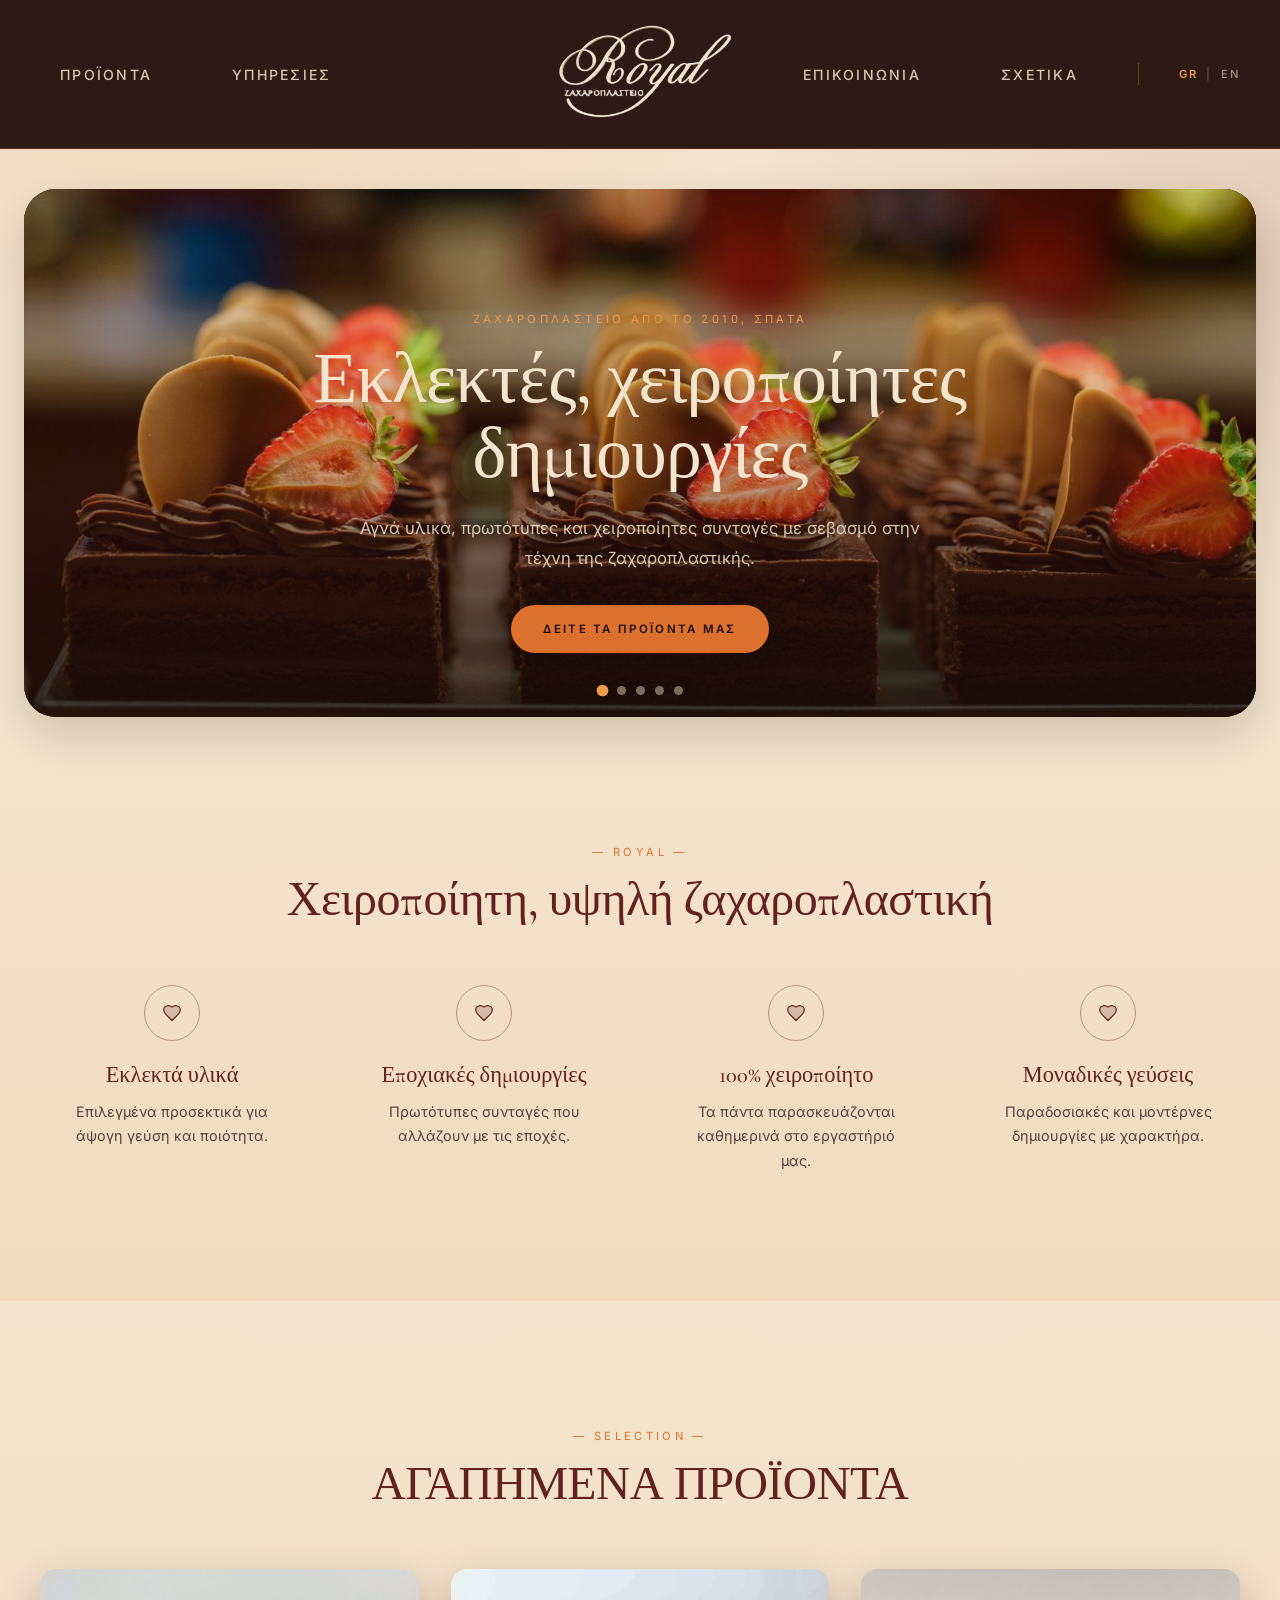
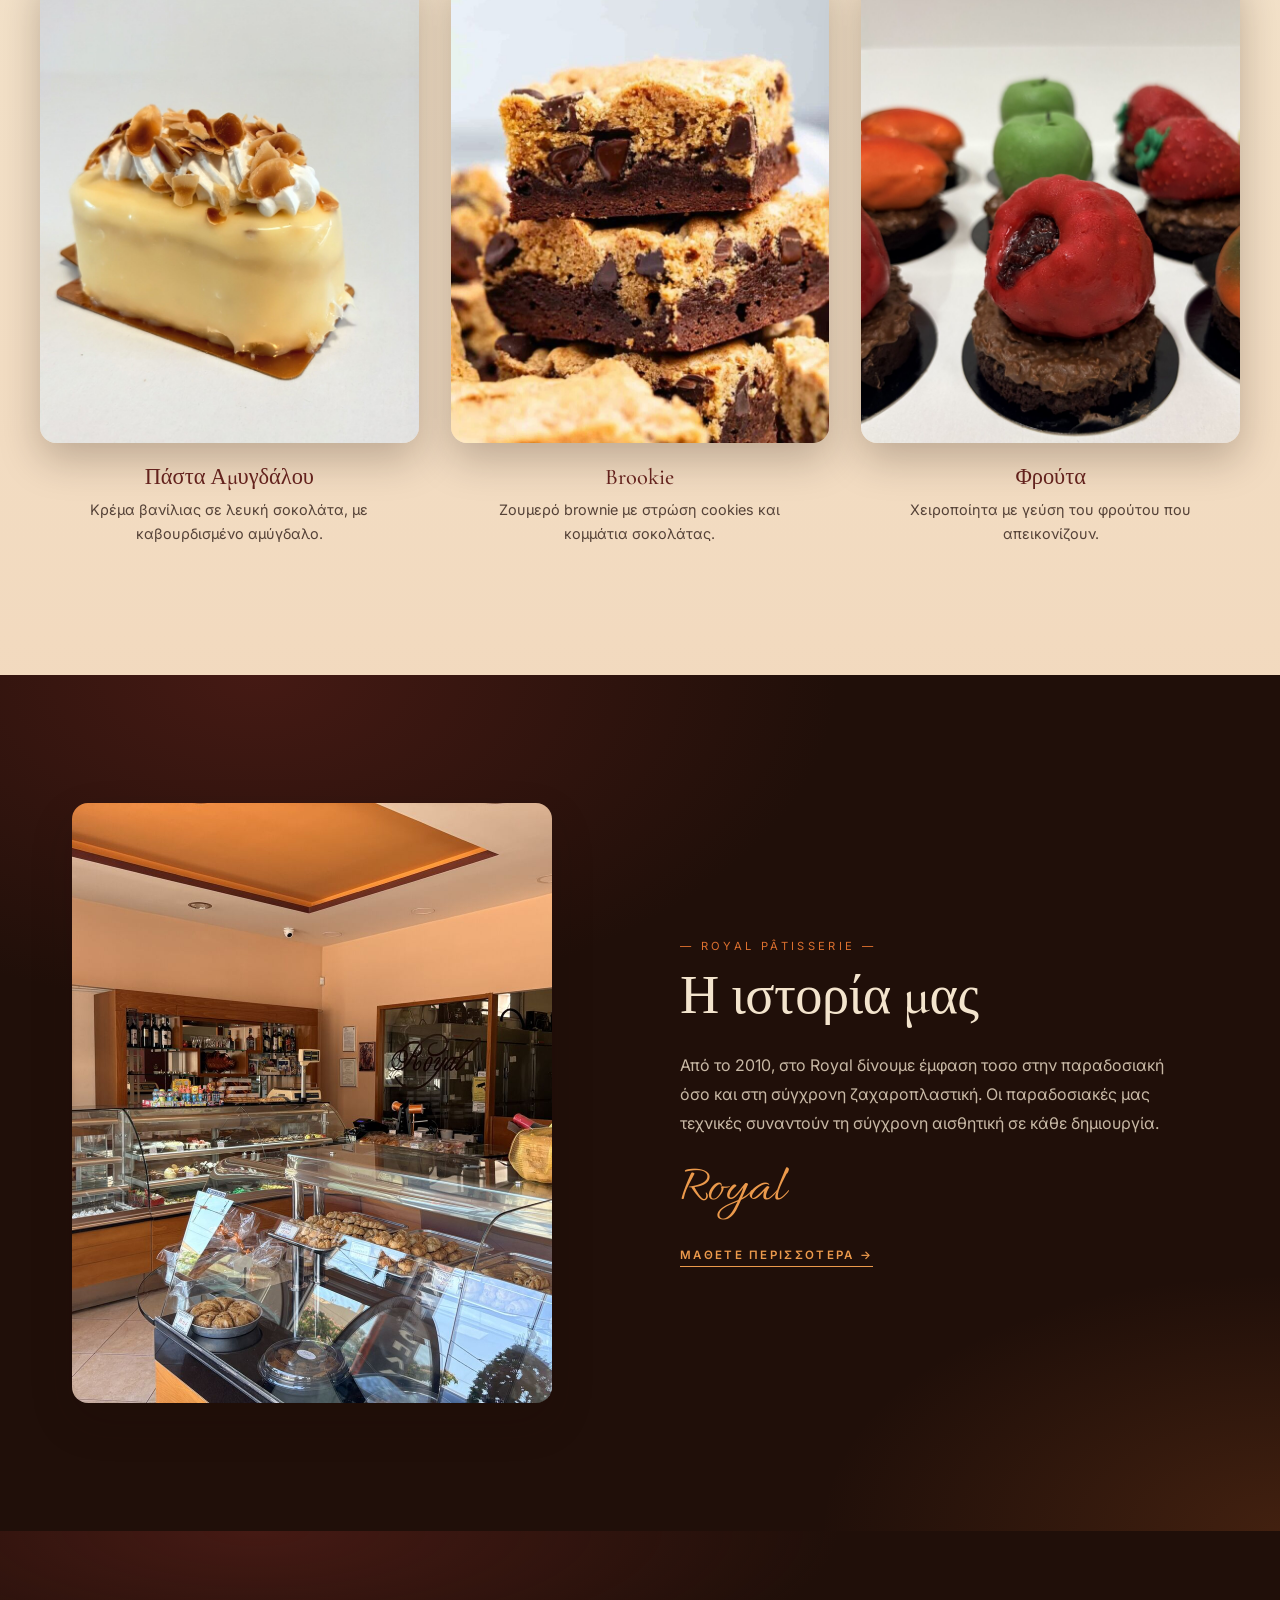
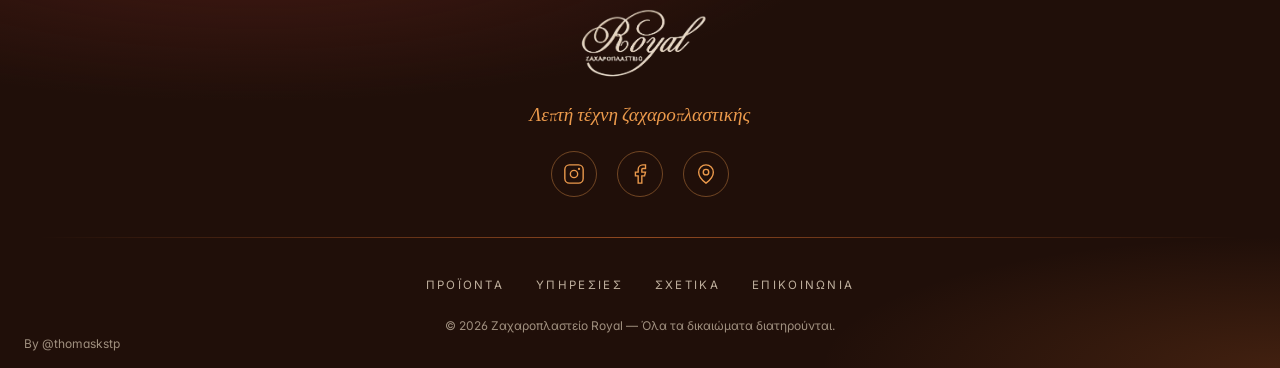
<file: index.html>
<!DOCTYPE html>
<html lang="el">
<head>
    <meta charset="UTF-8">
    <meta name="viewport" content="width=device-width, initial-scale=1.0">
    <title data-en="Ζαχαροπλαστείο Royal — Fine artisanal pastries">Ζαχαροπλαστείο Royal — Fine artisanal pastries</title>
    <meta name="description" content="Ζαχαροπλαστείο Royal στα Σπάτα — χειροποίητες τούρτες, παγωτά και γλυκά από το 2010. Αγνά υλικά, παραδοσιακές συνταγές, σύγχρονη αισθητική.">
    <meta property="og:type" content="website">
    <meta property="og:title" content="Ζαχαροπλαστείο Royal — Fine artisanal pastries">
    <meta property="og:description" content="Χειροποίητες τούρτες, παγωτά και γλυκά από το 2010. Αγνά υλικά, παραδοσιακές συνταγές, σύγχρονη αισθητική.">
    <meta property="og:image" content="https://zaxaroplasteioroyal.gr/images/carousel1.jpg">
    <meta property="og:url" content="https://zaxaroplasteioroyal.gr/index.html">
    <meta name="twitter:card" content="summary_large_image">
    <link rel="canonical" href="https://zaxaroplasteioroyal.gr/index.html">
    <link rel="stylesheet" href="style.css">
    <link rel="icon" type="image/png" sizes="1024x1024" href="/favicon_burgundy.png">
    <script type="application/ld+json">
    {
        "@context": "https://schema.org",
        "@type": "Bakery",
        "name": "Ζαχαροπλαστείο Royal",
        "image": "https://zaxaroplasteioroyal.gr/images/galaktoboureko.jpg",
        "url": "https://zaxaroplasteioroyal.gr",
        "telephone": "+30 210 663 4146",
        "address": {
            "@type": "PostalAddress",
            "streetAddress": "Βασ. Παύλου 178",
            "addressLocality": "Σπάτα",
            "addressCountry": "GR"
        },
        "servesCuisine": "Ζαχαροπλαστική",
        "areaServed": {
            "@type": "Place",
            "name": "Σπάτα και Ανατολική Αττική"
        },
        "foundingDate": "2010",
        "openingHoursSpecification": {
            "@type": "OpeningHoursSpecification",
            "dayOfWeek": [
                "Monday",
                "Tuesday",
                "Wednesday",
                "Thursday",
                "Friday",
                "Saturday",
                "Sunday"
            ],
            "opens": "09:00",
            "closes": "22:00"
        }
    }
    </script>
    <link rel="preconnect" href="https://fonts.googleapis.com">
    <link rel="preconnect" href="https://fonts.gstatic.com" crossorigin>
    <link href="https://fonts.googleapis.com/css2?family=Allura&family=Cormorant+Garamond:wght@400;500;600&family=Inter:wght@300;400;500;600&display=swap" rel="stylesheet">
</head>
<body>
    <!-- Sticky header: logo centered via the 3-column .navbar grid,
         nav links anchored to the outer edges with an even gap so the
         whole row reads as one evenly measured strip (see style.css) -->
    <header class="navbar" id="top">
        <div class="nav-left">
            <a href="products.html" data-en="Products">ΠΡΟΪΟΝΤΑ</a>
            <a href="services.html" data-en="Services">ΥΠΗΡΕΣΙΕΣ</a>
        </div>
        <div class="nav-logo">
            <!-- Two stacked logos: cream shows by default, orange fades
                 in on hover/focus (see .nav-logo-hover in style.css) -->
            <a href="index.html" aria-label="Royal home">
                <img src="images/logo_cream_trans.png" alt="Royal Logo" height="86" width="150">
                <img src="images/logo_orange_trans.png" alt="" class="nav-logo-hover" aria-hidden="true" height="86" width="150">
            </a>
        </div>
        <div class="nav-right">
            <a href="contact.html" data-en="Contact">ΕΠΙΚΟΙΝΩΝΙΑ</a>
            <a href="about.html" data-en="About us">ΣΧΕΤΙΚΑ</a>
            <span class="nav-vdivider" aria-hidden="true"></span>
            <!-- GR|EN toggle — see i18n.js for the swap logic -->
            <div class="nav-lang" aria-label="Language selector">
                <button type="button" class="lang-active" data-lang-btn="gr">GR</button>
                <span class="lang-divider">|</span>
                <button type="button" data-lang-btn="en">EN</button>
            </div>
        </div>
        <!-- Hamburger toggle: visible only on phones (≤780px). Reveals the
             existing nav links + GR|EN toggle as a dropdown — styled in
             style.css (.nav-toggle / .navbar.is-open), wired in animations.js -->
        <button type="button" class="nav-toggle" aria-label="Μενού" aria-expanded="false">
            <span></span>
            <span></span>
            <span></span>
        </button>
    </header>

    <main>
        <!-- Hero: full-bleed rounded image with bottom-anchored text
             and a chocolate-to-transparent gradient for contrast -->
        <section class="hero">
            <div class="hero-frame">
                <!-- Crossfade carousel: 5 slides auto-advance; dots are
                     built by animations.js. First slide starts active.
                     These are licensed stock shots (Pexels licence — free
                     commercial use, no attribution required), deliberately
                     kept separate from the shop's own photos, which are
                     used on the products/services pages. -->
                <div class="hero-carousel" role="group" aria-roledescription="carousel" aria-label="Royal pastries">
                    <img src="images/carousel1.jpg" alt="Εκλέρ με πραλίνα και αμύγδαλο" class="hero-img hero-slide is-active">
                    <img src="images/carousel2.jpg" alt="" aria-hidden="true" class="hero-img hero-slide" loading="lazy">
                    <img src="images/carousel3.jpg" alt="" aria-hidden="true" class="hero-img hero-slide" loading="lazy">
                    <img src="images/carousel4.jpg" alt="" aria-hidden="true" class="hero-img hero-slide" loading="lazy">
                    <img src="images/carousel5.jpg" alt="" aria-hidden="true" class="hero-img hero-slide" loading="lazy">
                </div>
                <div class="hero-overlay"></div>
                <div class="hero-text">
                    <p class="hero-eyebrow" data-en="Pâtisserie since 2010, Spata">Ζαχαροπλαστείο από το 2010, Σπάτα</p>
                    <h1 class="hero-h1" data-en="Fine, artisanal &amp; gourmet pastries">Εκλεκτές, χειροποίητες δημιουργίες</h1>
                    <p class="hero-sub" data-en="Every dessert crafted with passion, premium ingredients and three generations of know-how.">Αγνά υλικά, πρωτότυπες και χειροποίητες συνταγές με σεβασμό στην τέχνη της ζαχαροπλαστικής.</p>
                    <a href="products.html" class="hero-cta" data-en="Explore our products">ΔΕΙΤΕ ΤΑ ΠΡΟΪΟΝΤΑ ΜΑΣ</a>
                </div>
            </div>
        </section>

        <!-- Pillars: 4 short value props, each with a burgundy heart icon -->
        <section class="features">
            <div class="features-header">
                <p class="features-eyebrow">— ROYAL —</p>
                <h2 class="features-title" data-en="Handcrafted excellence">Χειροποίητη, υψηλή ζαχαροπλαστική</h2>
            </div>
            <div class="features-container">
                <div class="feature-item">
                    <div class="feature-icon">
                        <svg viewBox="0 0 24 24" fill="currentColor" fill-opacity="0.2" stroke="currentColor" stroke-width="1.5" stroke-linecap="round" stroke-linejoin="round" width="20" height="20"><path d="M19 14c1.49-1.46 3-3.21 3-5.5A5.5 5.5 0 0 0 16.5 3c-1.76 0-3 .5-4.5 2-1.5-1.5-2.74-2-4.5-2A5.5 5.5 0 0 0 2 8.5c0 2.3 1.5 4.05 3 5.5l7 7Z"/></svg>
                    </div>
                    <h3 class="feature-title" data-en="Quality ingredients">Εκλεκτά υλικά</h3>
                    <p class="feature-text" data-en="Carefully selected to ensure impeccable taste and quality.">Επιλεγμένα προσεκτικά για άψογη γεύση και ποιότητα.</p>
                </div>
                <div class="feature-item">
                    <div class="feature-icon">
                        <svg viewBox="0 0 24 24" fill="currentColor" fill-opacity="0.2" stroke="currentColor" stroke-width="1.5" stroke-linecap="round" stroke-linejoin="round" width="20" height="20"><path d="M19 14c1.49-1.46 3-3.21 3-5.5A5.5 5.5 0 0 0 16.5 3c-1.76 0-3 .5-4.5 2-1.5-1.5-2.74-2-4.5-2A5.5 5.5 0 0 0 2 8.5c0 2.3 1.5 4.05 3 5.5l7 7Z"/></svg>
                    </div>
                    <h3 class="feature-title" data-en="Seasonal creations">Εποχιακές δημιουργίες</h3>
                    <p class="feature-text" data-en="Original recipes that change with the seasons.">Πρωτότυπες συνταγές που αλλάζουν με τις εποχές.</p>
                </div>
                <div class="feature-item">
                    <div class="feature-icon">
                        <svg viewBox="0 0 24 24" fill="currentColor" fill-opacity="0.2" stroke="currentColor" stroke-width="1.5" stroke-linecap="round" stroke-linejoin="round" width="20" height="20"><path d="M19 14c1.49-1.46 3-3.21 3-5.5A5.5 5.5 0 0 0 16.5 3c-1.76 0-3 .5-4.5 2-1.5-1.5-2.74-2-4.5-2A5.5 5.5 0 0 0 2 8.5c0 2.3 1.5 4.05 3 5.5l7 7Z"/></svg>
                    </div>
                    <h3 class="feature-title" data-en="100% handcrafted">100% χειροποίητο</h3>
                    <p class="feature-text" data-en="Everything is handmade daily in our workshop.">Τα πάντα παρασκευάζονται καθημερινά στο εργαστήριό μας.</p>
                </div>
                <div class="feature-item">
                    <div class="feature-icon">
                        <svg viewBox="0 0 24 24" fill="currentColor" fill-opacity="0.2" stroke="currentColor" stroke-width="1.5" stroke-linecap="round" stroke-linejoin="round" width="20" height="20"><path d="M19 14c1.49-1.46 3-3.21 3-5.5A5.5 5.5 0 0 0 16.5 3c-1.76 0-3 .5-4.5 2-1.5-1.5-2.74-2-4.5-2A5.5 5.5 0 0 0 2 8.5c0 2.3 1.5 4.05 3 5.5l7 7Z"/></svg>
                    </div>
                    <h3 class="feature-title" data-en="Unique flavours">Μοναδικές γεύσεις</h3>
                    <p class="feature-text" data-en="Traditional and modern creations with character.">Παραδοσιακές και μοντέρνες δημιουργίες με χαρακτήρα.</p>
                </div>
            </div>
        </section>

        <!-- Favourites: a 3-item teaser for the full catalog on products.html -->
        <section class="products" id="products">
            <div class="products-header">
                <p class="products-eyebrow">— SELECTION —</p>
                <h2 class="products-title" data-en="Favourite products">ΑΓΑΠΗΜΕΝΑ ΠΡΟΪΟΝΤΑ</h2>
            </div>
            <div class="products-grid">
                <div class="product-card">
                    <div class="product-media">
                        <img src="images/favourite2.jpg" alt="Πάστα αμυγδάλου με λευκή σοκολάτα" class="product-img" loading="lazy">
                    </div>
                    <h3 class="product-name" data-en="Almond Pastry">Πάστα Αμυγδάλου</h3>
                    <p class="product-desc" data-en="Vanilla cream in white chocolate, with toasted almond flakes.">Κρέμα βανίλιας σε λευκή σοκολάτα, με καβουρδισμένο αμύγδαλο.</p>
                </div>
                <div class="product-card">
                    <div class="product-media">
                        <img src="images/favourite1.jpg" alt="Brookie με κομμάτια σοκολάτας" class="product-img" loading="lazy">
                    </div>
                    <h3 class="product-name" data-en="Brookie">Brookie</h3>
                    <p class="product-desc" data-en="Fudgy brownie under a chocolate-chip cookie layer.">Ζουμερό brownie με στρώση cookies και κομμάτια σοκολάτας.</p>
                </div>
                <div class="product-card">
                    <div class="product-media">
                        <img src="images/favourite3.jpg" alt="Αμυγδαλωτά σε σχήμα φρούτων" class="product-img" loading="lazy">
                    </div>
                    <h3 class="product-name" data-en="Fruits">Φρούτα</h3>
                    <p class="product-desc" data-en="Handmade, flavoured like the fruit they depict.">Χειροποίητα με γεύση του φρούτου που απεικονίζουν.</p>
                </div>
            </div>
        </section>

        <!-- Story: dark chocolate band with the shop's history + gold script signature -->
        <section class="story" id="about">
            <div class="story-image">
                <img src="images/homepageHistory.jpg" alt="Our pastry workshop" loading="lazy">
            </div>
            <div class="story-text">
                <p class="story-eyebrow">— ROYAL PÂTISSERIE —</p>
                <h2 class="story-title" data-en="Our story">Η ιστορία μας</h2>
                <p class="story-body" data-en="Since 2010, Royal has been a landmark of fine pastry. Our traditional techniques meet contemporary aesthetics in every creation.">Από το 2010, στο Royal δίνουμε έμφαση τοσο στην παραδοσιακή όσο και στη σύγχρονη ζαχαροπλαστική. Οι παραδοσιακές μας τεχνικές συναντούν τη σύγχρονη αισθητική σε κάθε δημιουργία.</p>
                <p class="story-signature">Royal</p>
                <a href="about.html" class="story-cta" data-en="Learn more →">ΜΑΘΕΤΕ ΠΕΡΙΣΣΟΤΕΡΑ →</a>
            </div>
        </section>
    </main>

    <!-- Shared footer: same markup/links on every page -->
    <footer class="footer">
        <div class="footer-top">
            <div class="footer-logo">
                <img src="images/logo_cream_trans.png" alt="Royal Logo" height="60" loading="lazy">
                <p class="footer-tagline" data-en="The fine art of pâtisserie">Λεπτή τέχνη ζαχαροπλαστικής</p>
            </div>
            <div class="footer-social">
                <a href="https://www.instagram.com/zaxaroplasteio_royal/" class="social-link" aria-label="Instagram" target="_blank" rel="noopener">
                    <svg width="20" height="20" viewBox="0 0 24 24" fill="none" stroke="currentColor" stroke-width="1.5">
                        <rect x="2" y="2" width="20" height="20" rx="5"/>
                        <circle cx="12" cy="12" r="4"/>
                        <circle cx="17.5" cy="6.5" r="0.5" fill="currentColor"/>
                    </svg>
                </a>
                <a href="https://www.facebook.com/zaxaroplasteio.royal/" class="social-link" aria-label="Facebook" target="_blank" rel="noopener">
                    <svg width="20" height="20" viewBox="0 0 24 24" fill="none" stroke="currentColor" stroke-width="1.5">
                        <path d="M18 2h-3a5 5 0 0 0-5 5v3H7v4h3v8h4v-8h3l1-4h-4V7a1 1 0 0 1 1-1h3z"/>
                    </svg>
                </a>
                <a href="https://www.google.com/maps/search/?api=1&amp;query=%CE%96%CE%B1%CF%87%CE%B1%CF%81%CE%BF%CF%80%CE%BB%CE%B1%CF%83%CF%84%CE%B5%CE%AF%CE%BF%20Royal%2C%20%CE%92%CE%B1%CF%83.%20%CE%A0%CE%B1%CF%8D%CE%BB%CE%BF%CF%85%20178%2C%20%CE%A3%CF%80%CE%AC%CF%84%CE%B1%20190%2004" class="social-link" aria-label="Google Maps" target="_blank" rel="noopener">
                    <svg width="20" height="20" viewBox="0 0 24 24" fill="none" stroke="currentColor" stroke-width="1.5">
                        <path d="M20 10c0 6-8 12-8 12s-8-6-8-12a8 8 0 0 1 16 0Z"/>
                        <circle cx="12" cy="10" r="3"/>
                    </svg>
                </a>
            </div>
        </div>
        <div class="footer-divider"></div>
        <nav class="footer-nav">
            <a href="products.html" data-en="Products">ΠΡΟΪΟΝΤΑ</a>
            <a href="services.html" data-en="Services">ΥΠΗΡΕΣΙΕΣ</a>
            <a href="about.html" data-en="About us">ΣΧΕΤΙΚΑ</a>
            <a href="contact.html" data-en="Contact">ΕΠΙΚΟΙΝΩΝΙΑ</a>
        </nav>
        <div class="footer-credit">
            <a href="https://github.com/thomaskstp/Zaxaroplasteio-Royal-website" target="_blank" rel="noopener" data-en="By @thomaskstp">By @thomaskstp</a>
        </div>
        <p class="footer-copy" data-en="© 2026 Royal Pâtisserie — All rights reserved.">© 2026 Ζαχαροπλαστείο Royal — Όλα τα δικαιώματα διατηρούνται.</p>
    </footer>

    <script src="i18n.js"></script>
    <script src="animations.js"></script>
</body>
</html>
</file>
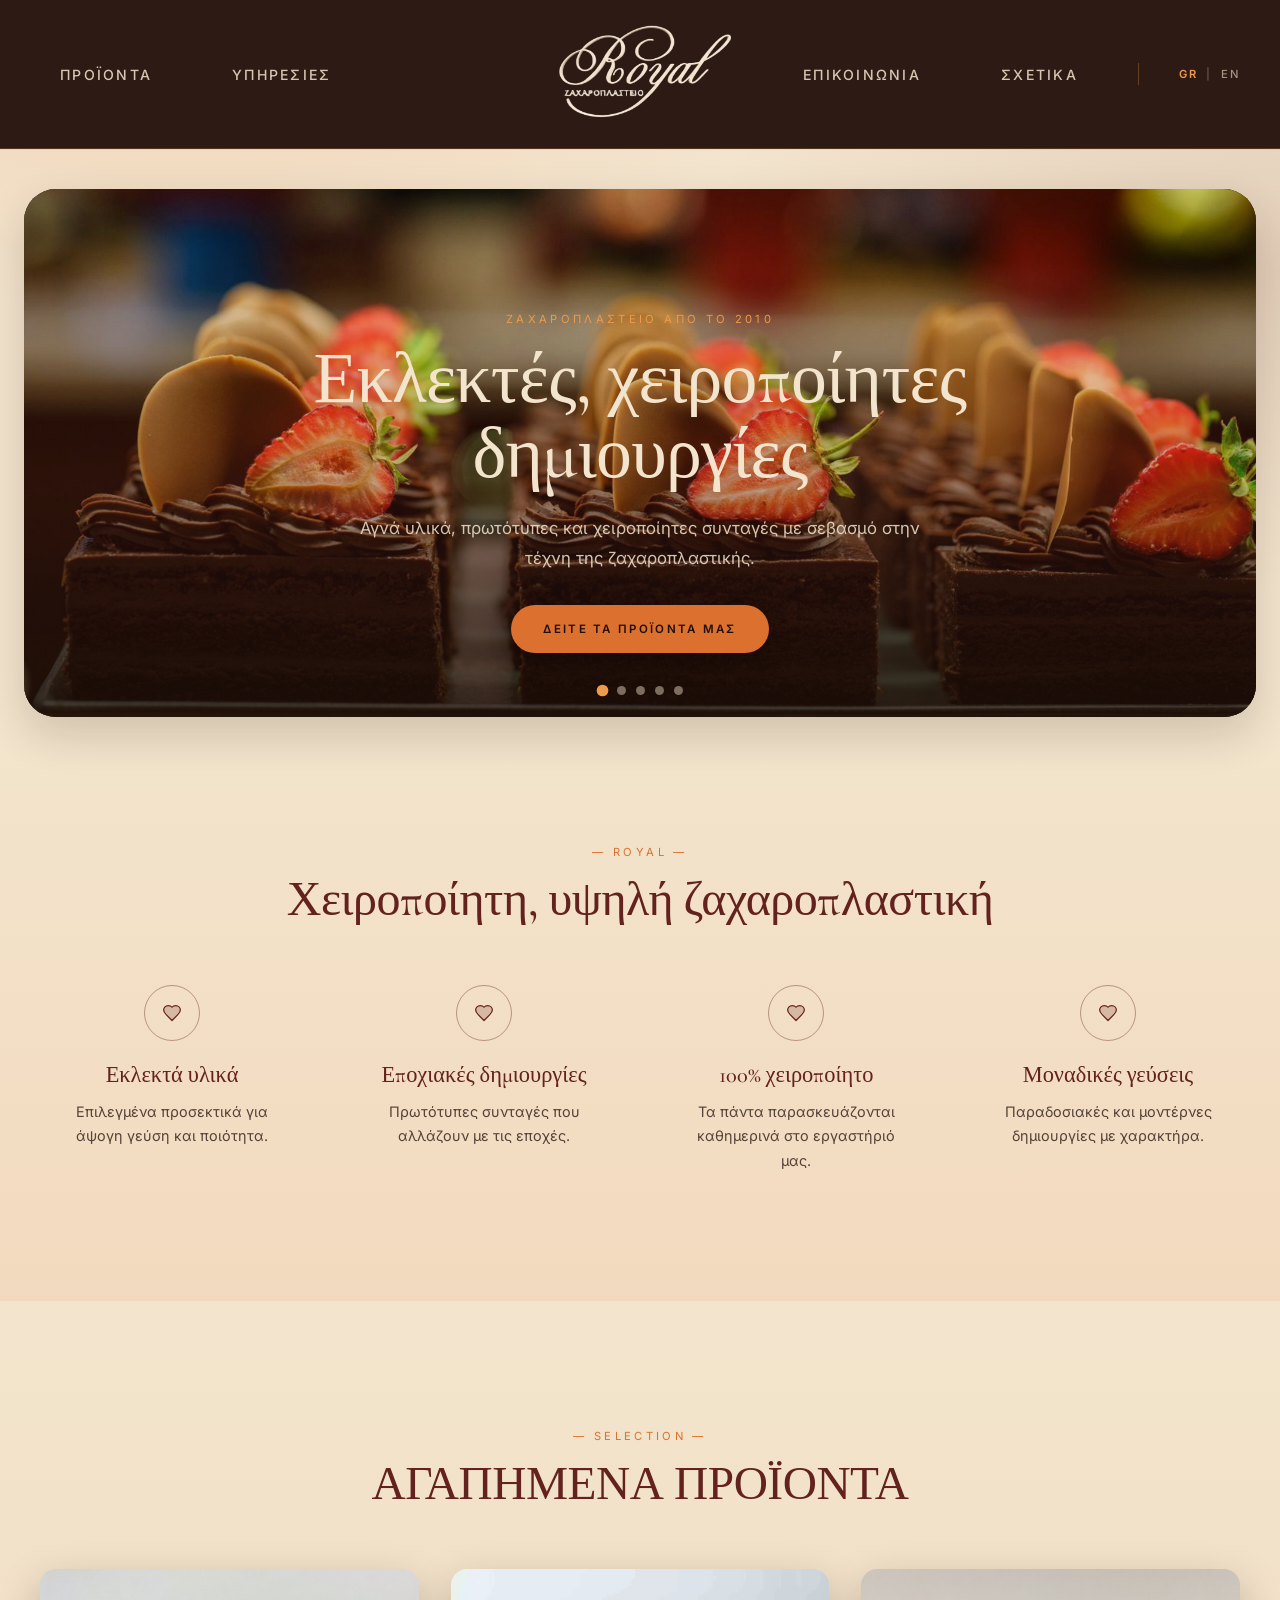
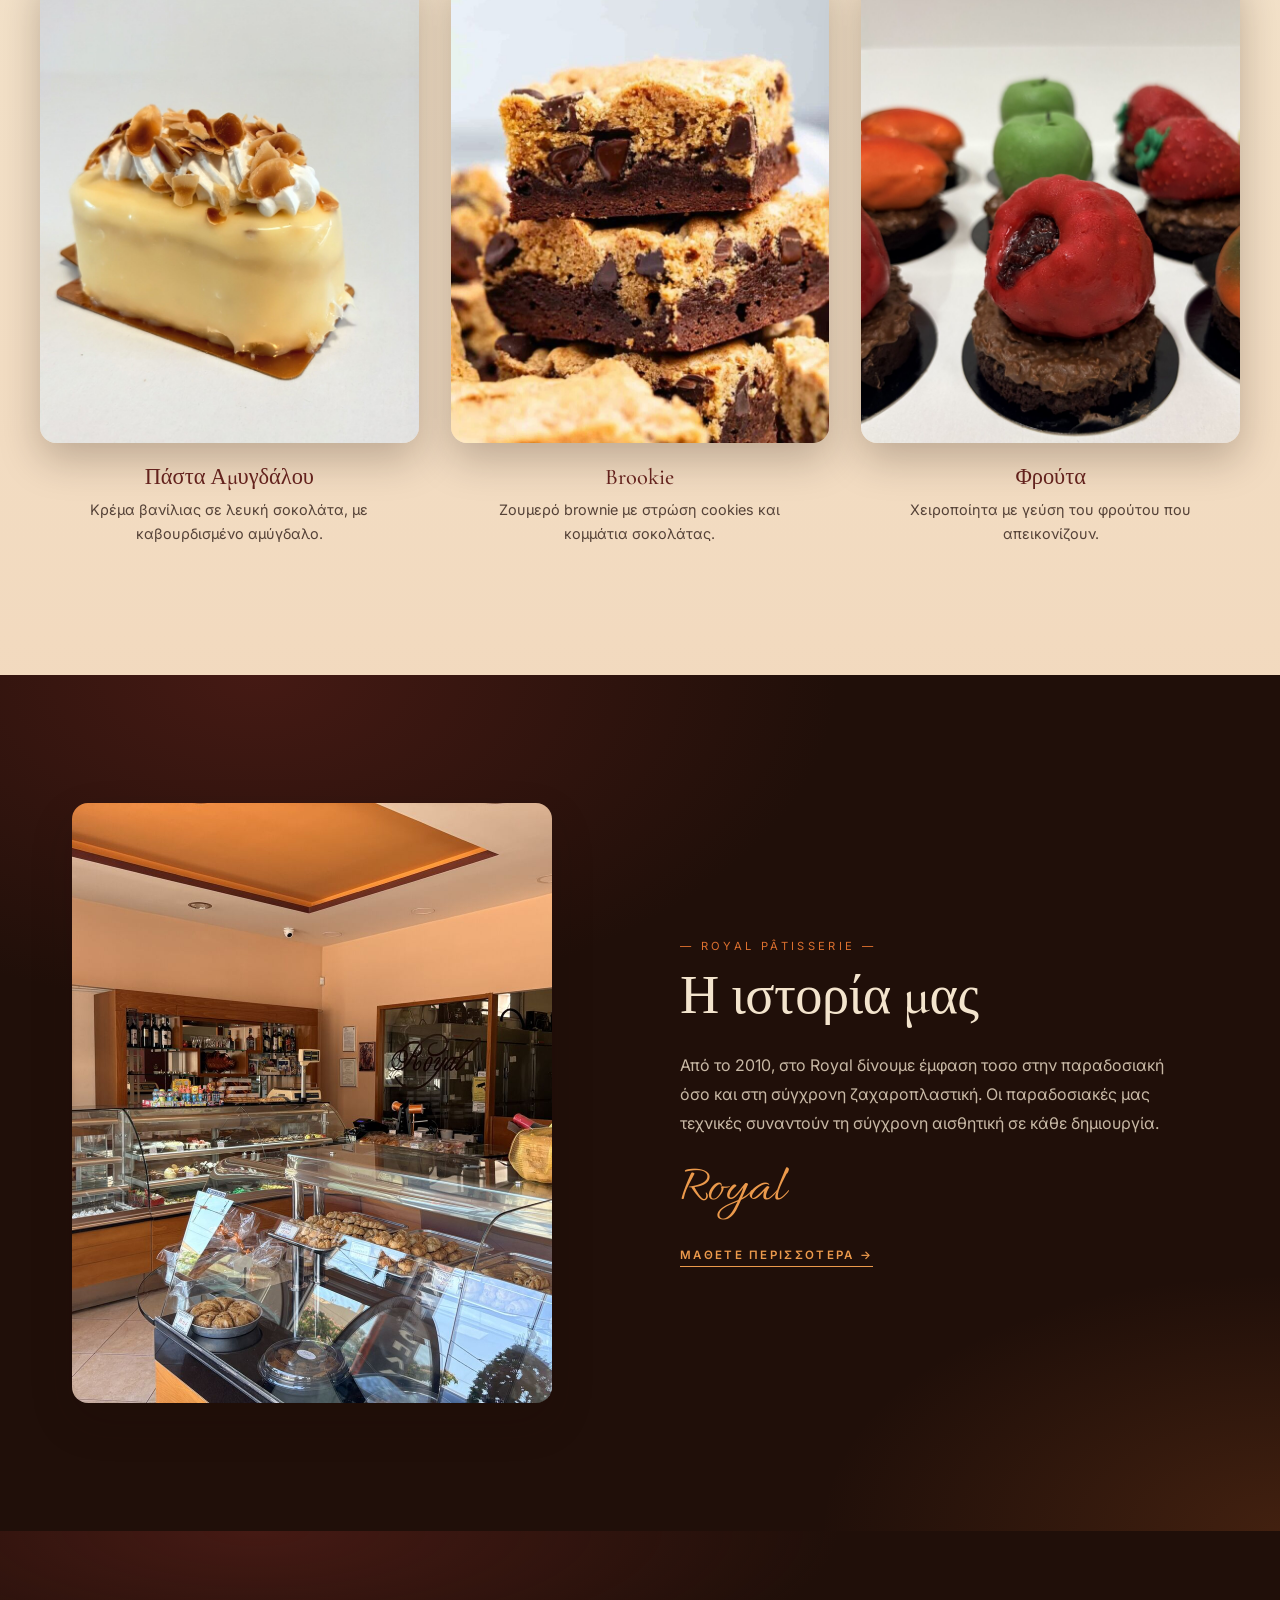
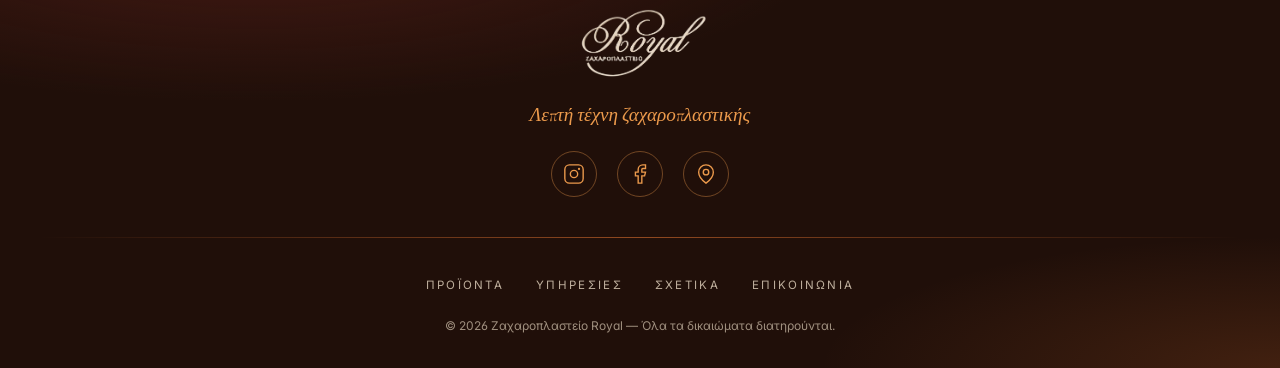
<file: src/index.html>
<!DOCTYPE html>
<html lang="el">
<head>
    <meta charset="UTF-8">
    <meta name="viewport" content="width=device-width, initial-scale=1.0">
    <title data-en="Ζαχαροπλαστείο Royal — Fine artisanal pastries">Ζαχαροπλαστείο Royal — Fine artisanal pastries</title>
    <meta name="description" content="Ζαχαροπλαστείο Royal στη Σπάτα — χειροποίητες τούρτες, παγωτά και γλυκά από το 2010. Αγνά υλικά, παραδοσιακές συνταγές, σύγχρονη αισθητική.">
    <meta property="og:type" content="website">
    <meta property="og:title" content="Ζαχαροπλαστείο Royal — Fine artisanal pastries">
    <meta property="og:description" content="Χειροποίητες τούρτες, παγωτά και γλυκά από το 2010. Αγνά υλικά, παραδοσιακές συνταγές, σύγχρονη αισθητική.">
    <meta property="og:image" content="https://zaxaroplasteioroyal.gr/images/carousel1.jpg">
    <meta property="og:url" content="https://zaxaroplasteioroyal.gr/index.html">
    <meta name="twitter:card" content="summary_large_image">
    <link rel="canonical" href="https://zaxaroplasteioroyal.gr/index.html">
    <link rel="stylesheet" href="style.css">
    <link rel="icon" type="image/png" href="images/favicon_white.png">
    <link rel="preconnect" href="https://fonts.googleapis.com">
    <link rel="preconnect" href="https://fonts.gstatic.com" crossorigin>
    <link href="https://fonts.googleapis.com/css2?family=Allura&family=Cormorant+Garamond:wght@400;500;600&family=Inter:wght@300;400;500;600&display=swap" rel="stylesheet">
</head>
<body>
    <!-- Sticky header: logo centered via the 3-column .navbar grid,
         nav links anchored to the outer edges with an even gap so the
         whole row reads as one evenly measured strip (see style.css) -->
    <header class="navbar" id="top">
        <div class="nav-left">
            <a href="products.html" data-en="Products">ΠΡΟΪΟΝΤΑ</a>
            <a href="services.html" data-en="Services">ΥΠΗΡΕΣΙΕΣ</a>
        </div>
        <div class="nav-logo">
            <!-- Two stacked logos: cream shows by default, orange fades
                 in on hover/focus (see .nav-logo-hover in style.css) -->
            <a href="index.html" aria-label="Royal home">
                <img src="images/logo_cream_trans.png" alt="Royal Logo" height="86" width="150">
                <img src="images/logo_orange_trans.png" alt="" class="nav-logo-hover" aria-hidden="true" height="86" width="150">
            </a>
        </div>
        <div class="nav-right">
            <a href="contact.html" data-en="Contact">ΕΠΙΚΟΙΝΩΝΙΑ</a>
            <a href="about.html" data-en="About us">ΣΧΕΤΙΚΑ</a>
            <span class="nav-vdivider" aria-hidden="true"></span>
            <!-- GR|EN toggle — see i18n.js for the swap logic -->
            <div class="nav-lang" aria-label="Language selector">
                <button type="button" class="lang-active" data-lang-btn="gr">GR</button>
                <span class="lang-divider">|</span>
                <button type="button" data-lang-btn="en">EN</button>
            </div>
        </div>
        <!-- Hamburger toggle: visible only on phones (≤780px). Reveals the
             existing nav links + GR|EN toggle as a dropdown — styled in
             style.css (.nav-toggle / .navbar.is-open), wired in animations.js -->
        <button type="button" class="nav-toggle" aria-label="Μενού" aria-expanded="false">
            <span></span>
            <span></span>
            <span></span>
        </button>
    </header>

    <main>
        <!-- Hero: full-bleed rounded image with bottom-anchored text
             and a chocolate-to-transparent gradient for contrast -->
        <section class="hero">
            <div class="hero-frame">
                <!-- Crossfade carousel: 5 slides auto-advance; dots are
                     built by animations.js. First slide starts active.
                     These are licensed stock shots (Pexels licence — free
                     commercial use, no attribution required), deliberately
                     kept separate from the shop's own photos, which are
                     used on the products/services pages. -->
                <div class="hero-carousel" role="group" aria-roledescription="carousel" aria-label="Royal pastries">
                    <img src="images/carousel1.jpg" alt="Εκλέρ με πραλίνα και αμύγδαλο" class="hero-img hero-slide is-active">
                    <img src="images/carousel2.jpg" alt="" aria-hidden="true" class="hero-img hero-slide" loading="lazy">
                    <img src="images/carousel3.jpg" alt="" aria-hidden="true" class="hero-img hero-slide" loading="lazy">
                    <img src="images/carousel4.jpg" alt="" aria-hidden="true" class="hero-img hero-slide" loading="lazy">
                    <img src="images/carousel5.jpg" alt="" aria-hidden="true" class="hero-img hero-slide" loading="lazy">
                </div>
                <div class="hero-overlay"></div>
                <div class="hero-text">
                    <p class="hero-eyebrow" data-en="Pâtisserie since 2010">Ζαχαροπλαστείο από το 2010</p>
                    <h1 class="hero-h1" data-en="Fine, artisanal &amp; gourmet pastries">Εκλεκτές, χειροποίητες δημιουργίες</h1>
                    <p class="hero-sub" data-en="Every dessert crafted with passion, premium ingredients and three generations of know-how.">Αγνά υλικά, πρωτότυπες και χειροποίητες συνταγές με σεβασμό στην τέχνη της ζαχαροπλαστικής.</p>
                    <a href="products.html" class="hero-cta" data-en="Explore our products">ΔΕΙΤΕ ΤΑ ΠΡΟΪΟΝΤΑ ΜΑΣ</a>
                </div>
            </div>
        </section>

        <!-- Pillars: 4 short value props, each with a burgundy heart icon -->
        <section class="features">
            <div class="features-header">
                <p class="features-eyebrow">— ROYAL —</p>
                <h2 class="features-title" data-en="Handcrafted excellence">Χειροποίητη, υψηλή ζαχαροπλαστική</h2>
            </div>
            <div class="features-container">
                <div class="feature-item">
                    <div class="feature-icon">
                        <svg viewBox="0 0 24 24" fill="currentColor" fill-opacity="0.2" stroke="currentColor" stroke-width="1.5" stroke-linecap="round" stroke-linejoin="round" width="20" height="20"><path d="M19 14c1.49-1.46 3-3.21 3-5.5A5.5 5.5 0 0 0 16.5 3c-1.76 0-3 .5-4.5 2-1.5-1.5-2.74-2-4.5-2A5.5 5.5 0 0 0 2 8.5c0 2.3 1.5 4.05 3 5.5l7 7Z"/></svg>
                    </div>
                    <h3 class="feature-title" data-en="Quality ingredients">Εκλεκτά υλικά</h3>
                    <p class="feature-text" data-en="Carefully selected to ensure impeccable taste and quality.">Επιλεγμένα προσεκτικά για άψογη γεύση και ποιότητα.</p>
                </div>
                <div class="feature-item">
                    <div class="feature-icon">
                        <svg viewBox="0 0 24 24" fill="currentColor" fill-opacity="0.2" stroke="currentColor" stroke-width="1.5" stroke-linecap="round" stroke-linejoin="round" width="20" height="20"><path d="M19 14c1.49-1.46 3-3.21 3-5.5A5.5 5.5 0 0 0 16.5 3c-1.76 0-3 .5-4.5 2-1.5-1.5-2.74-2-4.5-2A5.5 5.5 0 0 0 2 8.5c0 2.3 1.5 4.05 3 5.5l7 7Z"/></svg>
                    </div>
                    <h3 class="feature-title" data-en="Seasonal creations">Εποχιακές δημιουργίες</h3>
                    <p class="feature-text" data-en="Original recipes that change with the seasons.">Πρωτότυπες συνταγές που αλλάζουν με τις εποχές.</p>
                </div>
                <div class="feature-item">
                    <div class="feature-icon">
                        <svg viewBox="0 0 24 24" fill="currentColor" fill-opacity="0.2" stroke="currentColor" stroke-width="1.5" stroke-linecap="round" stroke-linejoin="round" width="20" height="20"><path d="M19 14c1.49-1.46 3-3.21 3-5.5A5.5 5.5 0 0 0 16.5 3c-1.76 0-3 .5-4.5 2-1.5-1.5-2.74-2-4.5-2A5.5 5.5 0 0 0 2 8.5c0 2.3 1.5 4.05 3 5.5l7 7Z"/></svg>
                    </div>
                    <h3 class="feature-title" data-en="100% handcrafted">100% χειροποίητο</h3>
                    <p class="feature-text" data-en="Everything is handmade daily in our workshop.">Τα πάντα παρασκευάζονται καθημερινά στο εργαστήριό μας.</p>
                </div>
                <div class="feature-item">
                    <div class="feature-icon">
                        <svg viewBox="0 0 24 24" fill="currentColor" fill-opacity="0.2" stroke="currentColor" stroke-width="1.5" stroke-linecap="round" stroke-linejoin="round" width="20" height="20"><path d="M19 14c1.49-1.46 3-3.21 3-5.5A5.5 5.5 0 0 0 16.5 3c-1.76 0-3 .5-4.5 2-1.5-1.5-2.74-2-4.5-2A5.5 5.5 0 0 0 2 8.5c0 2.3 1.5 4.05 3 5.5l7 7Z"/></svg>
                    </div>
                    <h3 class="feature-title" data-en="Unique flavours">Μοναδικές γεύσεις</h3>
                    <p class="feature-text" data-en="Traditional and modern creations with character.">Παραδοσιακές και μοντέρνες δημιουργίες με χαρακτήρα.</p>
                </div>
            </div>
        </section>

        <!-- Favourites: a 3-item teaser for the full catalog on products.html -->
        <section class="products" id="products">
            <div class="products-header">
                <p class="products-eyebrow">— SELECTION —</p>
                <h2 class="products-title" data-en="Favourite products">ΑΓΑΠΗΜΕΝΑ ΠΡΟΪΟΝΤΑ</h2>
            </div>
            <div class="products-grid">
                <div class="product-card">
                    <div class="product-media">
                        <img src="images/favourite2.jpg" alt="Πάστα αμυγδάλου με λευκή σοκολάτα" class="product-img" loading="lazy">
                    </div>
                    <h3 class="product-name" data-en="Almond Pastry">Πάστα Αμυγδάλου</h3>
                    <p class="product-desc" data-en="Vanilla cream in white chocolate, with toasted almond flakes.">Κρέμα βανίλιας σε λευκή σοκολάτα, με καβουρδισμένο αμύγδαλο.</p>
                </div>
                <div class="product-card">
                    <div class="product-media">
                        <img src="images/favourite1.jpg" alt="Brookie με κομμάτια σοκολάτας" class="product-img" loading="lazy">
                    </div>
                    <h3 class="product-name" data-en="Brookie">Brookie</h3>
                    <p class="product-desc" data-en="Fudgy brownie under a chocolate-chip cookie layer.">Ζουμερό brownie με στρώση cookies και κομμάτια σοκολάτας.</p>
                </div>
                <div class="product-card">
                    <div class="product-media">
                        <img src="images/favourite3.jpg" alt="Αμυγδαλωτά σε σχήμα φρούτων" class="product-img" loading="lazy">
                    </div>
                    <h3 class="product-name" data-en="Fruits">Φρούτα</h3>
                    <p class="product-desc" data-en="Handmade, flavoured like the fruit they depict.">Χειροποίητα με γεύση του φρούτου που απεικονίζουν.</p>
                </div>
            </div>
        </section>

        <!-- Story: dark chocolate band with the shop's history + gold script signature -->
        <section class="story" id="about">
            <div class="story-image">
                <img src="images/homepageHistory.jpg" alt="Our pastry workshop" loading="lazy">
            </div>
            <div class="story-text">
                <p class="story-eyebrow">— ROYAL PÂTISSERIE —</p>
                <h2 class="story-title" data-en="Our story">Η ιστορία μας</h2>
                <p class="story-body" data-en="Since 2010, Royal has been a landmark of fine pastry. Our traditional techniques meet contemporary aesthetics in every creation.">Από το 2010, στο Royal δίνουμε έμφαση τοσο στην παραδοσιακή όσο και στη σύγχρονη ζαχαροπλαστική. Οι παραδοσιακές μας τεχνικές συναντούν τη σύγχρονη αισθητική σε κάθε δημιουργία.</p>
                <p class="story-signature">Royal</p>
                <a href="about.html" class="story-cta" data-en="Learn more →">ΜΑΘΕΤΕ ΠΕΡΙΣΣΟΤΕΡΑ →</a>
            </div>
        </section>
    </main>

    <!-- Shared footer: same markup/links on every page -->
    <footer class="footer">
        <div class="footer-top">
            <div class="footer-logo">
                <img src="images/logo_cream_trans.png" alt="Royal Logo" height="60" loading="lazy">
                <p class="footer-tagline" data-en="The fine art of pâtisserie">Λεπτή τέχνη ζαχαροπλαστικής</p>
            </div>
            <div class="footer-social">
                <a href="https://www.instagram.com/zaxaroplasteio_royal/" class="social-link" aria-label="Instagram" target="_blank" rel="noopener">
                    <svg width="20" height="20" viewBox="0 0 24 24" fill="none" stroke="currentColor" stroke-width="1.5">
                        <rect x="2" y="2" width="20" height="20" rx="5"/>
                        <circle cx="12" cy="12" r="4"/>
                        <circle cx="17.5" cy="6.5" r="0.5" fill="currentColor"/>
                    </svg>
                </a>
                <a href="https://www.facebook.com/zaxaroplasteio.royal/" class="social-link" aria-label="Facebook" target="_blank" rel="noopener">
                    <svg width="20" height="20" viewBox="0 0 24 24" fill="none" stroke="currentColor" stroke-width="1.5">
                        <path d="M18 2h-3a5 5 0 0 0-5 5v3H7v4h3v8h4v-8h3l1-4h-4V7a1 1 0 0 1 1-1h3z"/>
                    </svg>
                </a>
                <a href="https://share.google/yxiHzfwpHjZptldyn" class="social-link" aria-label="Google Maps" target="_blank" rel="noopener">
                    <svg width="20" height="20" viewBox="0 0 24 24" fill="none" stroke="currentColor" stroke-width="1.5">
                        <path d="M20 10c0 6-8 12-8 12s-8-6-8-12a8 8 0 0 1 16 0Z"/>
                        <circle cx="12" cy="10" r="3"/>
                    </svg>
                </a>
            </div>
        </div>
        <div class="footer-divider"></div>
        <nav class="footer-nav">
            <a href="products.html" data-en="Products">ΠΡΟΪΟΝΤΑ</a>
            <a href="services.html" data-en="Services">ΥΠΗΡΕΣΙΕΣ</a>
            <a href="about.html" data-en="About us">ΣΧΕΤΙΚΑ</a>
            <a href="contact.html" data-en="Contact">ΕΠΙΚΟΙΝΩΝΙΑ</a>
        </nav>
        <p class="footer-copy" data-en="© 2026 Royal Pâtisserie — All rights reserved.">© 2026 Ζαχαροπλαστείο Royal — Όλα τα δικαιώματα διατηρούνται.</p>
    </footer>

    <script src="i18n.js"></script>
    <script src="animations.js"></script>
</body>
</html>
</file>
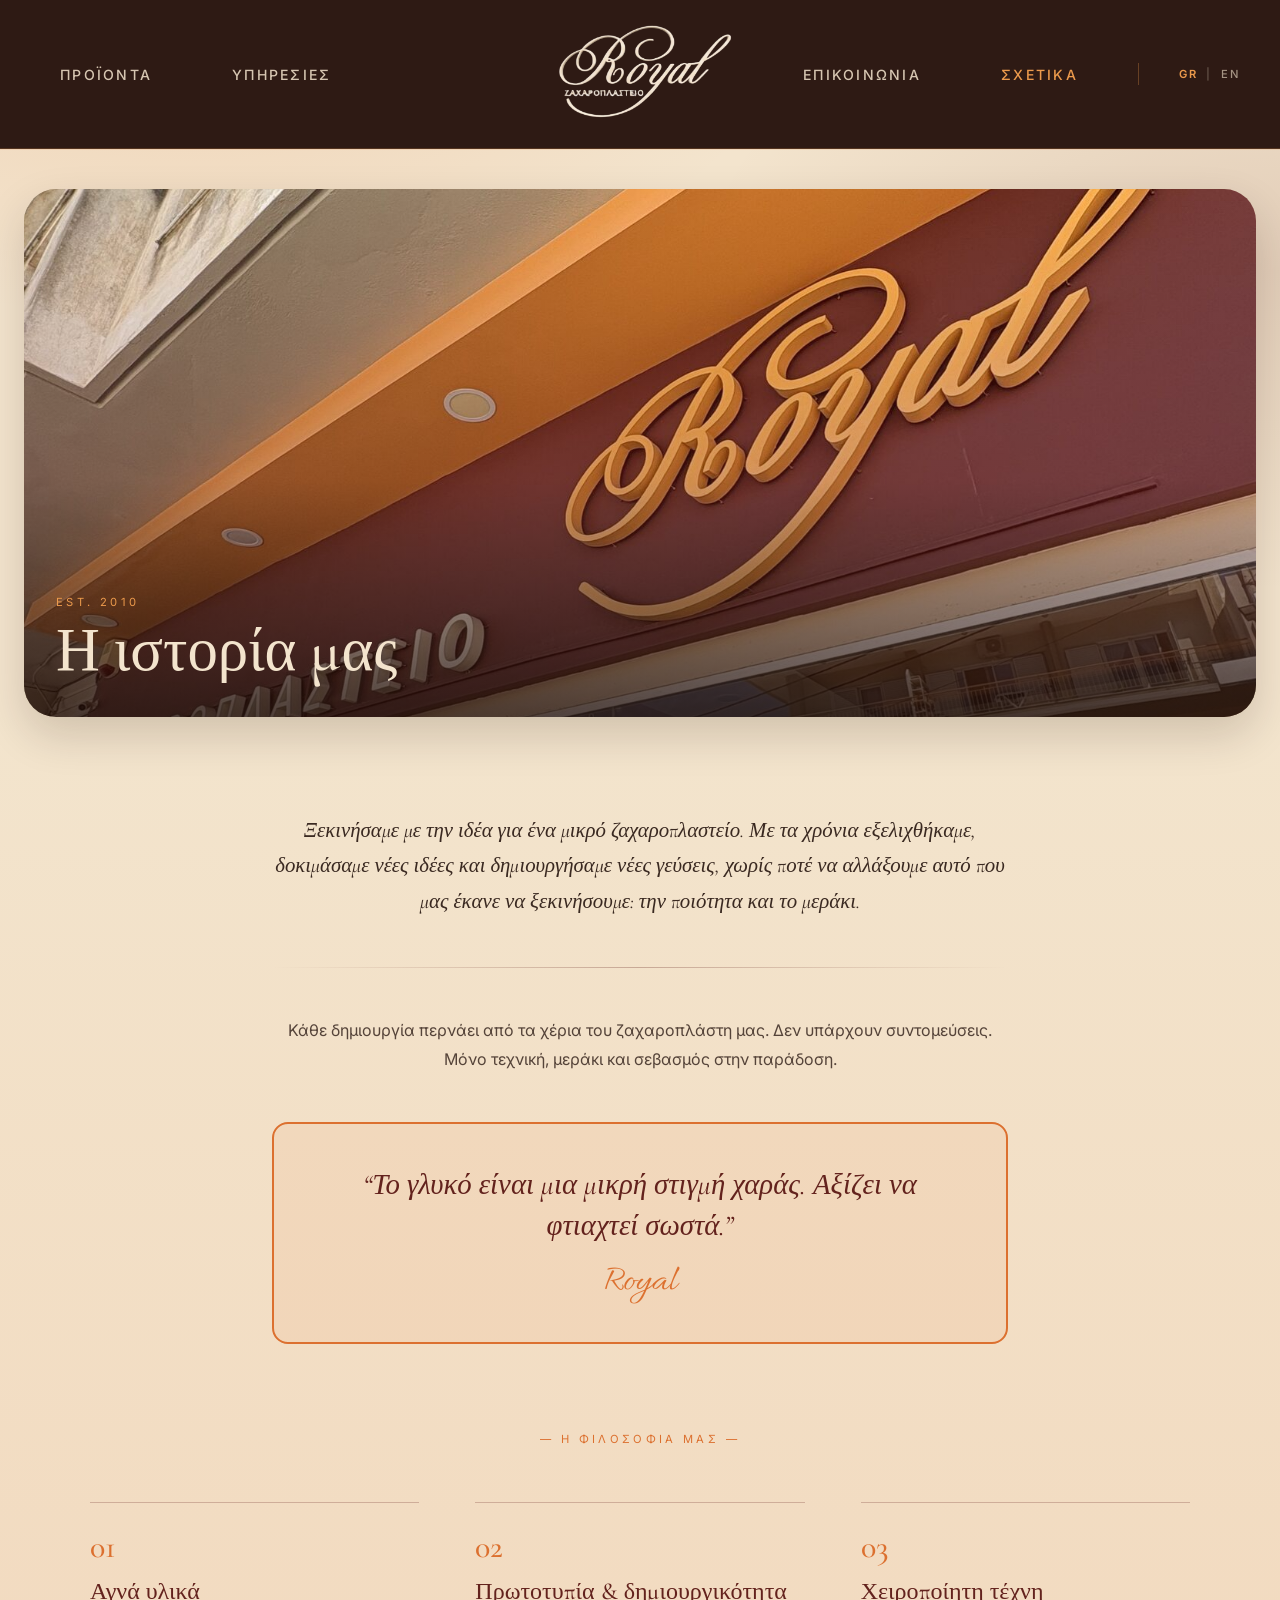
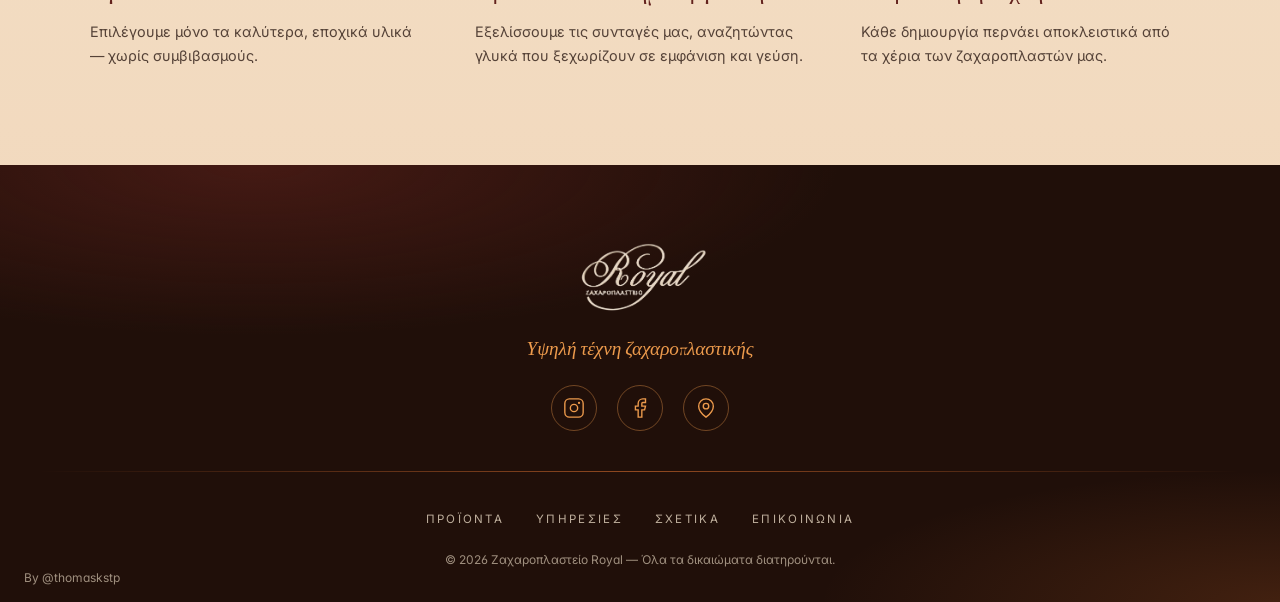
<file: about.html>
<!DOCTYPE html>
<html lang="el">
<head>
    <meta charset="UTF-8">
    <meta name="viewport" content="width=device-width, initial-scale=1.0">
    <title data-en="About — Royal Pâtisserie">Σχετικά — Ζαχαροπλαστείο Royal</title>
    <meta name="description" content="Από το 2010, το Royal συνδυάζει παραδοσιακή τεχνική με σύγχρονη αισθητική σε κάθε χειροποίητη δημιουργία.">
    <meta property="og:type" content="website">
    <meta property="og:title" content="Σχετικά — Ζαχαροπλαστείο Royal">
    <meta property="og:description" content="Από το 2010, το Royal συνδυάζει παραδοσιακή τεχνική με σύγχρονη αισθητική σε κάθε χειροποίητη δημιουργία.">
    <meta property="og:image" content="https://zaxaroplasteioroyal.gr/images/history.JPG">
    <meta property="og:url" content="https://zaxaroplasteioroyal.gr/about.html">
    <meta name="twitter:card" content="summary_large_image">
    <link rel="canonical" href="https://zaxaroplasteioroyal.gr/about.html">
    <link rel="stylesheet" href="style.css">
    <link rel="icon" type="image/png" sizes="1024x1024" href="/favicon_burgundy.png">
    <link rel="preconnect" href="https://fonts.googleapis.com">
    <link rel="preconnect" href="https://fonts.gstatic.com" crossorigin>
    <link href="https://fonts.googleapis.com/css2?family=Allura&family=Cormorant+Garamond:wght@400;500;600&family=Inter:wght@300;400;500;600&display=swap" rel="stylesheet">
</head>
<body>
    <header class="navbar" id="top">
        <div class="nav-left">
            <a href="products.html" data-en="Products">ΠΡΟΪΟΝΤΑ</a>
            <a href="services.html" data-en="Services">ΥΠΗΡΕΣΙΕΣ</a>
        </div>
        <div class="nav-logo">
            <a href="index.html" aria-label="Royal home">
                <img src="images/logo_cream_trans.png" alt="Royal Logo" height="86" width="150">
                <img src="images/logo_orange_trans.png" alt="" class="nav-logo-hover" aria-hidden="true" height="86" width="150">
            </a>
        </div>
        <div class="nav-right">
            <a href="contact.html" data-en="Contact">ΕΠΙΚΟΙΝΩΝΙΑ</a>
            <a href="about.html" aria-current="page" data-en="About us">ΣΧΕΤΙΚΑ</a>
            <span class="nav-vdivider" aria-hidden="true"></span>
            <div class="nav-lang" aria-label="Language selector">
                <button type="button" class="lang-active" data-lang-btn="gr">GR</button>
                <span class="lang-divider">|</span>
                <button type="button" data-lang-btn="en">EN</button>
            </div>
        </div>
        <!-- Hamburger toggle: visible only on phones (≤780px). Reveals the
             existing nav links + GR|EN toggle as a dropdown — styled in
             style.css (.nav-toggle / .navbar.is-open), wired in animations.js -->
        <button type="button" class="nav-toggle" aria-label="Μενού" aria-expanded="false">
            <span></span>
            <span></span>
            <span></span>
        </button>
    </header>

    <main>
        <!-- Storefront banner: same rounded-frame + bottom gradient
             treatment as the homepage hero, text anchored bottom-left -->
        <section class="about-hero">
            <div class="about-hero-frame">
                <img src="images/history.JPG" alt="Royal storefront">
                <div class="about-hero-overlay"></div>
                <div class="about-hero-text">
                    <span class="about-hero-eyebrow">Est. 2010</span>
                    <h1 class="about-hero-title" data-en="Our story">Η ιστορία μας</h1>
                </div>
            </div>
        </section>

        <!-- Lead paragraph (italic serif) + body copy, cream band -->
        <section class="about-lead-band">
            <div class="about-copy">
                <p class="about-lead" data-en="We started with the idea of a small pâtisserie. Over the years we evolved, tried new ideas and created new flavors, without ever changing what made us start: quality and passion.">Ξεκινήσαμε με την ιδέα για ένα μικρό ζαχαροπλαστείο. Με τα χρόνια εξελιχθήκαμε, δοκιμάσαμε νέες ιδέες και δημιουργήσαμε νέες γεύσεις, χωρίς ποτέ να αλλάξουμε αυτό που μας έκανε να ξεκινήσουμε: την ποιότητα και το μεράκι.</p>
                <div class="about-divider"></div>
                <p class="about-body" data-en="Every creation passes through our pastry chef's hands. There are no shortcuts. Only technique, dedication and respect for tradition.">Κάθε δημιουργία περνάει από τα χέρια του ζαχαροπλάστη μας. Δεν υπάρχουν συντομεύσεις. Mόνο τεχνική, μεράκι και σεβασμός στην παράδοση.</p>

                <!-- Pull quote, previously its own full-width band, now
                     framed in orange inside the lead copy block -->
                <blockquote class="about-quote">
                    <p class="about-quote-text" data-en="&ldquo;A dessert is a small moment of joy. It deserves to be made right.&rdquo;">&ldquo;Το γλυκό είναι μια μικρή στιγμή χαράς. Αξίζει να φτιαχτεί σωστά.&rdquo;</p>
                    <p class="about-quote-signature">Royal</p>
                </blockquote>
            </div>

            <!-- Philosophy: three numbered pillars (from the photo reference),
                 built with the project's own cream/burgundy/orange theme -->
            <div class="about-philosophy">
                <p class="about-philosophy-eyebrow" data-en="Our philosophy">— Η ΦΙΛΟΣΟΦΙΑ ΜΑΣ —</p>
                <div class="about-values">
                    <div class="value-item">
                        <span class="value-num">01</span>
                        <h3 class="value-title" data-en="Pure ingredients">Αγνά υλικά</h3>
                        <p class="value-text" data-en="We choose only the best, seasonal ingredients — no compromises.">Επιλέγουμε μόνο τα καλύτερα, εποχικά υλικά — χωρίς συμβιβασμούς.</p>
                    </div>
                    <div class="value-item">
                        <span class="value-num">02</span>
                        <h3 class="value-title" data-en="Innovation &amp; creativity">Πρωτοτυπία &amp; δημιουργικότητα</h3>
                        <p class="value-text" data-en="We constantly evolve our recipes, seeking desserts that stand out for their appearance and taste.">Εξελίσσουμε τις συνταγές μας, αναζητώντας γλυκά που ξεχωρίζουν σε εμφάνιση και γεύση. </p>
                    </div>
                    <div class="value-item">
                        <span class="value-num">03</span>
                        <h3 class="value-title" data-en="Handcrafted art">Χειροποίητη τέχνη</h3>
                        <p class="value-text" data-en="Every creation passes through our pastry chef's hands.">Κάθε δημιουργία περνάει αποκλειστικά από τα χέρια των ζαχαροπλαστών μας.</p>
                    </div>
                </div>
            </div>
        </section>
    </main>

    <footer class="footer">
        <div class="footer-top">
            <div class="footer-logo">
                <img src="images/logo_cream_trans.png" alt="Royal Logo" height="60" loading="lazy">
                <p class="footer-tagline" data-en="The fine art of pâtisserie">Υψηλή τέχνη ζαχαροπλαστικής</p>
            </div>
            <div class="footer-social">
                <a href="https://www.instagram.com/zaxaroplasteio_royal/" class="social-link" aria-label="Instagram" target="_blank" rel="noopener">
                    <svg width="20" height="20" viewBox="0 0 24 24" fill="none" stroke="currentColor" stroke-width="1.5">
                        <rect x="2" y="2" width="20" height="20" rx="5"/>
                        <circle cx="12" cy="12" r="4"/>
                        <circle cx="17.5" cy="6.5" r="0.5" fill="currentColor"/>
                    </svg>
                </a>
                <a href="https://www.facebook.com/zaxaroplasteio.royal/" class="social-link" aria-label="Facebook" target="_blank" rel="noopener">
                    <svg width="20" height="20" viewBox="0 0 24 24" fill="none" stroke="currentColor" stroke-width="1.5">
                        <path d="M18 2h-3a5 5 0 0 0-5 5v3H7v4h3v8h4v-8h3l1-4h-4V7a1 1 0 0 1 1-1h3z"/>
                    </svg>
                </a>
                <a href="https://www.google.com/maps/search/?api=1&amp;query=%CE%96%CE%B1%CF%87%CE%B1%CF%81%CE%BF%CF%80%CE%BB%CE%B1%CF%83%CF%84%CE%B5%CE%AF%CE%BF%20Royal%2C%20%CE%92%CE%B1%CF%83.%20%CE%A0%CE%B1%CF%8D%CE%BB%CE%BF%CF%85%20178%2C%20%CE%A3%CF%80%CE%AC%CF%84%CE%B1%20190%2004" class="social-link" aria-label="Google Maps" target="_blank" rel="noopener">
                    <svg width="20" height="20" viewBox="0 0 24 24" fill="none" stroke="currentColor" stroke-width="1.5">
                        <path d="M20 10c0 6-8 12-8 12s-8-6-8-12a8 8 0 0 1 16 0Z"/>
                        <circle cx="12" cy="10" r="3"/>
                    </svg>
                </a>
            </div>
        </div>
        <div class="footer-divider"></div>
        <nav class="footer-nav">
            <a href="products.html" data-en="Products">ΠΡΟΪΟΝΤΑ</a>
            <a href="services.html" data-en="Services">ΥΠΗΡΕΣΙΕΣ</a>
            <a href="about.html" data-en="About us">ΣΧΕΤΙΚΑ</a>
            <a href="contact.html" data-en="Contact">ΕΠΙΚΟΙΝΩΝΙΑ</a>
        </nav>
        <div class="footer-credit">
            <a href="https://github.com/thomaskstp/Zaxaroplasteio-Royal-website" target="_blank" rel="noopener" data-en="By @thomaskstp">By @thomaskstp</a>
        </div>
        <p class="footer-copy" data-en="© 2026 Royal Pâtisserie — All rights reserved.">© 2026 Ζαχαροπλαστείο Royal — Όλα τα δικαιώματα διατηρούνται.</p>
    </footer>

    <script src="i18n.js"></script>
    <script src="animations.js"></script>
</body>
</html>
</file>
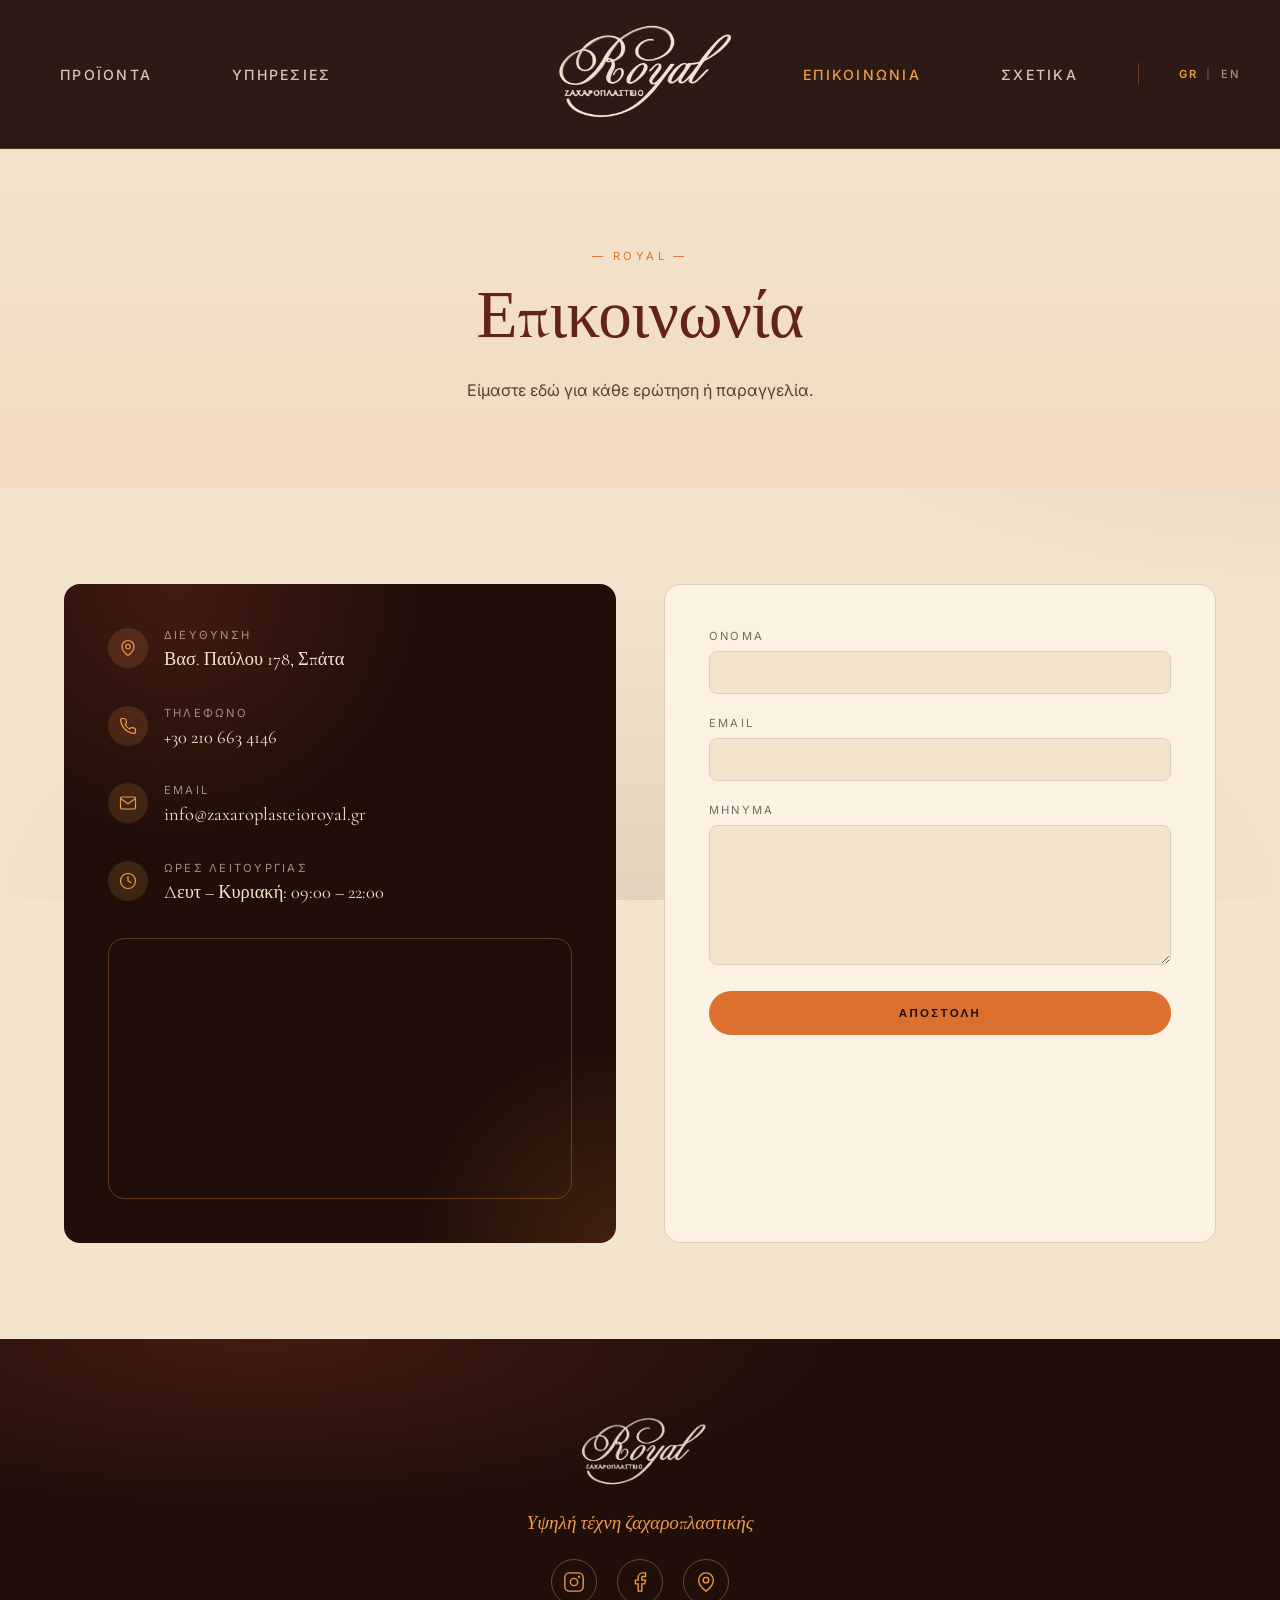
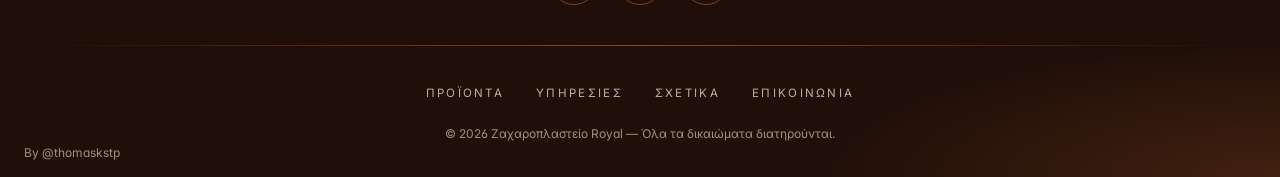
<file: contact.html>
<!DOCTYPE html>
<html lang="el">
<head>
    <meta charset="UTF-8">
    <meta name="viewport" content="width=device-width, initial-scale=1.0">
    <title data-en="Contact — Royal Pâtisserie">Επικοινωνία — Ζαχαροπλαστείο Royal</title>
    <meta name="description" content="Επικοινωνήστε με το Ζαχαροπλαστείο Royal στα Σπάτα — Βασ. Παύλου 178. Τηλέφωνο, email και φόρμα επικοινωνίας.">
    <meta property="og:type" content="website">
    <meta property="og:title" content="Επικοινωνία — Ζαχαροπλαστείο Royal">
    <meta property="og:description" content="Επικοινωνήστε με το Ζαχαροπλαστείο Royal στα Σπάτα — Βασ. Παύλου 178.">
    <meta property="og:image" content="https://zaxaroplasteioroyal.gr/images/carousel1.jpg">
    <meta property="og:url" content="https://zaxaroplasteioroyal.gr/contact.html">
    <meta name="twitter:card" content="summary_large_image">
    <link rel="canonical" href="https://zaxaroplasteioroyal.gr/contact.html">
    <link rel="stylesheet" href="style.css">
    <link rel="icon" type="image/png" sizes="1024x1024" href="/favicon_burgundy.png">
    <link rel="preconnect" href="https://fonts.googleapis.com">
    <link rel="preconnect" href="https://fonts.gstatic.com" crossorigin>
    <link href="https://fonts.googleapis.com/css2?family=Allura&family=Cormorant+Garamond:wght@400;500;600&family=Inter:wght@300;400;500;600&display=swap" rel="stylesheet">
</head>
<body>
    <header class="navbar" id="top">
        <div class="nav-left">
            <a href="products.html" data-en="Products">ΠΡΟΪΟΝΤΑ</a>
            <a href="services.html" data-en="Services">ΥΠΗΡΕΣΙΕΣ</a>
        </div>
        <div class="nav-logo">
            <a href="index.html" aria-label="Royal home">
                <img src="images/logo_cream_trans.png" alt="Royal Logo" height="86" width="150">
                <img src="images/logo_orange_trans.png" alt="" class="nav-logo-hover" aria-hidden="true" height="86" width="150">
            </a>
        </div>
        <div class="nav-right">
            <a href="contact.html" aria-current="page" data-en="Contact">ΕΠΙΚΟΙΝΩΝΙΑ</a>
            <a href="about.html" data-en="About us">ΣΧΕΤΙΚΑ</a>
            <span class="nav-vdivider" aria-hidden="true"></span>
            <div class="nav-lang" aria-label="Language selector">
                <button type="button" class="lang-active" data-lang-btn="gr">GR</button>
                <span class="lang-divider">|</span>
                <button type="button" data-lang-btn="en">EN</button>
            </div>
        </div>
        <!-- Hamburger toggle: visible only on phones (≤780px). Reveals the
             existing nav links + GR|EN toggle as a dropdown — styled in
             style.css (.nav-toggle / .navbar.is-open), wired in animations.js -->
        <button type="button" class="nav-toggle" aria-label="Μενού" aria-expanded="false">
            <span></span>
            <span></span>
            <span></span>
        </button>
    </header>

    <main>
        <section class="page-hero page-hero--cream">
            <span class="page-hero-eyebrow">— Royal —</span>
            <h1 class="page-hero-title" data-en="Get in touch">Επικοινωνία</h1>
            <p class="page-hero-sub" data-en="We're here for any question or order.">Είμαστε εδώ για κάθε ερώτηση ή παραγγελία.</p>
        </section>

        <section class="contact-wrap">
            <div class="contact-grid">
                <!-- Info card: address / phone / email / hours + map -->
                <div class="contact-info">
                    <div class="info-row">
                        <span class="info-icon" aria-hidden="true">
                            <svg width="18" height="18" viewBox="0 0 24 24" fill="none" stroke="currentColor" stroke-width="1.6" stroke-linecap="round" stroke-linejoin="round"><path d="M20 10c0 6-8 12-8 12s-8-6-8-12a8 8 0 0 1 16 0Z"/><circle cx="12" cy="10" r="3"/></svg>
                        </span>
                        <div>
                            <div class="info-label" data-en="Address">Διεύθυνση</div>
                            <div class="info-value">Βασ. Παύλου 178, Σπάτα</div>
                        </div>
                    </div>
                    <div class="info-row">
                        <span class="info-icon" aria-hidden="true">
                            <svg width="18" height="18" viewBox="0 0 24 24" fill="none" stroke="currentColor" stroke-width="1.6" stroke-linecap="round" stroke-linejoin="round"><path d="M22 16.92v3a2 2 0 0 1-2.18 2 19.79 19.79 0 0 1-8.63-3.07 19.5 19.5 0 0 1-6-6 19.79 19.79 0 0 1-3.07-8.67A2 2 0 0 1 4.11 2h3a2 2 0 0 1 2 1.72c.13.96.36 1.9.68 2.81a2 2 0 0 1-.45 2.11L8.09 9.91a16 16 0 0 0 6 6l1.27-1.27a2 2 0 0 1 2.11-.45c.91.32 1.85.55 2.81.68A2 2 0 0 1 22 16.92Z"/></svg>
                        </span>
                        <div>
                            <div class="info-label" data-en="Phone">Τηλέφωνο</div>
                            <div class="info-value">+30 210 663 4146</div>
                        </div>
                    </div>
                    <div class="info-row">
                        <span class="info-icon" aria-hidden="true">
                            <svg width="18" height="18" viewBox="0 0 24 24" fill="none" stroke="currentColor" stroke-width="1.6" stroke-linecap="round" stroke-linejoin="round"><rect x="2" y="4" width="20" height="16" rx="2"/><path d="m22 6-10 7L2 6"/></svg>
                        </span>
                        <div>
                            <div class="info-label">Email</div>
                            <div class="info-value">info@zaxaroplasteioroyal.gr</div>
                        </div>
                    </div>
                    <div class="info-row">
                        <span class="info-icon" aria-hidden="true">
                            <svg width="18" height="18" viewBox="0 0 24 24" fill="none" stroke="currentColor" stroke-width="1.6" stroke-linecap="round" stroke-linejoin="round"><circle cx="12" cy="12" r="10"/><path d="M12 6v6l4 2"/></svg>
                        </span>
                        <div>
                            <div class="info-label" data-en="Opening hours">Ώρες λειτουργίας</div>
                            <div class="info-value" data-en="Mon – Sun: 09:00 – 22:00">Δευτ – Κυριακή: 09:00 – 22:00</div>
                        </div>
                    </div>
                    <!-- Map centred on the shop: Βασ. Παύλου 178, Σπάτα 190 04
                         (37.96048, 23.92043) with a pin dropped on the address -->
                    <div class="contact-map">
                        <iframe title="Χάρτης — Βασ. Παύλου 178, Σπάτα" src="https://www.openstreetmap.org/export/embed.html?bbox=23.9154%2C37.9580%2C23.9254%2C37.9630&amp;layer=mapnik&amp;marker=37.9604813%2C23.9204265" loading="lazy"></iframe>
                    </div>
                </div>

                <!-- Contact form — submits via Formspree (AJAX, see contact.js).
                     Temporarily points at k.kostop1974@gmail.com (a real inbox
                     today) instead of info@zaxaroplasteioroyal.gr, which isn't
                     live yet. First real submission sends a confirmation link
                     there that must be clicked once to activate the endpoint.
                     Swap the action back to the business email once it's set up. -->
                <form class="contact-form" id="contact-form" action="https://formspree.io/f/xjybydno" method="POST">
                    <div class="form-field">
                        <label for="name" data-en="Name">Όνομα</label>
                        <input id="name" name="name" type="text" required>
                    </div>
                    <div class="form-field">
                        <label for="email">Email</label>
                        <input id="email" name="_replyto" type="email" required>
                    </div>
                    <div class="form-textarea-field">
                        <label for="message" data-en="Message">Μήνυμα</label>
                        <textarea id="message" name="message" rows="6" required></textarea>
                    </div>
                    <input type="hidden" name="_subject" value="Νέο μήνυμα από zaxaroplasteioroyal.gr">
                    <button type="submit" class="form-submit" data-en="Send message">Αποστολή</button>
                    <p class="form-success" id="form-success" hidden data-en="Thank you! We'll be in touch soon.">Σας ευχαριστούμε! Θα επικοινωνήσουμε σύντομα.</p>
                    <p class="form-error" id="form-error" hidden data-en="Something went wrong :(  <br>  Please email us directly at info@zaxaroplasteioroyal.gr.">Κάτι πήγε στραβά :(  <br>  Παρακαλούμε στείλτε μας email απευθείας στο info@zaxaroplasteioroyal.gr.</p>
                </form>
            </div>
        </section>
    </main>

    <footer class="footer">
        <div class="footer-top">
            <div class="footer-logo">
                <img src="images/logo_cream_trans.png" alt="Royal Logo" height="60" loading="lazy">
                <p class="footer-tagline" data-en="The fine art of pâtisserie">Υψηλή τέχνη ζαχαροπλαστικής</p>
            </div>
            <div class="footer-social">
                <a href="https://www.instagram.com/zaxaroplasteio_royal/" class="social-link" aria-label="Instagram" target="_blank" rel="noopener">
                    <svg width="20" height="20" viewBox="0 0 24 24" fill="none" stroke="currentColor" stroke-width="1.5">
                        <rect x="2" y="2" width="20" height="20" rx="5"/>
                        <circle cx="12" cy="12" r="4"/>
                        <circle cx="17.5" cy="6.5" r="0.5" fill="currentColor"/>
                    </svg>
                </a>
                <a href="https://www.facebook.com/zaxaroplasteio.royal/" class="social-link" aria-label="Facebook" target="_blank" rel="noopener">
                    <svg width="20" height="20" viewBox="0 0 24 24" fill="none" stroke="currentColor" stroke-width="1.5">
                        <path d="M18 2h-3a5 5 0 0 0-5 5v3H7v4h3v8h4v-8h3l1-4h-4V7a1 1 0 0 1 1-1h3z"/>
                    </svg>
                </a>
                <a href="https://www.google.com/maps/search/?api=1&amp;query=%CE%96%CE%B1%CF%87%CE%B1%CF%81%CE%BF%CF%80%CE%BB%CE%B1%CF%83%CF%84%CE%B5%CE%AF%CE%BF%20Royal%2C%20%CE%92%CE%B1%CF%83.%20%CE%A0%CE%B1%CF%8D%CE%BB%CE%BF%CF%85%20178%2C%20%CE%A3%CF%80%CE%AC%CF%84%CE%B1%20190%2004" class="social-link" aria-label="Google Maps" target="_blank" rel="noopener">
                    <svg width="20" height="20" viewBox="0 0 24 24" fill="none" stroke="currentColor" stroke-width="1.5">
                        <path d="M20 10c0 6-8 12-8 12s-8-6-8-12a8 8 0 0 1 16 0Z"/>
                        <circle cx="12" cy="10" r="3"/>
                    </svg>
                </a>
            </div>
        </div>
        <div class="footer-divider"></div>
        <nav class="footer-nav">
            <a href="products.html" data-en="Products">ΠΡΟΪΟΝΤΑ</a>
            <a href="services.html" data-en="Services">ΥΠΗΡΕΣΙΕΣ</a>
            <a href="about.html" data-en="About us">ΣΧΕΤΙΚΑ</a>
            <a href="contact.html" data-en="Contact">ΕΠΙΚΟΙΝΩΝΙΑ</a>
        </nav>
        <div class="footer-credit">
            <a href="https://github.com/thomaskstp/Zaxaroplasteio-Royal-website" target="_blank" rel="noopener" data-en="By @thomaskstp">By @thomaskstp</a>
        </div>
        <p class="footer-copy" data-en="© 2026 Royal Pâtisserie — All rights reserved.">© 2026 Ζαχαροπλαστείο Royal — Όλα τα δικαιώματα διατηρούνται.</p>
    </footer>

    <script src="i18n.js"></script>
    <script src="contact.js"></script>
    <script src="animations.js"></script>
</body>
</html>
</file>
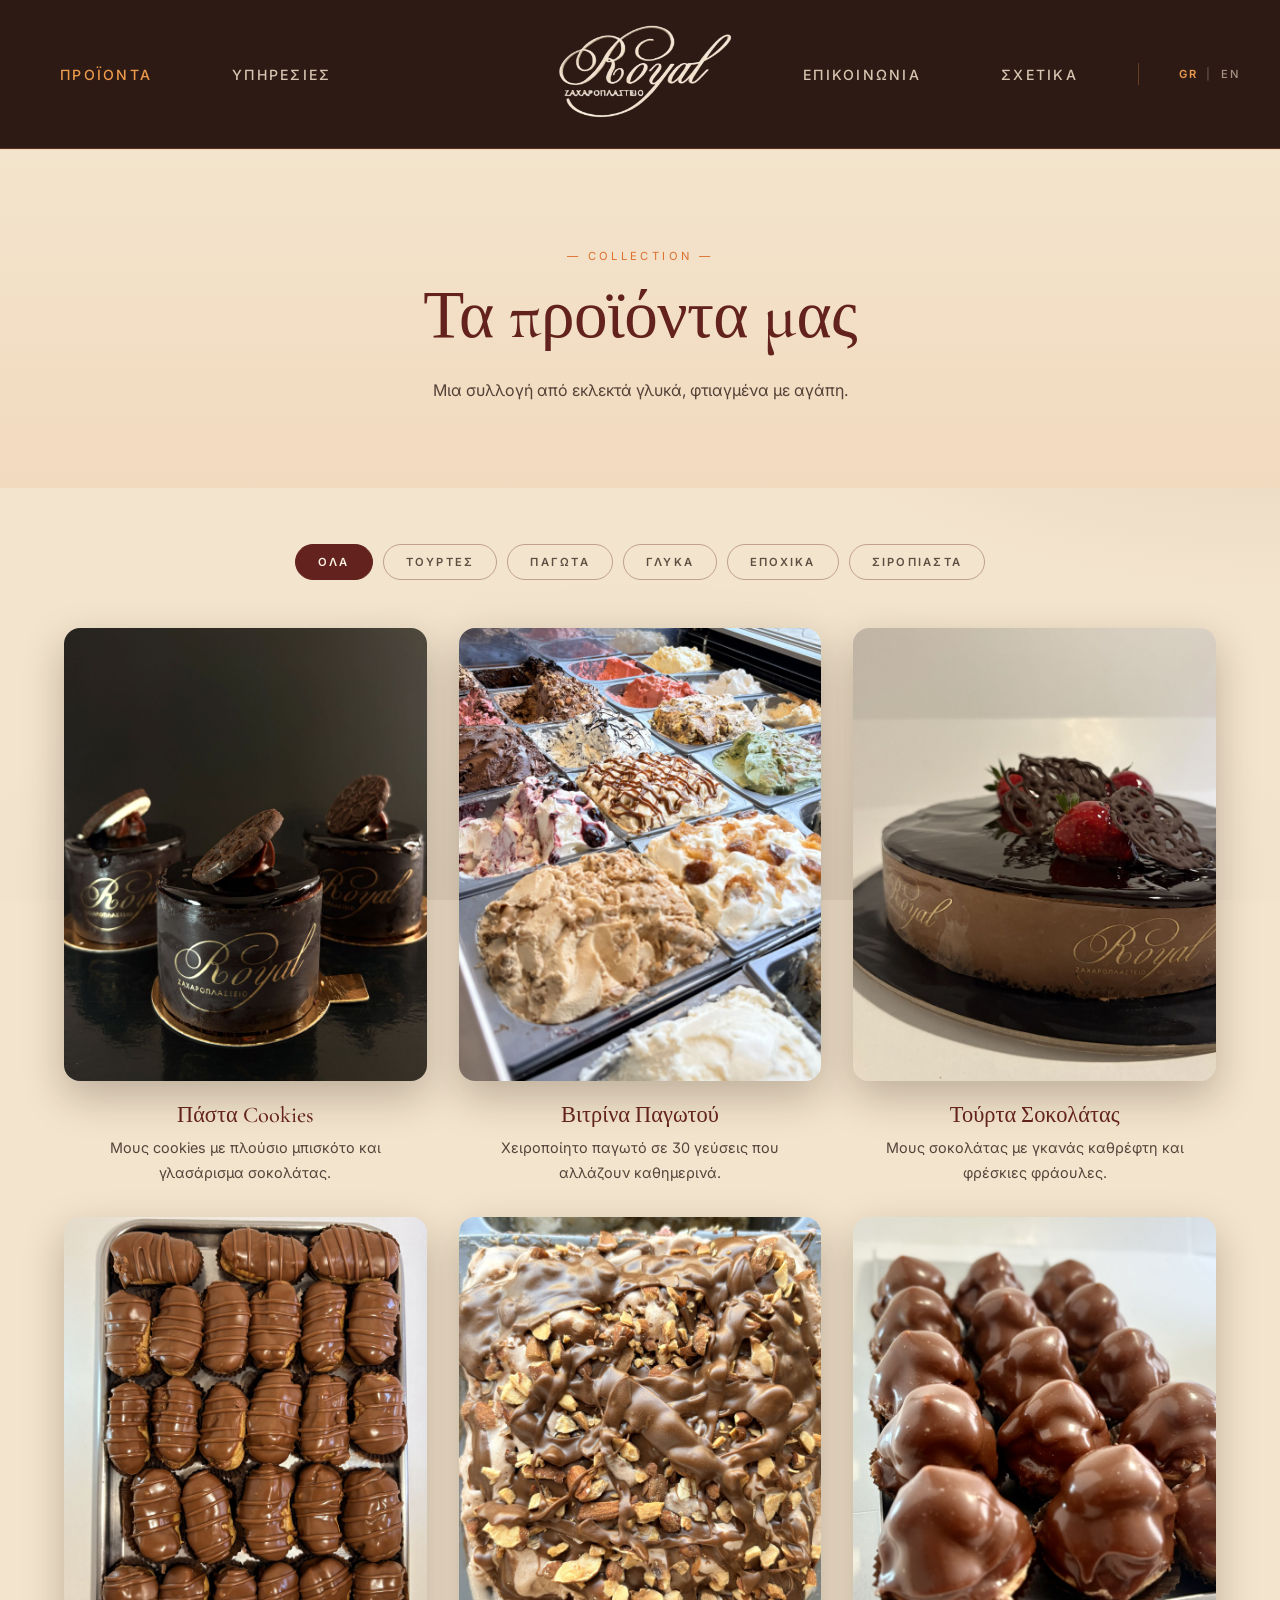
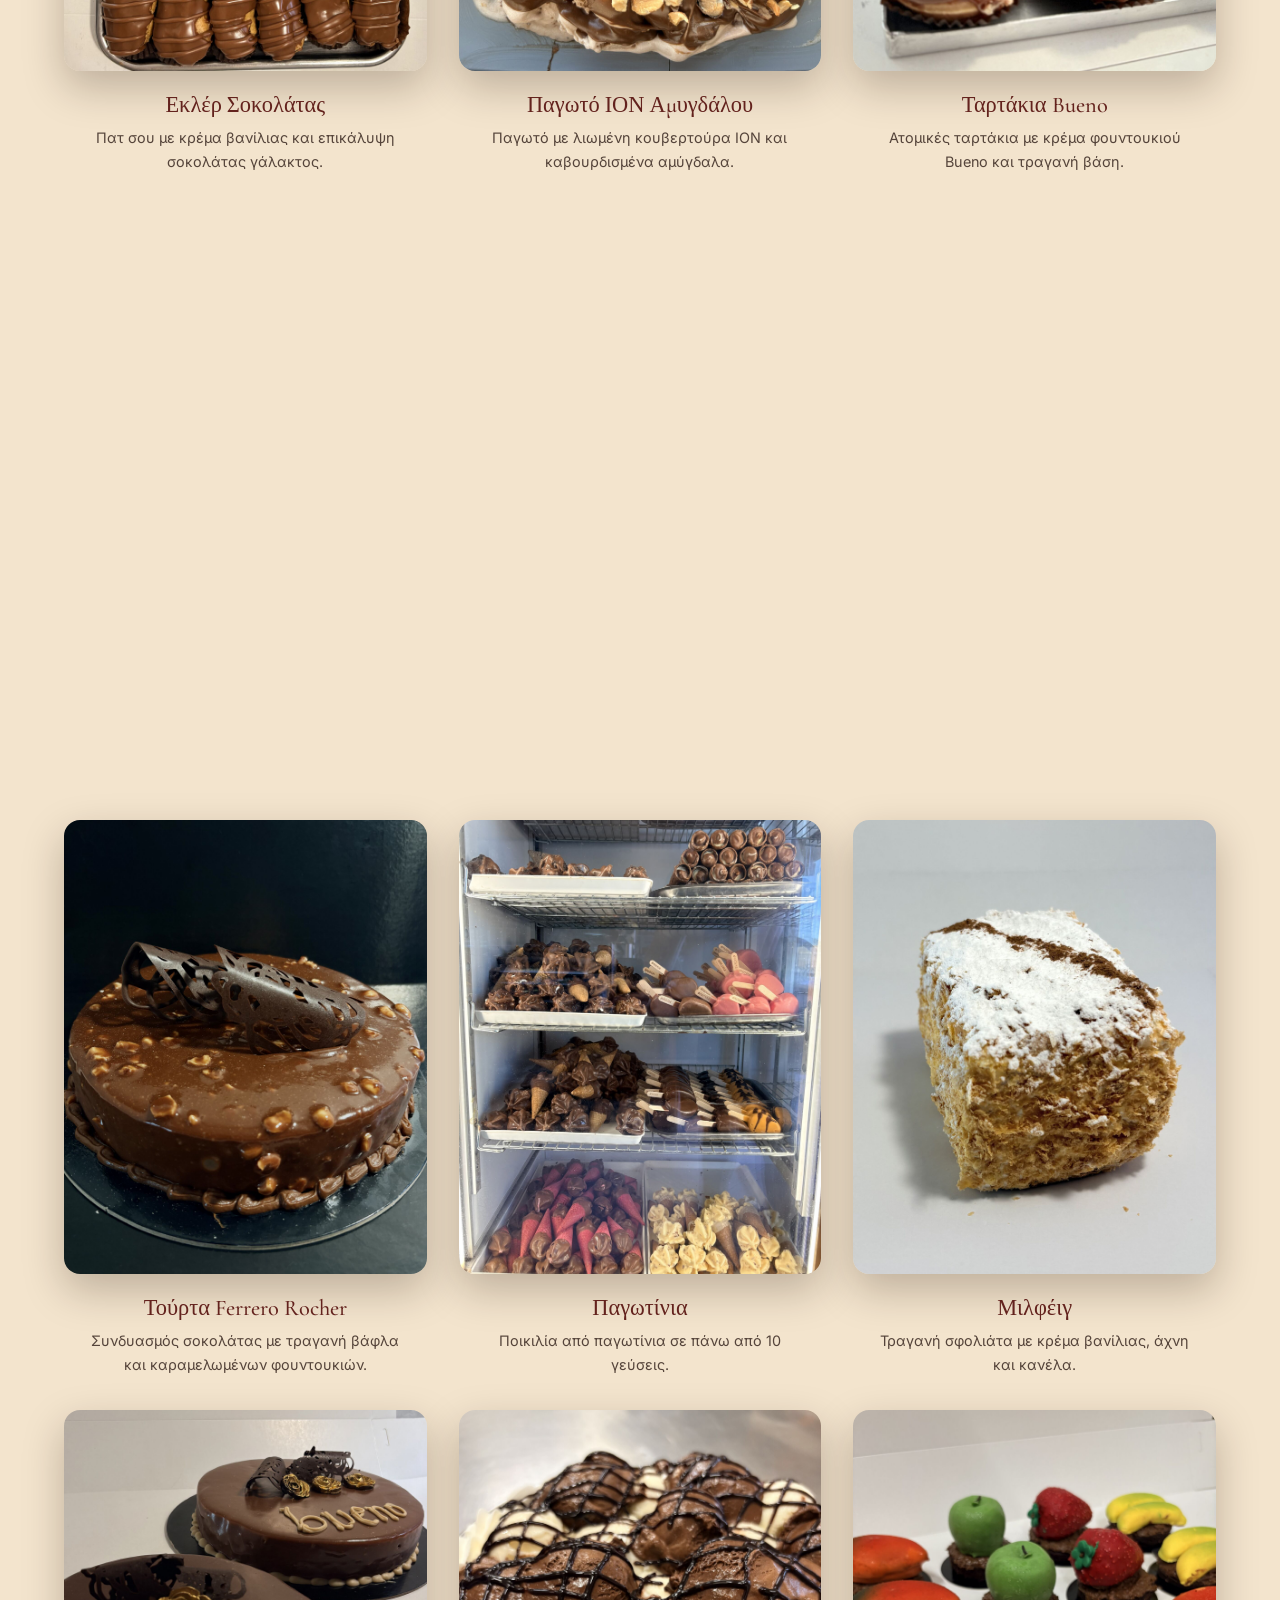
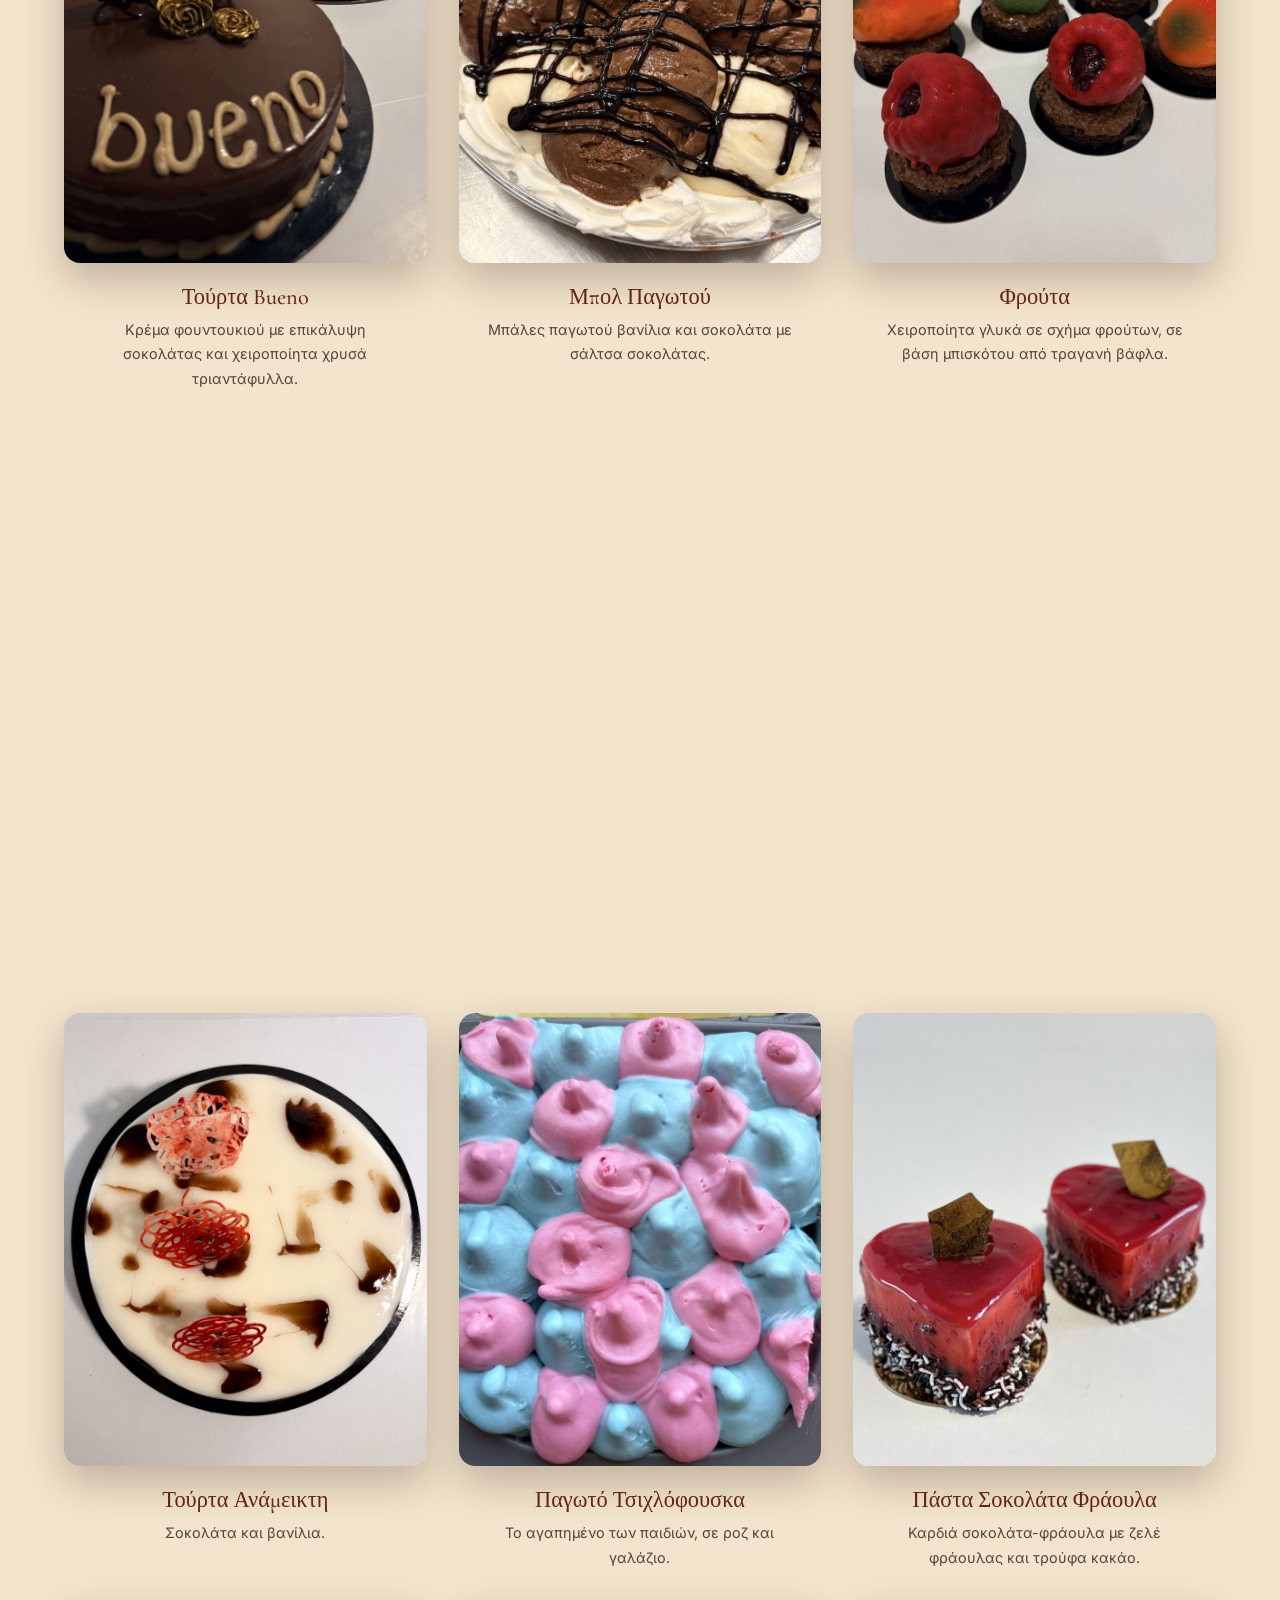
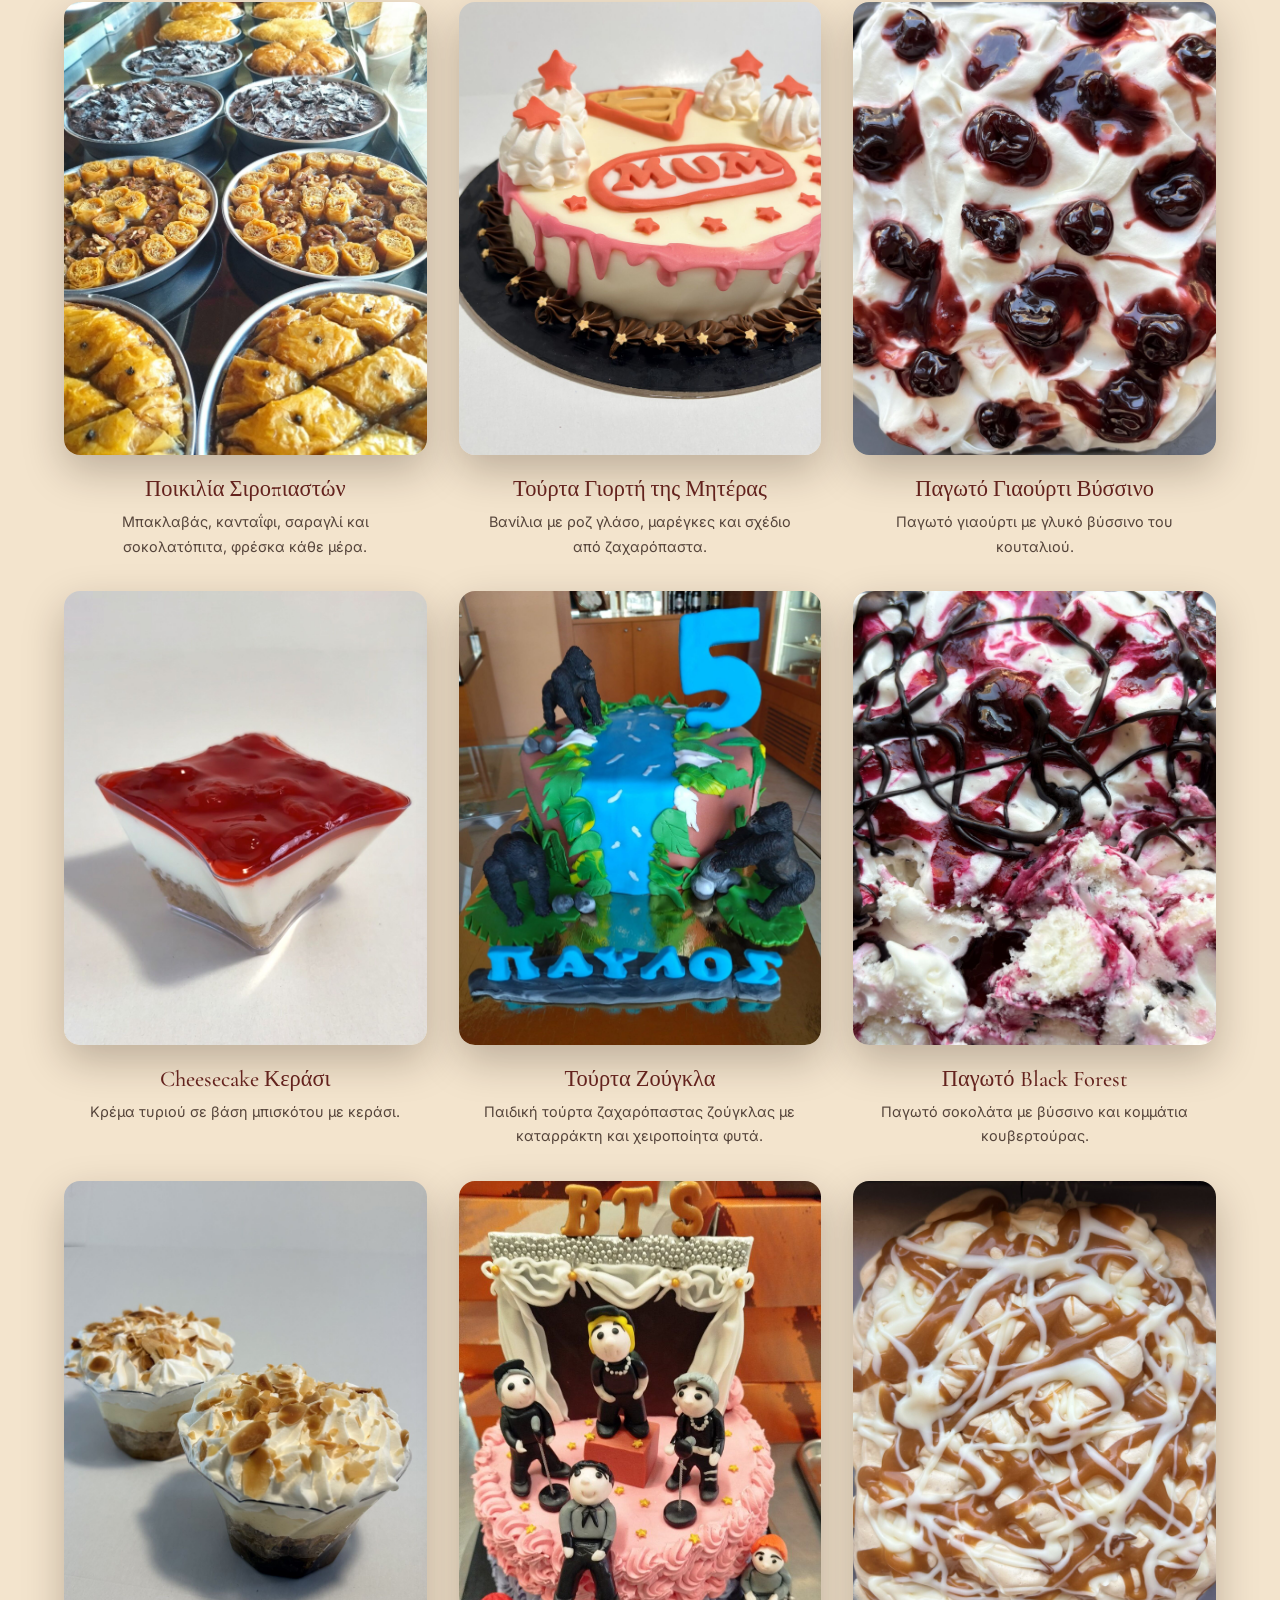
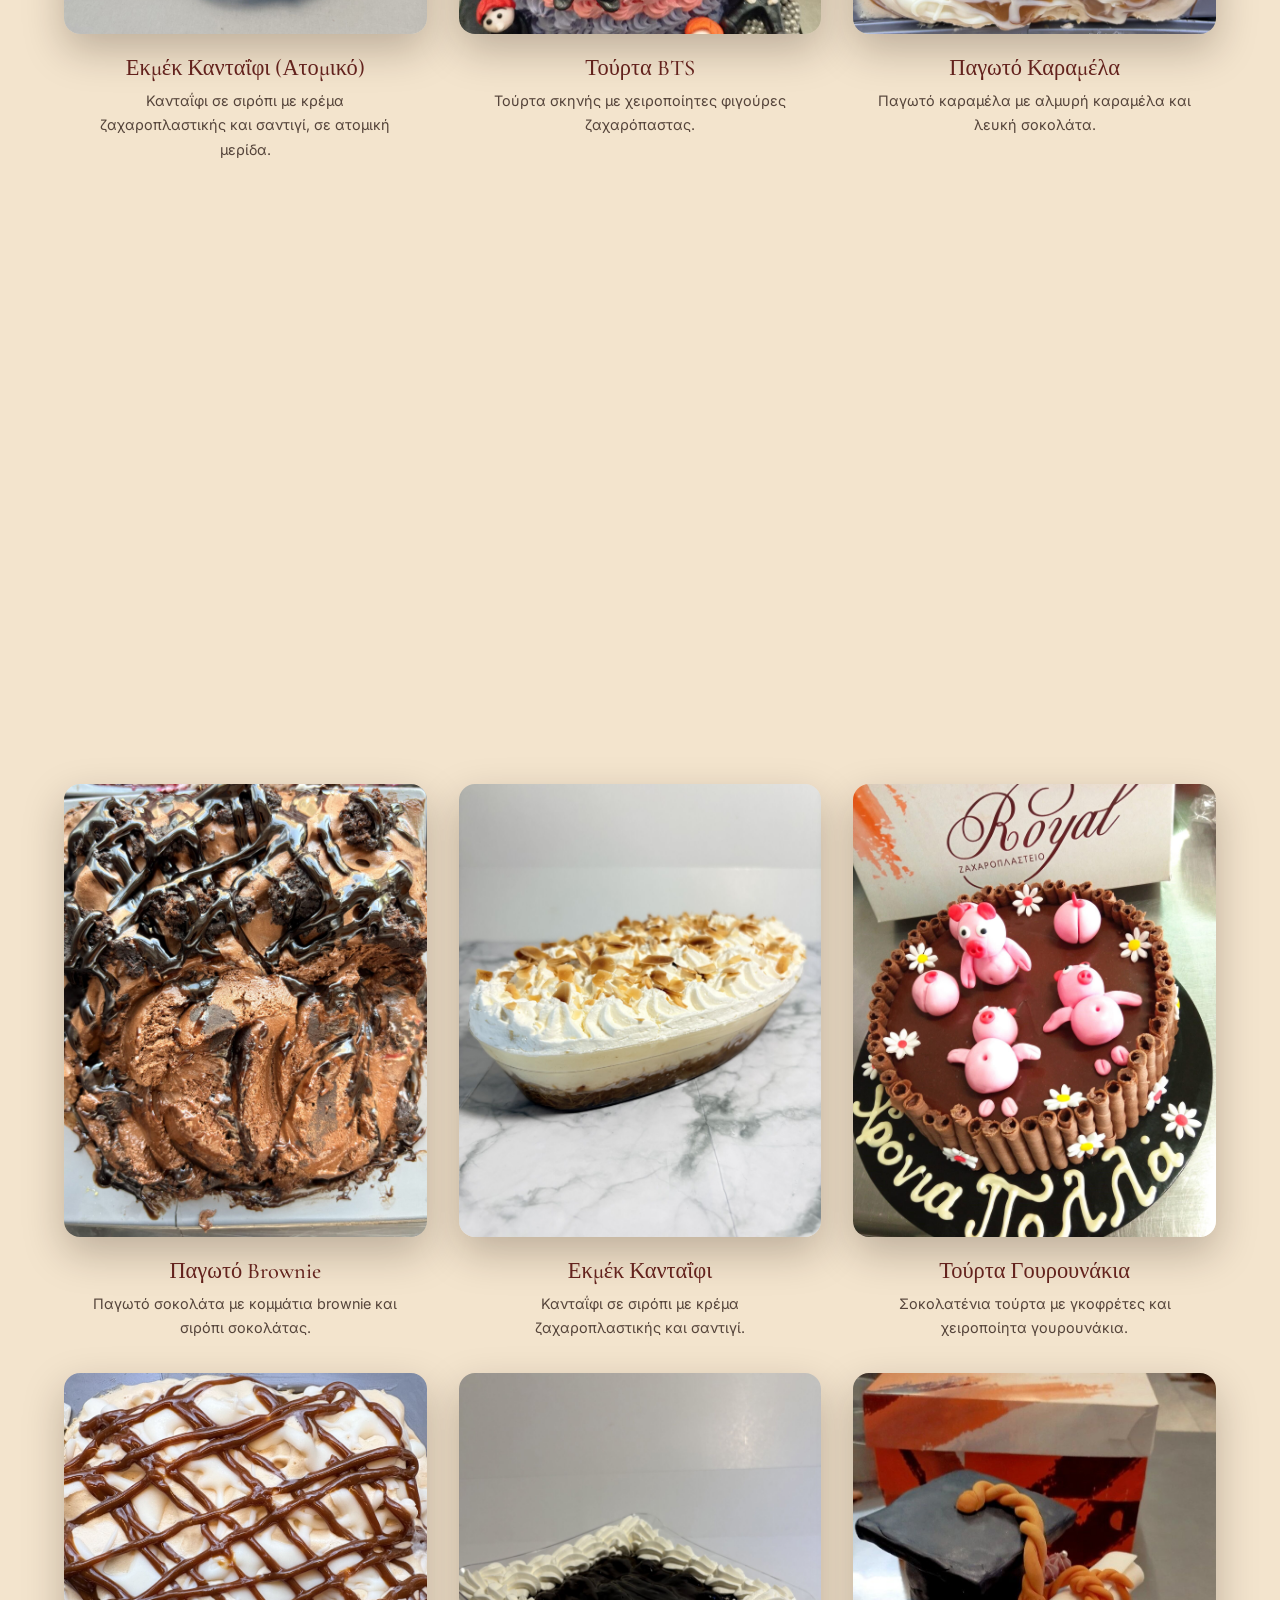
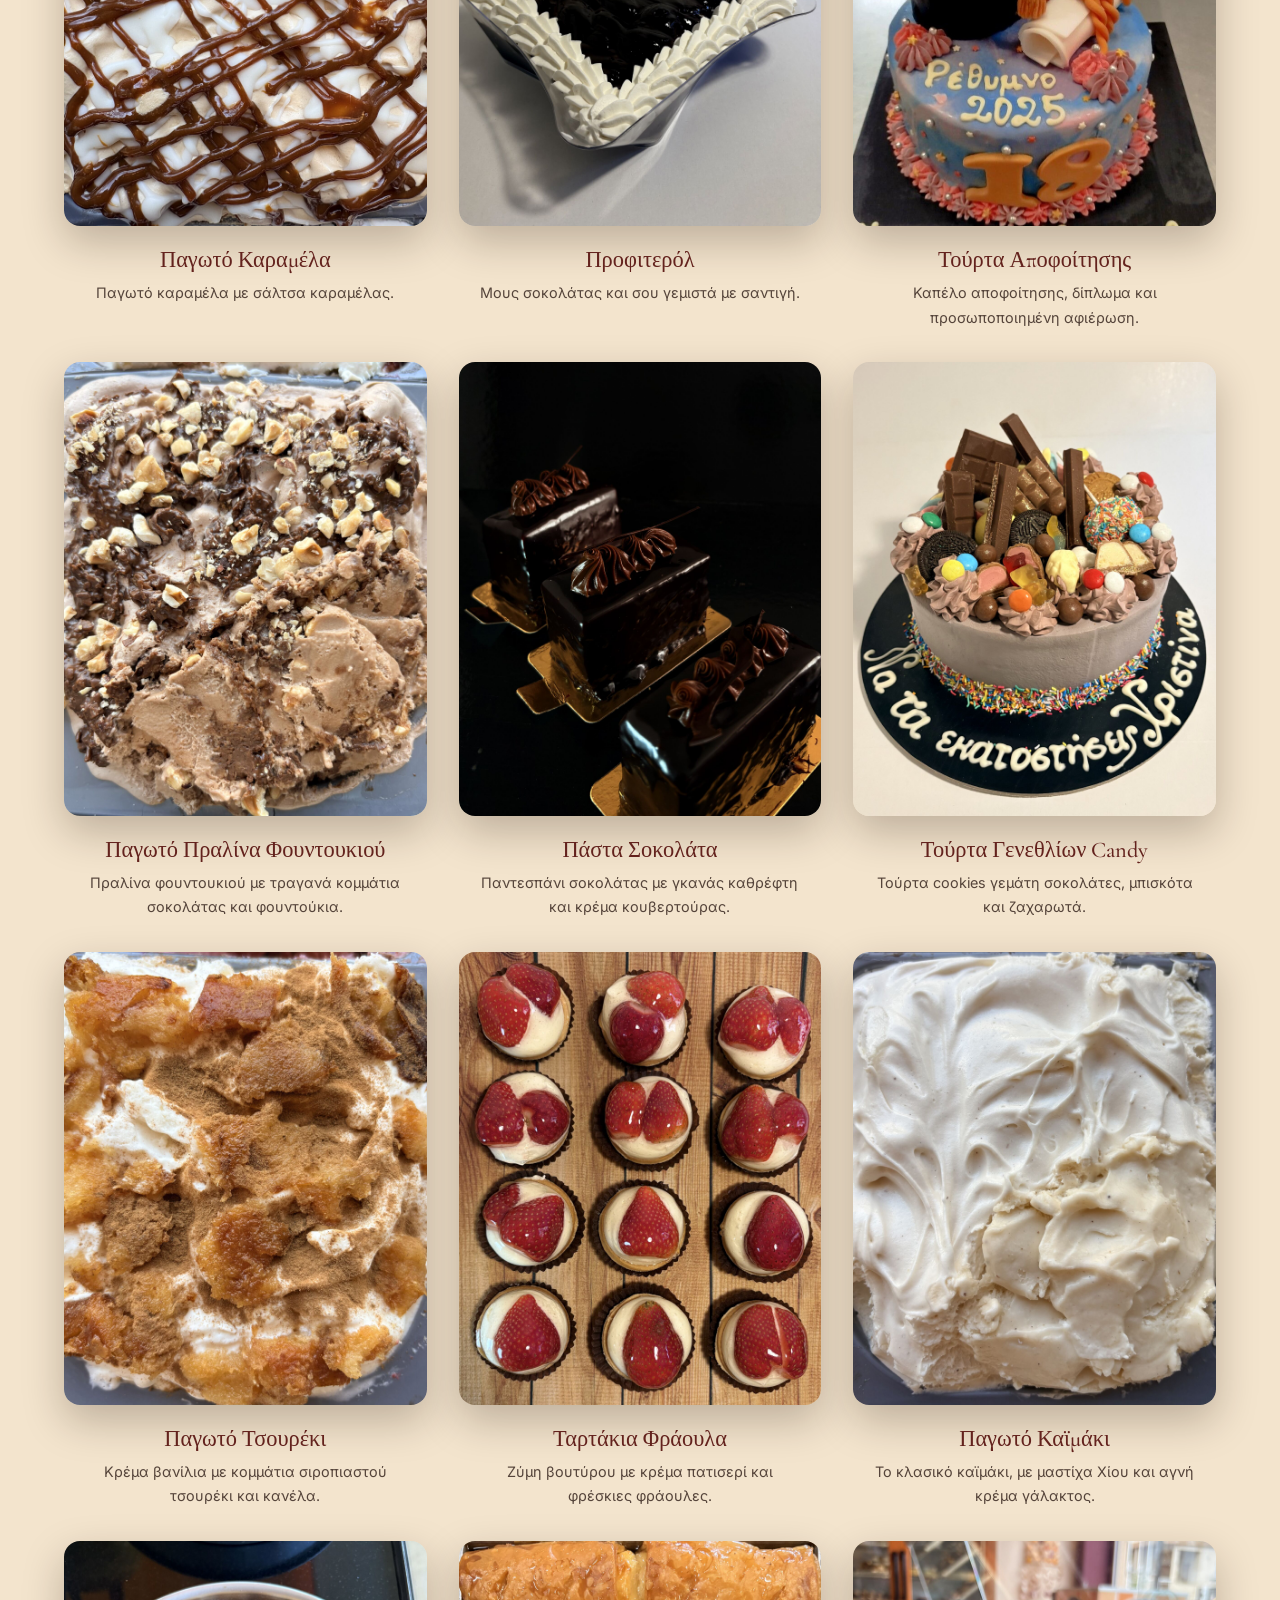
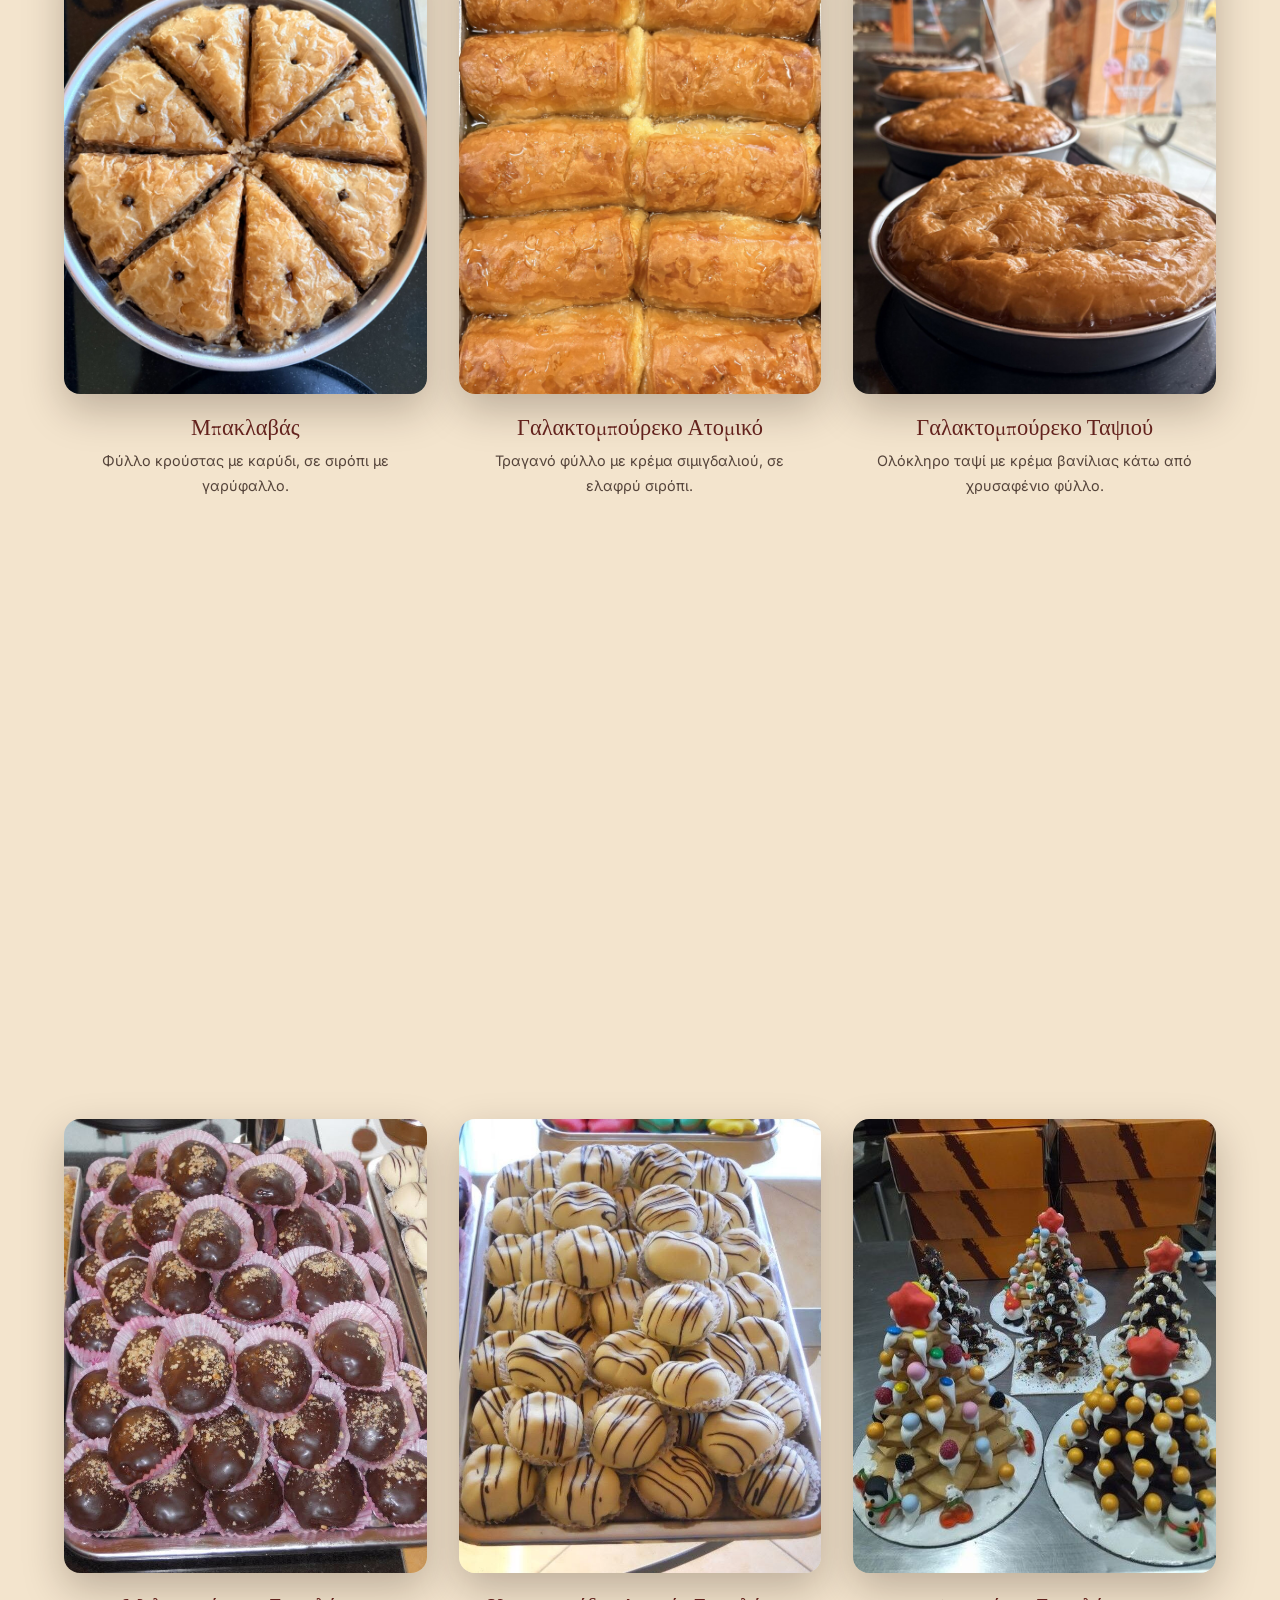
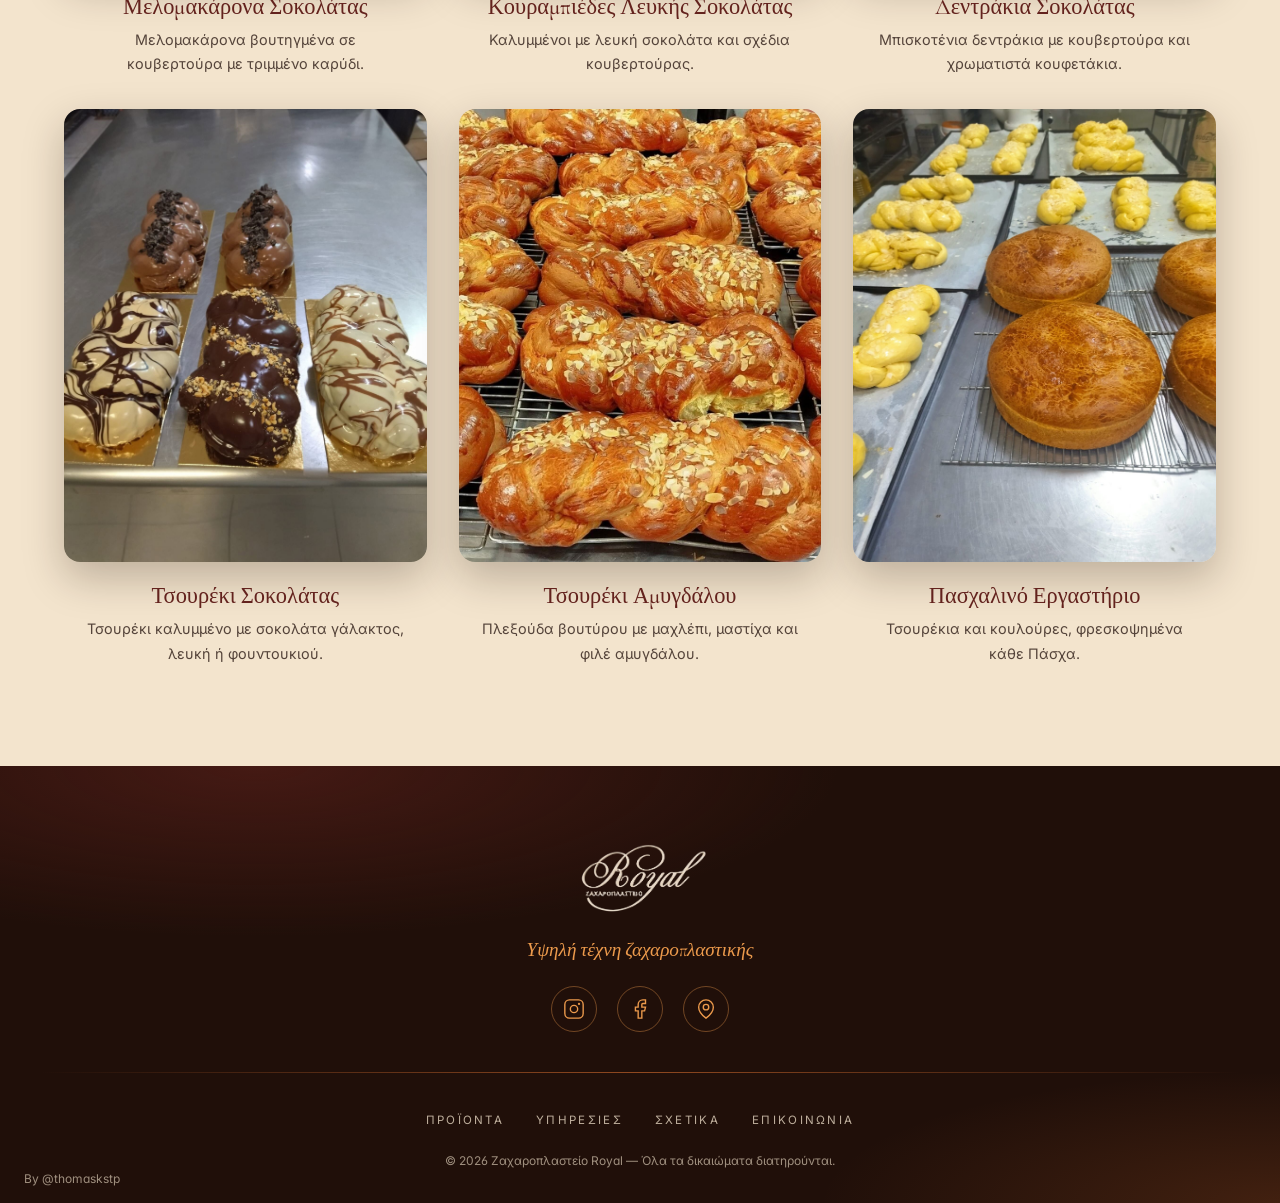
<file: products.html>
<!DOCTYPE html>
<html lang="el">
<head>
    <meta charset="UTF-8">
    <meta name="viewport" content="width=device-width, initial-scale=1.0">
    <title data-en="Products — Royal Pâtisserie">Προϊόντα — Ζαχαροπλαστείο Royal</title>
    <meta name="description" content="Δείτε όλη τη συλλογή του Royal: χειροποίητες τούρτες, παγωτά, γλυκά, σιροπιαστά και εποχικές δημιουργίες.">
    <meta property="og:type" content="website">
    <meta property="og:title" content="Προϊόντα — Ζαχαροπλαστείο Royal">
    <meta property="og:description" content="Χειροποίητες τούρτες, παγωτά, γλυκά, σιροπιαστά και εποχικές δημιουργίες.">
    <meta property="og:image" content="https://zaxaroplasteioroyal.gr/images/IMG_3083.jpg">
    <meta property="og:url" content="https://zaxaroplasteioroyal.gr/products.html">
    <meta name="twitter:card" content="summary_large_image">
    <link rel="canonical" href="https://zaxaroplasteioroyal.gr/products.html">
    <link rel="stylesheet" href="style.css">
    <link rel="icon" type="image/png" sizes="1024x1024" href="/favicon_burgundy.png">
    <link rel="preconnect" href="https://fonts.googleapis.com">
    <link rel="preconnect" href="https://fonts.gstatic.com" crossorigin>
    <link href="https://fonts.googleapis.com/css2?family=Allura&family=Cormorant+Garamond:wght@400;500;600&family=Inter:wght@300;400;500;600&display=swap" rel="stylesheet">
</head>
<body>
    <!-- Sticky header: identical markup/links on every page -->
    <header class="navbar" id="top">
        <div class="nav-left">
            <a href="products.html" aria-current="page" data-en="Products">ΠΡΟΪΟΝΤΑ</a>
            <a href="services.html" data-en="Services">ΥΠΗΡΕΣΙΕΣ</a>
        </div>
        <div class="nav-logo">
            <a href="index.html" aria-label="Royal home">
                <img src="images/logo_cream_trans.png" alt="Royal Logo" height="86" width="150">
                <img src="images/logo_orange_trans.png" alt="" class="nav-logo-hover" aria-hidden="true" height="86" width="150">
            </a>
        </div>
        <div class="nav-right">
            <a href="contact.html" data-en="Contact">ΕΠΙΚΟΙΝΩΝΙΑ</a>
            <a href="about.html" data-en="About us">ΣΧΕΤΙΚΑ</a>
            <span class="nav-vdivider" aria-hidden="true"></span>
            <div class="nav-lang" aria-label="Language selector">
                <button type="button" class="lang-active" data-lang-btn="gr">GR</button>
                <span class="lang-divider">|</span>
                <button type="button" data-lang-btn="en">EN</button>
            </div>
        </div>
        <!-- Hamburger toggle: visible only on phones (≤780px). Reveals the
             existing nav links + GR|EN toggle as a dropdown — styled in
             style.css (.nav-toggle / .navbar.is-open), wired in animations.js -->
        <button type="button" class="nav-toggle" aria-label="Μενού" aria-expanded="false">
            <span></span>
            <span></span>
            <span></span>
        </button>
    </header>

    <main>
        <!-- Cream title banner -->
        <section class="page-hero page-hero--cream">
            <span class="page-hero-eyebrow">— Collection —</span>
            <h1 class="page-hero-title" data-en="Our products">Τα προϊόντα μας</h1>
            <p class="page-hero-sub" data-en="A curated collection of fine sweets, made with love.">Μια συλλογή από εκλεκτά γλυκά, φτιαγμένα με αγάπη.</p>
        </section>

        <!-- Category filter: each button carries a data-cat matching the
             product cards' data-cat below. products.js toggles [hidden]
             on cards that don't match the active category. -->
        <div class="cat-filters" role="group" aria-label="Φίλτρο κατηγοριών">
            <button type="button" class="cat-btn active" data-cat="all" data-en="All">Όλα</button>
            <button type="button" class="cat-btn" data-cat="cakes" data-en="Cakes">Τούρτες</button>
            <button type="button" class="cat-btn" data-cat="icecream" data-en="Ice cream">Παγωτά</button>
            <button type="button" class="cat-btn" data-cat="pastries" data-en="Pastries">Γλυκά</button>
            <button type="button" class="cat-btn" data-cat="seasonal" data-en="Seasonal">Εποχικά</button>
            <button type="button" class="cat-btn" data-cat="syrup" data-en="Syrup sweets">Σιροπιαστά</button>
        </div>

        <!-- Every shop photo lives here except the ones reserved for the
             homepage carousel and the "favourites" teaser (see CLAUDE.md) -->
        <section class="catalog">
            <div class="catalog-grid">
                <!-- Curated order: first 9 pinned per owner's layout spec (products.html §2),
                     then cakes/ice cream/pastries interleaved with a few syrup pieces mixed in,
                     seasonal items last. See CLAUDE.md for the source instructions. -->
                <div class="product-card" data-cat="pastries">
                    <div class="product-media">
                        <img src="images/cookiesPasta.jpg" alt="Ατομική πάστα Royal με γκανάς και μπισκότο" class="product-img" loading="lazy">
                    </div>
                    <h3 class="product-name" data-en="Cookies Pastry">Πάστα Cookies</h3>
                    <p class="product-desc" data-en="Cookie mousse with a rich biscuit base and chocolate glaze.">Μους cookies με πλούσιο μπισκότο και γλασάρισμα σοκολάτας.</p>
                </div>
                <div class="product-card" data-cat="icecream">
                    <div class="product-media">
                        <img src="images/IMG_3247.jpg" alt="Βιτρίνα με χειροποίητα παγωτά" class="product-img" loading="lazy">
                    </div>
                    <h3 class="product-name" data-en="Ice Cream Counter">Βιτρίνα Παγωτού</h3>
                    <p class="product-desc" data-en="Handmade ice cream in 30 flavours that change daily.">Χειροποίητο παγωτό σε 30 γεύσεις που αλλάζουν καθημερινά.</p>
                </div>
                <div class="product-card" data-cat="cakes">
                    <div class="product-media">
                        <img src="images/IMG_3083.jpg" alt="Τούρτα μους σοκολάτας με φράουλες" class="product-img" loading="lazy">
                    </div>
                    <h3 class="product-name" data-en="Chocolate Cake">Τούρτα Σοκολάτας</h3>
                    <p class="product-desc" data-en="Chocolate mousse under a mirror ganache, finished with fresh strawberries.">Μους σοκολάτας με γκανάς καθρέφτη και φρέσκιες φράουλες.</p>
                </div>
                <div class="product-card" data-cat="pastries">
                    <div class="product-media">
                        <img src="images/IMG_2738.jpg" alt="Εκλέρ με επικάλυψη σοκολάτας" class="product-img" loading="lazy">
                    </div>
                    <h3 class="product-name" data-en="Chocolate Éclair">Εκλέρ Σοκολάτας</h3>
                    <p class="product-desc" data-en="Choux filled with vanilla cream, glazed in milk chocolate.">Πατ σου με κρέμα βανίλιας και επικάλυψη σοκολάτας γάλακτος.</p>
                </div>
                <div class="product-card" data-cat="icecream">
                    <div class="product-media">
                        <img src="images/IMG_3958.jpg" alt="Παγωτό ΙΟΝ αμυγδάλου" class="product-img" loading="lazy">
                    </div>
                    <h3 class="product-name" data-en="Almond Ice Cream">Παγωτό ΙΟΝ Αμυγδάλου</h3>
                    <p class="product-desc" data-en="Ice cream with melted ION couverture and roasted almonds.">Παγωτό με λιωμένη κουβερτούρα ΙΟΝ και καβουρδισμένα αμύγδαλα.</p>
                </div>
                <div class="product-card" data-cat="pastries">
                    <div class="product-media">
                        <img src="images/IMG_2597.jpg" alt="Ατομικές ταρτάκια με κρέμα φουντουκιού Bueno" class="product-img" loading="lazy">
                    </div>
                    <h3 class="product-name" data-en="Bueno Tartlets">Ταρτάκια Bueno</h3>
                    <p class="product-desc" data-en="Individual tartlets with Bueno hazelnut cream on a crisp base.">Ατομικές ταρτάκια με κρέμα φουντουκιού Bueno και τραγανή βάση.</p>
                </div>
                <div class="product-card" data-cat="cakes">
                    <div class="product-media">
                        <img src="images/pao_cake.jpg" alt="Τούρτα ποδοσφαίρου ΠΑΟ με μπάλες ζαχαρόπαστας" class="product-img" loading="lazy">
                    </div>
                    <h3 class="product-name" data-en="PAO Football Cake">Τούρτα ΠΑΟ</h3>
                    <p class="product-desc" data-en="Football-shaped cake with the team crest and hand-made fondant balls.">Τούρτα σε σχήμα μπάλας ποδοσφαίρου, με λογότυπο ομάδας και χειροποίητες μπάλες ζαχαρόπαστας.</p>
                </div>
                <div class="product-card" data-cat="pastries">
                    <div class="product-media">
                        <img src="images/IMG_2576.jpg" alt="Ατομική πάστα Lotus" class="product-img" loading="lazy">
                    </div>
                    <h3 class="product-name" data-en="Lotus Pastry">Πάστα Lotus</h3>
                    <p class="product-desc" data-en="Lotus biscuit mousse on a crunchy speculoos base.">Μους μπισκότου Lotus σε τραγανή βάση από θρυμματισμένο μπισκότο.</p>
                </div>
                <div class="product-card" data-cat="cakes">
                    <div class="product-media">
                        <img src="images/IMG_3045.jpg" alt="Τούρτα βανίλια Μαδαγασκάρης" class="product-img" loading="lazy">
                    </div>
                    <h3 class="product-name" data-en="Madagascar Vanilla Cake">Τούρτα Βανίλια Μαδαγασκάρης</h3>
                    <p class="product-desc" data-en="Silky Madagascar vanilla cream under a smooth glaze.">Απαλή κρέμα βανίλιας Μαδαγασκάρης με βελούδινο γλάσο.</p>
                </div>
                <div class="product-card" data-cat="cakes">
                    <div class="product-media">
                        <img src="images/IMG_2889.jpg" alt="Τούρτα Ferrero Rocher" class="product-img" loading="lazy">
                    </div>
                    <h3 class="product-name" data-en="Ferrero Rocher Cake">Τούρτα Ferrero Rocher</h3>
                    <p class="product-desc" data-en="A combination of chocolate with a crunchy wafer and caramelised hazelnuts.">Συνδυασμός σοκολάτας με τραγανή βάφλα και καραμελωμένων φουντουκιών.</p>
                </div>
                <div class="product-card" data-cat="icecream">
                    <div class="product-media">
                        <img src="images/icecream_minis.jpg" alt="Βιτρίνα με παγωτά σε κώνο και ξυλάκι βουτηγμένα σε σοκολάτα" class="product-img" loading="lazy">
                    </div>
                    <h3 class="product-name" data-en="Mini Ice Creams">Παγωτίνια</h3>
                    <p class="product-desc" data-en="A variety of mini ice creams in more than 10 flavours.">Ποικιλία από παγωτίνια σε πάνω από 10 γεύσεις.</p>
                </div>
                <div class="product-card" data-cat="pastries">
                    <div class="product-media">
                        <img src="images/IMG_2237.jpg" alt="Μιλφέιγ με άχνη ζάχαρη και κανέλα" class="product-img" loading="lazy">
                    </div>
                    <h3 class="product-name" data-en="Millefeuille">Μιλφέιγ</h3>
                    <p class="product-desc" data-en="Crisp puff pastry, vanilla cream, icing sugar and cinnamon.">Τραγανή σφολιάτα με κρέμα βανίλιας, άχνη και κανέλα.</p>
                </div>
                <div class="product-card" data-cat="cakes">
                    <div class="product-media">
                        <img src="images/IMG_2856.jpg" alt="Τούρτα Bueno με χρυσά τριαντάφυλλα" class="product-img" loading="lazy">
                    </div>
                    <h3 class="product-name" data-en="Bueno Cake">Τούρτα Bueno</h3>
                    <p class="product-desc" data-en="Hazelnut cream with a chocolate coating and hand-made gold roses.">Κρέμα φουντουκιού με επικάλυψη σοκολάτας και χειροποίητα χρυσά τριαντάφυλλα.</p>
                </div>
                <div class="product-card" data-cat="icecream">
                    <div class="product-media">
                        <img src="images/icecream_bowl.jpg" alt="Μπολ με παγωτό βανίλια, σοκολάτα και σάλτσα σοκολάτας" class="product-img" loading="lazy">
                    </div>
                    <h3 class="product-name" data-en="Ice Cream Bowl">Μπολ Παγωτού</h3>
                    <p class="product-desc" data-en="Scoops of vanilla and chocolate ice cream with chocolate sauce.">Μπάλες παγωτού βανίλια και σοκολάτα με σάλτσα σοκολάτας.</p>
                </div>
                <div class="product-card" data-cat="pastries">
                    <div class="product-media">
                        <img src="images/marzipan_fruits.jpg" alt="Αμυγδαλωτά σε σχήμα φρούτων σε βάση σοκολάτας" class="product-img" loading="lazy">
                    </div>
                    <h3 class="product-name" data-en="Fruits">Φρούτα</h3>
                    <p class="product-desc" data-en="Handmade sweets in the shape of fruits, on a crunchy wafer biscuit base.">Χειροποίητα γλυκά σε σχήμα φρούτων, σε βάση μπισκότου από τραγανή βάφλα.</p>
                </div>
                <div class="product-card" data-cat="cakes">
                    <div class="product-media">
                        <img src="images/IMG_2934.jpg" alt="Σοκολατίνα με τραγανή βάφλα" class="product-img" loading="lazy">
                    </div>
                    <h3 class="product-name" data-en="Chocolate Torte with Crunchy Wafer">Σοκολατίνα με Τραγανή Βάφλα</h3>
                    <p class="product-desc" data-en="Chocolate cream with a crunchy wafer and a chocolate glaze.">Κρέμα σοκολάτας με τραγανή βάφλα και γλασάρισμα σοκολάτας.</p>
                </div>
                <div class="product-card" data-cat="icecream">
                    <div class="product-media">
                        <img src="images/icecream_cakes.jpg" alt="Βιτρίνα με τούρτες παγωτού και φρέσκιες φράουλες" class="product-img" loading="lazy">
                    </div>
                    <h3 class="product-name" data-en="Ice Cream Cakes">Τούρτες Παγωτού</h3>
                    <p class="product-desc" data-en="Ice cream cakes in 7 wonderful flavours with distinctive garnishing.">Τούρτες παγωτού σε 7 υπέροχες γεύσεις με ξεχωριστό γαρνίρισμα.</p>
                </div>
                <div class="product-card" data-cat="pastries">
                    <div class="product-media">
                        <img src="images/IMG_2403.jpg" alt="Τάρτα λεμόνι με καψαλισμένη μαρέγκα" class="product-img" loading="lazy">
                    </div>
                    <h3 class="product-name" data-en="Lemon Meringue Tart">Τάρτα Λεμόνι</h3>
                    <p class="product-desc" data-en="Lemon curd in a crisp shell, crowned with torched meringue.">Κρέμα λεμονιού σε τραγανή βάση με καψαλισμένη μαρέγκα.</p>
                </div>
                <div class="product-card" data-cat="cakes">
                    <div class="product-media">
                        <img src="images/IMG_2828.jpg" alt="Τούρτα ανάμεικτη σοκολάτα και βανίλια" class="product-img" loading="lazy">
                    </div>
                    <h3 class="product-name" data-en="Mixed Cake">Τούρτα Ανάμεικτη</h3>
                    <p class="product-desc" data-en="Chocolate and vanilla.">Σοκολάτα και βανίλια.</p>
                </div>
                <div class="product-card" data-cat="icecream">
                    <div class="product-media">
                        <img src="images/IMG_3963.jpg" alt="Παγωτό τσιχλόφουσκα σε ροζ και γαλάζιο" class="product-img" loading="lazy">
                    </div>
                    <h3 class="product-name" data-en="Bubblegum Ice Cream">Παγωτό Τσιχλόφουσκα</h3>
                    <p class="product-desc" data-en="The children's favourite, in pink and blue.">Το αγαπημένο των παιδιών, σε ροζ και γαλάζιο.</p>
                </div>
                <div class="product-card" data-cat="pastries">
                    <div class="product-media">
                        <img src="images/IMG_2395.jpg" alt="Πάστα σοκολάτα-φράουλα σε σχήμα καρδιάς" class="product-img" loading="lazy">
                    </div>
                    <h3 class="product-name" data-en="Chocolate Strawberry Pastry">Πάστα Σοκολάτα Φράουλα</h3>
                    <p class="product-desc" data-en="A chocolate-strawberry heart with strawberry jelly and a cocoa truffle.">Καρδιά σοκολάτα-φράουλα με ζελέ φράουλας και τρούφα κακάο.</p>
                </div>
                <div class="product-card" data-cat="syrup">
                    <div class="product-media">
                        <img src="images/siropiasta_vitrina.jpg" alt="Βιτρίνα με ποικιλία σιροπιαστών" class="product-img" loading="lazy">
                    </div>
                    <h3 class="product-name" data-en="Syrup Sweet Selection">Ποικιλία Σιροπιαστών</h3>
                    <p class="product-desc" data-en="Baklava, kataifi, saragli and chocolate pie — fresh every day.">Μπακλαβάς, κανταΐφι, σαραγλί και σοκολατόπιτα, φρέσκα κάθε μέρα.</p>
                </div>
                <div class="product-card" data-cat="cakes">
                    <div class="product-media">
                        <img src="images/IMG_3095.jpg" alt="Τούρτα γιορτή της μητέρας με ροζ γλάσο" class="product-img" loading="lazy">
                    </div>
                    <h3 class="product-name" data-en="Mother's Day Cake">Τούρτα Γιορτή της Μητέρας</h3>
                    <p class="product-desc" data-en="Vanilla with a pink drip, meringues and a fondant design.">Βανίλια με ροζ γλάσο, μαρέγκες και σχέδιο από ζαχαρόπαστα.</p>
                </div>
                <div class="product-card" data-cat="icecream">
                    <div class="product-media">
                        <img src="images/IMG_3960.jpg" alt="Παγωτό γιαούρτι με βύσσινο" class="product-img" loading="lazy">
                    </div>
                    <h3 class="product-name" data-en="Sour Cherry Yogurt Ice Cream">Παγωτό Γιαούρτι Βύσσινο</h3>
                    <p class="product-desc" data-en="Yogurt ice cream swirled with spoon-sweet sour cherries.">Παγωτό γιαούρτι με γλυκό βύσσινο του κουταλιού.</p>
                </div>
                <div class="product-card" data-cat="pastries">
                    <div class="product-media">
                        <img src="images/IMG_2378.jpg" alt="Ατομικό cheesecake με κεράσι" class="product-img" loading="lazy">
                    </div>
                    <h3 class="product-name" data-en="Cherry Cheesecake">Cheesecake Κεράσι</h3>
                    <p class="product-desc" data-en="Cream cheese on a biscuit base, topped with cherry compote.">Κρέμα τυριού σε βάση μπισκότου με κεράσι.</p>
                </div>
                <div class="product-card" data-cat="cakes">
                    <div class="product-media">
                        <img src="images/apescake.jpg" alt="Παιδική τούρτα ζούγκλα με γορίλες" class="product-img" loading="lazy">
                    </div>
                    <h3 class="product-name" data-en="Jungle Cake">Τούρτα Ζούγκλα</h3>
                    <p class="product-desc" data-en="A children's jungle scene with a fondant waterfall and handmade plants.">Παιδική τούρτα ζαχαρόπαστας ζούγκλας με καταρράκτη και χειροποίητα φυτά.</p>
                </div>
                <div class="product-card" data-cat="icecream">
                    <div class="product-media">
                        <img src="images/IMG_3962.jpg" alt="Παγωτό Black Forest με βύσσινο" class="product-img" loading="lazy">
                    </div>
                    <h3 class="product-name" data-en="Black Forest Ice Cream">Παγωτό Black Forest</h3>
                    <p class="product-desc" data-en="Chocolate ice cream with sour cherries and chocolate chunks.">Παγωτό σοκολάτα με βύσσινο και κομμάτια κουβερτούρας.</p>
                </div>
                <div class="product-card" data-cat="pastries">
                    <div class="product-media">
                        <img src="images/IMG_2365.jpg" alt="Ατομικό εκμέκ κανταΐφι" class="product-img" loading="lazy">
                    </div>
                    <h3 class="product-name" data-en="Individual Ekmek Kataifi">Εκμέκ Κανταΐφι (Ατομικό)</h3>
                    <p class="product-desc" data-en="Syrup-soaked kataifi with pastry cream and whipped cream, individual portion.">Κανταΐφι σε σιρόπι με κρέμα ζαχαροπλαστικής και σαντιγί, σε ατομική μερίδα.</p>
                </div>
                <div class="product-card" data-cat="cakes">
                    <div class="product-media">
                        <img src="images/btscake.jpg" alt="Τούρτα BTS με φιγούρες ζαχαρόπαστας" class="product-img" loading="lazy" style="object-position: 50% 10%;">
                    </div>
                    <h3 class="product-name" data-en="BTS Cake">Τούρτα BTS</h3>
                    <p class="product-desc" data-en="A concert-stage cake with hand-sculpted fondant figures.">Τούρτα σκηνής με χειροποίητες φιγούρες ζαχαρόπαστας.</p>
                </div>
                <div class="product-card" data-cat="icecream">
                    <div class="product-media">
                        <img src="images/IMG_3966.jpg" alt="Παγωτό καραμέλα με λευκή σοκολάτα" class="product-img" loading="lazy">
                    </div>
                    <h3 class="product-name" data-en="Caramel Ice Cream">Παγωτό Καραμέλα</h3>
                    <p class="product-desc" data-en="Caramel ice cream with salted caramel and white chocolate.">Παγωτό καραμέλα με αλμυρή καραμέλα και λευκή σοκολάτα.</p>
                </div>
                <div class="product-card" data-cat="pastries">
                    <div class="product-media">
                        <img src="images/IMG_2428.jpg" alt="Μπανόφι με σαντιγί και αμύγδαλα" class="product-img" loading="lazy">
                    </div>
                    <h3 class="product-name" data-en="Banoffee">Banoffee</h3>
                    <p class="product-desc" data-en="Banana, caramel and chantilly, finished with toasted almonds.">Μπανάνα, καραμέλα και σαντιγί με καβουρδισμένο αμύγδαλο.</p>
                </div>
                <div class="product-card" data-cat="syrup">
                    <div class="product-media">
                        <img src="images/IMG_3318.jpg" alt="Σαραγλάκια και μπακλαβαδάκια" class="product-img" loading="lazy">
                    </div>
                    <h3 class="product-name" data-en="Saragli &amp; Mini Baklava">Σαραγλάκια &amp; Μπακλαβαδάκια</h3>
                    <p class="product-desc" data-en="Freshly baked, with walnut, almond and syrup.">Φρεσκοψημένα, με καρύδι, αμύγδαλο και σιρόπι.</p>
                </div>
                <div class="product-card" data-cat="cakes">
                    <div class="product-media">
                        <img src="images/luisvcake.jpg" alt="Τούρτα σε σχήμα τσάντας με μονόγραμμα" class="product-img" loading="lazy">
                    </div>
                    <h3 class="product-name" data-en="Handbag Cake">Τούρτα Τσάντα</h3>
                    <p class="product-desc" data-en="A monogrammed handbag cake, finished with a fondant rose.">Τούρτα-τσάντα με μονόγραμμα και τριαντάφυλλο ζαχαρόπαστας.</p>
                </div>
                <div class="product-card" data-cat="icecream">
                    <div class="product-media">
                        <img src="images/IMG_3961.jpg" alt="Παγωτό σοκολάτα με brownie" class="product-img" loading="lazy">
                    </div>
                    <h3 class="product-name" data-en="Brownie Ice Cream">Παγωτό Brownie</h3>
                    <p class="product-desc" data-en="Chocolate ice cream with brownie chunks and a chocolate ripple.">Παγωτό σοκολάτα με κομμάτια brownie και σιρόπι σοκολάτας.</p>
                </div>
                <div class="product-card" data-cat="pastries">
                    <div class="product-media">
                        <img src="images/IMG_3154.jpg" alt="Εκμέκ κανταΐφι με κρέμα και σαντιγί" class="product-img" loading="lazy">
                    </div>
                    <h3 class="product-name" data-en="Ekmek Kataifi">Εκμέκ Κανταΐφι</h3>
                    <p class="product-desc" data-en="Syrup-soaked kataifi with pastry cream and whipped cream.">Κανταΐφι σε σιρόπι με κρέμα ζαχαροπλαστικής και σαντιγί.</p>
                </div>
                <div class="product-card" data-cat="cakes">
                    <div class="product-media">
                        <img src="images/pigscake.jpg" alt="Σοκολατένια τούρτα με γουρουνάκια ζαχαρόπαστας" class="product-img" loading="lazy">
                    </div>
                    <h3 class="product-name" data-en="Little Pigs Cake">Τούρτα Γουρουνάκια</h3>
                    <p class="product-desc" data-en="Chocolate cake edged with wafer rolls and handmade fondant piglets.">Σοκολατένια τούρτα με γκοφρέτες και χειροποίητα γουρουνάκια.</p>
                </div>
                <div class="product-card" data-cat="icecream">
                    <div class="product-media">
                        <img src="images/IMG_3235.jpg" alt="Παγωτό καραμέλα" class="product-img" loading="lazy">
                    </div>
                    <h3 class="product-name" data-en="Caramel Ice Cream">Παγωτό Καραμέλα</h3>
                    <p class="product-desc" data-en="Caramel ice cream with caramel sauce.">Παγωτό καραμέλα με σάλτσα καραμέλας.</p>
                </div>
                <div class="product-card" data-cat="pastries">
                    <div class="product-media">
                        <img src="images/IMG_2792.jpg" alt="Προφιτερόλ με μους σοκολάτας και σαντιγί" class="product-img" loading="lazy">
                    </div>
                    <h3 class="product-name" data-en="Profiteroles">Προφιτερόλ</h3>
                    <p class="product-desc" data-en="Chocolate mousse and choux buns filled with whipped cream.">Μους σοκολάτας και σου γεμιστά με σαντιγή.</p>
                </div>
                <div class="product-card" data-cat="cakes">
                    <div class="product-media">
                        <img src="images/costumcake_law.jpg" alt="Τούρτα αποφοίτησης με καπέλο και δίπλωμα" class="product-img" loading="lazy">
                    </div>
                    <h3 class="product-name" data-en="Graduation Cake">Τούρτα Αποφοίτησης</h3>
                    <p class="product-desc" data-en="Graduation cap, diploma and a personalised dedication.">Καπέλο αποφοίτησης, δίπλωμα και προσωποποιημένη αφιέρωση.</p>
                </div>
                <div class="product-card" data-cat="icecream">
                    <div class="product-media">
                        <img src="images/IMG_3959.jpg" alt="Παγωτό πραλίνα φουντουκιού" class="product-img" loading="lazy">
                    </div>
                    <h3 class="product-name" data-en="Hazelnut Praline Ice Cream">Παγωτό Πραλίνα Φουντουκιού</h3>
                    <p class="product-desc" data-en="Hazelnut praline with crunchy chocolate pieces and whole hazelnuts.">Πραλίνα φουντουκιού με τραγανά κομμάτια σοκολάτας και φουντούκια.</p>
                </div>
                <div class="product-card" data-cat="pastries">
                    <div class="product-media">
                        <img src="images/IMG_2298.jpg" alt="Πάστα σοκολάτα με γκανάς καθρέφτη" class="product-img" loading="lazy">
                    </div>
                    <h3 class="product-name" data-en="Chocolate Pastry">Πάστα Σοκολάτα</h3>
                    <p class="product-desc" data-en="Chocolate sponge under mirror ganache with piped couverture cream.">Παντεσπάνι σοκολάτας με γκανάς καθρέφτη και κρέμα κουβερτούρας.</p>
                </div>
                <div class="product-card" data-cat="cakes">
                    <div class="product-media">
                        <img src="images/IMG_3021.jpg" alt="Τούρτα γενεθλίων με σοκολατάκια και ζαχαρωτά" class="product-img" loading="lazy">
                    </div>
                    <h3 class="product-name" data-en="Candy Birthday Cake">Τούρτα Γενεθλίων Candy</h3>
                    <p class="product-desc" data-en="Cookie cake piled high with chocolate bars, biscuits and sweets.">Τούρτα cookies γεμάτη σοκολάτες, μπισκότα και ζαχαρωτά.</p>
                </div>
                <div class="product-card" data-cat="icecream">
                    <div class="product-media">
                        <img src="images/IMG_3967.jpg" alt="Παγωτό τσουρέκι με κανέλα" class="product-img" loading="lazy">
                    </div>
                    <h3 class="product-name" data-en="Tsoureki Ice Cream">Παγωτό Τσουρέκι</h3>
                    <p class="product-desc" data-en="Vanilla cream with pieces of syrup-soaked tsoureki and cinnamon.">Κρέμα βανίλια με κομμάτια σιροπιαστού τσουρέκι και κανέλα.</p>
                </div>
                <div class="product-card" data-cat="pastries">
                    <div class="product-media">
                        <img src="images/IMG_2504.jpg" alt="Ταρτάκια με κρέμα και φρέσκιες φράουλες" class="product-img" loading="lazy">
                    </div>
                    <h3 class="product-name" data-en="Strawberry Tartlets">Ταρτάκια Φράουλα</h3>
                    <p class="product-desc" data-en="Butter pastry, crème pâtissière and fresh glazed strawberries.">Ζύμη βουτύρου με κρέμα πατισερί και φρέσκιες φράουλες.</p>
                </div>
                <div class="product-card" data-cat="icecream">
                    <div class="product-media">
                        <img src="images/IMG_3968.jpg" alt="Παγωτό καϊμάκι" class="product-img" loading="lazy">
                    </div>
                    <h3 class="product-name" data-en="Kaimaki Ice Cream">Παγωτό Καϊμάκι</h3>
                    <p class="product-desc" data-en="The classic kaimaki, with Chios mastic and pure fresh cream.">Το κλασικό καϊμάκι, με μαστίχα Χίου και αγνή κρέμα γάλακτος.</p>
                </div>
                <div class="product-card" data-cat="syrup">
                    <div class="product-media">
                        <img src="images/baklava_tray.jpg" alt="Μπακλαβάς κομμένος σε κομμάτια" class="product-img" loading="lazy">
                    </div>
                    <h3 class="product-name" data-en="Baklava">Μπακλαβάς</h3>
                    <p class="product-desc" data-en="Crisp filo with walnuts, in a clove-spiced syrup.">Φύλλο κρούστας με καρύδι, σε σιρόπι με γαρύφαλλο.</p>
                </div>
                <div class="product-card" data-cat="syrup">
                    <div class="product-media">
                        <img src="images/IMG_3268.jpg" alt="Ατομικό γαλακτομπούρεκο" class="product-img" loading="lazy">
                    </div>
                    <h3 class="product-name" data-en="Individual Galaktoboureko">Γαλακτομπούρεκο Ατομικό</h3>
                    <p class="product-desc" data-en="Crisp filo around semolina custard, soaked in light syrup.">Τραγανό φύλλο με κρέμα σιμιγδαλιού, σε ελαφρύ σιρόπι.</p>
                </div>
                <div class="product-card" data-cat="syrup">
                    <div class="product-media">
                        <img src="images/galaktoboureko.jpg" alt="Γαλακτομπούρεκο ταψιού" class="product-img" loading="lazy">
                    </div>
                    <h3 class="product-name" data-en="Galaktoboureko Tray">Γαλακτομπούρεκο Ταψιού</h3>
                    <p class="product-desc" data-en="A whole tray of vanilla custard under golden filo.">Ολόκληρο ταψί με κρέμα βανίλιας κάτω από χρυσαφένιο φύλλο.</p>
                </div>

                <!-- ---------- Εποχικά (always last) ---------- -->
                <div class="product-card" data-cat="seasonal">
                    <div class="product-media">
                        <img src="images/melomakarona.jpg" alt="Μελομακάρονα με καρύδι" class="product-img" loading="lazy">
                    </div>
                    <h3 class="product-name" data-en="Melomakarona">Μελομακάρονα</h3>
                    <p class="product-desc" data-en="Traditional, with orange, honey and crushed walnuts.">Παραδοσιακά, με πορτοκάλι, μέλι και τριμμένο καρύδι.</p>
                </div>
                <div class="product-card" data-cat="seasonal">
                    <div class="product-media">
                        <img src="images/kourabi.jpg" alt="Κουραμπιέδες με άχνη ζάχαρη" class="product-img" loading="lazy">
                    </div>
                    <h3 class="product-name" data-en="Kourabiedes">Κουραμπιέδες</h3>
                    <p class="product-desc" data-en="All-butter, with roasted almond and a snow of icing sugar.">Βουτύρου, με ψημένο αμύγδαλο και άφθονη άχνη ζάχαρη.</p>
                </div>
                <div class="product-card" data-cat="seasonal">
                    <div class="product-media">
                        <img src="images/christmas_trees.jpg" alt="Χριστουγεννιάτικα δεντράκια από μπισκότο" class="product-img" loading="lazy">
                    </div>
                    <h3 class="product-name" data-en="Gingerbread Trees">Χριστουγεννιάτικα Δεντράκια</h3>
                    <p class="product-desc" data-en="Stacked biscuit towers with royal icing and sweets.">Πυραμίδες από μπισκότο με γλάσο και ζαχαρωτά.</p>
                </div>
                <div class="product-card" data-cat="seasonal">
                    <div class="product-media">
                        <img src="images/mel_choc.jpg" alt="Μελομακάρονα με επικάλυψη σοκολάτας" class="product-img" loading="lazy">
                    </div>
                    <h3 class="product-name" data-en="Chocolate Melomakarona">Μελομακάρονα Σοκολάτας</h3>
                    <p class="product-desc" data-en="Melomakarona dipped in dark couverture and sprinkled with walnut.">Μελομακάρονα βουτηγμένα σε κουβερτούρα με τριμμένο καρύδι.</p>
                </div>
                <div class="product-card" data-cat="seasonal">
                    <div class="product-media">
                        <img src="images/kour_wchoc.jpg" alt="Κουραμπιέδες με λευκή σοκολάτα" class="product-img" loading="lazy">
                    </div>
                    <h3 class="product-name" data-en="White Chocolate Kourabiedes">Κουραμπιέδες Λευκής Σοκολάτας</h3>
                    <p class="product-desc" data-en="Coated in white chocolate with a dark chocolate drizzle.">Καλυμμένοι με λευκή σοκολάτα και σχέδια κουβερτούρας.</p>
                </div>
                <div class="product-card" data-cat="seasonal">
                    <div class="product-media">
                        <img src="images/christmasTrees1.jpg" alt="Δεντράκια με κουβερτούρα και κουφετάκια" class="product-img" loading="lazy">
                    </div>
                    <h3 class="product-name" data-en="Chocolate Trees">Δεντράκια Σοκολάτας</h3>
                    <p class="product-desc" data-en="Biscuit trees in couverture with coloured sugar pearls.">Μπισκοτένια δεντράκια με κουβερτούρα και χρωματιστά κουφετάκια.</p>
                </div>
                <div class="product-card" data-cat="seasonal">
                    <div class="product-media">
                        <img src="images/tsourekiachoc.jpg" alt="Τσουρέκια με επικάλυψη σοκολάτας" class="product-img" loading="lazy">
                    </div>
                    <h3 class="product-name" data-en="Chocolate Tsoureki">Τσουρέκι Σοκολάτας</h3>
                    <p class="product-desc" data-en="Tsoureki covered in milk, white or hazelnut chocolate.">Τσουρέκι καλυμμένο με σοκολάτα γάλακτος, λευκή ή φουντουκιού.</p>
                </div>
                <div class="product-card" data-cat="seasonal">
                    <div class="product-media">
                        <img src="images/tsourekiab.jpg" alt="Τσουρέκια με φιλέ αμυγδάλου" class="product-img" loading="lazy">
                    </div>
                    <h3 class="product-name" data-en="Almond Tsoureki">Τσουρέκι Αμυγδάλου</h3>
                    <p class="product-desc" data-en="Butter braid with mahleb, mastic and flaked almonds.">Πλεξούδα βουτύρου με μαχλέπι, μαστίχα και φιλέ αμυγδάλου.</p>
                </div>
                <div class="product-card" data-cat="seasonal">
                    <div class="product-media">
                        <img src="images/easterbakephoto.jpg" alt="Τσουρέκια και κουλούρες στο εργαστήριο" class="product-img" loading="lazy">
                    </div>
                    <h3 class="product-name" data-en="Easter Bakes">Πασχαλινό Εργαστήριο</h3>
                    <p class="product-desc" data-en="Tsoureki and round loaves, baked fresh every Easter.">Τσουρέκια και κουλούρες, φρεσκοψημένα κάθε Πάσχα.</p>
                </div>
            </div>
        </section>
    </main>

    <!-- Shared footer -->
    <footer class="footer">
        <div class="footer-top">
            <div class="footer-logo">
                <img src="images/logo_cream_trans.png" alt="Royal Logo" height="60">
                <p class="footer-tagline" data-en="The fine art of pâtisserie">Υψηλή τέχνη ζαχαροπλαστικής</p>
            </div>
            <div class="footer-social">
                <a href="https://www.instagram.com/zaxaroplasteio_royal/" class="social-link" aria-label="Instagram" target="_blank" rel="noopener">
                    <svg width="20" height="20" viewBox="0 0 24 24" fill="none" stroke="currentColor" stroke-width="1.5">
                        <rect x="2" y="2" width="20" height="20" rx="5"/>
                        <circle cx="12" cy="12" r="4"/>
                        <circle cx="17.5" cy="6.5" r="0.5" fill="currentColor"/>
                    </svg>
                </a>
                <a href="https://www.facebook.com/zaxaroplasteio.royal/" class="social-link" aria-label="Facebook" target="_blank" rel="noopener">
                    <svg width="20" height="20" viewBox="0 0 24 24" fill="none" stroke="currentColor" stroke-width="1.5">
                        <path d="M18 2h-3a5 5 0 0 0-5 5v3H7v4h3v8h4v-8h3l1-4h-4V7a1 1 0 0 1 1-1h3z"/>
                    </svg>
                </a>
                <a href="https://www.google.com/maps/search/?api=1&amp;query=%CE%96%CE%B1%CF%87%CE%B1%CF%81%CE%BF%CF%80%CE%BB%CE%B1%CF%83%CF%84%CE%B5%CE%AF%CE%BF%20Royal%2C%20%CE%92%CE%B1%CF%83.%20%CE%A0%CE%B1%CF%8D%CE%BB%CE%BF%CF%85%20178%2C%20%CE%A3%CF%80%CE%AC%CF%84%CE%B1%20190%2004" class="social-link" aria-label="Google Maps" target="_blank" rel="noopener">
                    <svg width="20" height="20" viewBox="0 0 24 24" fill="none" stroke="currentColor" stroke-width="1.5">
                        <path d="M20 10c0 6-8 12-8 12s-8-6-8-12a8 8 0 0 1 16 0Z"/>
                        <circle cx="12" cy="10" r="3"/>
                    </svg>
                </a>
            </div>
        </div>
        <div class="footer-divider"></div>
        <nav class="footer-nav">
            <a href="products.html" data-en="Products">ΠΡΟΪΟΝΤΑ</a>
            <a href="services.html" data-en="Services">ΥΠΗΡΕΣΙΕΣ</a>
            <a href="about.html" data-en="About us">ΣΧΕΤΙΚΑ</a>
            <a href="contact.html" data-en="Contact">ΕΠΙΚΟΙΝΩΝΙΑ</a>
        </nav>
        <div class="footer-credit">
            <a href="https://github.com/thomaskstp/Zaxaroplasteio-Royal-website" target="_blank" rel="noopener" data-en="By @thomaskstp">By @thomaskstp</a>
        </div>
        <p class="footer-copy" data-en="© 2026 Royal Pâtisserie — All rights reserved.">© 2026 Ζαχαροπλαστείο Royal — Όλα τα δικαιώματα διατηρούνται.</p>
    </footer>

    <script src="i18n.js"></script>
    <script src="products.js"></script>
    <script src="animations.js"></script>
</body>
</html>
</file>
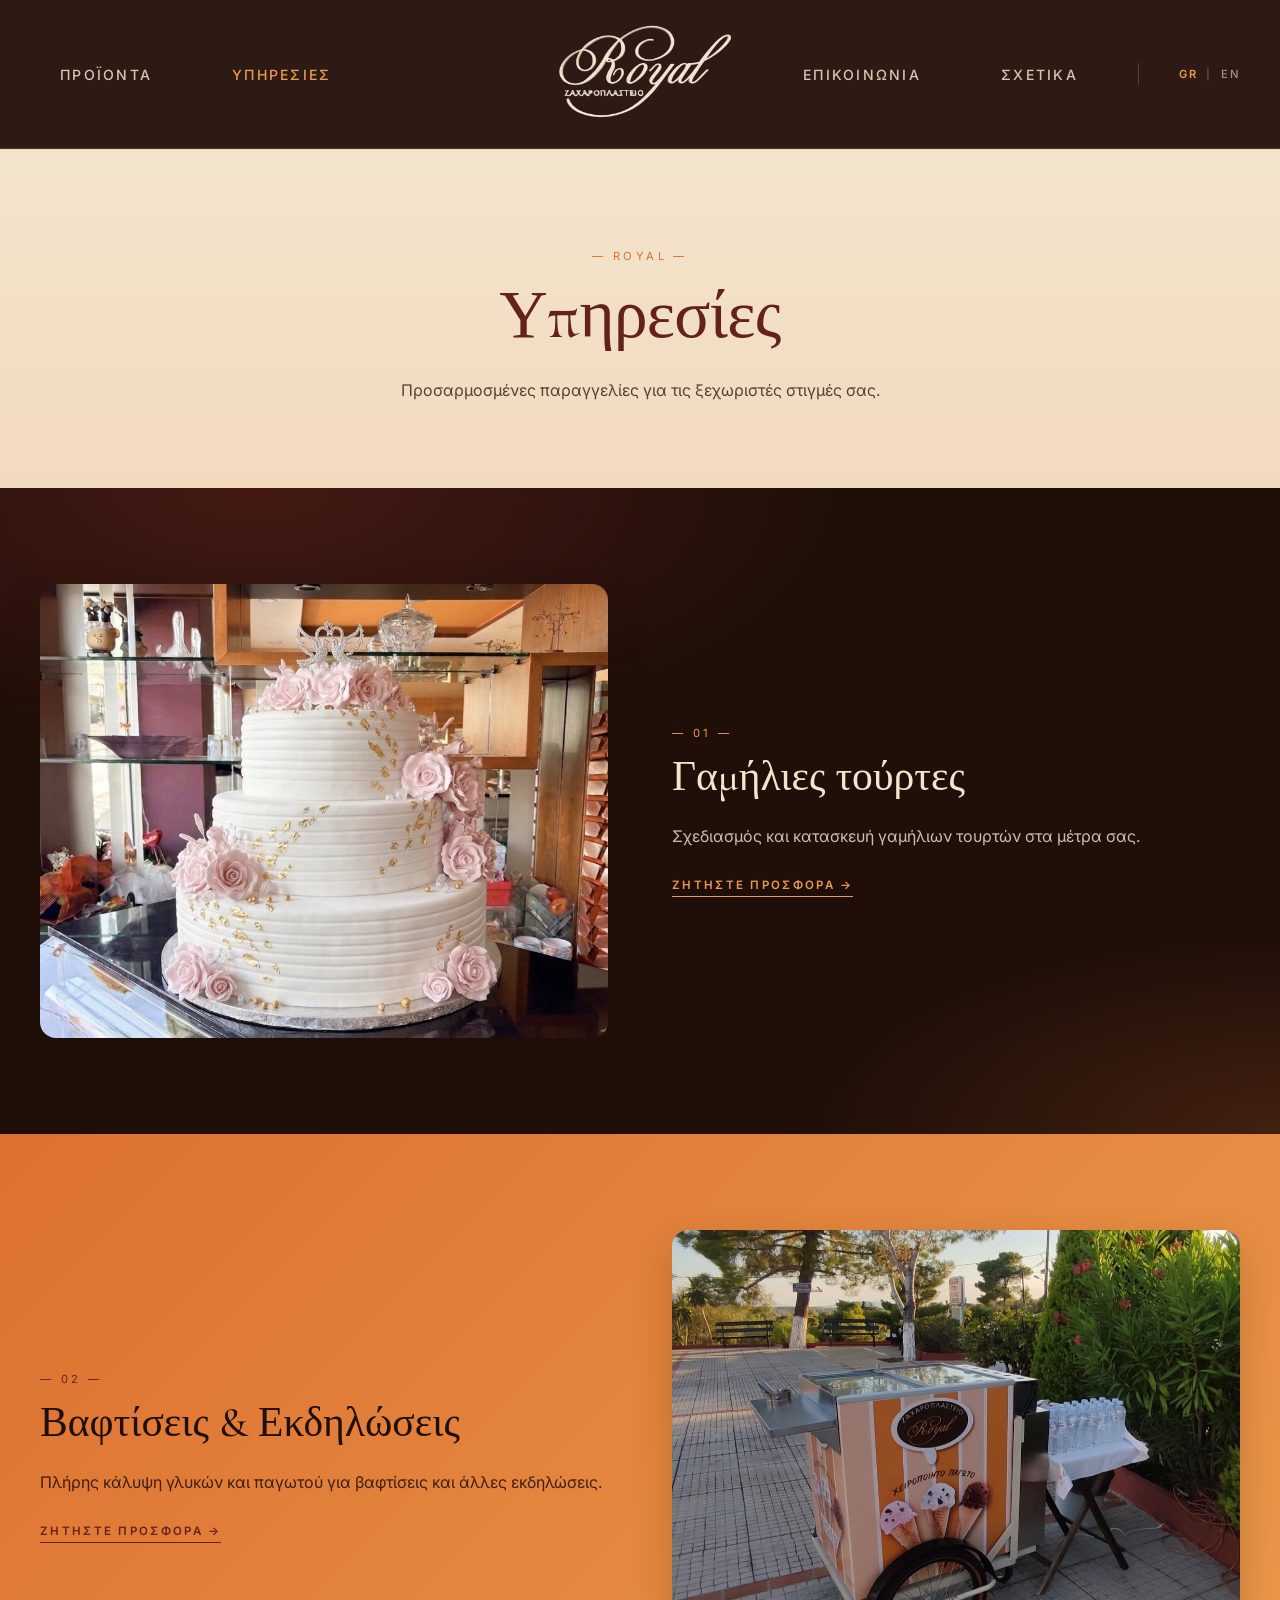
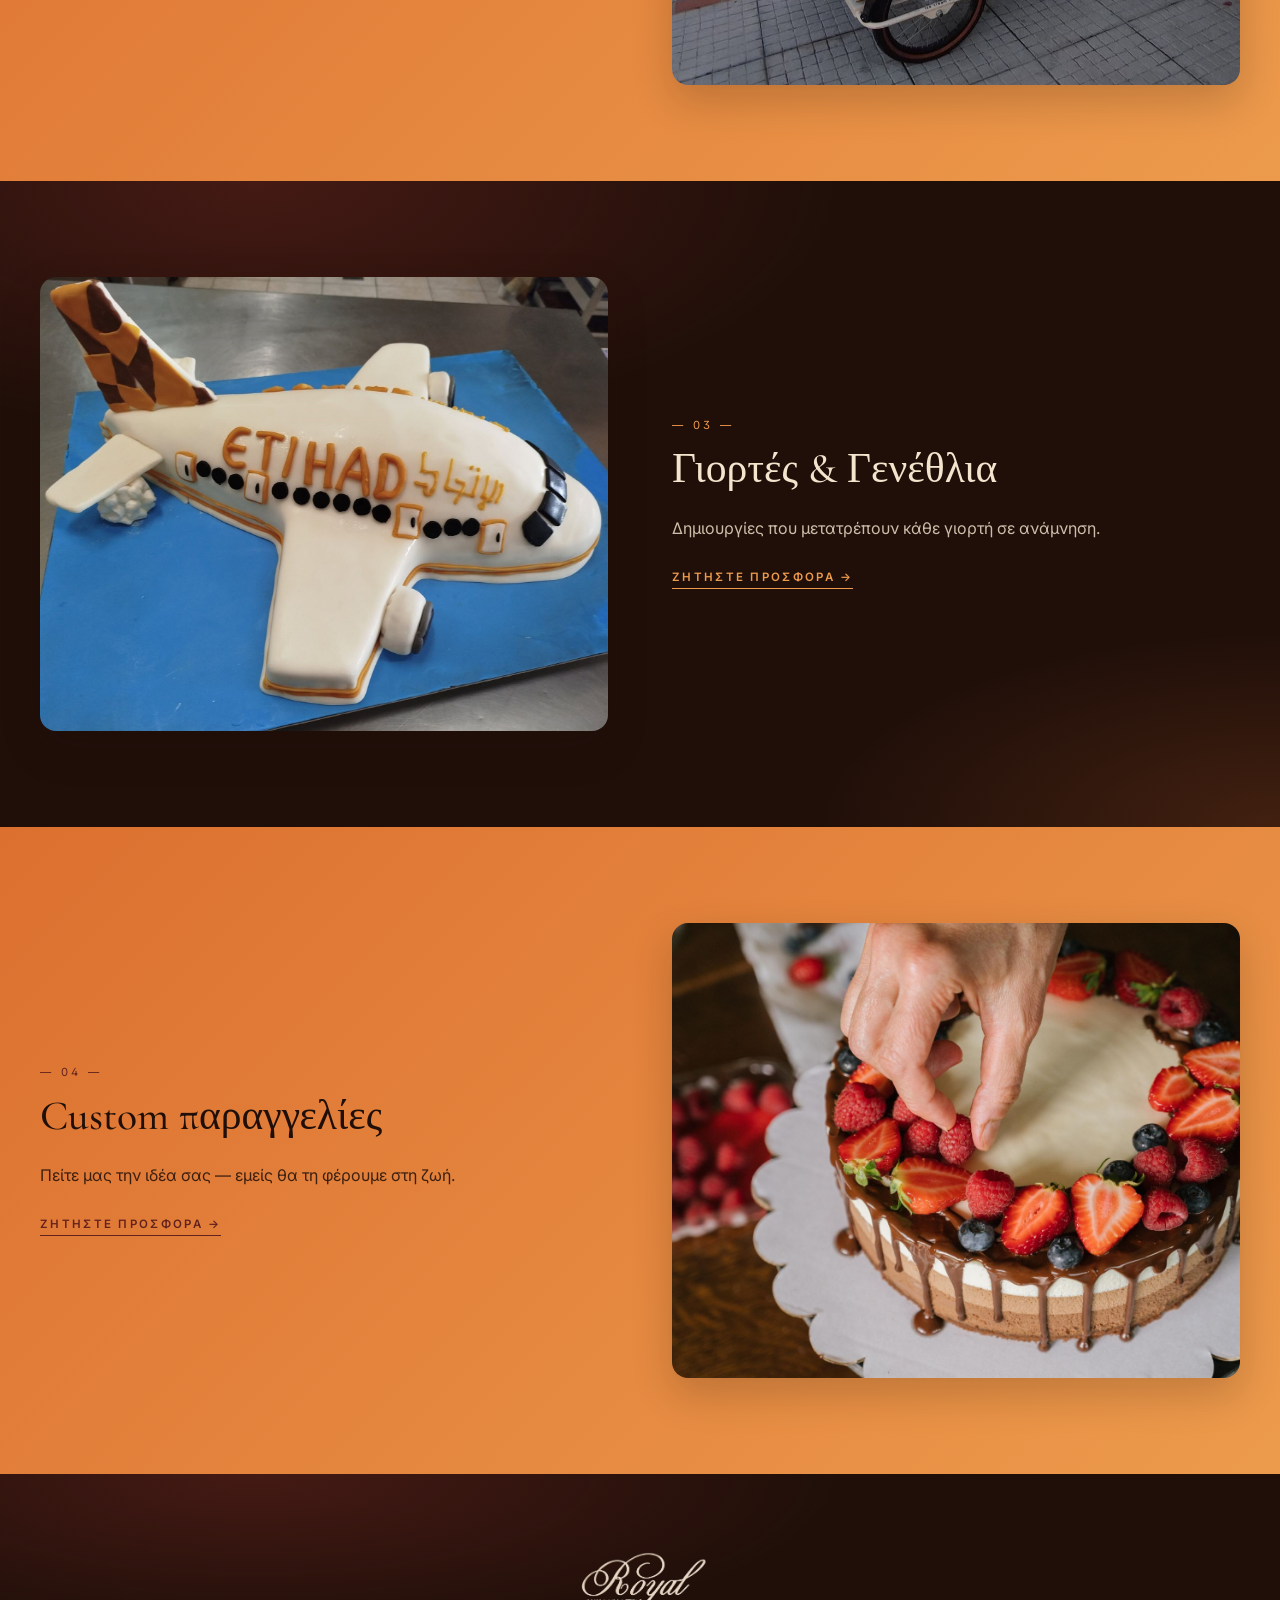
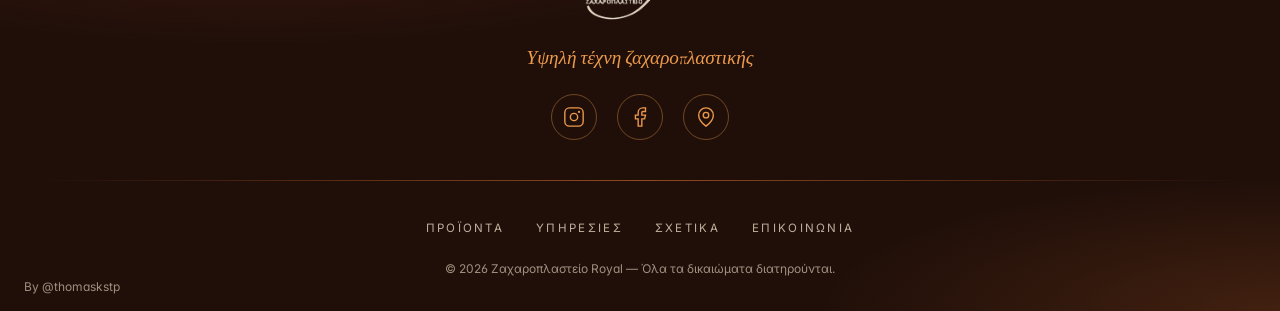
<file: services.html>
<!DOCTYPE html>
<html lang="el">
<head>
    <meta charset="UTF-8">
    <meta name="viewport" content="width=device-width, initial-scale=1.0">
    <title data-en="Services — Royal Pâtisserie">Υπηρεσίες — Ζαχαροπλαστείο Royal</title>
    <meta name="description" content="Γαμήλιες τούρτες, βαφτίσεις, γενέθλια και custom παραγγελίες από το Ζαχαροπλαστείο Royal, για κάθε ξεχωριστή στιγμή σας.">
    <meta property="og:type" content="website">
    <meta property="og:title" content="Υπηρεσίες — Ζαχαροπλαστείο Royal">
    <meta property="og:description" content="Γαμήλιες τούρτες, βαφτίσεις, γενέθλια και custom παραγγελίες για κάθε ξεχωριστή στιγμή σας.">
    <meta property="og:image" content="https://zaxaroplasteioroyal.gr/images/wedding_cake.jpg">
    <meta property="og:url" content="https://zaxaroplasteioroyal.gr/services.html">
    <meta name="twitter:card" content="summary_large_image">
    <link rel="canonical" href="https://zaxaroplasteioroyal.gr/services.html">
    <link rel="stylesheet" href="style.css">
    <link rel="icon" type="image/png" sizes="1024x1024" href="/favicon_burgundy.png">
    <link rel="preconnect" href="https://fonts.googleapis.com">
    <link rel="preconnect" href="https://fonts.gstatic.com" crossorigin>
    <link href="https://fonts.googleapis.com/css2?family=Allura&family=Cormorant+Garamond:wght@400;500;600&family=Inter:wght@300;400;500;600&display=swap" rel="stylesheet">
</head>
<body>
    <header class="navbar" id="top">
        <div class="nav-left">
            <a href="products.html" data-en="Products">ΠΡΟΪΟΝΤΑ</a>
            <a href="services.html" aria-current="page" data-en="Services">ΥΠΗΡΕΣΙΕΣ</a>
        </div>
        <div class="nav-logo">
            <a href="index.html" aria-label="Royal home">
                <img src="images/logo_cream_trans.png" alt="Royal Logo" height="86" width="150">
                <img src="images/logo_orange_trans.png" alt="" class="nav-logo-hover" aria-hidden="true" height="86" width="150">
            </a>
        </div>
        <div class="nav-right">
            <a href="contact.html" data-en="Contact">ΕΠΙΚΟΙΝΩΝΙΑ</a>
            <a href="about.html" data-en="About us">ΣΧΕΤΙΚΑ</a>
            <span class="nav-vdivider" aria-hidden="true"></span>
            <div class="nav-lang" aria-label="Language selector">
                <button type="button" class="lang-active" data-lang-btn="gr">GR</button>
                <span class="lang-divider">|</span>
                <button type="button" data-lang-btn="en">EN</button>
            </div>
        </div>
        <!-- Hamburger toggle: visible only on phones (≤780px). Reveals the
             existing nav links + GR|EN toggle as a dropdown — styled in
             style.css (.nav-toggle / .navbar.is-open), wired in animations.js -->
        <button type="button" class="nav-toggle" aria-label="Μενού" aria-expanded="false">
            <span></span>
            <span></span>
            <span></span>
        </button>
    </header>

    <main>
        <!-- Cream title banner (matches the products page hero) -->
        <section class="page-hero page-hero--cream">
            <span class="page-hero-eyebrow">— Royal —</span>
            <h1 class="page-hero-title" data-en="Services">Υπηρεσίες</h1>
            <p class="page-hero-sub" data-en="Custom orders for yours life's special moments.">Προσαρμοσμένες παραγγελίες για τις ξεχωριστές στιγμές σας.</p>
        </section>

        <!-- 4 alternating full-width bands: chocolate / orange-wash,
             image and text swap sides via .service-grid--reverse -->
        <section class="service-band service-band--chocolate">
            <div class="service-grid">
                <div class="service-media">
                    <img src="images/wedding_cake.jpg" alt="Πολυώροφη γαμήλια τούρτα με λουλούδια">
                </div>
                <div>
                    <span class="service-eyebrow">— 01 —</span>
                    <h2 class="service-title" data-en="Wedding cakes">Γαμήλιες τούρτες</h2>
                    <p class="service-desc" data-en="Wedding cake designs and creations suited to your vision.">Σχεδιασμός και κατασκευή γαμήλιων τουρτών στα μέτρα σας.</p>
                    <a href="contact.html" class="service-cta" data-en="Inquire →">Ζητήστε προσφορά →</a>
                </div>
            </div>
        </section>

        <section class="service-band service-band--orange">
            <div class="service-grid service-grid--reverse">
                <div class="service-media">
                    <img src="images/events.jpg" alt="Καροτσάκι παγωτού Royal σε εκδήλωση" loading="lazy">
                </div>
                <div>
                    <span class="service-eyebrow">— 02 —</span>
                    <h2 class="service-title" data-en="Baptisms &amp; Events">Βαφτίσεις &amp; Εκδηλώσεις</h2>
                    <p class="service-desc" data-en="Full dessert and ice cream service for every special occasion.">Πλήρης κάλυψη γλυκών και παγωτού για βαφτίσεις και άλλες εκδηλώσεις.</p>
                    <a href="contact.html" class="service-cta" data-en="Inquire →">Ζητήστε προσφορά →</a>
                </div>
            </div>
        </section>

        <section class="service-band service-band--chocolate">
            <div class="service-grid">
                <div class="service-media">
                    <img src="images/birthdays.jpg" alt="Τούρτα γενεθλίων με σοκολατάκια και ζαχαρωτά" loading="lazy">
                </div>
                <div>
                    <span class="service-eyebrow">— 03 —</span>
                    <h2 class="service-title" data-en="Celebrations &amp; birthdays">Γιορτές &amp; Γενέθλια</h2>
                    <p class="service-desc" data-en="Creations that turn every celebration into a memory.">Δημιουργίες που μετατρέπουν κάθε γιορτή σε ανάμνηση.</p>
                    <a href="contact.html" class="service-cta" data-en="Inquire →">Ζητήστε προσφορά →</a>
                </div>
            </div>
        </section>

        <section class="service-band service-band--orange">
            <div class="service-grid service-grid--reverse">
                <div class="service-media">
                    <img src="images/custom_orders.jpg" alt="Ζαχαροπλάστης στολίζει τούρτα με φρέσκα φρούτα" loading="lazy">
                </div>
                <div>
                    <span class="service-eyebrow">— 04 —</span>
                    <h2 class="service-title" data-en="Custom orders">Custom παραγγελίες</h2>
                    <p class="service-desc" data-en="Tell us your idea — we'll bring it to life.">Πείτε μας την ιδέα σας — εμείς θα τη φέρουμε στη ζωή.</p>
                    <a href="contact.html" class="service-cta" data-en="Inquire →">Ζητήστε προσφορά →</a>
                </div>
            </div>
        </section>
        
    </main>

    <footer class="footer">
        <div class="footer-top">
            <div class="footer-logo">
                <img src="images/logo_cream_trans.png" alt="Royal Logo" height="60" loading="lazy">
                <p class="footer-tagline" data-en="The fine art of pâtisserie">Υψηλή τέχνη ζαχαροπλαστικής</p>
            </div>
            <div class="footer-social">
                <a href="https://www.instagram.com/zaxaroplasteio_royal/" class="social-link" aria-label="Instagram" target="_blank" rel="noopener">
                    <svg width="20" height="20" viewBox="0 0 24 24" fill="none" stroke="currentColor" stroke-width="1.5">
                        <rect x="2" y="2" width="20" height="20" rx="5"/>
                        <circle cx="12" cy="12" r="4"/>
                        <circle cx="17.5" cy="6.5" r="0.5" fill="currentColor"/>
                    </svg>
                </a>
                <a href="https://www.facebook.com/zaxaroplasteio.royal/" class="social-link" aria-label="Facebook" target="_blank" rel="noopener">
                    <svg width="20" height="20" viewBox="0 0 24 24" fill="none" stroke="currentColor" stroke-width="1.5">
                        <path d="M18 2h-3a5 5 0 0 0-5 5v3H7v4h3v8h4v-8h3l1-4h-4V7a1 1 0 0 1 1-1h3z"/>
                    </svg>
                </a>
                <a href="https://www.google.com/maps/search/?api=1&amp;query=%CE%96%CE%B1%CF%87%CE%B1%CF%81%CE%BF%CF%80%CE%BB%CE%B1%CF%83%CF%84%CE%B5%CE%AF%CE%BF%20Royal%2C%20%CE%92%CE%B1%CF%83.%20%CE%A0%CE%B1%CF%8D%CE%BB%CE%BF%CF%85%20178%2C%20%CE%A3%CF%80%CE%AC%CF%84%CE%B1%20190%2004" class="social-link" aria-label="Google Maps" target="_blank" rel="noopener">
                    <svg width="20" height="20" viewBox="0 0 24 24" fill="none" stroke="currentColor" stroke-width="1.5">
                        <path d="M20 10c0 6-8 12-8 12s-8-6-8-12a8 8 0 0 1 16 0Z"/>
                        <circle cx="12" cy="10" r="3"/>
                    </svg>
                </a>
            </div>
        </div>
        <div class="footer-divider"></div>
        <nav class="footer-nav">
            <a href="products.html" data-en="Products">ΠΡΟΪΟΝΤΑ</a>
            <a href="services.html" data-en="Services">ΥΠΗΡΕΣΙΕΣ</a>
            <a href="about.html" data-en="About us">ΣΧΕΤΙΚΑ</a>
            <a href="contact.html" data-en="Contact">ΕΠΙΚΟΙΝΩΝΙΑ</a>
        </nav>
        <div class="footer-credit">
            <a href="https://github.com/thomaskstp/Zaxaroplasteio-Royal-website" target="_blank" rel="noopener" data-en="By @thomaskstp">By @thomaskstp</a>
        </div>
        <p class="footer-copy" data-en="© 2026 Royal Pâtisserie — All rights reserved.">© 2026 Ζαχαροπλαστείο Royal — Όλα τα δικαιώματα διατηρούνται.</p>
    </footer>

    <script src="i18n.js"></script>
    <script src="animations.js"></script>
</body>
</html>
</file>
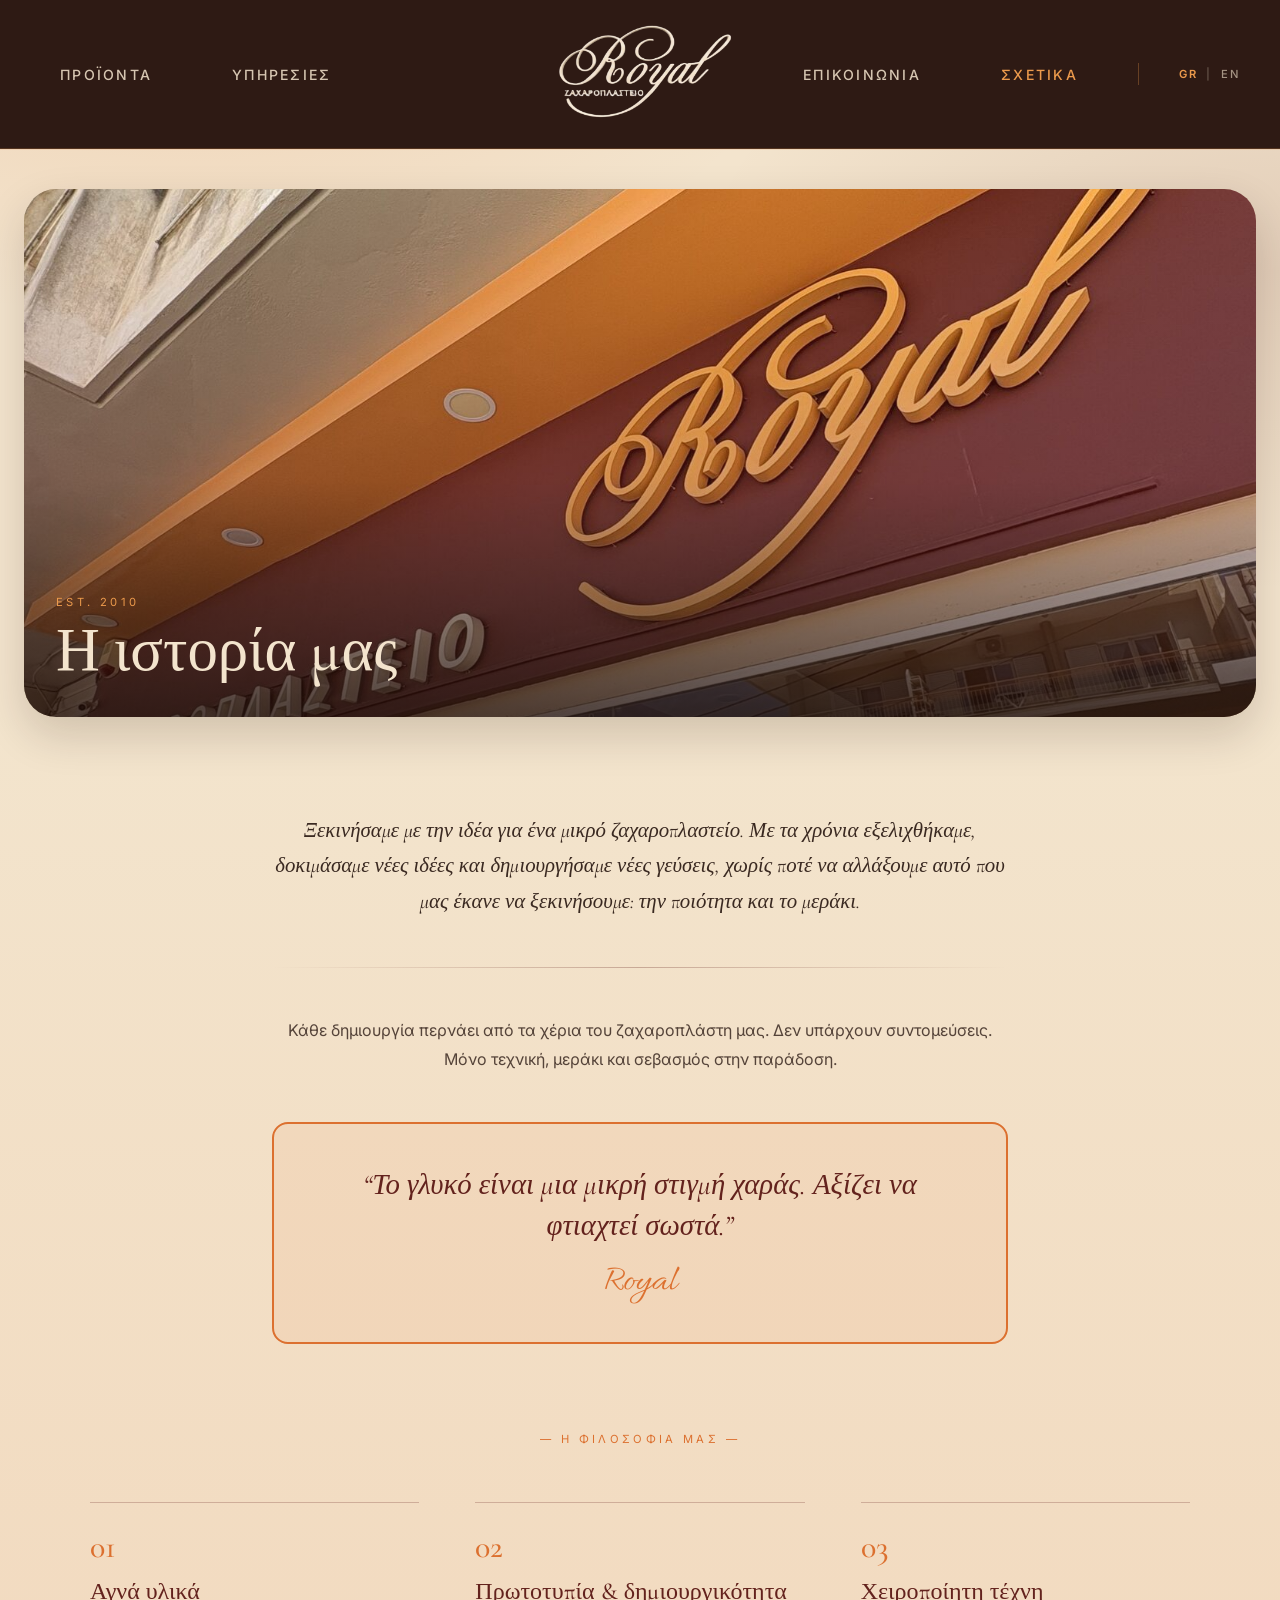
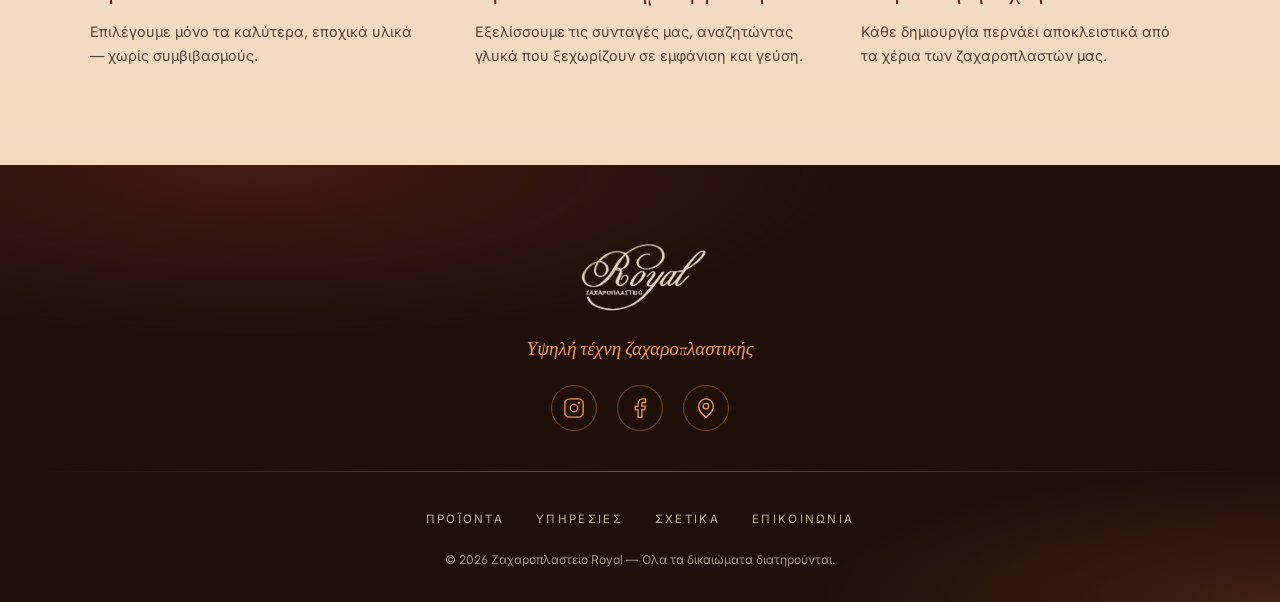
<file: src/about.html>
<!DOCTYPE html>
<html lang="el">
<head>
    <meta charset="UTF-8">
    <meta name="viewport" content="width=device-width, initial-scale=1.0">
    <title data-en="About — Royal Pâtisserie">Σχετικά — Ζαχαροπλαστείο Royal</title>
    <meta name="description" content="Από το 2010, το Royal συνδυάζει παραδοσιακή τεχνική με σύγχρονη αισθητική σε κάθε χειροποίητη δημιουργία.">
    <meta property="og:type" content="website">
    <meta property="og:title" content="Σχετικά — Ζαχαροπλαστείο Royal">
    <meta property="og:description" content="Από το 2010, το Royal συνδυάζει παραδοσιακή τεχνική με σύγχρονη αισθητική σε κάθε χειροποίητη δημιουργία.">
    <meta property="og:image" content="https://zaxaroplasteioroyal.gr/images/history.JPG">
    <meta property="og:url" content="https://zaxaroplasteioroyal.gr/about.html">
    <meta name="twitter:card" content="summary_large_image">
    <link rel="canonical" href="https://zaxaroplasteioroyal.gr/about.html">
    <link rel="stylesheet" href="style.css">
    <link rel="icon" type="image/png" href="images/favicon_white.png">
    <link rel="preconnect" href="https://fonts.googleapis.com">
    <link rel="preconnect" href="https://fonts.gstatic.com" crossorigin>
    <link href="https://fonts.googleapis.com/css2?family=Allura&family=Cormorant+Garamond:wght@400;500;600&family=Inter:wght@300;400;500;600&display=swap" rel="stylesheet">
</head>
<body>
    <header class="navbar" id="top">
        <div class="nav-left">
            <a href="products.html" data-en="Products">ΠΡΟΪΟΝΤΑ</a>
            <a href="services.html" data-en="Services">ΥΠΗΡΕΣΙΕΣ</a>
        </div>
        <div class="nav-logo">
            <a href="index.html" aria-label="Royal home">
                <img src="images/logo_cream_trans.png" alt="Royal Logo" height="86" width="150">
                <img src="images/logo_orange_trans.png" alt="" class="nav-logo-hover" aria-hidden="true" height="86" width="150">
            </a>
        </div>
        <div class="nav-right">
            <a href="contact.html" data-en="Contact">ΕΠΙΚΟΙΝΩΝΙΑ</a>
            <a href="about.html" aria-current="page" data-en="About us">ΣΧΕΤΙΚΑ</a>
            <span class="nav-vdivider" aria-hidden="true"></span>
            <div class="nav-lang" aria-label="Language selector">
                <button type="button" class="lang-active" data-lang-btn="gr">GR</button>
                <span class="lang-divider">|</span>
                <button type="button" data-lang-btn="en">EN</button>
            </div>
        </div>
        <!-- Hamburger toggle: visible only on phones (≤780px). Reveals the
             existing nav links + GR|EN toggle as a dropdown — styled in
             style.css (.nav-toggle / .navbar.is-open), wired in animations.js -->
        <button type="button" class="nav-toggle" aria-label="Μενού" aria-expanded="false">
            <span></span>
            <span></span>
            <span></span>
        </button>
    </header>

    <main>
        <!-- Storefront banner: same rounded-frame + bottom gradient
             treatment as the homepage hero, text anchored bottom-left -->
        <section class="about-hero">
            <div class="about-hero-frame">
                <img src="images/history.JPG" alt="Royal storefront">
                <div class="about-hero-overlay"></div>
                <div class="about-hero-text">
                    <span class="about-hero-eyebrow">Est. 2010</span>
                    <h1 class="about-hero-title" data-en="Our story">Η ιστορία μας</h1>
                </div>
            </div>
        </section>

        <!-- Lead paragraph (italic serif) + body copy, cream band -->
        <section class="about-lead-band">
            <div class="about-copy">
                <p class="about-lead" data-en="We started with the idea of a small pâtisserie. Over the years we evolved, tried new ideas and created new flavors, without ever changing what made us start: quality and passion.">Ξεκινήσαμε με την ιδέα για ένα μικρό ζαχαροπλαστείο. Με τα χρόνια εξελιχθήκαμε, δοκιμάσαμε νέες ιδέες και δημιουργήσαμε νέες γεύσεις, χωρίς ποτέ να αλλάξουμε αυτό που μας έκανε να ξεκινήσουμε: την ποιότητα και το μεράκι.</p>
                <div class="about-divider"></div>
                <p class="about-body" data-en="Every creation passes through our pastry chef's hands. There are no shortcuts. Only technique, dedication and respect for tradition.">Κάθε δημιουργία περνάει από τα χέρια του ζαχαροπλάστη μας. Δεν υπάρχουν συντομεύσεις. Mόνο τεχνική, μεράκι και σεβασμός στην παράδοση.</p>

                <!-- Pull quote, previously its own full-width band, now
                     framed in orange inside the lead copy block -->
                <blockquote class="about-quote">
                    <p class="about-quote-text" data-en="&ldquo;A dessert is a small moment of joy. It deserves to be made right.&rdquo;">&ldquo;Το γλυκό είναι μια μικρή στιγμή χαράς. Αξίζει να φτιαχτεί σωστά.&rdquo;</p>
                    <p class="about-quote-signature">Royal</p>
                </blockquote>
            </div>

            <!-- Philosophy: three numbered pillars (from the photo reference),
                 built with the project's own cream/burgundy/orange theme -->
            <div class="about-philosophy">
                <p class="about-philosophy-eyebrow" data-en="Our philosophy">— Η ΦΙΛΟΣΟΦΙΑ ΜΑΣ —</p>
                <div class="about-values">
                    <div class="value-item">
                        <span class="value-num">01</span>
                        <h3 class="value-title" data-en="Pure ingredients">Αγνά υλικά</h3>
                        <p class="value-text" data-en="We choose only the best, seasonal ingredients — no compromises.">Επιλέγουμε μόνο τα καλύτερα, εποχικά υλικά — χωρίς συμβιβασμούς.</p>
                    </div>
                    <div class="value-item">
                        <span class="value-num">02</span>
                        <h3 class="value-title" data-en="Innovation &amp; creativity">Πρωτοτυπία &amp; δημιουργικότητα</h3>
                        <p class="value-text" data-en="We constantly evolve our recipes, seeking desserts that stand out for their appearance and taste.">Εξελίσσουμε τις συνταγές μας, αναζητώντας γλυκά που ξεχωρίζουν σε εμφάνιση και γεύση. </p>
                    </div>
                    <div class="value-item">
                        <span class="value-num">03</span>
                        <h3 class="value-title" data-en="Handcrafted art">Χειροποίητη τέχνη</h3>
                        <p class="value-text" data-en="Every creation passes through our pastry chef's hands.">Κάθε δημιουργία περνάει αποκλειστικά από τα χέρια των ζαχαροπλαστών μας.</p>
                    </div>
                </div>
            </div>
        </section>
    </main>

    <footer class="footer">
        <div class="footer-top">
            <div class="footer-logo">
                <img src="images/logo_cream_trans.png" alt="Royal Logo" height="60" loading="lazy">
                <p class="footer-tagline" data-en="The fine art of pâtisserie">Υψηλή τέχνη ζαχαροπλαστικής</p>
            </div>
            <div class="footer-social">
                <a href="https://www.instagram.com/zaxaroplasteio_royal/" class="social-link" aria-label="Instagram" target="_blank" rel="noopener">
                    <svg width="20" height="20" viewBox="0 0 24 24" fill="none" stroke="currentColor" stroke-width="1.5">
                        <rect x="2" y="2" width="20" height="20" rx="5"/>
                        <circle cx="12" cy="12" r="4"/>
                        <circle cx="17.5" cy="6.5" r="0.5" fill="currentColor"/>
                    </svg>
                </a>
                <a href="https://www.facebook.com/zaxaroplasteio.royal/" class="social-link" aria-label="Facebook" target="_blank" rel="noopener">
                    <svg width="20" height="20" viewBox="0 0 24 24" fill="none" stroke="currentColor" stroke-width="1.5">
                        <path d="M18 2h-3a5 5 0 0 0-5 5v3H7v4h3v8h4v-8h3l1-4h-4V7a1 1 0 0 1 1-1h3z"/>
                    </svg>
                </a>
                <a href="https://share.google/yxiHzfwpHjZptldyn" class="social-link" aria-label="Google Maps" target="_blank" rel="noopener">
                    <svg width="20" height="20" viewBox="0 0 24 24" fill="none" stroke="currentColor" stroke-width="1.5">
                        <path d="M20 10c0 6-8 12-8 12s-8-6-8-12a8 8 0 0 1 16 0Z"/>
                        <circle cx="12" cy="10" r="3"/>
                    </svg>
                </a>
            </div>
        </div>
        <div class="footer-divider"></div>
        <nav class="footer-nav">
            <a href="products.html" data-en="Products">ΠΡΟΪΟΝΤΑ</a>
            <a href="services.html" data-en="Services">ΥΠΗΡΕΣΙΕΣ</a>
            <a href="about.html" data-en="About us">ΣΧΕΤΙΚΑ</a>
            <a href="contact.html" data-en="Contact">ΕΠΙΚΟΙΝΩΝΙΑ</a>
        </nav>
        <p class="footer-copy" data-en="© 2026 Royal Pâtisserie — All rights reserved.">© 2026 Ζαχαροπλαστείο Royal — Όλα τα δικαιώματα διατηρούνται.</p>
    </footer>

    <script src="i18n.js"></script>
    <script src="animations.js"></script>
</body>
</html>
</file>
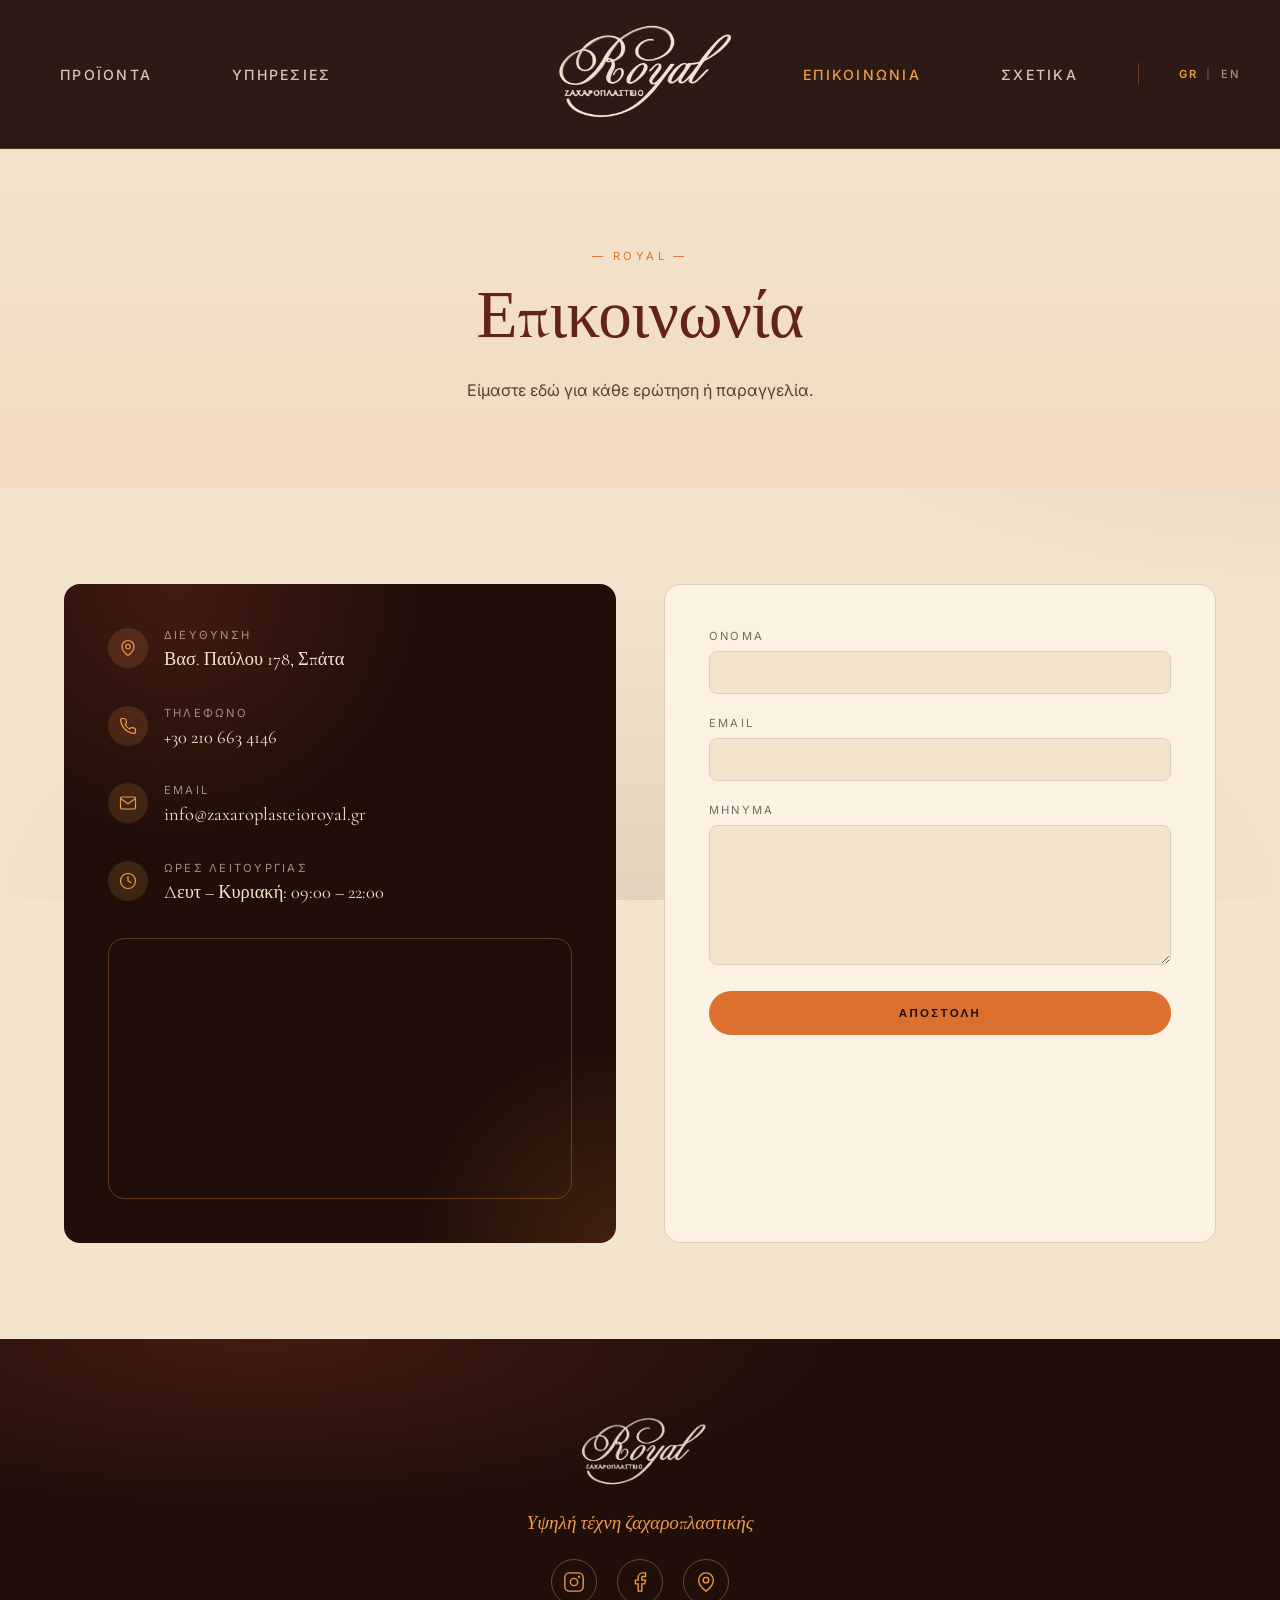
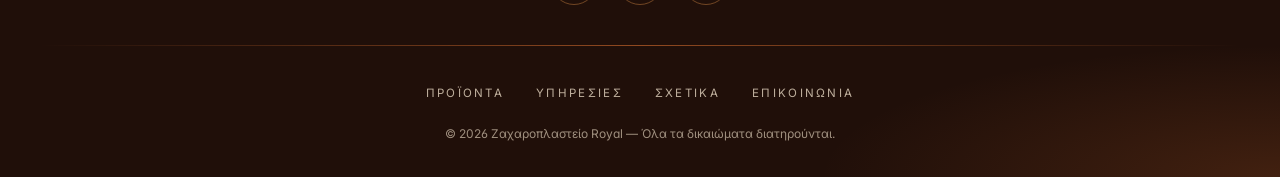
<file: src/contact.html>
<!DOCTYPE html>
<html lang="el">
<head>
    <meta charset="UTF-8">
    <meta name="viewport" content="width=device-width, initial-scale=1.0">
    <title data-en="Contact — Royal Pâtisserie">Επικοινωνία — Ζαχαροπλαστείο Royal</title>
    <meta name="description" content="Επικοινωνήστε με το Ζαχαροπλαστείο Royal στη Σπάτα — Βασ. Παύλου 178. Τηλέφωνο, email και φόρμα επικοινωνίας.">
    <meta property="og:type" content="website">
    <meta property="og:title" content="Επικοινωνία — Ζαχαροπλαστείο Royal">
    <meta property="og:description" content="Επικοινωνήστε με το Ζαχαροπλαστείο Royal στη Σπάτα — Βασ. Παύλου 178.">
    <meta property="og:image" content="https://zaxaroplasteioroyal.gr/images/carousel1.jpg">
    <meta property="og:url" content="https://zaxaroplasteioroyal.gr/contact.html">
    <meta name="twitter:card" content="summary_large_image">
    <link rel="canonical" href="https://zaxaroplasteioroyal.gr/contact.html">
    <link rel="stylesheet" href="style.css">
    <link rel="icon" type="image/png" href="images/favicon_white.png">
    <link rel="preconnect" href="https://fonts.googleapis.com">
    <link rel="preconnect" href="https://fonts.gstatic.com" crossorigin>
    <link href="https://fonts.googleapis.com/css2?family=Allura&family=Cormorant+Garamond:wght@400;500;600&family=Inter:wght@300;400;500;600&display=swap" rel="stylesheet">
</head>
<body>
    <header class="navbar" id="top">
        <div class="nav-left">
            <a href="products.html" data-en="Products">ΠΡΟΪΟΝΤΑ</a>
            <a href="services.html" data-en="Services">ΥΠΗΡΕΣΙΕΣ</a>
        </div>
        <div class="nav-logo">
            <a href="index.html" aria-label="Royal home">
                <img src="images/logo_cream_trans.png" alt="Royal Logo" height="86" width="150">
                <img src="images/logo_orange_trans.png" alt="" class="nav-logo-hover" aria-hidden="true" height="86" width="150">
            </a>
        </div>
        <div class="nav-right">
            <a href="contact.html" aria-current="page" data-en="Contact">ΕΠΙΚΟΙΝΩΝΙΑ</a>
            <a href="about.html" data-en="About us">ΣΧΕΤΙΚΑ</a>
            <span class="nav-vdivider" aria-hidden="true"></span>
            <div class="nav-lang" aria-label="Language selector">
                <button type="button" class="lang-active" data-lang-btn="gr">GR</button>
                <span class="lang-divider">|</span>
                <button type="button" data-lang-btn="en">EN</button>
            </div>
        </div>
        <!-- Hamburger toggle: visible only on phones (≤780px). Reveals the
             existing nav links + GR|EN toggle as a dropdown — styled in
             style.css (.nav-toggle / .navbar.is-open), wired in animations.js -->
        <button type="button" class="nav-toggle" aria-label="Μενού" aria-expanded="false">
            <span></span>
            <span></span>
            <span></span>
        </button>
    </header>

    <main>
        <section class="page-hero page-hero--cream">
            <span class="page-hero-eyebrow">— Royal —</span>
            <h1 class="page-hero-title" data-en="Get in touch">Επικοινωνία</h1>
            <p class="page-hero-sub" data-en="We're here for any question or order.">Είμαστε εδώ για κάθε ερώτηση ή παραγγελία.</p>
        </section>

        <section class="contact-wrap">
            <div class="contact-grid">
                <!-- Info card: address / phone / email / hours + map -->
                <div class="contact-info">
                    <div class="info-row">
                        <span class="info-icon" aria-hidden="true">
                            <svg width="18" height="18" viewBox="0 0 24 24" fill="none" stroke="currentColor" stroke-width="1.6" stroke-linecap="round" stroke-linejoin="round"><path d="M20 10c0 6-8 12-8 12s-8-6-8-12a8 8 0 0 1 16 0Z"/><circle cx="12" cy="10" r="3"/></svg>
                        </span>
                        <div>
                            <div class="info-label" data-en="Address">Διεύθυνση</div>
                            <div class="info-value">Βασ. Παύλου 178, Σπάτα</div>
                        </div>
                    </div>
                    <div class="info-row">
                        <span class="info-icon" aria-hidden="true">
                            <svg width="18" height="18" viewBox="0 0 24 24" fill="none" stroke="currentColor" stroke-width="1.6" stroke-linecap="round" stroke-linejoin="round"><path d="M22 16.92v3a2 2 0 0 1-2.18 2 19.79 19.79 0 0 1-8.63-3.07 19.5 19.5 0 0 1-6-6 19.79 19.79 0 0 1-3.07-8.67A2 2 0 0 1 4.11 2h3a2 2 0 0 1 2 1.72c.13.96.36 1.9.68 2.81a2 2 0 0 1-.45 2.11L8.09 9.91a16 16 0 0 0 6 6l1.27-1.27a2 2 0 0 1 2.11-.45c.91.32 1.85.55 2.81.68A2 2 0 0 1 22 16.92Z"/></svg>
                        </span>
                        <div>
                            <div class="info-label" data-en="Phone">Τηλέφωνο</div>
                            <div class="info-value">+30 210 663 4146</div>
                        </div>
                    </div>
                    <div class="info-row">
                        <span class="info-icon" aria-hidden="true">
                            <svg width="18" height="18" viewBox="0 0 24 24" fill="none" stroke="currentColor" stroke-width="1.6" stroke-linecap="round" stroke-linejoin="round"><rect x="2" y="4" width="20" height="16" rx="2"/><path d="m22 6-10 7L2 6"/></svg>
                        </span>
                        <div>
                            <div class="info-label">Email</div>
                            <div class="info-value">info@zaxaroplasteioroyal.gr</div>
                        </div>
                    </div>
                    <div class="info-row">
                        <span class="info-icon" aria-hidden="true">
                            <svg width="18" height="18" viewBox="0 0 24 24" fill="none" stroke="currentColor" stroke-width="1.6" stroke-linecap="round" stroke-linejoin="round"><circle cx="12" cy="12" r="10"/><path d="M12 6v6l4 2"/></svg>
                        </span>
                        <div>
                            <div class="info-label" data-en="Opening hours">Ώρες λειτουργίας</div>
                            <div class="info-value" data-en="Mon – Sun: 09:00 – 22:00">Δευτ – Κυριακή: 09:00 – 22:00</div>
                        </div>
                    </div>
                    <!-- Map centred on the shop: Βασ. Παύλου 178, Σπάτα 190 04
                         (37.96048, 23.92043) with a pin dropped on the address -->
                    <div class="contact-map">
                        <iframe title="Χάρτης — Βασ. Παύλου 178, Σπάτα" src="https://www.openstreetmap.org/export/embed.html?bbox=23.9154%2C37.9580%2C23.9254%2C37.9630&amp;layer=mapnik&amp;marker=37.9604813%2C23.9204265" loading="lazy"></iframe>
                    </div>
                </div>

                <!-- Contact form — submits via Formspree (AJAX, see contact.js).
                     Temporarily points at k.kostop1974@gmail.com (a real inbox
                     today) instead of info@zaxaroplasteioroyal.gr, which isn't
                     live yet. First real submission sends a confirmation link
                     there that must be clicked once to activate the endpoint.
                     Swap the action back to the business email once it's set up. -->
                <form class="contact-form" id="contact-form" action="https://formspree.io/f/k.kostop1974@gmail.com" method="POST">
                    <div class="form-field">
                        <label for="name" data-en="Name">Όνομα</label>
                        <input id="name" name="name" type="text" required>
                    </div>
                    <div class="form-field">
                        <label for="email">Email</label>
                        <input id="email" name="_replyto" type="email" required>
                    </div>
                    <div class="form-textarea-field">
                        <label for="message" data-en="Message">Μήνυμα</label>
                        <textarea id="message" name="message" rows="6" required></textarea>
                    </div>
                    <input type="hidden" name="_subject" value="Νέο μήνυμα από zaxaroplasteioroyal.gr">
                    <button type="submit" class="form-submit" data-en="Send message">Αποστολή</button>
                    <p class="form-success" id="form-success" hidden data-en="Thank you! We'll be in touch soon.">Σας ευχαριστούμε! Θα επικοινωνήσουμε σύντομα.</p>
                    <p class="form-error" id="form-error" hidden data-en="Something went wrong — please email us directly at info@zaxaroplasteioroyal.gr.">Κάτι πήγε στραβά — παρακαλούμε στείλτε μας email απευθείας στο info@zaxaroplasteioroyal.gr.</p>
                </form>
            </div>
        </section>
    </main>

    <footer class="footer">
        <div class="footer-top">
            <div class="footer-logo">
                <img src="images/logo_cream_trans.png" alt="Royal Logo" height="60" loading="lazy">
                <p class="footer-tagline" data-en="The fine art of pâtisserie">Υψηλή τέχνη ζαχαροπλαστικής</p>
            </div>
            <div class="footer-social">
                <a href="https://www.instagram.com/zaxaroplasteio_royal/" class="social-link" aria-label="Instagram" target="_blank" rel="noopener">
                    <svg width="20" height="20" viewBox="0 0 24 24" fill="none" stroke="currentColor" stroke-width="1.5">
                        <rect x="2" y="2" width="20" height="20" rx="5"/>
                        <circle cx="12" cy="12" r="4"/>
                        <circle cx="17.5" cy="6.5" r="0.5" fill="currentColor"/>
                    </svg>
                </a>
                <a href="https://www.facebook.com/zaxaroplasteio.royal/" class="social-link" aria-label="Facebook" target="_blank" rel="noopener">
                    <svg width="20" height="20" viewBox="0 0 24 24" fill="none" stroke="currentColor" stroke-width="1.5">
                        <path d="M18 2h-3a5 5 0 0 0-5 5v3H7v4h3v8h4v-8h3l1-4h-4V7a1 1 0 0 1 1-1h3z"/>
                    </svg>
                </a>
                <a href="https://share.google/yxiHzfwpHjZptldyn" class="social-link" aria-label="Google Maps" target="_blank" rel="noopener">
                    <svg width="20" height="20" viewBox="0 0 24 24" fill="none" stroke="currentColor" stroke-width="1.5">
                        <path d="M20 10c0 6-8 12-8 12s-8-6-8-12a8 8 0 0 1 16 0Z"/>
                        <circle cx="12" cy="10" r="3"/>
                    </svg>
                </a>
            </div>
        </div>
        <div class="footer-divider"></div>
        <nav class="footer-nav">
            <a href="products.html" data-en="Products">ΠΡΟΪΟΝΤΑ</a>
            <a href="services.html" data-en="Services">ΥΠΗΡΕΣΙΕΣ</a>
            <a href="about.html" data-en="About us">ΣΧΕΤΙΚΑ</a>
            <a href="contact.html" data-en="Contact">ΕΠΙΚΟΙΝΩΝΙΑ</a>
        </nav>
        <p class="footer-copy" data-en="© 2026 Royal Pâtisserie — All rights reserved.">© 2026 Ζαχαροπλαστείο Royal — Όλα τα δικαιώματα διατηρούνται.</p>
    </footer>

    <script src="i18n.js"></script>
    <script src="contact.js"></script>
    <script src="animations.js"></script>
</body>
</html>
</file>
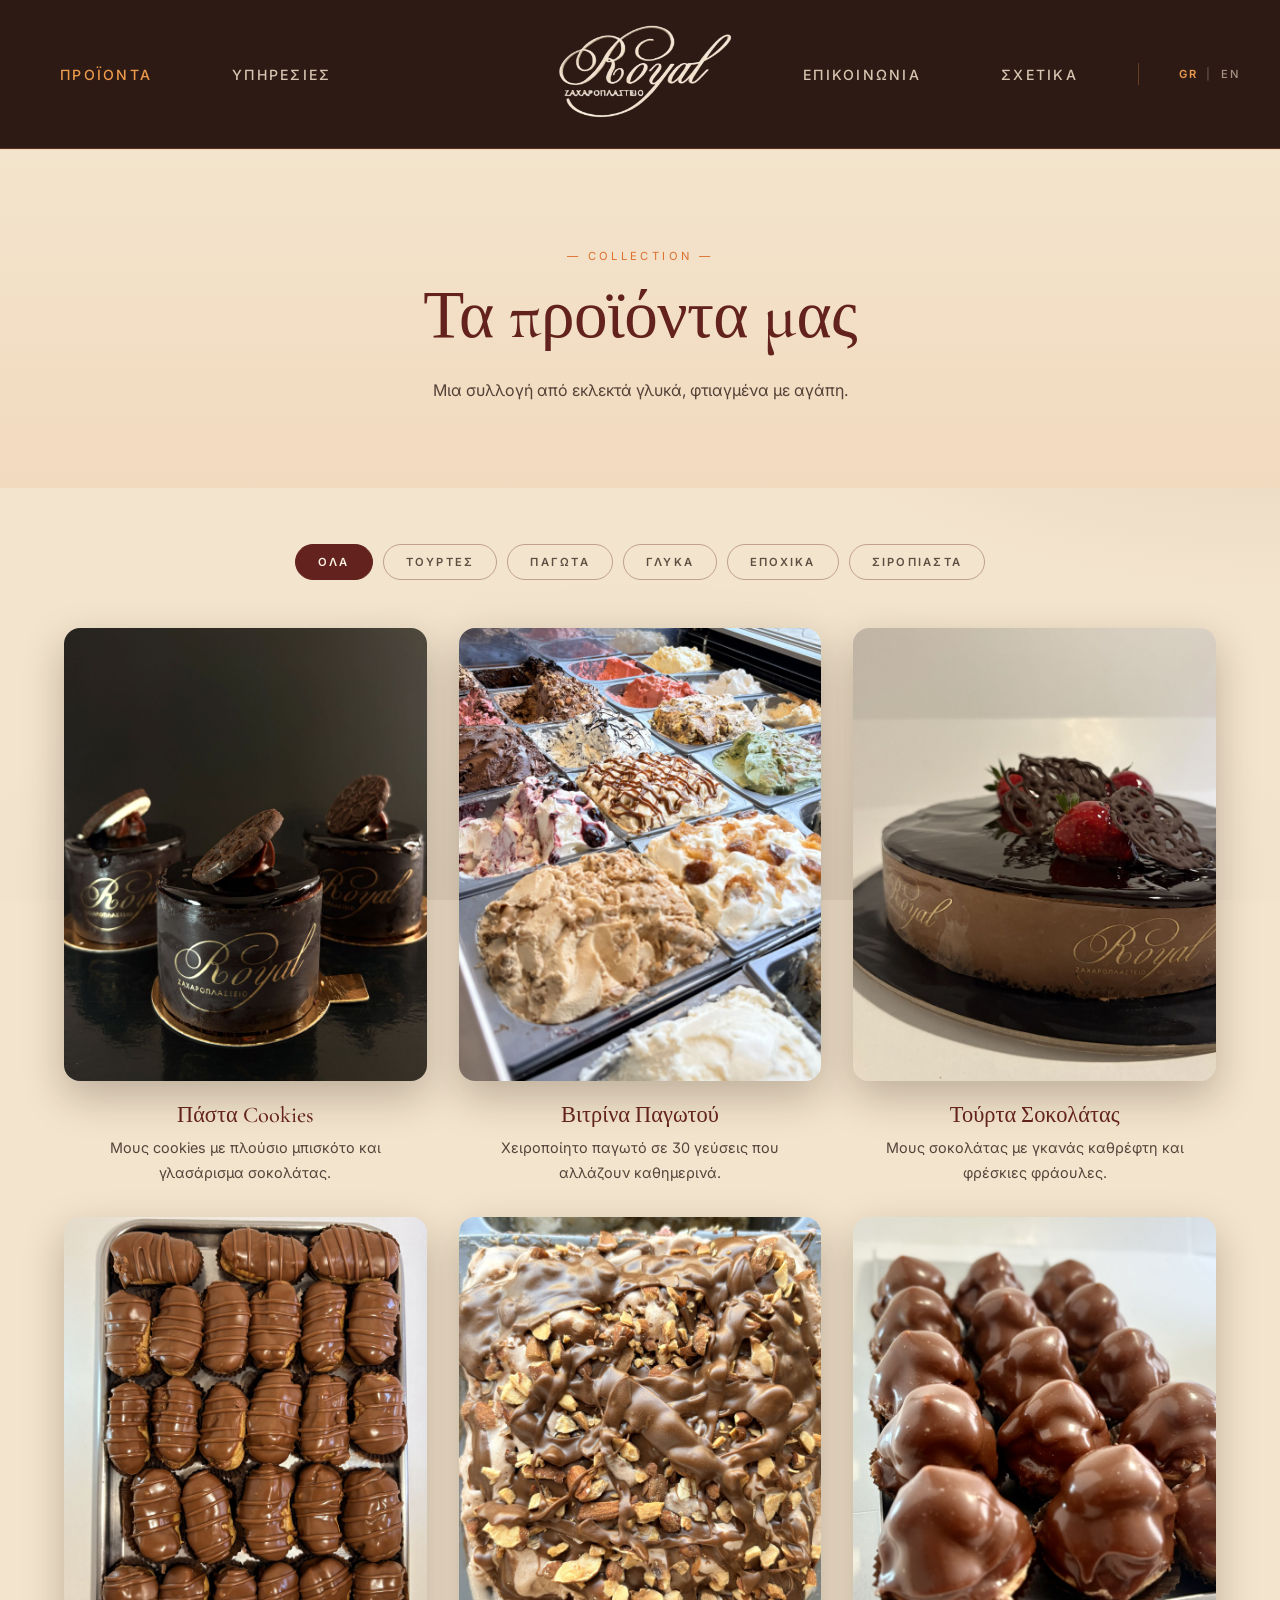
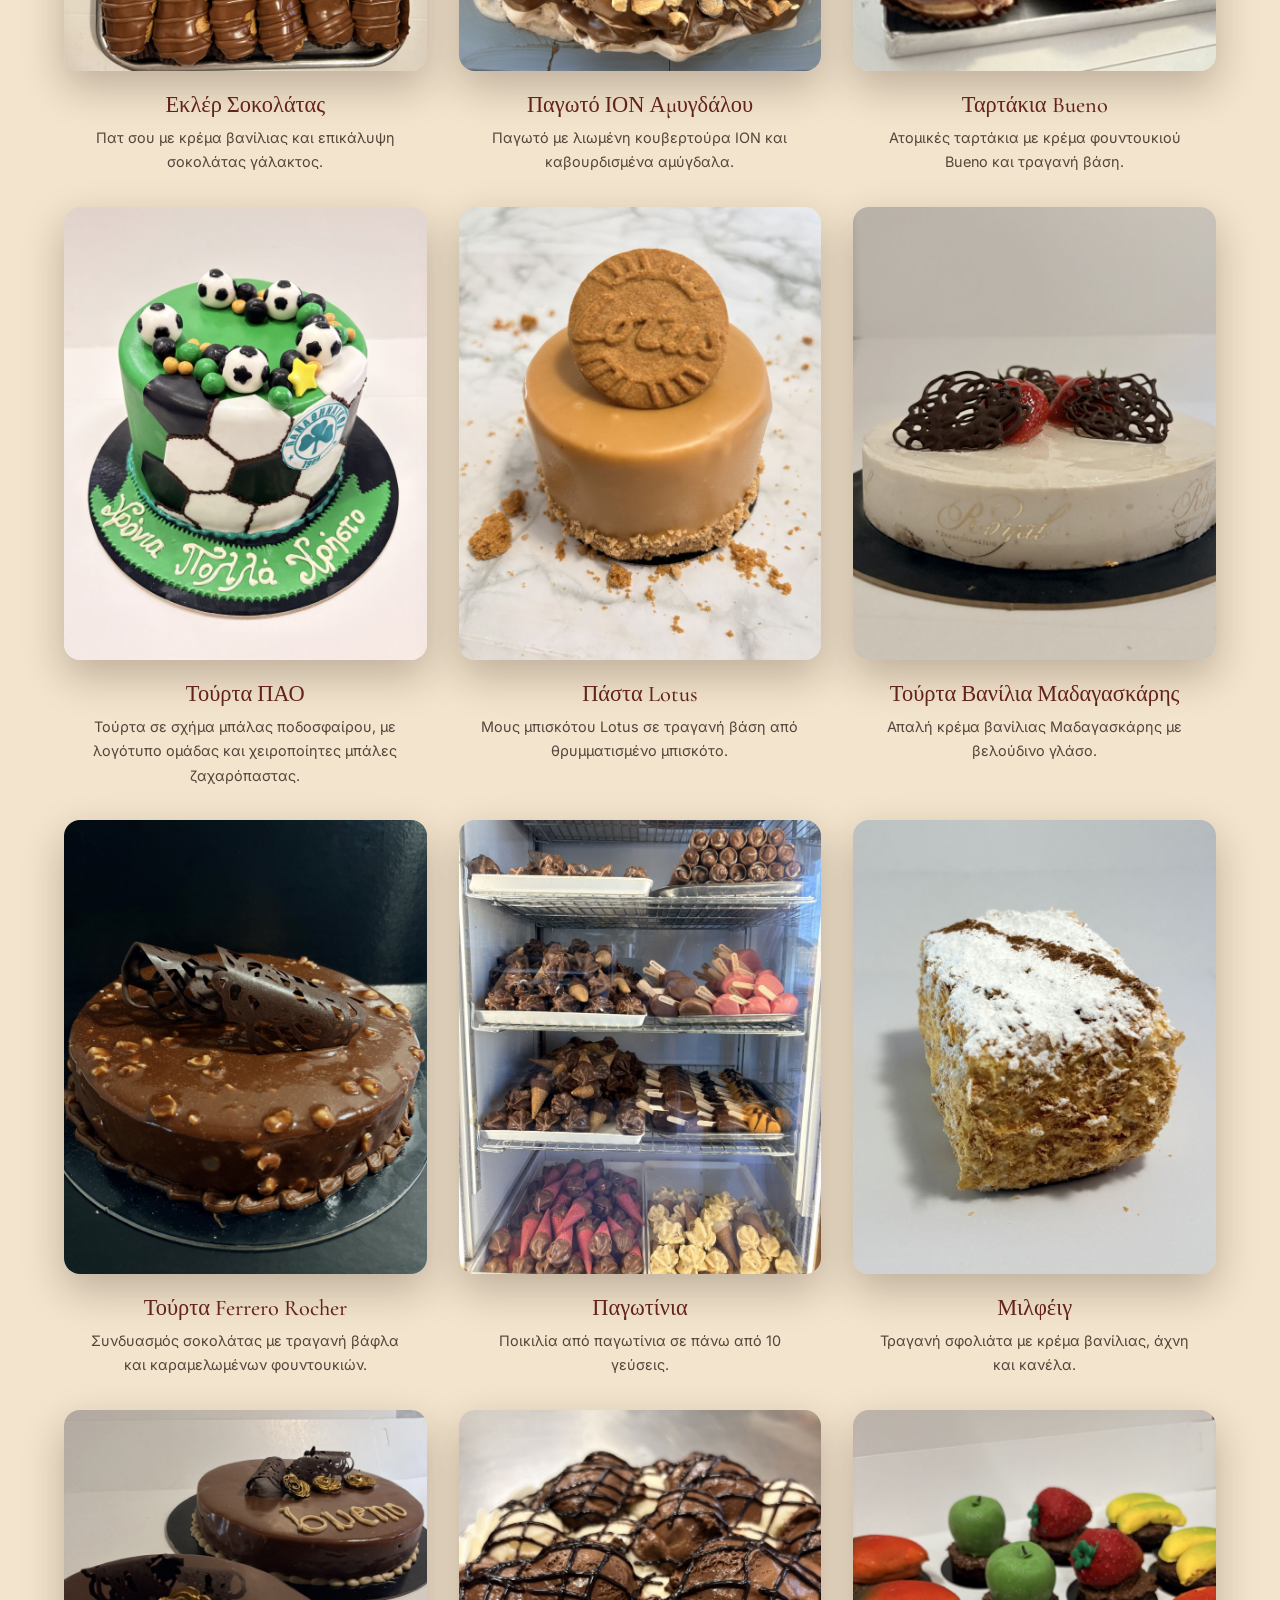
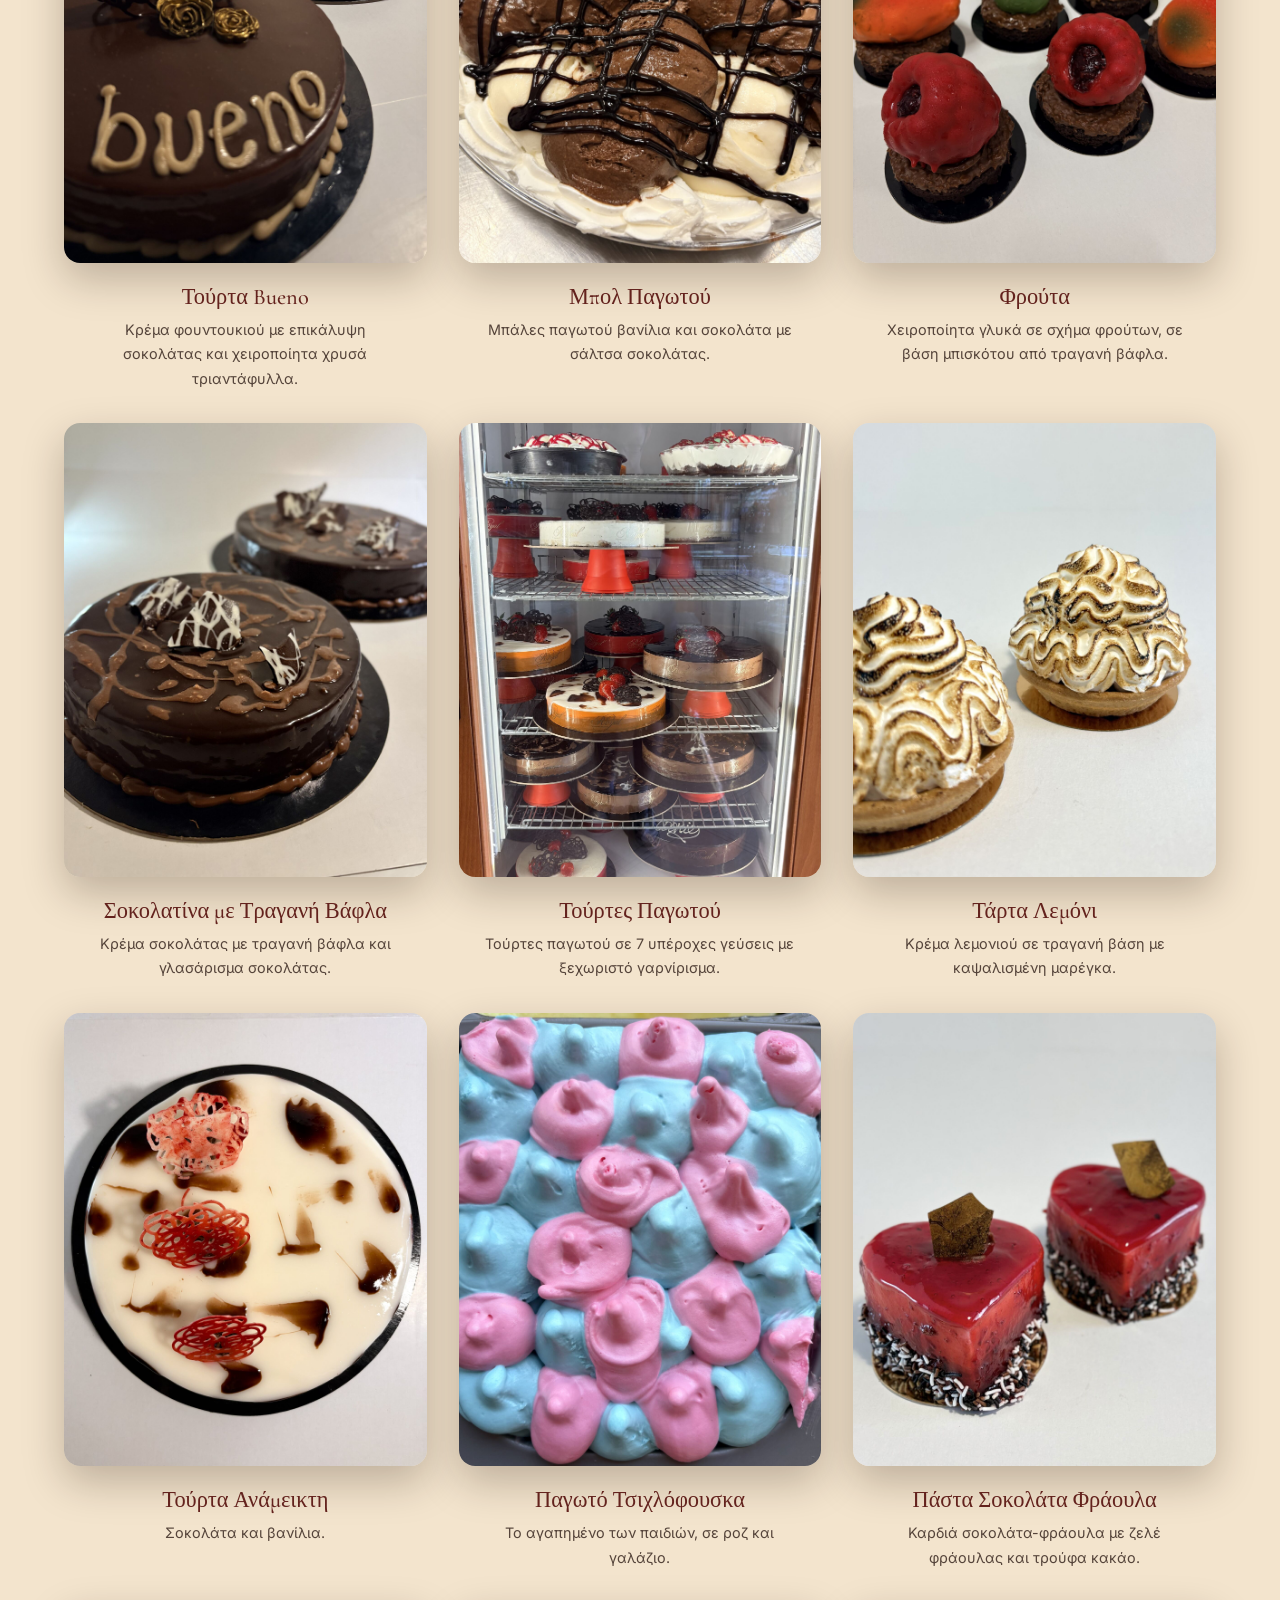
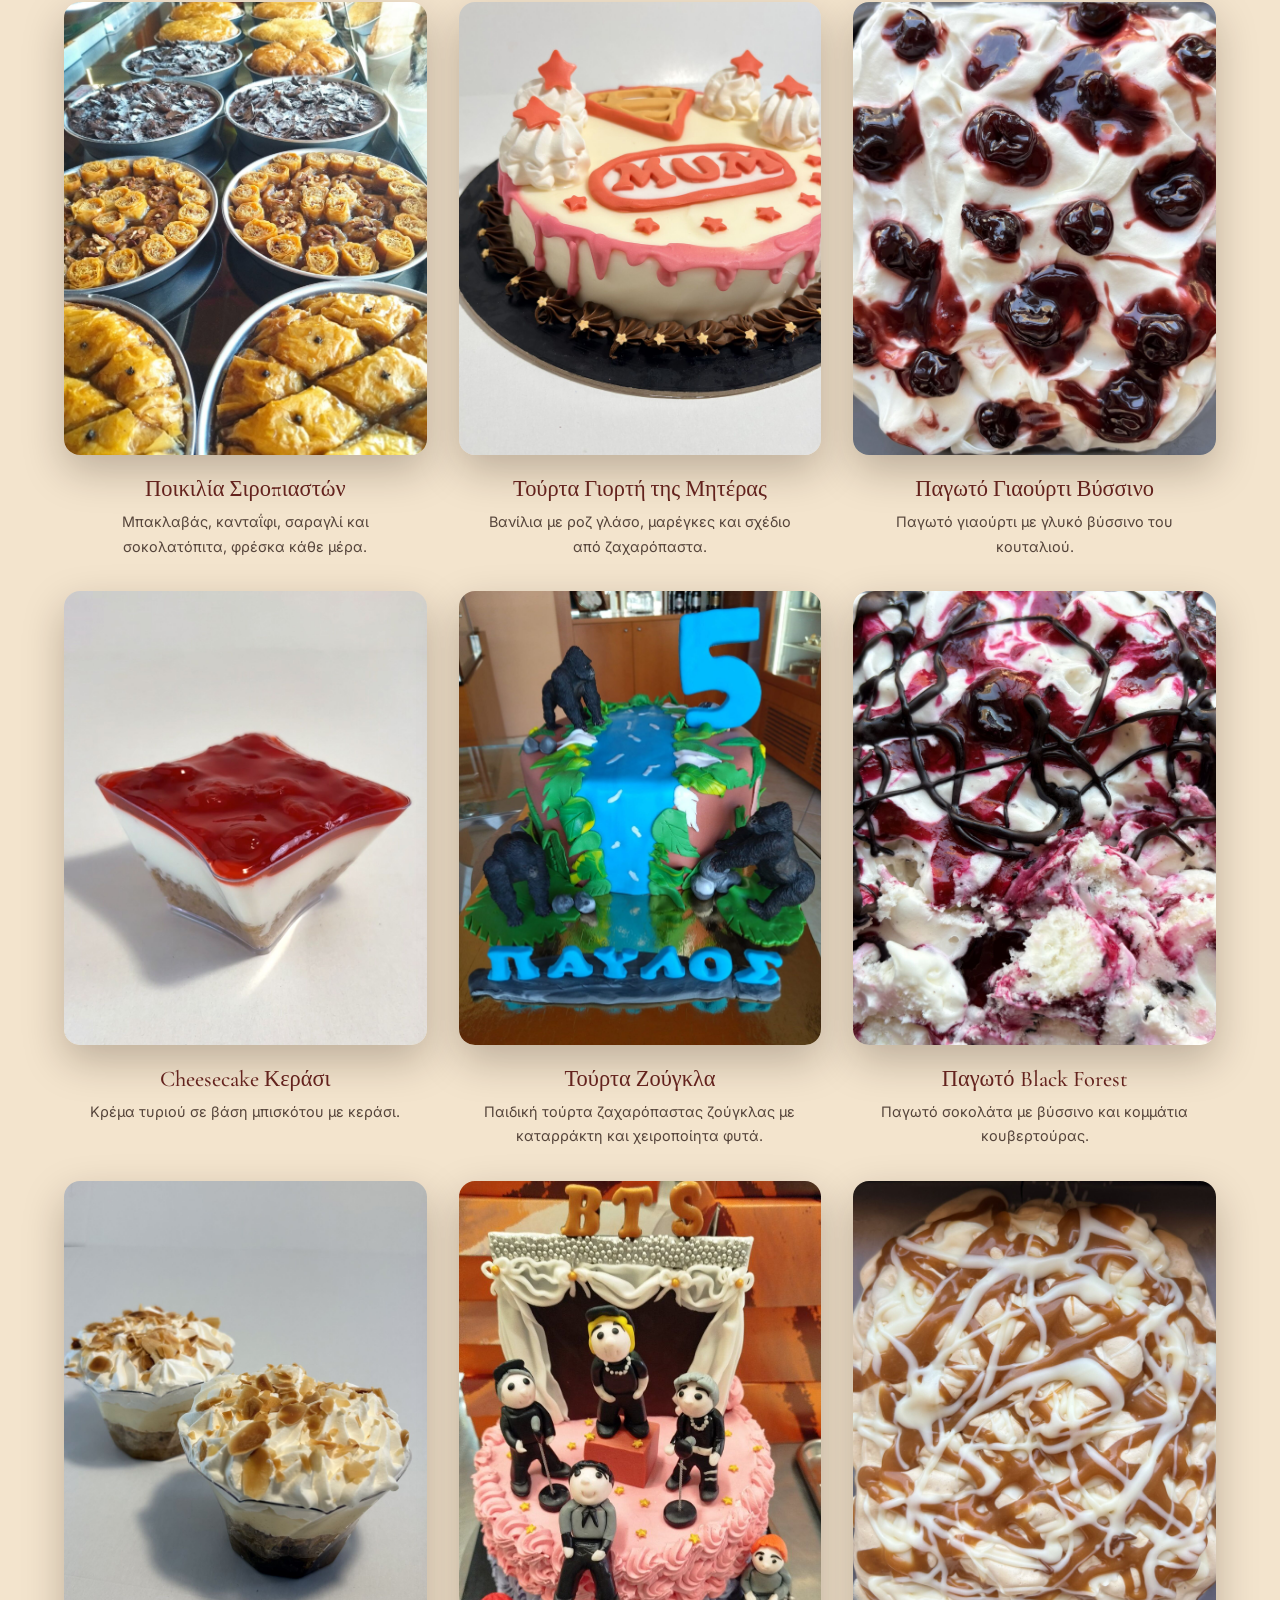
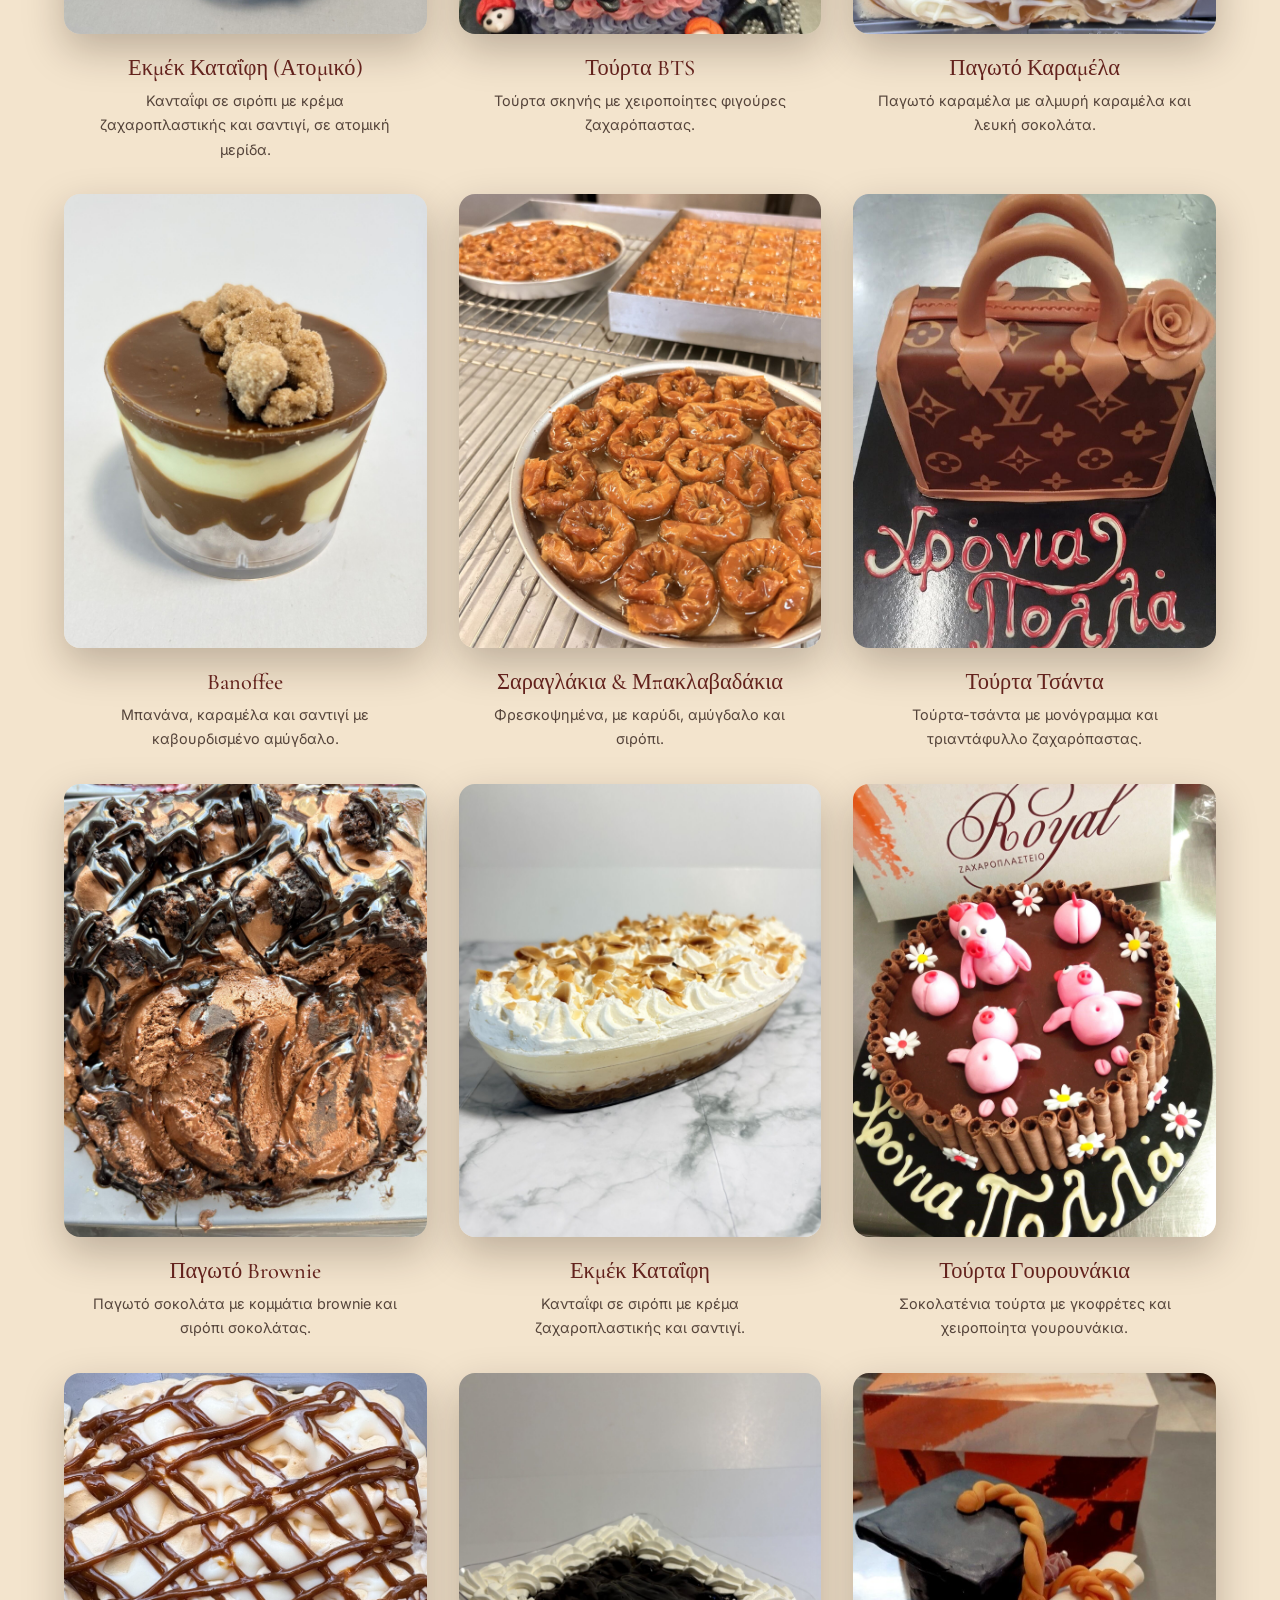
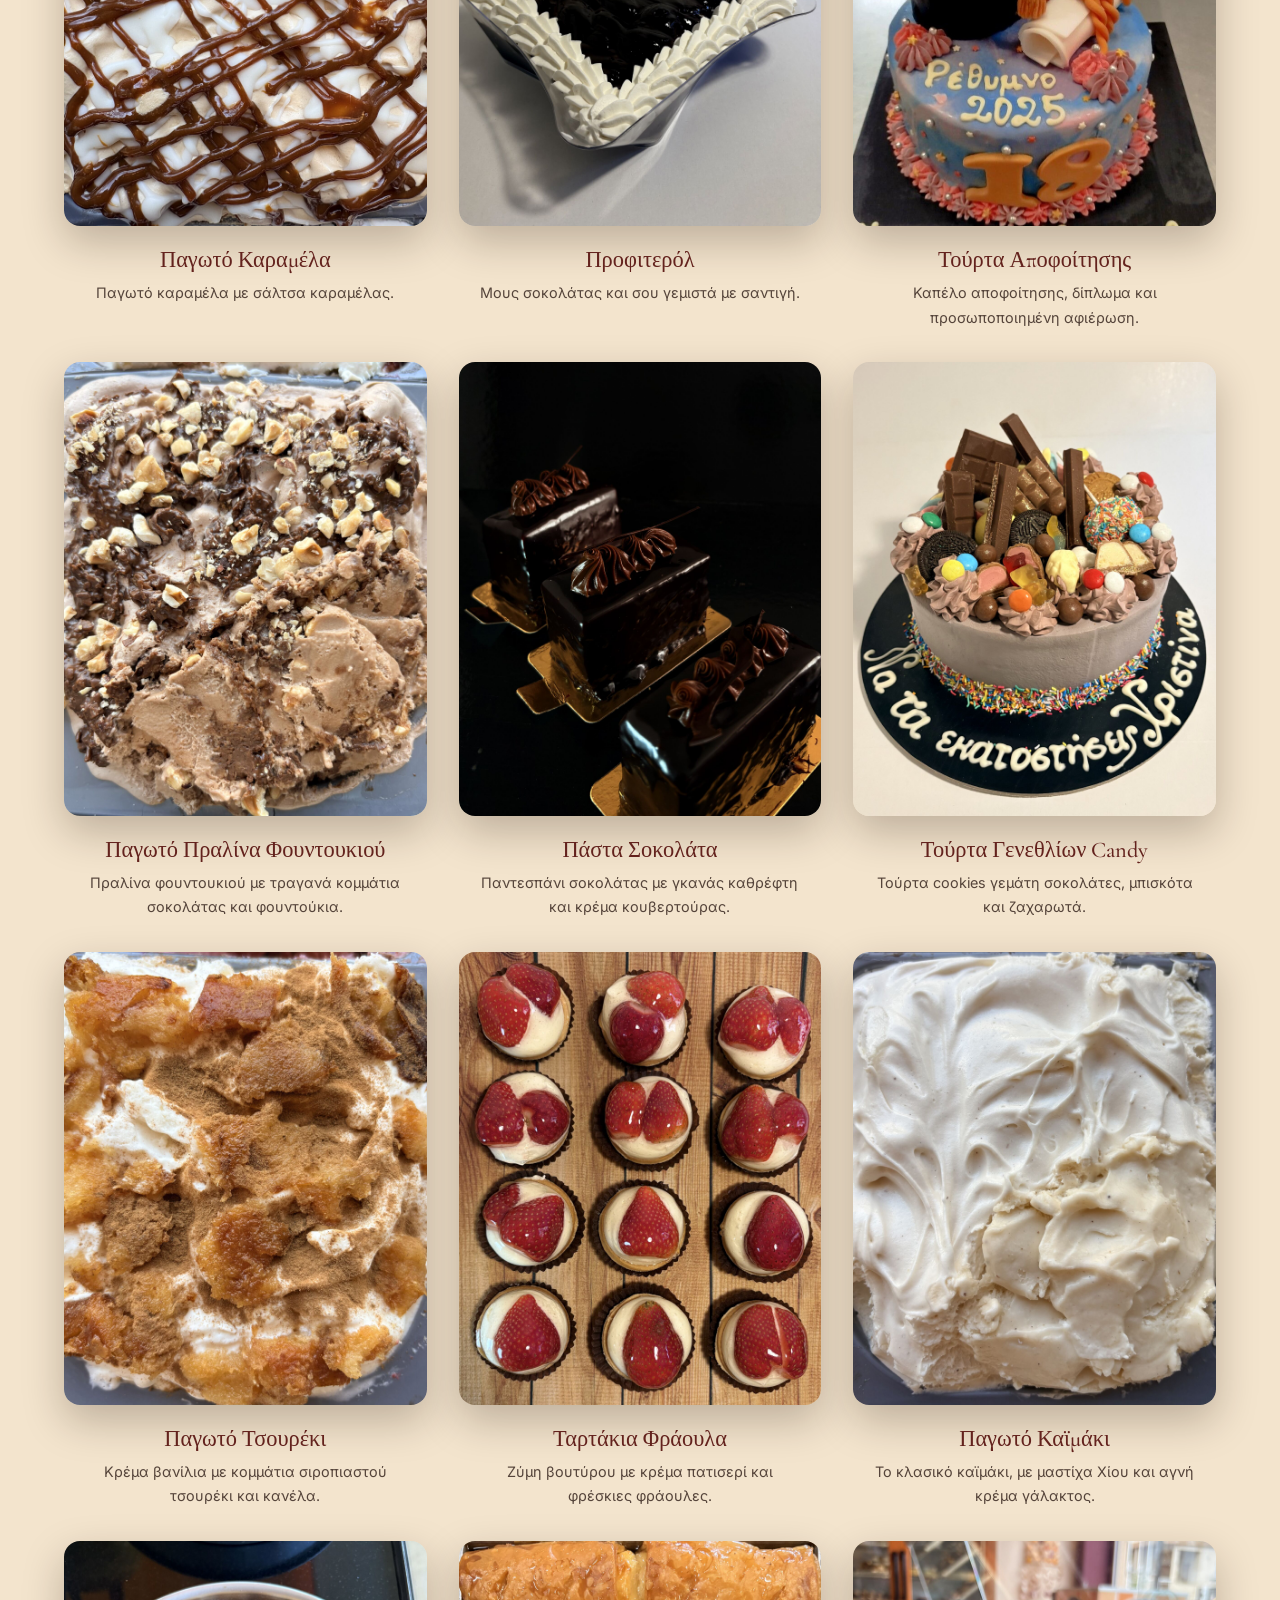
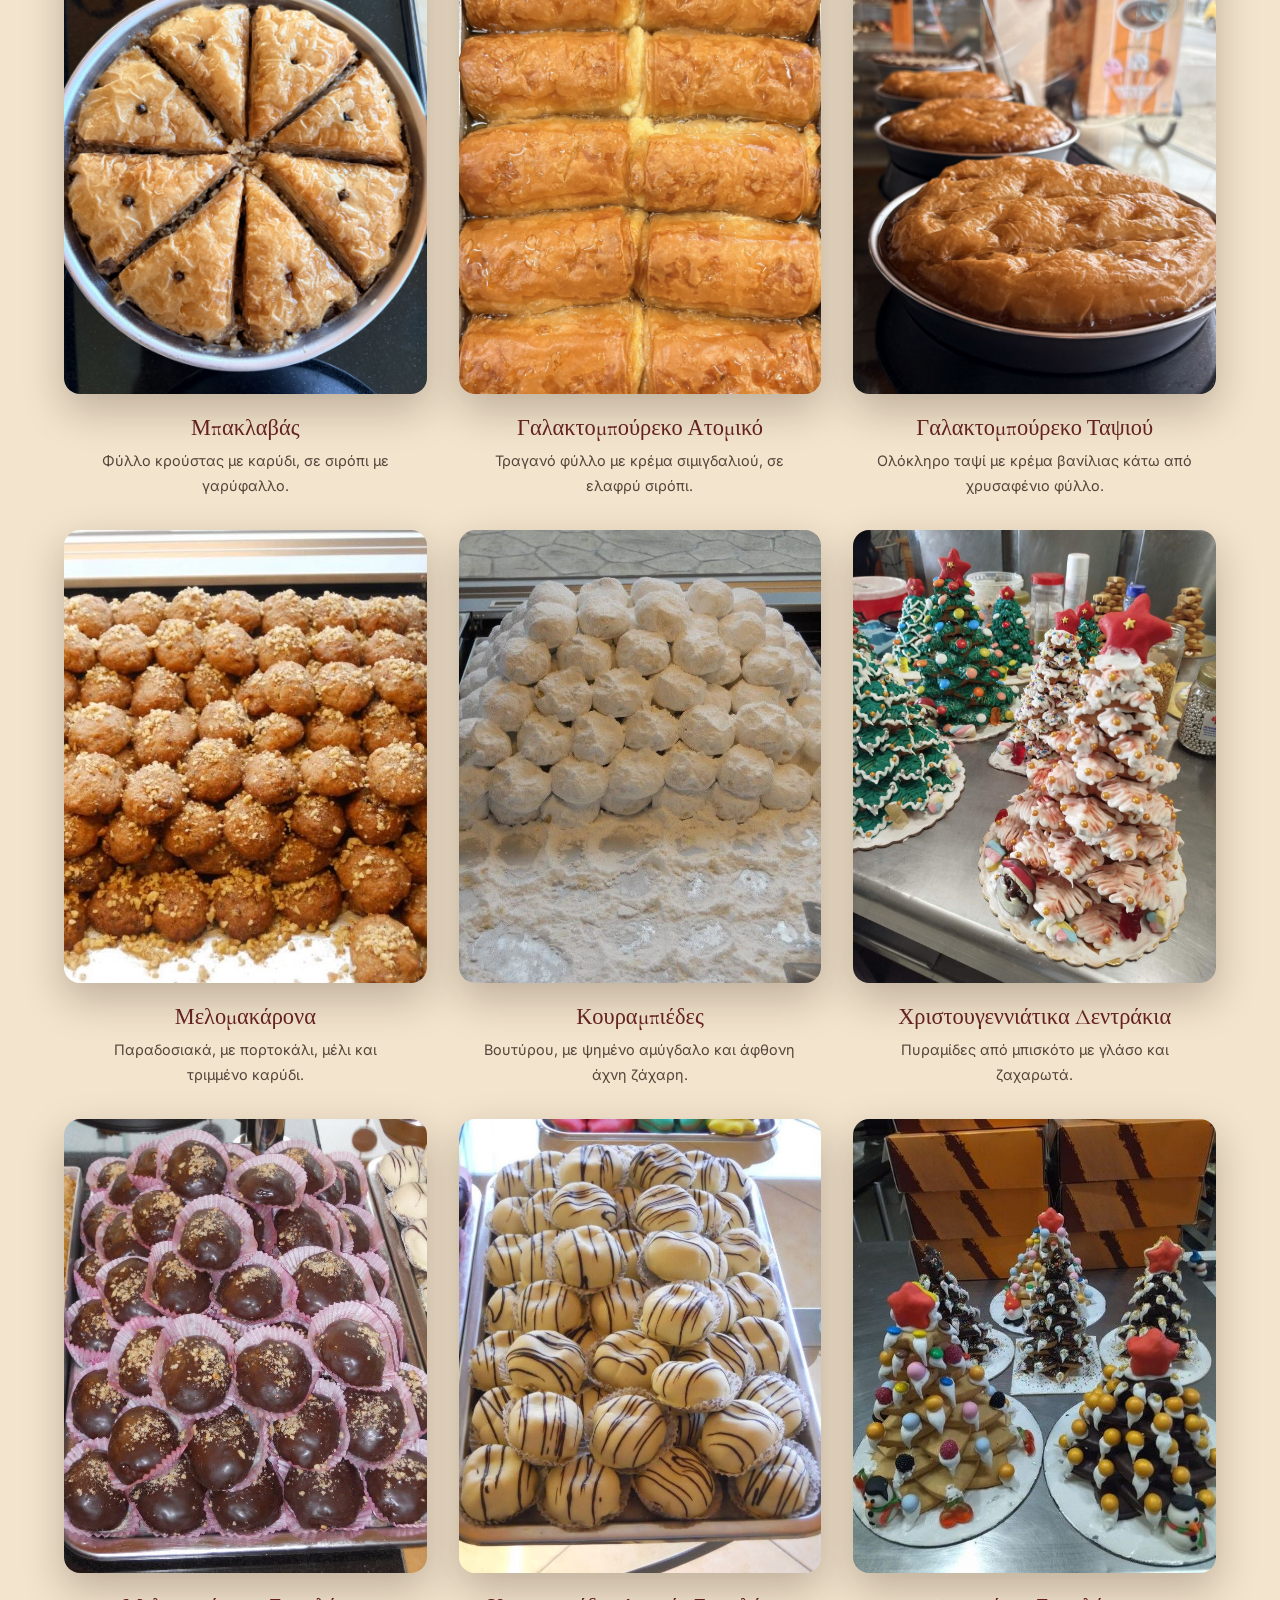
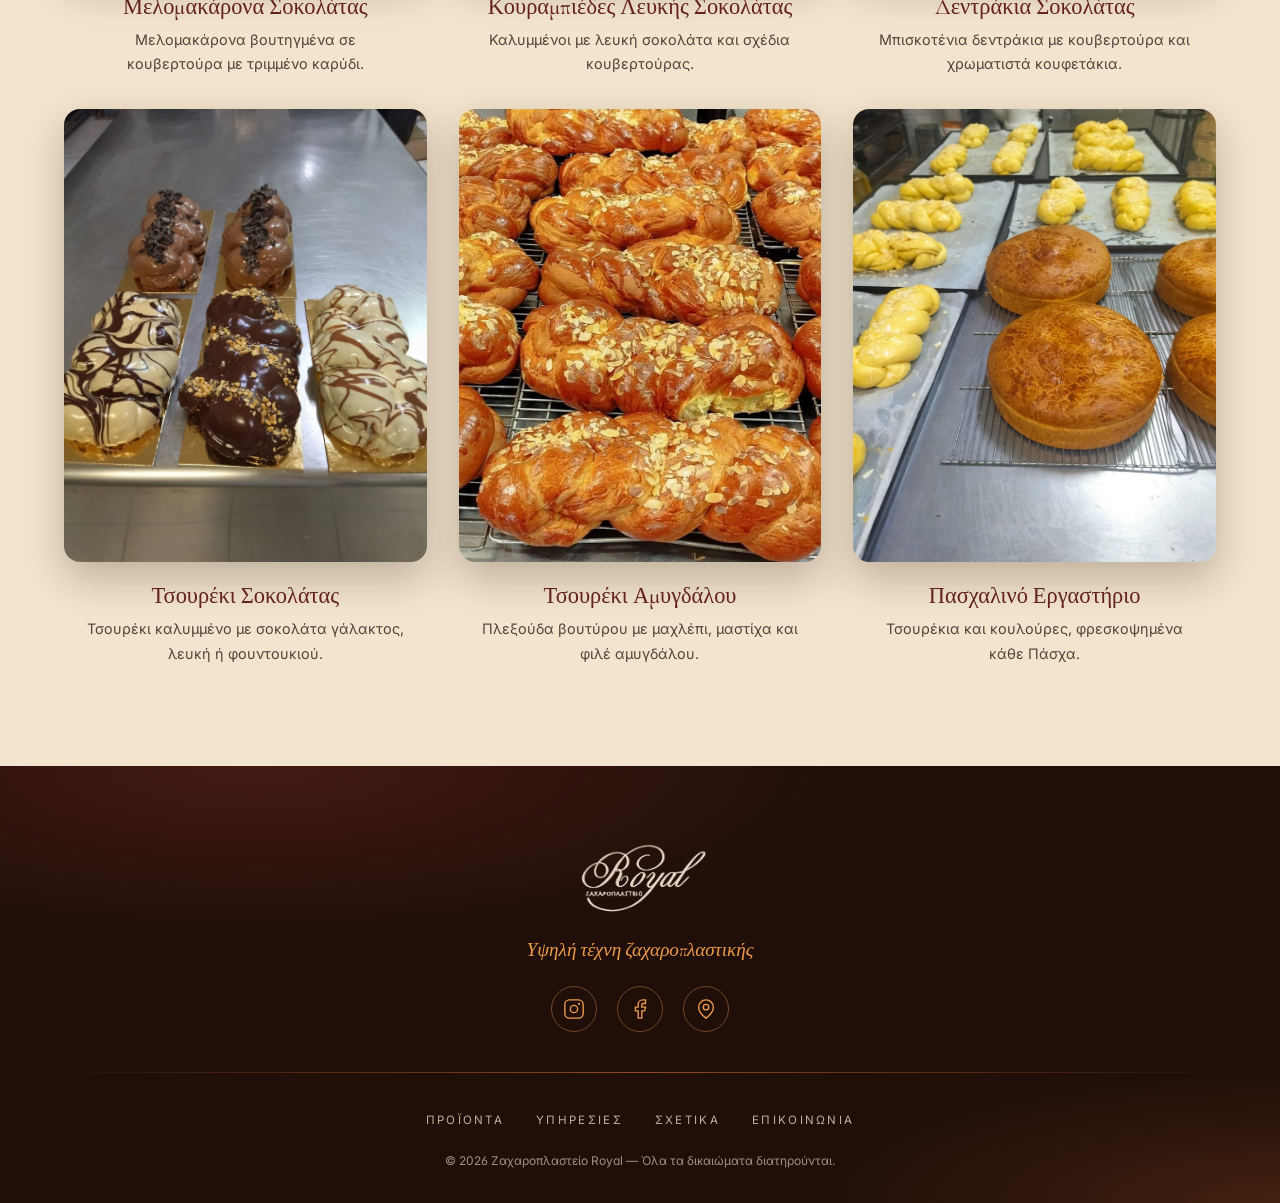
<file: src/products.html>
<!DOCTYPE html>
<html lang="el">
<head>
    <meta charset="UTF-8">
    <meta name="viewport" content="width=device-width, initial-scale=1.0">
    <title data-en="Products — Royal Pâtisserie">Προϊόντα — Ζαχαροπλαστείο Royal</title>
    <meta name="description" content="Δείτε όλη τη συλλογή του Royal: χειροποίητες τούρτες, παγωτά, γλυκά, σιροπιαστά και εποχικές δημιουργίες.">
    <meta property="og:type" content="website">
    <meta property="og:title" content="Προϊόντα — Ζαχαροπλαστείο Royal">
    <meta property="og:description" content="Χειροποίητες τούρτες, παγωτά, γλυκά, σιροπιαστά και εποχικές δημιουργίες.">
    <meta property="og:image" content="https://zaxaroplasteioroyal.gr/images/IMG_3083.jpg">
    <meta property="og:url" content="https://zaxaroplasteioroyal.gr/products.html">
    <meta name="twitter:card" content="summary_large_image">
    <link rel="canonical" href="https://zaxaroplasteioroyal.gr/products.html">
    <link rel="stylesheet" href="style.css">
    <link rel="icon" type="image/png" href="images/favicon_white.png">
    <link rel="preconnect" href="https://fonts.googleapis.com">
    <link rel="preconnect" href="https://fonts.gstatic.com" crossorigin>
    <link href="https://fonts.googleapis.com/css2?family=Allura&family=Cormorant+Garamond:wght@400;500;600&family=Inter:wght@300;400;500;600&display=swap" rel="stylesheet">
</head>
<body>
    <!-- Sticky header: identical markup/links on every page -->
    <header class="navbar" id="top">
        <div class="nav-left">
            <a href="products.html" aria-current="page" data-en="Products">ΠΡΟΪΟΝΤΑ</a>
            <a href="services.html" data-en="Services">ΥΠΗΡΕΣΙΕΣ</a>
        </div>
        <div class="nav-logo">
            <a href="index.html" aria-label="Royal home">
                <img src="images/logo_cream_trans.png" alt="Royal Logo" height="86" width="150">
                <img src="images/logo_orange_trans.png" alt="" class="nav-logo-hover" aria-hidden="true" height="86" width="150">
            </a>
        </div>
        <div class="nav-right">
            <a href="contact.html" data-en="Contact">ΕΠΙΚΟΙΝΩΝΙΑ</a>
            <a href="about.html" data-en="About us">ΣΧΕΤΙΚΑ</a>
            <span class="nav-vdivider" aria-hidden="true"></span>
            <div class="nav-lang" aria-label="Language selector">
                <button type="button" class="lang-active" data-lang-btn="gr">GR</button>
                <span class="lang-divider">|</span>
                <button type="button" data-lang-btn="en">EN</button>
            </div>
        </div>
        <!-- Hamburger toggle: visible only on phones (≤780px). Reveals the
             existing nav links + GR|EN toggle as a dropdown — styled in
             style.css (.nav-toggle / .navbar.is-open), wired in animations.js -->
        <button type="button" class="nav-toggle" aria-label="Μενού" aria-expanded="false">
            <span></span>
            <span></span>
            <span></span>
        </button>
    </header>

    <main>
        <!-- Cream title banner -->
        <section class="page-hero page-hero--cream">
            <span class="page-hero-eyebrow">— Collection —</span>
            <h1 class="page-hero-title" data-en="Our products">Τα προϊόντα μας</h1>
            <p class="page-hero-sub" data-en="A curated collection of fine sweets, made with love.">Μια συλλογή από εκλεκτά γλυκά, φτιαγμένα με αγάπη.</p>
        </section>

        <!-- Category filter: each button carries a data-cat matching the
             product cards' data-cat below. products.js toggles [hidden]
             on cards that don't match the active category. -->
        <div class="cat-filters" role="group" aria-label="Φίλτρο κατηγοριών">
            <button type="button" class="cat-btn active" data-cat="all" data-en="All">Όλα</button>
            <button type="button" class="cat-btn" data-cat="cakes" data-en="Cakes">Τούρτες</button>
            <button type="button" class="cat-btn" data-cat="icecream" data-en="Ice cream">Παγωτά</button>
            <button type="button" class="cat-btn" data-cat="pastries" data-en="Pastries">Γλυκά</button>
            <button type="button" class="cat-btn" data-cat="seasonal" data-en="Seasonal">Εποχικά</button>
            <button type="button" class="cat-btn" data-cat="syrup" data-en="Syrup sweets">Σιροπιαστά</button>
        </div>

        <!-- Every shop photo lives here except the ones reserved for the
             homepage carousel and the "favourites" teaser (see CLAUDE.md) -->
        <section class="catalog">
            <div class="catalog-grid">
                <!-- Curated order: first 9 pinned per owner's layout spec (products.html §2),
                     then cakes/ice cream/pastries interleaved with a few syrup pieces mixed in,
                     seasonal items last. See CLAUDE.md for the source instructions. -->
                <div class="product-card" data-cat="pastries">
                    <div class="product-media">
                        <img src="images/cookiesPasta.jpg" alt="Ατομική πάστα Royal με γκανάς και μπισκότο" class="product-img" loading="lazy">
                    </div>
                    <h3 class="product-name" data-en="Cookies Pastry">Πάστα Cookies</h3>
                    <p class="product-desc" data-en="Cookie mousse with a rich biscuit base and chocolate glaze.">Μους cookies με πλούσιο μπισκότο και γλασάρισμα σοκολάτας.</p>
                </div>
                <div class="product-card" data-cat="icecream">
                    <div class="product-media">
                        <img src="images/IMG_3247.jpg" alt="Βιτρίνα με χειροποίητα παγωτά" class="product-img" loading="lazy">
                    </div>
                    <h3 class="product-name" data-en="Ice Cream Counter">Βιτρίνα Παγωτού</h3>
                    <p class="product-desc" data-en="Handmade ice cream in 30 flavours that change daily.">Χειροποίητο παγωτό σε 30 γεύσεις που αλλάζουν καθημερινά.</p>
                </div>
                <div class="product-card" data-cat="cakes">
                    <div class="product-media">
                        <img src="images/IMG_3083.jpg" alt="Τούρτα μους σοκολάτας με φράουλες" class="product-img" loading="lazy">
                    </div>
                    <h3 class="product-name" data-en="Chocolate Cake">Τούρτα Σοκολάτας</h3>
                    <p class="product-desc" data-en="Chocolate mousse under a mirror ganache, finished with fresh strawberries.">Μους σοκολάτας με γκανάς καθρέφτη και φρέσκιες φράουλες.</p>
                </div>
                <div class="product-card" data-cat="pastries">
                    <div class="product-media">
                        <img src="images/IMG_2738.jpg" alt="Εκλέρ με επικάλυψη σοκολάτας" class="product-img" loading="lazy">
                    </div>
                    <h3 class="product-name" data-en="Chocolate Éclair">Εκλέρ Σοκολάτας</h3>
                    <p class="product-desc" data-en="Choux filled with vanilla cream, glazed in milk chocolate.">Πατ σου με κρέμα βανίλιας και επικάλυψη σοκολάτας γάλακτος.</p>
                </div>
                <div class="product-card" data-cat="icecream">
                    <div class="product-media">
                        <img src="images/IMG_3958.jpg" alt="Παγωτό ΙΟΝ αμυγδάλου" class="product-img" loading="lazy">
                    </div>
                    <h3 class="product-name" data-en="Almond Ice Cream">Παγωτό ΙΟΝ Αμυγδάλου</h3>
                    <p class="product-desc" data-en="Ice cream with melted ION couverture and roasted almonds.">Παγωτό με λιωμένη κουβερτούρα ΙΟΝ και καβουρδισμένα αμύγδαλα.</p>
                </div>
                <div class="product-card" data-cat="pastries">
                    <div class="product-media">
                        <img src="images/IMG_2597.jpg" alt="Ατομικές ταρτάκια με κρέμα φουντουκιού Bueno" class="product-img" loading="lazy">
                    </div>
                    <h3 class="product-name" data-en="Bueno Tartlets">Ταρτάκια Bueno</h3>
                    <p class="product-desc" data-en="Individual tartlets with Bueno hazelnut cream on a crisp base.">Ατομικές ταρτάκια με κρέμα φουντουκιού Bueno και τραγανή βάση.</p>
                </div>
                <div class="product-card" data-cat="cakes">
                    <div class="product-media">
                        <img src="images/pao_cake.jpg" alt="Τούρτα ποδοσφαίρου ΠΑΟ με μπάλες ζαχαρόπαστας" class="product-img" loading="lazy">
                    </div>
                    <h3 class="product-name" data-en="PAO Football Cake">Τούρτα ΠΑΟ</h3>
                    <p class="product-desc" data-en="Football-shaped cake with the team crest and hand-made fondant balls.">Τούρτα σε σχήμα μπάλας ποδοσφαίρου, με λογότυπο ομάδας και χειροποίητες μπάλες ζαχαρόπαστας.</p>
                </div>
                <div class="product-card" data-cat="pastries">
                    <div class="product-media">
                        <img src="images/IMG_2576.jpg" alt="Ατομική πάστα Lotus" class="product-img" loading="lazy">
                    </div>
                    <h3 class="product-name" data-en="Lotus Pastry">Πάστα Lotus</h3>
                    <p class="product-desc" data-en="Lotus biscuit mousse on a crunchy speculoos base.">Μους μπισκότου Lotus σε τραγανή βάση από θρυμματισμένο μπισκότο.</p>
                </div>
                <div class="product-card" data-cat="cakes">
                    <div class="product-media">
                        <img src="images/IMG_3045.jpg" alt="Τούρτα βανίλια Μαδαγασκάρης" class="product-img" loading="lazy">
                    </div>
                    <h3 class="product-name" data-en="Madagascar Vanilla Cake">Τούρτα Βανίλια Μαδαγασκάρης</h3>
                    <p class="product-desc" data-en="Silky Madagascar vanilla cream under a smooth glaze.">Απαλή κρέμα βανίλιας Μαδαγασκάρης με βελούδινο γλάσο.</p>
                </div>
                <div class="product-card" data-cat="cakes">
                    <div class="product-media">
                        <img src="images/IMG_2889.jpg" alt="Τούρτα Ferrero Rocher" class="product-img" loading="lazy">
                    </div>
                    <h3 class="product-name" data-en="Ferrero Rocher Cake">Τούρτα Ferrero Rocher</h3>
                    <p class="product-desc" data-en="A combination of chocolate with a crunchy wafer and caramelised hazelnuts.">Συνδυασμός σοκολάτας με τραγανή βάφλα και καραμελωμένων φουντουκιών.</p>
                </div>
                <div class="product-card" data-cat="icecream">
                    <div class="product-media">
                        <img src="images/icecream_minis.jpg" alt="Βιτρίνα με παγωτά σε κώνο και ξυλάκι βουτηγμένα σε σοκολάτα" class="product-img" loading="lazy">
                    </div>
                    <h3 class="product-name" data-en="Mini Ice Creams">Παγωτίνια</h3>
                    <p class="product-desc" data-en="A variety of mini ice creams in more than 10 flavours.">Ποικιλία από παγωτίνια σε πάνω από 10 γεύσεις.</p>
                </div>
                <div class="product-card" data-cat="pastries">
                    <div class="product-media">
                        <img src="images/IMG_2237.jpg" alt="Μιλφέιγ με άχνη ζάχαρη και κανέλα" class="product-img" loading="lazy">
                    </div>
                    <h3 class="product-name" data-en="Millefeuille">Μιλφέιγ</h3>
                    <p class="product-desc" data-en="Crisp puff pastry, vanilla cream, icing sugar and cinnamon.">Τραγανή σφολιάτα με κρέμα βανίλιας, άχνη και κανέλα.</p>
                </div>
                <div class="product-card" data-cat="cakes">
                    <div class="product-media">
                        <img src="images/IMG_2856.jpg" alt="Τούρτα Bueno με χρυσά τριαντάφυλλα" class="product-img" loading="lazy">
                    </div>
                    <h3 class="product-name" data-en="Bueno Cake">Τούρτα Bueno</h3>
                    <p class="product-desc" data-en="Hazelnut cream with a chocolate coating and hand-made gold roses.">Κρέμα φουντουκιού με επικάλυψη σοκολάτας και χειροποίητα χρυσά τριαντάφυλλα.</p>
                </div>
                <div class="product-card" data-cat="icecream">
                    <div class="product-media">
                        <img src="images/icecream_bowl.jpg" alt="Μπολ με παγωτό βανίλια, σοκολάτα και σάλτσα σοκολάτας" class="product-img" loading="lazy">
                    </div>
                    <h3 class="product-name" data-en="Ice Cream Bowl">Μπολ Παγωτού</h3>
                    <p class="product-desc" data-en="Scoops of vanilla and chocolate ice cream with chocolate sauce.">Μπάλες παγωτού βανίλια και σοκολάτα με σάλτσα σοκολάτας.</p>
                </div>
                <div class="product-card" data-cat="pastries">
                    <div class="product-media">
                        <img src="images/marzipan_fruits.jpg" alt="Αμυγδαλωτά σε σχήμα φρούτων σε βάση σοκολάτας" class="product-img" loading="lazy">
                    </div>
                    <h3 class="product-name" data-en="Fruits">Φρούτα</h3>
                    <p class="product-desc" data-en="Handmade sweets in the shape of fruits, on a crunchy wafer biscuit base.">Χειροποίητα γλυκά σε σχήμα φρούτων, σε βάση μπισκότου από τραγανή βάφλα.</p>
                </div>
                <div class="product-card" data-cat="cakes">
                    <div class="product-media">
                        <img src="images/IMG_2934.jpg" alt="Σοκολατίνα με τραγανή βάφλα" class="product-img" loading="lazy">
                    </div>
                    <h3 class="product-name" data-en="Chocolate Torte with Crunchy Wafer">Σοκολατίνα με Τραγανή Βάφλα</h3>
                    <p class="product-desc" data-en="Chocolate cream with a crunchy wafer and a chocolate glaze.">Κρέμα σοκολάτας με τραγανή βάφλα και γλασάρισμα σοκολάτας.</p>
                </div>
                <div class="product-card" data-cat="icecream">
                    <div class="product-media">
                        <img src="images/icecream_cakes.jpg" alt="Βιτρίνα με τούρτες παγωτού και φρέσκιες φράουλες" class="product-img" loading="lazy">
                    </div>
                    <h3 class="product-name" data-en="Ice Cream Cakes">Τούρτες Παγωτού</h3>
                    <p class="product-desc" data-en="Ice cream cakes in 7 wonderful flavours with distinctive garnishing.">Τούρτες παγωτού σε 7 υπέροχες γεύσεις με ξεχωριστό γαρνίρισμα.</p>
                </div>
                <div class="product-card" data-cat="pastries">
                    <div class="product-media">
                        <img src="images/IMG_2403.jpg" alt="Τάρτα λεμόνι με καψαλισμένη μαρέγκα" class="product-img" loading="lazy">
                    </div>
                    <h3 class="product-name" data-en="Lemon Meringue Tart">Τάρτα Λεμόνι</h3>
                    <p class="product-desc" data-en="Lemon curd in a crisp shell, crowned with torched meringue.">Κρέμα λεμονιού σε τραγανή βάση με καψαλισμένη μαρέγκα.</p>
                </div>
                <div class="product-card" data-cat="cakes">
                    <div class="product-media">
                        <img src="images/IMG_2828.jpg" alt="Τούρτα ανάμεικτη σοκολάτα και βανίλια" class="product-img" loading="lazy">
                    </div>
                    <h3 class="product-name" data-en="Mixed Cake">Τούρτα Ανάμεικτη</h3>
                    <p class="product-desc" data-en="Chocolate and vanilla.">Σοκολάτα και βανίλια.</p>
                </div>
                <div class="product-card" data-cat="icecream">
                    <div class="product-media">
                        <img src="images/IMG_3963.jpg" alt="Παγωτό τσιχλόφουσκα σε ροζ και γαλάζιο" class="product-img" loading="lazy">
                    </div>
                    <h3 class="product-name" data-en="Bubblegum Ice Cream">Παγωτό Τσιχλόφουσκα</h3>
                    <p class="product-desc" data-en="The children's favourite, in pink and blue.">Το αγαπημένο των παιδιών, σε ροζ και γαλάζιο.</p>
                </div>
                <div class="product-card" data-cat="pastries">
                    <div class="product-media">
                        <img src="images/IMG_2395.jpg" alt="Πάστα σοκολάτα-φράουλα σε σχήμα καρδιάς" class="product-img" loading="lazy">
                    </div>
                    <h3 class="product-name" data-en="Chocolate Strawberry Pastry">Πάστα Σοκολάτα Φράουλα</h3>
                    <p class="product-desc" data-en="A chocolate-strawberry heart with strawberry jelly and a cocoa truffle.">Καρδιά σοκολάτα-φράουλα με ζελέ φράουλας και τρούφα κακάο.</p>
                </div>
                <div class="product-card" data-cat="syrup">
                    <div class="product-media">
                        <img src="images/siropiasta_vitrina.jpg" alt="Βιτρίνα με ποικιλία σιροπιαστών" class="product-img" loading="lazy">
                    </div>
                    <h3 class="product-name" data-en="Syrup Sweet Selection">Ποικιλία Σιροπιαστών</h3>
                    <p class="product-desc" data-en="Baklava, kataifi, saragli and chocolate pie — fresh every day.">Μπακλαβάς, κανταΐφι, σαραγλί και σοκολατόπιτα, φρέσκα κάθε μέρα.</p>
                </div>
                <div class="product-card" data-cat="cakes">
                    <div class="product-media">
                        <img src="images/IMG_3095.jpg" alt="Τούρτα γιορτή της μητέρας με ροζ γλάσο" class="product-img" loading="lazy">
                    </div>
                    <h3 class="product-name" data-en="Mother's Day Cake">Τούρτα Γιορτή της Μητέρας</h3>
                    <p class="product-desc" data-en="Vanilla with a pink drip, meringues and a fondant design.">Βανίλια με ροζ γλάσο, μαρέγκες και σχέδιο από ζαχαρόπαστα.</p>
                </div>
                <div class="product-card" data-cat="icecream">
                    <div class="product-media">
                        <img src="images/IMG_3960.jpg" alt="Παγωτό γιαούρτι με βύσσινο" class="product-img" loading="lazy">
                    </div>
                    <h3 class="product-name" data-en="Sour Cherry Yogurt Ice Cream">Παγωτό Γιαούρτι Βύσσινο</h3>
                    <p class="product-desc" data-en="Yogurt ice cream swirled with spoon-sweet sour cherries.">Παγωτό γιαούρτι με γλυκό βύσσινο του κουταλιού.</p>
                </div>
                <div class="product-card" data-cat="pastries">
                    <div class="product-media">
                        <img src="images/IMG_2378.jpg" alt="Ατομικό cheesecake με κεράσι" class="product-img" loading="lazy">
                    </div>
                    <h3 class="product-name" data-en="Cherry Cheesecake">Cheesecake Κεράσι</h3>
                    <p class="product-desc" data-en="Cream cheese on a biscuit base, topped with cherry compote.">Κρέμα τυριού σε βάση μπισκότου με κεράσι.</p>
                </div>
                <div class="product-card" data-cat="cakes">
                    <div class="product-media">
                        <img src="images/apescake.jpg" alt="Παιδική τούρτα ζούγκλα με γορίλες" class="product-img" loading="lazy">
                    </div>
                    <h3 class="product-name" data-en="Jungle Cake">Τούρτα Ζούγκλα</h3>
                    <p class="product-desc" data-en="A children's jungle scene with a fondant waterfall and handmade plants.">Παιδική τούρτα ζαχαρόπαστας ζούγκλας με καταρράκτη και χειροποίητα φυτά.</p>
                </div>
                <div class="product-card" data-cat="icecream">
                    <div class="product-media">
                        <img src="images/IMG_3962.jpg" alt="Παγωτό Black Forest με βύσσινο" class="product-img" loading="lazy">
                    </div>
                    <h3 class="product-name" data-en="Black Forest Ice Cream">Παγωτό Black Forest</h3>
                    <p class="product-desc" data-en="Chocolate ice cream with sour cherries and chocolate chunks.">Παγωτό σοκολάτα με βύσσινο και κομμάτια κουβερτούρας.</p>
                </div>
                <div class="product-card" data-cat="pastries">
                    <div class="product-media">
                        <img src="images/IMG_2365.jpg" alt="Ατομικό εκμέκ καταΐφι" class="product-img" loading="lazy">
                    </div>
                    <h3 class="product-name" data-en="Individual Ekmek Kataifi">Εκμέκ Καταΐφη (Ατομικό)</h3>
                    <p class="product-desc" data-en="Syrup-soaked kataifi with pastry cream and whipped cream, individual portion.">Κανταΐφι σε σιρόπι με κρέμα ζαχαροπλαστικής και σαντιγί, σε ατομική μερίδα.</p>
                </div>
                <div class="product-card" data-cat="cakes">
                    <div class="product-media">
                        <img src="images/btscake.jpg" alt="Τούρτα BTS με φιγούρες ζαχαρόπαστας" class="product-img" loading="lazy" style="object-position: 50% 10%;">
                    </div>
                    <h3 class="product-name" data-en="BTS Cake">Τούρτα BTS</h3>
                    <p class="product-desc" data-en="A concert-stage cake with hand-sculpted fondant figures.">Τούρτα σκηνής με χειροποίητες φιγούρες ζαχαρόπαστας.</p>
                </div>
                <div class="product-card" data-cat="icecream">
                    <div class="product-media">
                        <img src="images/IMG_3966.jpg" alt="Παγωτό καραμέλα με λευκή σοκολάτα" class="product-img" loading="lazy">
                    </div>
                    <h3 class="product-name" data-en="Caramel Ice Cream">Παγωτό Καραμέλα</h3>
                    <p class="product-desc" data-en="Caramel ice cream with salted caramel and white chocolate.">Παγωτό καραμέλα με αλμυρή καραμέλα και λευκή σοκολάτα.</p>
                </div>
                <div class="product-card" data-cat="pastries">
                    <div class="product-media">
                        <img src="images/IMG_2428.jpg" alt="Μπανόφι με σαντιγί και αμύγδαλα" class="product-img" loading="lazy">
                    </div>
                    <h3 class="product-name" data-en="Banoffee">Banoffee</h3>
                    <p class="product-desc" data-en="Banana, caramel and chantilly, finished with toasted almonds.">Μπανάνα, καραμέλα και σαντιγί με καβουρδισμένο αμύγδαλο.</p>
                </div>
                <div class="product-card" data-cat="syrup">
                    <div class="product-media">
                        <img src="images/IMG_3318.jpg" alt="Σαραγλάκια και μπακλαβαδάκια" class="product-img" loading="lazy">
                    </div>
                    <h3 class="product-name" data-en="Saragli &amp; Mini Baklava">Σαραγλάκια &amp; Μπακλαβαδάκια</h3>
                    <p class="product-desc" data-en="Freshly baked, with walnut, almond and syrup.">Φρεσκοψημένα, με καρύδι, αμύγδαλο και σιρόπι.</p>
                </div>
                <div class="product-card" data-cat="cakes">
                    <div class="product-media">
                        <img src="images/luisvcake.jpg" alt="Τούρτα σε σχήμα τσάντας με μονόγραμμα" class="product-img" loading="lazy">
                    </div>
                    <h3 class="product-name" data-en="Handbag Cake">Τούρτα Τσάντα</h3>
                    <p class="product-desc" data-en="A monogrammed handbag cake, finished with a fondant rose.">Τούρτα-τσάντα με μονόγραμμα και τριαντάφυλλο ζαχαρόπαστας.</p>
                </div>
                <div class="product-card" data-cat="icecream">
                    <div class="product-media">
                        <img src="images/IMG_3961.jpg" alt="Παγωτό σοκολάτα με brownie" class="product-img" loading="lazy">
                    </div>
                    <h3 class="product-name" data-en="Brownie Ice Cream">Παγωτό Brownie</h3>
                    <p class="product-desc" data-en="Chocolate ice cream with brownie chunks and a chocolate ripple.">Παγωτό σοκολάτα με κομμάτια brownie και σιρόπι σοκολάτας.</p>
                </div>
                <div class="product-card" data-cat="pastries">
                    <div class="product-media">
                        <img src="images/IMG_3154.jpg" alt="Εκμέκ καταΐφι με κρέμα και σαντιγί" class="product-img" loading="lazy">
                    </div>
                    <h3 class="product-name" data-en="Ekmek Kataifi">Εκμέκ Καταΐφη</h3>
                    <p class="product-desc" data-en="Syrup-soaked kataifi with pastry cream and whipped cream.">Κανταΐφι σε σιρόπι με κρέμα ζαχαροπλαστικής και σαντιγί.</p>
                </div>
                <div class="product-card" data-cat="cakes">
                    <div class="product-media">
                        <img src="images/pigscake.jpg" alt="Σοκολατένια τούρτα με γουρουνάκια ζαχαρόπαστας" class="product-img" loading="lazy">
                    </div>
                    <h3 class="product-name" data-en="Little Pigs Cake">Τούρτα Γουρουνάκια</h3>
                    <p class="product-desc" data-en="Chocolate cake edged with wafer rolls and handmade fondant piglets.">Σοκολατένια τούρτα με γκοφρέτες και χειροποίητα γουρουνάκια.</p>
                </div>
                <div class="product-card" data-cat="icecream">
                    <div class="product-media">
                        <img src="images/IMG_3235.jpg" alt="Παγωτό καραμέλα" class="product-img" loading="lazy">
                    </div>
                    <h3 class="product-name" data-en="Caramel Ice Cream">Παγωτό Καραμέλα</h3>
                    <p class="product-desc" data-en="Caramel ice cream with caramel sauce.">Παγωτό καραμέλα με σάλτσα καραμέλας.</p>
                </div>
                <div class="product-card" data-cat="pastries">
                    <div class="product-media">
                        <img src="images/IMG_2792.jpg" alt="Προφιτερόλ με μους σοκολάτας και σαντιγί" class="product-img" loading="lazy">
                    </div>
                    <h3 class="product-name" data-en="Profiteroles">Προφιτερόλ</h3>
                    <p class="product-desc" data-en="Chocolate mousse and choux buns filled with whipped cream.">Μους σοκολάτας και σου γεμιστά με σαντιγή.</p>
                </div>
                <div class="product-card" data-cat="cakes">
                    <div class="product-media">
                        <img src="images/costumcake_law.jpg" alt="Τούρτα αποφοίτησης με καπέλο και δίπλωμα" class="product-img" loading="lazy">
                    </div>
                    <h3 class="product-name" data-en="Graduation Cake">Τούρτα Αποφοίτησης</h3>
                    <p class="product-desc" data-en="Graduation cap, diploma and a personalised dedication.">Καπέλο αποφοίτησης, δίπλωμα και προσωποποιημένη αφιέρωση.</p>
                </div>
                <div class="product-card" data-cat="icecream">
                    <div class="product-media">
                        <img src="images/IMG_3959.jpg" alt="Παγωτό πραλίνα φουντουκιού" class="product-img" loading="lazy">
                    </div>
                    <h3 class="product-name" data-en="Hazelnut Praline Ice Cream">Παγωτό Πραλίνα Φουντουκιού</h3>
                    <p class="product-desc" data-en="Hazelnut praline with crunchy chocolate pieces and whole hazelnuts.">Πραλίνα φουντουκιού με τραγανά κομμάτια σοκολάτας και φουντούκια.</p>
                </div>
                <div class="product-card" data-cat="pastries">
                    <div class="product-media">
                        <img src="images/IMG_2298.jpg" alt="Πάστα σοκολάτα με γκανάς καθρέφτη" class="product-img" loading="lazy">
                    </div>
                    <h3 class="product-name" data-en="Chocolate Pastry">Πάστα Σοκολάτα</h3>
                    <p class="product-desc" data-en="Chocolate sponge under mirror ganache with piped couverture cream.">Παντεσπάνι σοκολάτας με γκανάς καθρέφτη και κρέμα κουβερτούρας.</p>
                </div>
                <div class="product-card" data-cat="cakes">
                    <div class="product-media">
                        <img src="images/IMG_3021.jpg" alt="Τούρτα γενεθλίων με σοκολατάκια και ζαχαρωτά" class="product-img" loading="lazy">
                    </div>
                    <h3 class="product-name" data-en="Candy Birthday Cake">Τούρτα Γενεθλίων Candy</h3>
                    <p class="product-desc" data-en="Cookie cake piled high with chocolate bars, biscuits and sweets.">Τούρτα cookies γεμάτη σοκολάτες, μπισκότα και ζαχαρωτά.</p>
                </div>
                <div class="product-card" data-cat="icecream">
                    <div class="product-media">
                        <img src="images/IMG_3967.jpg" alt="Παγωτό τσουρέκι με κανέλα" class="product-img" loading="lazy">
                    </div>
                    <h3 class="product-name" data-en="Tsoureki Ice Cream">Παγωτό Τσουρέκι</h3>
                    <p class="product-desc" data-en="Vanilla cream with pieces of syrup-soaked tsoureki and cinnamon.">Κρέμα βανίλια με κομμάτια σιροπιαστού τσουρέκι και κανέλα.</p>
                </div>
                <div class="product-card" data-cat="pastries">
                    <div class="product-media">
                        <img src="images/IMG_2504.jpg" alt="Ταρτάκια με κρέμα και φρέσκιες φράουλες" class="product-img" loading="lazy">
                    </div>
                    <h3 class="product-name" data-en="Strawberry Tartlets">Ταρτάκια Φράουλα</h3>
                    <p class="product-desc" data-en="Butter pastry, crème pâtissière and fresh glazed strawberries.">Ζύμη βουτύρου με κρέμα πατισερί και φρέσκιες φράουλες.</p>
                </div>
                <div class="product-card" data-cat="icecream">
                    <div class="product-media">
                        <img src="images/IMG_3968.jpg" alt="Παγωτό καϊμάκι" class="product-img" loading="lazy">
                    </div>
                    <h3 class="product-name" data-en="Kaimaki Ice Cream">Παγωτό Καϊμάκι</h3>
                    <p class="product-desc" data-en="The classic kaimaki, with Chios mastic and pure fresh cream.">Το κλασικό καϊμάκι, με μαστίχα Χίου και αγνή κρέμα γάλακτος.</p>
                </div>
                <div class="product-card" data-cat="syrup">
                    <div class="product-media">
                        <img src="images/baklava_tray.jpg" alt="Μπακλαβάς κομμένος σε κομμάτια" class="product-img" loading="lazy">
                    </div>
                    <h3 class="product-name" data-en="Baklava">Μπακλαβάς</h3>
                    <p class="product-desc" data-en="Crisp filo with walnuts, in a clove-spiced syrup.">Φύλλο κρούστας με καρύδι, σε σιρόπι με γαρύφαλλο.</p>
                </div>
                <div class="product-card" data-cat="syrup">
                    <div class="product-media">
                        <img src="images/IMG_3268.jpg" alt="Ατομικό γαλακτομπούρεκο" class="product-img" loading="lazy">
                    </div>
                    <h3 class="product-name" data-en="Individual Galaktoboureko">Γαλακτομπούρεκο Ατομικό</h3>
                    <p class="product-desc" data-en="Crisp filo around semolina custard, soaked in light syrup.">Τραγανό φύλλο με κρέμα σιμιγδαλιού, σε ελαφρύ σιρόπι.</p>
                </div>
                <div class="product-card" data-cat="syrup">
                    <div class="product-media">
                        <img src="images/galaktoboureko.jpg" alt="Γαλακτομπούρεκο ταψιού" class="product-img" loading="lazy">
                    </div>
                    <h3 class="product-name" data-en="Galaktoboureko Tray">Γαλακτομπούρεκο Ταψιού</h3>
                    <p class="product-desc" data-en="A whole tray of vanilla custard under golden filo.">Ολόκληρο ταψί με κρέμα βανίλιας κάτω από χρυσαφένιο φύλλο.</p>
                </div>

                <!-- ---------- Εποχικά (always last) ---------- -->
                <div class="product-card" data-cat="seasonal">
                    <div class="product-media">
                        <img src="images/melomakarona.jpg" alt="Μελομακάρονα με καρύδι" class="product-img" loading="lazy">
                    </div>
                    <h3 class="product-name" data-en="Melomakarona">Μελομακάρονα</h3>
                    <p class="product-desc" data-en="Traditional, with orange, honey and crushed walnuts.">Παραδοσιακά, με πορτοκάλι, μέλι και τριμμένο καρύδι.</p>
                </div>
                <div class="product-card" data-cat="seasonal">
                    <div class="product-media">
                        <img src="images/kourabi.jpg" alt="Κουραμπιέδες με άχνη ζάχαρη" class="product-img" loading="lazy">
                    </div>
                    <h3 class="product-name" data-en="Kourabiedes">Κουραμπιέδες</h3>
                    <p class="product-desc" data-en="All-butter, with roasted almond and a snow of icing sugar.">Βουτύρου, με ψημένο αμύγδαλο και άφθονη άχνη ζάχαρη.</p>
                </div>
                <div class="product-card" data-cat="seasonal">
                    <div class="product-media">
                        <img src="images/christmas_trees.jpg" alt="Χριστουγεννιάτικα δεντράκια από μπισκότο" class="product-img" loading="lazy">
                    </div>
                    <h3 class="product-name" data-en="Gingerbread Trees">Χριστουγεννιάτικα Δεντράκια</h3>
                    <p class="product-desc" data-en="Stacked biscuit towers with royal icing and sweets.">Πυραμίδες από μπισκότο με γλάσο και ζαχαρωτά.</p>
                </div>
                <div class="product-card" data-cat="seasonal">
                    <div class="product-media">
                        <img src="images/mel_choc.jpg" alt="Μελομακάρονα με επικάλυψη σοκολάτας" class="product-img" loading="lazy">
                    </div>
                    <h3 class="product-name" data-en="Chocolate Melomakarona">Μελομακάρονα Σοκολάτας</h3>
                    <p class="product-desc" data-en="Melomakarona dipped in dark couverture and sprinkled with walnut.">Μελομακάρονα βουτηγμένα σε κουβερτούρα με τριμμένο καρύδι.</p>
                </div>
                <div class="product-card" data-cat="seasonal">
                    <div class="product-media">
                        <img src="images/kour_wchoc.jpg" alt="Κουραμπιέδες με λευκή σοκολάτα" class="product-img" loading="lazy">
                    </div>
                    <h3 class="product-name" data-en="White Chocolate Kourabiedes">Κουραμπιέδες Λευκής Σοκολάτας</h3>
                    <p class="product-desc" data-en="Coated in white chocolate with a dark chocolate drizzle.">Καλυμμένοι με λευκή σοκολάτα και σχέδια κουβερτούρας.</p>
                </div>
                <div class="product-card" data-cat="seasonal">
                    <div class="product-media">
                        <img src="images/christmasTrees1.jpg" alt="Δεντράκια με κουβερτούρα και κουφετάκια" class="product-img" loading="lazy">
                    </div>
                    <h3 class="product-name" data-en="Chocolate Trees">Δεντράκια Σοκολάτας</h3>
                    <p class="product-desc" data-en="Biscuit trees in couverture with coloured sugar pearls.">Μπισκοτένια δεντράκια με κουβερτούρα και χρωματιστά κουφετάκια.</p>
                </div>
                <div class="product-card" data-cat="seasonal">
                    <div class="product-media">
                        <img src="images/tsourekiachoc.jpg" alt="Τσουρέκια με επικάλυψη σοκολάτας" class="product-img" loading="lazy">
                    </div>
                    <h3 class="product-name" data-en="Chocolate Tsoureki">Τσουρέκι Σοκολάτας</h3>
                    <p class="product-desc" data-en="Tsoureki covered in milk, white or hazelnut chocolate.">Τσουρέκι καλυμμένο με σοκολάτα γάλακτος, λευκή ή φουντουκιού.</p>
                </div>
                <div class="product-card" data-cat="seasonal">
                    <div class="product-media">
                        <img src="images/tsourekiab.jpg" alt="Τσουρέκια με φιλέ αμυγδάλου" class="product-img" loading="lazy">
                    </div>
                    <h3 class="product-name" data-en="Almond Tsoureki">Τσουρέκι Αμυγδάλου</h3>
                    <p class="product-desc" data-en="Butter braid with mahleb, mastic and flaked almonds.">Πλεξούδα βουτύρου με μαχλέπι, μαστίχα και φιλέ αμυγδάλου.</p>
                </div>
                <div class="product-card" data-cat="seasonal">
                    <div class="product-media">
                        <img src="images/easterbakephoto.jpg" alt="Τσουρέκια και κουλούρες στο εργαστήριο" class="product-img" loading="lazy">
                    </div>
                    <h3 class="product-name" data-en="Easter Bakes">Πασχαλινό Εργαστήριο</h3>
                    <p class="product-desc" data-en="Tsoureki and round loaves, baked fresh every Easter.">Τσουρέκια και κουλούρες, φρεσκοψημένα κάθε Πάσχα.</p>
                </div>
            </div>
        </section>
    </main>

    <!-- Shared footer -->
    <footer class="footer">
        <div class="footer-top">
            <div class="footer-logo">
                <img src="images/logo_cream_trans.png" alt="Royal Logo" height="60">
                <p class="footer-tagline" data-en="The fine art of pâtisserie">Υψηλή τέχνη ζαχαροπλαστικής</p>
            </div>
            <div class="footer-social">
                <a href="https://www.instagram.com/zaxaroplasteio_royal/" class="social-link" aria-label="Instagram" target="_blank" rel="noopener">
                    <svg width="20" height="20" viewBox="0 0 24 24" fill="none" stroke="currentColor" stroke-width="1.5">
                        <rect x="2" y="2" width="20" height="20" rx="5"/>
                        <circle cx="12" cy="12" r="4"/>
                        <circle cx="17.5" cy="6.5" r="0.5" fill="currentColor"/>
                    </svg>
                </a>
                <a href="https://www.facebook.com/zaxaroplasteio.royal/" class="social-link" aria-label="Facebook" target="_blank" rel="noopener">
                    <svg width="20" height="20" viewBox="0 0 24 24" fill="none" stroke="currentColor" stroke-width="1.5">
                        <path d="M18 2h-3a5 5 0 0 0-5 5v3H7v4h3v8h4v-8h3l1-4h-4V7a1 1 0 0 1 1-1h3z"/>
                    </svg>
                </a>
                <a href="https://share.google/yxiHzfwpHjZptldyn" class="social-link" aria-label="Google Maps" target="_blank" rel="noopener">
                    <svg width="20" height="20" viewBox="0 0 24 24" fill="none" stroke="currentColor" stroke-width="1.5">
                        <path d="M20 10c0 6-8 12-8 12s-8-6-8-12a8 8 0 0 1 16 0Z"/>
                        <circle cx="12" cy="10" r="3"/>
                    </svg>
                </a>
            </div>
        </div>
        <div class="footer-divider"></div>
        <nav class="footer-nav">
            <a href="products.html" data-en="Products">ΠΡΟΪΟΝΤΑ</a>
            <a href="services.html" data-en="Services">ΥΠΗΡΕΣΙΕΣ</a>
            <a href="about.html" data-en="About us">ΣΧΕΤΙΚΑ</a>
            <a href="contact.html" data-en="Contact">ΕΠΙΚΟΙΝΩΝΙΑ</a>
        </nav>
        <p class="footer-copy" data-en="© 2026 Royal Pâtisserie — All rights reserved.">© 2026 Ζαχαροπλαστείο Royal — Όλα τα δικαιώματα διατηρούνται.</p>
    </footer>

    <script src="i18n.js"></script>
    <script src="products.js"></script>
    <script src="animations.js"></script>
</body>
</html>
</file>
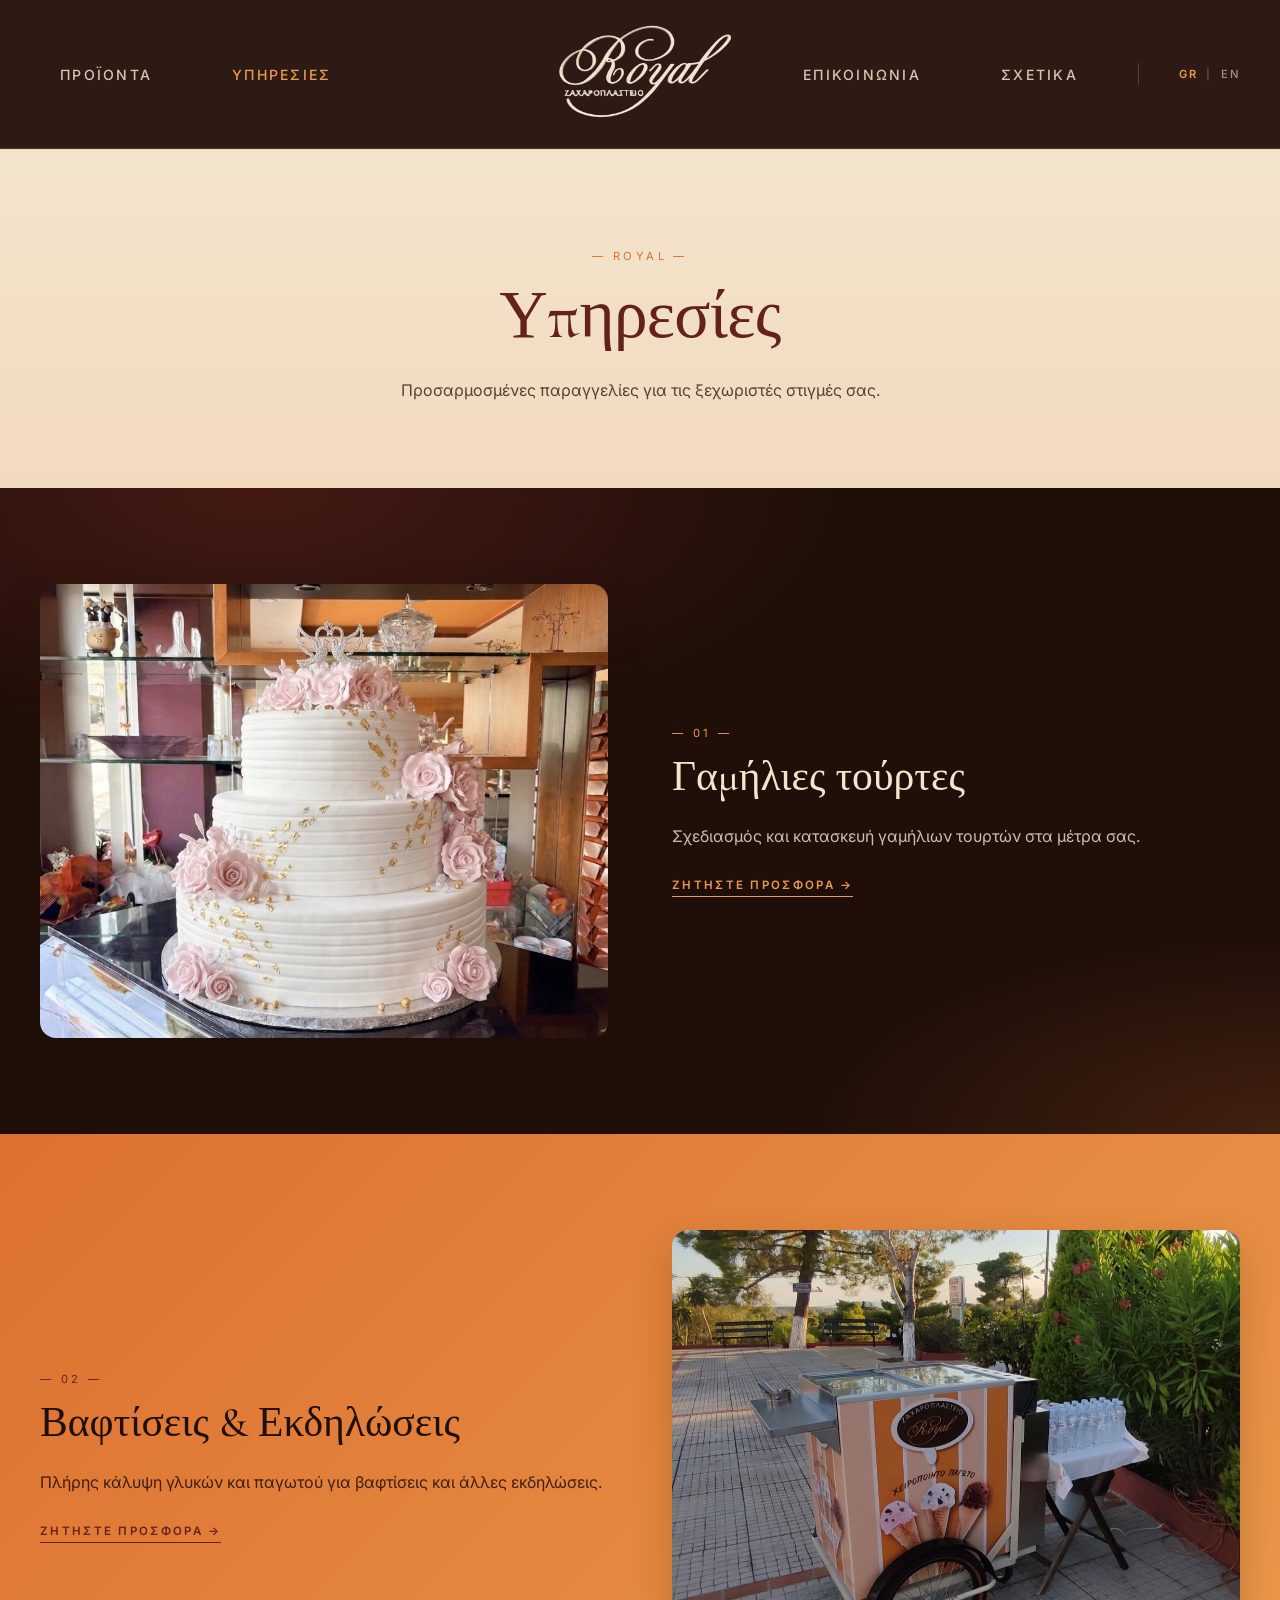
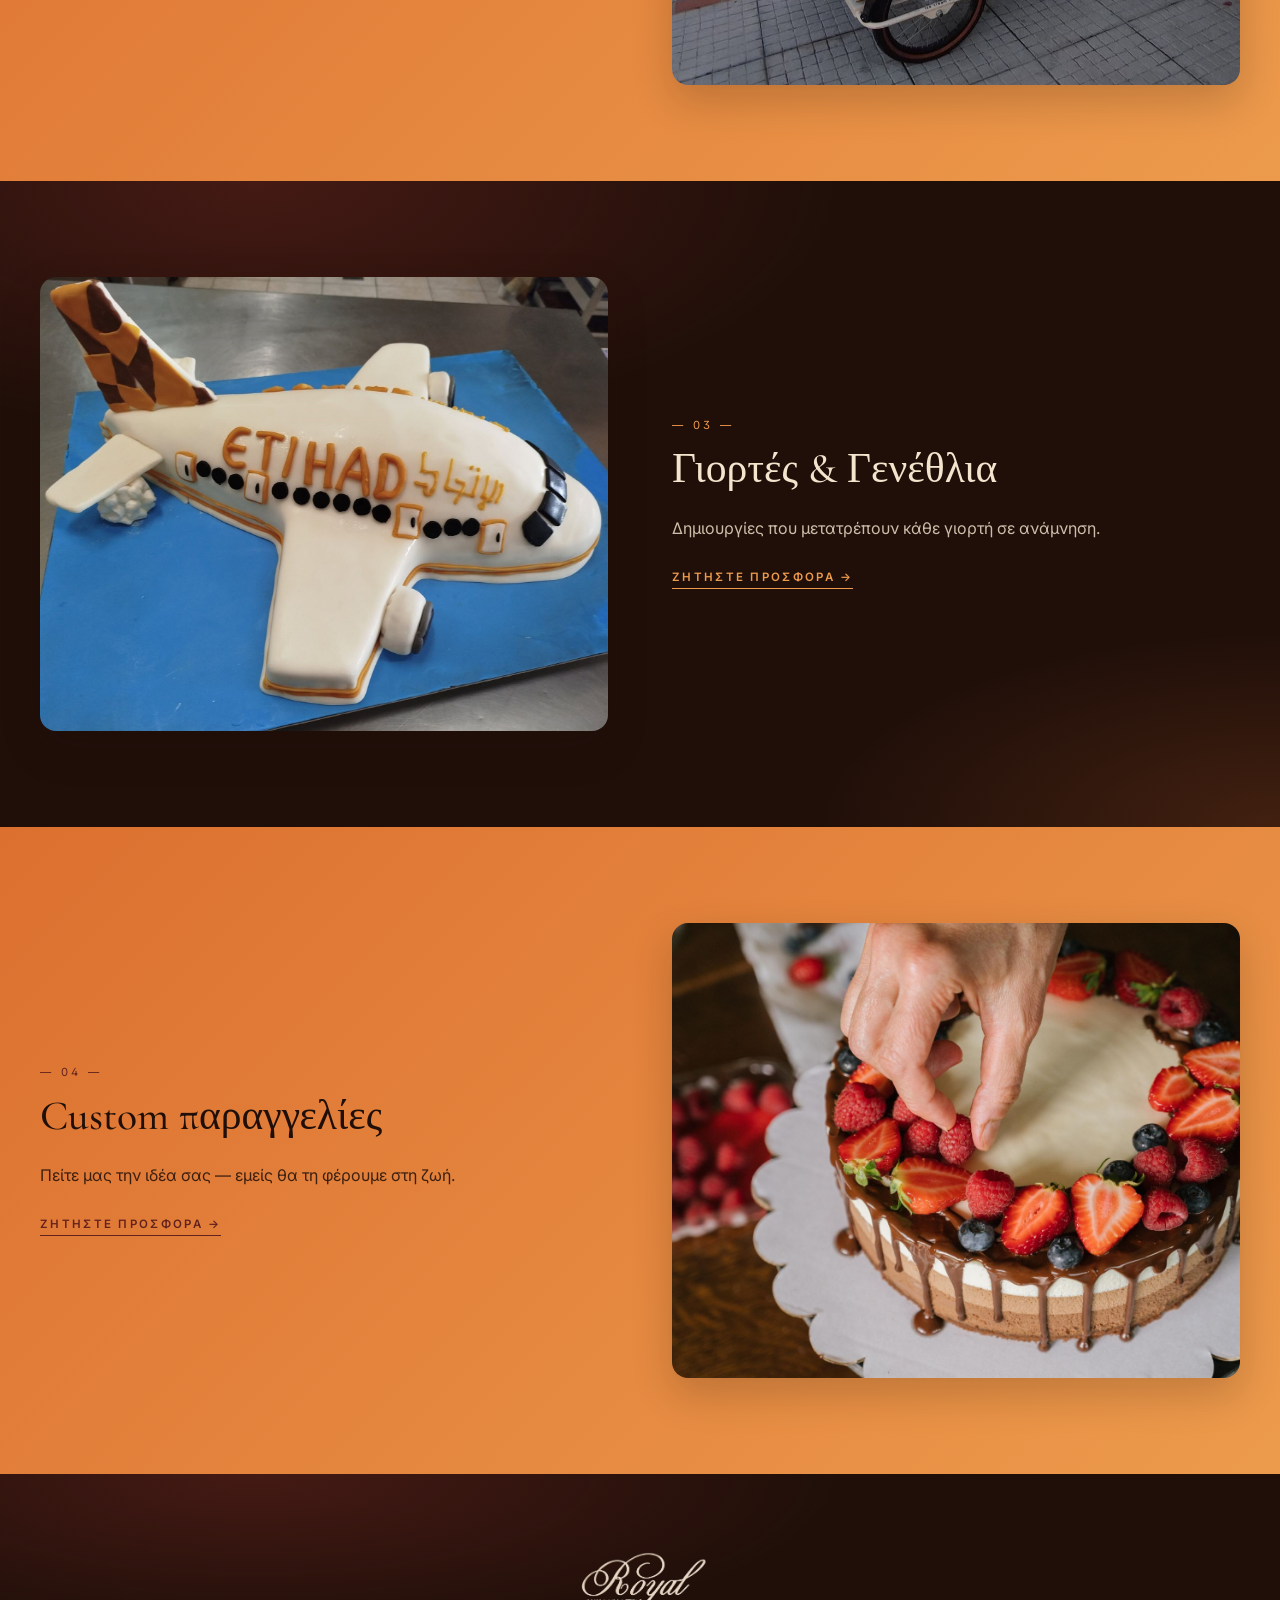
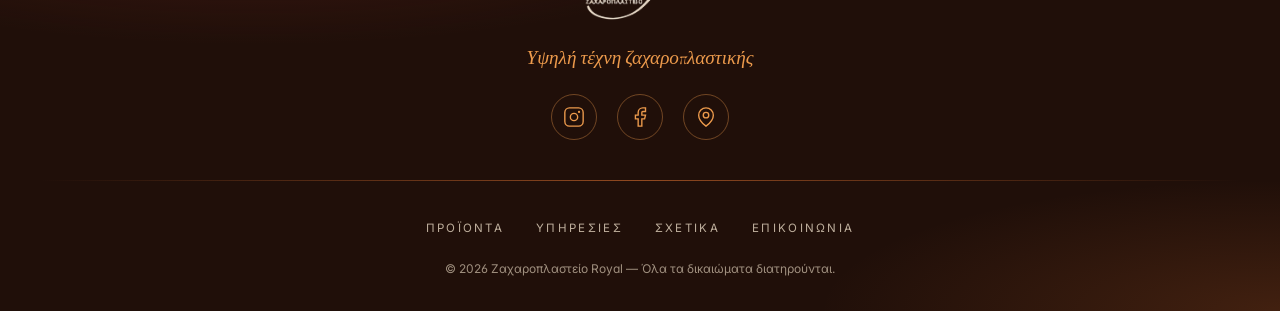
<file: src/services.html>
<!DOCTYPE html>
<html lang="el">
<head>
    <meta charset="UTF-8">
    <meta name="viewport" content="width=device-width, initial-scale=1.0">
    <title data-en="Services — Royal Pâtisserie">Υπηρεσίες — Ζαχαροπλαστείο Royal</title>
    <meta name="description" content="Γαμήλιες τούρτες, βαφτίσεις, γενέθλια και custom παραγγελίες από το Ζαχαροπλαστείο Royal, για κάθε ξεχωριστή στιγμή σας.">
    <meta property="og:type" content="website">
    <meta property="og:title" content="Υπηρεσίες — Ζαχαροπλαστείο Royal">
    <meta property="og:description" content="Γαμήλιες τούρτες, βαφτίσεις, γενέθλια και custom παραγγελίες για κάθε ξεχωριστή στιγμή σας.">
    <meta property="og:image" content="https://zaxaroplasteioroyal.gr/images/wedding_cake.jpg">
    <meta property="og:url" content="https://zaxaroplasteioroyal.gr/services.html">
    <meta name="twitter:card" content="summary_large_image">
    <link rel="canonical" href="https://zaxaroplasteioroyal.gr/services.html">
    <link rel="stylesheet" href="style.css">
    <link rel="icon" type="image/png" href="images/favicon_white.png">
    <link rel="preconnect" href="https://fonts.googleapis.com">
    <link rel="preconnect" href="https://fonts.gstatic.com" crossorigin>
    <link href="https://fonts.googleapis.com/css2?family=Allura&family=Cormorant+Garamond:wght@400;500;600&family=Inter:wght@300;400;500;600&display=swap" rel="stylesheet">
</head>
<body>
    <header class="navbar" id="top">
        <div class="nav-left">
            <a href="products.html" data-en="Products">ΠΡΟΪΟΝΤΑ</a>
            <a href="services.html" aria-current="page" data-en="Services">ΥΠΗΡΕΣΙΕΣ</a>
        </div>
        <div class="nav-logo">
            <a href="index.html" aria-label="Royal home">
                <img src="images/logo_cream_trans.png" alt="Royal Logo" height="86" width="150">
                <img src="images/logo_orange_trans.png" alt="" class="nav-logo-hover" aria-hidden="true" height="86" width="150">
            </a>
        </div>
        <div class="nav-right">
            <a href="contact.html" data-en="Contact">ΕΠΙΚΟΙΝΩΝΙΑ</a>
            <a href="about.html" data-en="About us">ΣΧΕΤΙΚΑ</a>
            <span class="nav-vdivider" aria-hidden="true"></span>
            <div class="nav-lang" aria-label="Language selector">
                <button type="button" class="lang-active" data-lang-btn="gr">GR</button>
                <span class="lang-divider">|</span>
                <button type="button" data-lang-btn="en">EN</button>
            </div>
        </div>
        <!-- Hamburger toggle: visible only on phones (≤780px). Reveals the
             existing nav links + GR|EN toggle as a dropdown — styled in
             style.css (.nav-toggle / .navbar.is-open), wired in animations.js -->
        <button type="button" class="nav-toggle" aria-label="Μενού" aria-expanded="false">
            <span></span>
            <span></span>
            <span></span>
        </button>
    </header>

    <main>
        <!-- Cream title banner (matches the products page hero) -->
        <section class="page-hero page-hero--cream">
            <span class="page-hero-eyebrow">— Royal —</span>
            <h1 class="page-hero-title" data-en="Services">Υπηρεσίες</h1>
            <p class="page-hero-sub" data-en="Custom orders for yours life's special moments.">Προσαρμοσμένες παραγγελίες για τις ξεχωριστές στιγμές σας.</p>
        </section>

        <!-- 4 alternating full-width bands: chocolate / orange-wash,
             image and text swap sides via .service-grid--reverse -->
        <section class="service-band service-band--chocolate">
            <div class="service-grid">
                <div class="service-media">
                    <img src="images/wedding_cake.jpg" alt="Πολυώροφη γαμήλια τούρτα με λουλούδια">
                </div>
                <div>
                    <span class="service-eyebrow">— 01 —</span>
                    <h2 class="service-title" data-en="Wedding cakes">Γαμήλιες τούρτες</h2>
                    <p class="service-desc" data-en="Wedding cake designs and creations suited to your vision.">Σχεδιασμός και κατασκευή γαμήλιων τουρτών στα μέτρα σας.</p>
                    <a href="contact.html" class="service-cta" data-en="Inquire →">Ζητήστε προσφορά →</a>
                </div>
            </div>
        </section>

        <section class="service-band service-band--orange">
            <div class="service-grid service-grid--reverse">
                <div class="service-media">
                    <img src="images/events.jpg" alt="Καροτσάκι παγωτού Royal σε εκδήλωση" loading="lazy">
                </div>
                <div>
                    <span class="service-eyebrow">— 02 —</span>
                    <h2 class="service-title" data-en="Baptisms &amp; Events">Βαφτίσεις &amp; Εκδηλώσεις</h2>
                    <p class="service-desc" data-en="Full dessert and ice cream service for every special occasion.">Πλήρης κάλυψη γλυκών και παγωτού για βαφτίσεις και άλλες εκδηλώσεις.</p>
                    <a href="contact.html" class="service-cta" data-en="Inquire →">Ζητήστε προσφορά →</a>
                </div>
            </div>
        </section>

        <section class="service-band service-band--chocolate">
            <div class="service-grid">
                <div class="service-media">
                    <img src="images/birthdays.jpg" alt="Τούρτα γενεθλίων με σοκολατάκια και ζαχαρωτά" loading="lazy">
                </div>
                <div>
                    <span class="service-eyebrow">— 03 —</span>
                    <h2 class="service-title" data-en="Celebrations &amp; birthdays">Γιορτές &amp; Γενέθλια</h2>
                    <p class="service-desc" data-en="Creations that turn every celebration into a memory.">Δημιουργίες που μετατρέπουν κάθε γιορτή σε ανάμνηση.</p>
                    <a href="contact.html" class="service-cta" data-en="Inquire →">Ζητήστε προσφορά →</a>
                </div>
            </div>
        </section>

        <section class="service-band service-band--orange">
            <div class="service-grid service-grid--reverse">
                <div class="service-media">
                    <img src="images/custom_orders.jpg" alt="Ζαχαροπλάστης στολίζει τούρτα με φρέσκα φρούτα" loading="lazy">
                </div>
                <div>
                    <span class="service-eyebrow">— 04 —</span>
                    <h2 class="service-title" data-en="Custom orders">Custom παραγγελίες</h2>
                    <p class="service-desc" data-en="Tell us your idea — we'll bring it to life.">Πείτε μας την ιδέα σας — εμείς θα τη φέρουμε στη ζωή.</p>
                    <a href="contact.html" class="service-cta" data-en="Inquire →">Ζητήστε προσφορά →</a>
                </div>
            </div>
        </section>
        
    </main>

    <footer class="footer">
        <div class="footer-top">
            <div class="footer-logo">
                <img src="images/logo_cream_trans.png" alt="Royal Logo" height="60" loading="lazy">
                <p class="footer-tagline" data-en="The fine art of pâtisserie">Υψηλή τέχνη ζαχαροπλαστικής</p>
            </div>
            <div class="footer-social">
                <a href="https://www.instagram.com/zaxaroplasteio_royal/" class="social-link" aria-label="Instagram" target="_blank" rel="noopener">
                    <svg width="20" height="20" viewBox="0 0 24 24" fill="none" stroke="currentColor" stroke-width="1.5">
                        <rect x="2" y="2" width="20" height="20" rx="5"/>
                        <circle cx="12" cy="12" r="4"/>
                        <circle cx="17.5" cy="6.5" r="0.5" fill="currentColor"/>
                    </svg>
                </a>
                <a href="https://www.facebook.com/zaxaroplasteio.royal/" class="social-link" aria-label="Facebook" target="_blank" rel="noopener">
                    <svg width="20" height="20" viewBox="0 0 24 24" fill="none" stroke="currentColor" stroke-width="1.5">
                        <path d="M18 2h-3a5 5 0 0 0-5 5v3H7v4h3v8h4v-8h3l1-4h-4V7a1 1 0 0 1 1-1h3z"/>
                    </svg>
                </a>
                <a href="https://share.google/yxiHzfwpHjZptldyn" class="social-link" aria-label="Google Maps" target="_blank" rel="noopener">
                    <svg width="20" height="20" viewBox="0 0 24 24" fill="none" stroke="currentColor" stroke-width="1.5">
                        <path d="M20 10c0 6-8 12-8 12s-8-6-8-12a8 8 0 0 1 16 0Z"/>
                        <circle cx="12" cy="10" r="3"/>
                    </svg>
                </a>
            </div>
        </div>
        <div class="footer-divider"></div>
        <nav class="footer-nav">
            <a href="products.html" data-en="Products">ΠΡΟΪΟΝΤΑ</a>
            <a href="services.html" data-en="Services">ΥΠΗΡΕΣΙΕΣ</a>
            <a href="about.html" data-en="About us">ΣΧΕΤΙΚΑ</a>
            <a href="contact.html" data-en="Contact">ΕΠΙΚΟΙΝΩΝΙΑ</a>
        </nav>
        <p class="footer-copy" data-en="© 2026 Royal Pâtisserie — All rights reserved.">© 2026 Ζαχαροπλαστείο Royal — Όλα τα δικαιώματα διατηρούνται.</p>
    </footer>

    <script src="i18n.js"></script>
    <script src="animations.js"></script>
</body>
</html>
</file>
<file: style.css>
/* ================================================================
   Ζαχαροπλαστείο Royal — site stylesheet
   Shared by index.html, products.html, services.html, about.html
   and contact.html. Organized top to bottom as: reset → color
   tokens → global body/link styles → navbar → each homepage
   section → footer → inner-page blocks → responsive breakpoints.
   ================================================================ */

/* Reset default browser spacing so every element starts from zero */
* {
    margin: 0;
    padding: 0;
    box-sizing: border-box;
}

:root {
    /* Brand palette — sampled from the Lovable reference (oklch) */
    --cream: oklch(0.925 0.035 80);          /* #F3E7D3 warm sunlit stucco */
    --cream-deep: oklch(0.9 0.045 70);       /* deeper cream for warm band */
    --ivory: oklch(0.965 0.022 82);          /* #FBF4E6 card surface */
    --burgundy: oklch(0.35 0.095 28);        /* #6E2A2A fascia maroon */
    --orange-warm: oklch(0.66 0.155 48);     /* #D97A2C signage orange */
    --gold: oklch(0.755 0.135 62);           /* #E9A24B script gold */
    --chocolate: oklch(0.19 0.032 40);       /* #2E1A14 deep cocoa */
    --nav-chocolate: #2E1A14;                /* navbar dark chocolate */
    --shadow: 0 18px 44px rgba(28, 12, 8, 0.16);
}


/* Smooth-scrolls to in-page anchors (e.g. the hero CTA on index.html) */
html {
    scroll-behavior: smooth;
}

/* Base page background: cream + three soft radial washes (orange,
   burgundy, chocolate) that stay fixed while the page scrolls, giving
   depth without a literal texture image. */
body {
    background-color: var(--cream);
    background-image:
        radial-gradient(ellipse 80% 60% at 15% 0%, oklch(0.66 0.155 48 / 0.14), transparent 60%),
        radial-gradient(ellipse 70% 55% at 100% 30%, oklch(0.35 0.095 28 / 0.12), transparent 65%),
        radial-gradient(ellipse 90% 60% at 50% 100%, oklch(0.19 0.032 40 / 0.08), transparent 60%);
    background-attachment: fixed;
    color: var(--chocolate);
    font-family: 'Inter', sans-serif;
    font-feature-settings: "ss01", "cv11";
    overflow-x: hidden;
    -webkit-font-smoothing: antialiased;
    text-rendering: optimizeLegibility;
}

a {
    color: inherit;
}

/* ---------- Navbar ---------- */
/* 3-column grid (left links / logo / right links) keeps the logo
   perfectly centered no matter how much text sits on either side. */
.navbar {
    position: sticky;
    top: 0;
    z-index: 40;
    display: grid;
    grid-template-columns: 1fr auto 1fr;
    align-items: center;
    min-height: 128px;
    padding: 16px 40px;
    background: var(--nav-chocolate);
    backdrop-filter: blur(8px);
    border-bottom: 1px solid oklch(0.755 0.135 62 / 0.2);
    box-shadow: 0 1px 0 oklch(0.66 0.155 48 / 0.1);
}

/* Links sit at the outer edge of their column (flex-start on the left,
   flex-end on the right). The gap between items is set to the exact
   same value as the navbar's own left/right padding (40px, see above)
   so that "edge → first item" and "item → item" read as the same
   measure — genuinely isometric, not just visually close. */
.nav-left,
.nav-right {
    display: flex;
    align-items: center;
    gap: 40px;
}

.nav-left {
    justify-content: flex-start;
}

.nav-right {
    justify-content: flex-end;
}

.navbar a,
.nav-lang {
    color: oklch(0.925 0.035 80 / 0.85);
    text-decoration: none;
    font-size: 0.88rem;        /* bigger than before (was 0.78rem) */
    font-weight: 500;
    letter-spacing: 0.16em;
    text-transform: uppercase;
}

/* Only the four main links get the pill/oval hover — not the logo,
   not the GR|EN toggle. Padding + a fully rounded radius turns the
   hover background into an oval behind the text. */
.nav-left a,
.nav-right a {
    display: inline-block;
    padding: 10px 20px;
    border-radius: 999px;
    transition: background-color 0.25s ease, color 0.25s ease;
}

.nav-left a:hover,
.nav-right a:hover {
    background-color: var(--orange-warm);
    color: var(--chocolate);
}

/* Highlights the link matching the page currently open (see
   aria-current="page" set on the active link in each .html file). */
.navbar a[aria-current="page"] {
    color: var(--gold);
}

.nav-logo {
    display: flex;
    justify-content: center;
}

/* The logo link stacks two images on top of each other: the cream logo
   shows normally, the orange logo (images/logo_orange_trans.png) fades
   in on hover/focus for a color-swap effect. The link itself gets a
   fixed, explicit box (via aspect-ratio, matching the real 641x389
   canvas of both PNGs) so both images resolve to the exact same
   width/height, with no rounding drift between the in-flow image and
   the absolutely positioned one. */
.nav-logo a {
    position: relative;
    display: block;
    height: 116px;      /* bigger than before (was 96px) */
    aspect-ratio: 641 / 389;
}

.nav-logo img {
    display: block;
    width: 100%;
    height: 100%;
    object-fit: contain;
}

.nav-logo-hover {
    position: absolute;
    inset: 0;
    opacity: 0;
    transition: opacity 0.25s ease;
    /* The two source files weren't exported with the artwork in
       identical positions on their canvas — measuring both PNGs'
       actual pixel content shows the orange one sits ~1.25% further
       left than the cream one. Nudge it right so they line up. */
    transform: translateX(1.25%);
}

.nav-logo a:hover .nav-logo-hover,
.nav-logo a:focus-visible .nav-logo-hover {
    opacity: 1;
}

.nav-lang {
    display: inline-flex;
    align-items: center;
    gap: 8px;
    font-size: 0.7rem;
    letter-spacing: 0.2em;
}

/* GR / EN are real buttons (see i18n.js) styled to look like plain text */
.nav-lang button {
    all: unset;
    cursor: pointer;
    color: oklch(0.925 0.035 80 / 0.6);
    transition: color 0.2s ease;
}

.nav-lang button:hover {
    color: var(--cream);
}

.nav-lang button.lang-active {
    color: var(--gold);
    font-weight: 600;
}

.lang-divider {
    color: oklch(0.925 0.035 80 / 0.3);
}

/* Vertical bar separating ΣΧΕΤΙΚΑ from the GR|EN switcher in nav-right
   (see the HTML: ΕΠΙΚΟΙΝΩΝΙΑ, ΣΧΕΤΙΚΑ, this divider, then nav-lang
   last). The equal 40px gap on every side — same value as the
   navbar's own edge padding — is what makes the row read as evenly
   measured from end to end. */
.nav-vdivider {
    width: 1px;
    height: 22px;
    background: oklch(0.755 0.135 62 / 0.3);
}

/* Hamburger button — three cream dashes. Hidden on desktop/tablet;
   the ≤780px block below reveals it and turns the nav into a dropdown.
   Bars morph into an X while the menu is open (.navbar.is-open). */
.nav-toggle {
    display: none;
    flex-direction: column;
    justify-content: center;
    gap: 5px;
    width: 44px;
    height: 44px;
    padding: 0;
    background: transparent;
    border: none;
    cursor: pointer;
}

.nav-toggle span {
    display: block;
    width: 24px;
    height: 2px;
    margin: 0 auto;
    border-radius: 2px;
    background: oklch(0.925 0.035 80 / 0.85);   /* same cream as nav links */
    transition: transform 0.25s ease, opacity 0.2s ease;
}

.navbar.is-open .nav-toggle span:nth-child(1) {
    transform: translateY(7px) rotate(45deg);
}

.navbar.is-open .nav-toggle span:nth-child(2) {
    opacity: 0;
}

.navbar.is-open .nav-toggle span:nth-child(3) {
    transform: translateY(-7px) rotate(-45deg);
}

/* ---------- Hero ---------- */
.hero {
    padding: 40px 24px 0;
}

.hero-frame {
    position: relative;
    max-width: 1280px;
    margin: 0 auto;
    aspect-ratio: 21 / 9;
    border-radius: 2rem;
    overflow: hidden;
    box-shadow: var(--shadow);
    background: var(--chocolate);
}

.hero-img {
    width: 100%;
    height: 100%;
    object-fit: cover;
    object-position: center center;
    filter: saturate(0.98) contrast(1.03);
}

.hero-overlay {
    position: absolute;
    inset: 0;
    background: linear-gradient(
        to top,
        oklch(0.19 0.032 40 / 0.8) 0%,
        oklch(0.35 0.095 28 / 0.3) 45%,
        transparent 100%
    );
}

.hero-text {
    position: absolute;
    inset: 0;
    display: flex;
    flex-direction: column;
    align-items: center;
    justify-content: flex-end;
    padding: 64px 32px;
    text-align: center;
}

.hero-eyebrow {
    font-size: 0.7rem;
    letter-spacing: 0.3em;
    text-transform: uppercase;
    color: var(--gold);
    margin-bottom: 16px;
}

.hero-h1 {
    font-family: 'Cormorant Garamond', serif;
    font-size: clamp(2.6rem, 5.6vw, 4.6rem);
    font-weight: 500;
    line-height: 1.05;
    letter-spacing: -0.01em;
    color: var(--cream);
    max-width: 56rem;
    text-shadow: 0 12px 24px rgba(0, 0, 0, 0.22);
}

.hero-sub {
    margin-top: 20px;
    max-width: 36rem;
    color: oklch(0.925 0.035 80 / 0.85);
    font-size: 1.05rem;
    line-height: 1.8;
}

.hero-cta {
    margin-top: 32px;
    display: inline-flex;
    align-items: center;
    justify-content: center;
    min-height: 48px;
    padding: 0 32px;
    border-radius: 999px;
    background: var(--orange-warm);
    color: var(--chocolate);
    text-decoration: none;
    font-size: 0.72rem;
    letter-spacing: 0.2em;
    font-weight: 600;
    text-transform: uppercase;
    box-shadow: 0 10px 24px rgba(0, 0, 0, 0.18);
    transition: background-color 0.25s ease;
}

.hero-cta:hover {
    background: var(--cream);
}

/* ---------- Cream bands: Features + Products ---------- */
.features,
.products {
    padding: 128px 24px;
    background-image: linear-gradient(180deg, var(--cream) 0%, var(--cream-deep) 100%);
}

.features-header,
.products-header {
    text-align: center;
    margin-bottom: 56px;
}

.features-eyebrow,
.products-eyebrow {
    display: block;
    font-size: 0.7rem;
    letter-spacing: 0.3em;
    text-transform: uppercase;
    /* color: oklch(0.35 0.095 28 / 0.75); */
    color: var(--orange-warm);
    margin-bottom: 12px;
}

.features-title,
.products-title,
.story-title {
    font-family: 'Cormorant Garamond', serif;
    font-weight: 500;
    letter-spacing: -0.01em;
    color: var(--burgundy);
}

.features-title {
    font-size: clamp(2rem, 3.9vw, 3rem);
}

.features-container {
    display: grid;
    grid-template-columns: repeat(4, minmax(0, 1fr));
    gap: 48px;
    max-width: 1200px;
    margin: 0 auto;
}

.feature-item {
    text-align: center;
}

.feature-icon {
    width: 56px;
    height: 56px;
    border-radius: 50%;
    border: 1px solid oklch(0.35 0.095 28 / 0.4);
    display: grid;
    place-items: center;
    margin: 0 auto 20px;
    color: var(--burgundy);
}

.feature-icon svg {
    display: block;
}

.feature-title,
.product-name {
    font-family: 'Cormorant Garamond', serif;
    font-weight: 500;
    color: var(--burgundy);
}

.feature-title {
    font-size: 1.4rem;
    margin-bottom: 12px;
}

.feature-text,
.product-desc,
.story-body,
.footer-copy {
    color: oklch(0.19 0.032 40 / 0.75);
    line-height: 1.7;
    font-size: 0.9rem;
}

.feature-text {
    max-width: 14rem;
    margin: 0 auto;
}

.products-title {
    font-size: clamp(2rem, 3.7vw, 3rem);
    text-transform: uppercase;
}

.products-grid {
    display: grid;
    grid-template-columns: repeat(3, minmax(0, 1fr));
    gap: 32px;
    max-width: 1200px;
    margin: 0 auto;
}

.product-card {
    text-align: center;
}

.product-media {
    overflow: hidden;
    border-radius: 1rem;
    aspect-ratio: 4 / 5;
    box-shadow: 0 16px 40px oklch(0.19 0.032 40 / 0.25);
}

.product-img {
    width: 100%;
    height: 100%;
    object-fit: cover;
    transition: transform 0.7s ease;
}

.product-card:hover .product-img {
    transform: scale(1.05);
}

.product-name {
    font-size: 1.4rem;
    margin: 20px 0 8px;
}

.product-desc {
    font-size: 0.9rem;
    max-width: 20rem;
    margin: 0 auto;
}

/* ---------- Story: chocolate band ---------- */
.story {
    display: grid;
    grid-template-columns: minmax(0, 1fr) minmax(320px, 1fr);
    align-items: center;
    gap: 80px;
    padding: 128px 24px;
    background-color: var(--chocolate);
    background-image:
        radial-gradient(ellipse 70% 60% at 20% 0%, oklch(0.35 0.095 28 / 0.55), transparent 65%),
        radial-gradient(ellipse 60% 50% at 100% 100%, oklch(0.66 0.155 48 / 0.18), transparent 60%);
    color: var(--cream);
}

.story-image {
    justify-self: center;
    width: min(100%, 480px);
    overflow: hidden;
    border-radius: 1rem;
    aspect-ratio: 4 / 5;
    box-shadow: var(--shadow);
}

.story-image img {
    width: 100%;
    height: 100%;
    object-fit: cover;
}

.story-eyebrow {
    display: block;
    font-size: 0.7rem;
    letter-spacing: 0.3em;
    text-transform: uppercase;
    color: var(--orange-warm);
    margin-bottom: 12px;
}

.story-title {
    font-size: clamp(2.4rem, 4.6vw, 3.4rem);
    color: var(--cream);
    line-height: 1.15;
    margin-bottom: 24px;
}

.story-body {
    max-width: 32rem;
    color: oklch(0.925 0.035 80 / 0.8);
    line-height: 1.8;
    font-size: 1rem;
}

.story-signature {
    margin-top: 24px;
    font-family: 'Allura', cursive;
    font-size: 3.4rem;
    color: var(--gold);
    line-height: 1;
}

.story-cta {
    display: inline-block;
    margin-top: 32px;
    padding-bottom: 4px;
    color: var(--gold);
    text-decoration: none;
    font-size: 0.72rem;
    letter-spacing: 0.2em;
    font-weight: 600;
    text-transform: uppercase;
    border-bottom: 1px solid var(--gold);
    transition: color 0.2s ease, border-color 0.2s ease;
}

.story-cta:hover {
    color: var(--orange-warm);
    border-color: var(--orange-warm);
}

/* ---------- Footer: chocolate band ---------- */
.footer {
    position: relative;
    background-color: var(--chocolate);
    background-image:
        radial-gradient(ellipse 70% 60% at 20% 0%, oklch(0.35 0.095 28 / 0.55), transparent 65%),
        radial-gradient(ellipse 60% 50% at 100% 100%, oklch(0.66 0.155 48 / 0.18), transparent 60%);
    padding: 72px 24px 32px;
    text-align: center;
}

.footer-top {
    display: flex;
    flex-direction: column;
    align-items: center;
    gap: 20px;
}

.footer-logo {
    display: flex;
    flex-direction: column;
    align-items: center;
    gap: 16px;
}

.footer-logo img {
    width: auto;
    height: 84px;
    opacity: 0.95;
}

.footer-tagline {
    font-family: 'Cormorant Garamond', serif;
    font-style: italic;
    font-size: 1.2rem;
    color: var(--gold);
}

.footer-social {
    display: flex;
    align-items: center;
    gap: 20px;
    margin-top: 4px;
}

.social-link {
    width: 46px;        /* bigger than before (was 40px) */
    height: 46px;
    border: 1px solid oklch(0.755 0.135 62 / 0.4);
    border-radius: 50%;
    display: grid;
    place-items: center;
    color: var(--gold);
    text-decoration: none;
    transition: background-color 0.2s ease, color 0.2s ease;
}

/* Overrides the inline width/height on the Instagram/Facebook <svg>
   markup so the icons scale up along with the circle above */
.social-link svg {
    width: 22px;
    height: 22px;
}

.social-link:hover {
    background: var(--gold);
    color: var(--chocolate);
}

.footer-divider {
    height: 1px;
    max-width: 1200px;
    margin: 40px auto;
    background: linear-gradient(90deg, transparent, var(--orange-warm), transparent);
    opacity: 0.6;
}

.footer-nav {
    display: flex;
    justify-content: center;
    flex-wrap: wrap;
    gap: 32px;
    margin-bottom: 24px;
}

.footer-nav a {
    color: oklch(0.925 0.035 80 / 0.75);
    text-decoration: none;
    font-size: 0.72rem;
    letter-spacing: 0.2em;
    text-transform: uppercase;
    transition: color 0.2s ease;
}

.footer-nav a:hover {
    color: var(--gold);
}

.footer-credit {
    position: absolute;
    left: 24px;
    bottom: 16px;
}

.footer-credit a {
    color: oklch(0.925 0.035 80 / 0.6);
    font-size: 0.75rem;
    text-decoration: none;
    transition: color 0.2s ease;
}

.footer-credit a:hover {
    color: var(--gold);
}

.footer-copy {
    color: oklch(0.925 0.035 80 / 0.6);
    font-size: 0.75rem;
}

/* ================================================================
   INNER PAGES — Products / Services / About / Contact
   Shared building blocks used across products.html, services.html,
   about.html and contact.html live below. Each page still keeps the
   same navbar/footer markup as index.html.
   ================================================================ */

/* ---------- Page hero: short title banner at the top of a page ---------- */
/* Two color variants — pick one per page with an extra modifier class:
   .page-hero--cream (light) or .page-hero--chocolate (dark). */
.page-hero {
    text-align: center;
    padding: 100px 24px 84px;
}

.page-hero--cream {
    background-image: linear-gradient(180deg, var(--cream) 0%, var(--cream-deep) 100%);
    color: var(--chocolate);
}

.page-hero--chocolate {
    background-color: var(--chocolate);
    background-image:
        radial-gradient(ellipse 70% 60% at 20% 0%, oklch(0.35 0.095 28 / 0.55), transparent 65%),
        radial-gradient(ellipse 60% 50% at 100% 100%, oklch(0.66 0.155 48 / 0.18), transparent 60%);
    color: var(--cream);
}

.page-hero-eyebrow {
    display: block;
    font-size: 0.7rem;
    letter-spacing: 0.3em;
    text-transform: uppercase;
}

.page-hero--cream .page-hero-eyebrow { color: var(--orange-warm); }
.page-hero--chocolate .page-hero-eyebrow { color: var(--gold); }

.page-hero-title {
    font-family: 'Cormorant Garamond', serif;
    font-weight: 500;
    letter-spacing: -0.01em;
    font-size: clamp(2.4rem, 6vw, 4.2rem);
    margin-top: 12px;
}

.page-hero--cream .page-hero-title { color: var(--burgundy); }
.page-hero--chocolate .page-hero-title { color: var(--cream); }

.page-hero-sub {
    max-width: 34rem;
    margin: 20px auto 0;
    line-height: 1.75;
    font-size: 1rem;
}

.page-hero--cream .page-hero-sub { color: oklch(0.19 0.032 40 / 0.75); }
.page-hero--chocolate .page-hero-sub { color: oklch(0.925 0.035 80 / 0.8); }

/* ---------- Products page: category filter pills ---------- */
.cat-filters {
    display: flex;
    flex-wrap: wrap;
    justify-content: center;
    gap: 10px;
    max-width: 1200px;
    margin: 56px auto 48px;
    padding: 0 24px;
}

.cat-btn {
    padding: 10px 22px;
    border-radius: 999px;
    border: 1px solid oklch(0.35 0.095 28 / 0.35);
    background: transparent;
    color: oklch(0.19 0.032 40 / 0.7);
    font-family: inherit;
    font-size: 0.7rem;
    font-weight: 600;
    letter-spacing: 0.2em;
    text-transform: uppercase;
    cursor: pointer;
    transition: background-color 0.2s ease, color 0.2s ease, border-color 0.2s ease;
}

.cat-btn:hover {
    border-color: var(--burgundy);
    color: var(--burgundy);
}

/* Active category button — filled burgundy pill */
.cat-btn.active {
    background: var(--burgundy);
    border-color: var(--burgundy);
    color: var(--ivory);
}

/* ---------- Products page: catalog grid ---------- */
/* Reuses .product-card / .product-media / .product-img / .product-name /
   .product-desc from the homepage favourites section — just a different
   wrapping grid with more items. */
.catalog {
    max-width: 1200px;
    margin: 0 auto;
    padding: 0 24px 100px;
}

.catalog-grid {
    display: grid;
    grid-template-columns: repeat(3, minmax(0, 1fr));
    gap: 32px;
}

/* Products filtered out by the active category are simply hidden —
   see the [hidden] toggle in products.js */
.catalog-grid .product-card[hidden] {
    display: none;
}

/* ---------- Services page: alternating feature bands ---------- */
.service-band {
    padding: 96px 24px;
}

.service-band--orange {
    background-image: linear-gradient(135deg, var(--orange-warm) 0%, var(--gold) 100%);
    color: var(--chocolate);
}

.service-band--chocolate {
    background-color: var(--chocolate);
    background-image:
        radial-gradient(ellipse 70% 60% at 20% 0%, oklch(0.35 0.095 28 / 0.55), transparent 65%),
        radial-gradient(ellipse 60% 50% at 100% 100%, oklch(0.66 0.155 48 / 0.18), transparent 60%);
    color: var(--cream);
}

.service-grid {
    display: grid;
    grid-template-columns: 1fr 1fr;
    align-items: center;
    gap: 64px;
    max-width: 1200px;
    margin: 0 auto;
}

/* Every other band swaps the image to the right-hand side */
.service-grid--reverse .service-media {
    order: 2;
}

.service-media {
    overflow: hidden;
    border-radius: 1rem;
    aspect-ratio: 5 / 4;
    box-shadow: 0 16px 40px oklch(0.19 0.032 40 / 0.2);
}

.service-media img {
    width: 100%;
    height: 100%;
    object-fit: cover;
}

.service-eyebrow {
    display: block;
    font-size: 0.7rem;
    letter-spacing: 0.3em;
    text-transform: uppercase;
}

.service-band--orange .service-eyebrow,
.service-band--orange .service-cta { color: var(--burgundy); }
.service-band--chocolate .service-eyebrow,
.service-band--chocolate .service-cta { color: var(--gold); }

.service-title {
    font-family: 'Cormorant Garamond', serif;
    font-weight: 500;
    font-size: clamp(1.9rem, 3.6vw, 2.6rem);
    margin: 12px 0 20px;
}

.service-band--orange .service-title { color: var(--chocolate); }
.service-band--chocolate .service-title { color: var(--cream); }

.service-desc {
    line-height: 1.75;
    font-size: 1rem;
}

.service-band--orange .service-desc { color: oklch(0.19 0.032 40 / 0.85); }
.service-band--chocolate .service-desc { color: oklch(0.925 0.035 80 / 0.82); }

.service-cta {
    display: inline-flex;
    align-items: center;
    gap: 8px;
    margin-top: 28px;
    padding-bottom: 4px;
    text-decoration: none;
    font-size: 0.72rem;
    font-weight: 600;
    letter-spacing: 0.2em;
    text-transform: uppercase;
    border-bottom: 1px solid currentColor;
    transition: opacity 0.2s ease;
}

.service-cta:hover {
    opacity: 0.7;
}

/* ---------- About page: storefront banner ---------- */
.about-hero {
    max-width: 1280px;
    margin: 0 auto;
    padding: 40px 24px 0;
}

.about-hero-frame {
    position: relative;
    aspect-ratio: 21 / 9;
    border-radius: 2rem;
    overflow: hidden;
    box-shadow: var(--shadow);
}

.about-hero-frame img {
    width: 100%;
    height: 100%;
    object-fit: cover;
}

.about-hero-overlay {
    position: absolute;
    inset: 0;
    background: linear-gradient(
        to top,
        oklch(0.19 0.032 40 / 0.78) 0%,
        oklch(0.35 0.095 28 / 0.25) 45%,
        transparent 100%
    );
}

.about-hero-text {
    position: absolute;
    left: 32px;
    bottom: 32px;
    max-width: 40rem;
}

.about-hero-eyebrow {
    font-size: 0.7rem;
    letter-spacing: 0.3em;
    text-transform: uppercase;
    color: var(--gold);
}

.about-hero-title {
    font-family: 'Cormorant Garamond', serif;
    font-weight: 500;
    font-size: clamp(2.2rem, 5.6vw, 3.8rem);
    color: var(--cream);
    margin-top: 8px;
    line-height: 1.1;
}

/* ---------- About page: lead + body copy ---------- */
.about-lead-band {
    background-image: linear-gradient(180deg, var(--cream) 0%, var(--cream-deep) 100%);
    padding: 96px 24px;
}

.about-copy {
    max-width: 46rem;
    margin: 0 auto;
    text-align: center;
}

.about-lead {
    font-family: 'Cormorant Garamond', serif;
    font-style: italic;
    font-size: 1.3rem;
    line-height: 1.7;
    color: oklch(0.19 0.032 40 / 0.88);
}

.about-divider {
    height: 1px;
    width: 100%;
    margin: 48px auto;
    background: linear-gradient(90deg, transparent, oklch(0.35 0.095 28 / 0.3), transparent);
}

.about-body {
    font-size: 1rem;
    line-height: 1.8;
    color: oklch(0.19 0.032 40 / 0.75);
}

/* ---------- About page: philosophy pillars ---------- */
/* Three numbered values (from the photo reference), rendered in the
   project's own tokens — Cormorant serif, orange numbers, burgundy
   titles — sitting on the same cream band as the lead copy above. */
.about-philosophy {
    max-width: 1100px;
    margin: 88px auto 0;
}

.about-philosophy-eyebrow {
    text-align: center;
    font-size: 0.7rem;
    letter-spacing: 0.3em;
    text-transform: uppercase;
    color: var(--orange-warm);
    margin-bottom: 56px;
}

.about-values {
    display: grid;
    grid-template-columns: repeat(3, minmax(0, 1fr));
    gap: 56px;
}

/* Thin top rule above each column, echoing the reference layout */
.value-item {
    padding-top: 28px;
    border-top: 1px solid oklch(0.35 0.095 28 / 0.25);
}

.value-num {
    display: block;
    font-family: 'Cormorant Garamond', serif;
    font-weight: 500;
    font-size: 2rem;
    line-height: 1;
    color: var(--orange-warm);
}

.value-title {
    font-family: 'Cormorant Garamond', serif;
    font-weight: 500;
    font-size: 1.5rem;
    color: var(--burgundy);
    margin: 14px 0;
}

.value-text {
    font-size: 0.9rem;
    line-height: 1.7;
    color: oklch(0.19 0.032 40 / 0.75);
}

/* ---------- About page: orange-framed pull quote ---------- */
/* The quote used to sit in its own full-width burgundy band below the
   page; it now lives inline with the lead copy, inside an orange frame. */
.about-quote {
    margin: 48px auto 0;
    padding: 40px 44px;
    border: 2px solid var(--orange-warm);
    border-radius: 1rem;
    background: oklch(0.66 0.155 48 / 0.07);
    text-align: center;
}

.about-quote-text {
    font-family: 'Cormorant Garamond', serif;
    font-style: italic;
    font-size: clamp(1.25rem, 2.6vw, 1.8rem);
    line-height: 1.45;
    color: var(--burgundy);
}

.about-quote-signature {
    margin-top: 16px;
    font-family: 'Allura', cursive;
    font-size: 2.4rem;
    line-height: 1;
    color: var(--orange-warm);
}

/* ---------- Contact page: two-column info + form ---------- */
.contact-wrap {
    max-width: 1200px;
    margin: 0 auto;
    padding: 96px 24px;
}

.contact-grid {
    display: grid;
    grid-template-columns: 1fr 1fr;
    gap: 48px;
}

.contact-info {
    background-color: var(--chocolate);
    background-image:
        radial-gradient(ellipse 70% 60% at 20% 0%, oklch(0.35 0.095 28 / 0.55), transparent 65%),
        radial-gradient(ellipse 60% 50% at 100% 100%, oklch(0.66 0.155 48 / 0.18), transparent 60%);
    color: var(--cream);
    border-radius: 1rem;
    padding: 44px;
    display: flex;
    flex-direction: column;
    gap: 32px;
}

.info-row {
    display: flex;
    align-items: flex-start;
    gap: 16px;
}

.info-icon {
    flex-shrink: 0;
    width: 40px;
    height: 40px;
    border-radius: 50%;
    display: grid;
    place-items: center;
    background: oklch(0.755 0.135 62 / 0.15);
    color: var(--gold);
}

.info-icon svg {
    display: block;
}

.info-label {
    font-size: 0.7rem;
    letter-spacing: 0.2em;
    text-transform: uppercase;
    color: oklch(0.925 0.035 80 / 0.6);
    margin-bottom: 4px;
}

.info-value {
    font-family: 'Cormorant Garamond', serif;
    font-size: 1.15rem;
    color: var(--cream);
    line-height: 1.5;
}

.contact-map {
    overflow: hidden;
    border-radius: 1rem;
    aspect-ratio: 16 / 9;
    border: 1px solid oklch(0.755 0.135 62 / 0.3);
}

.contact-map iframe {
    width: 100%;
    height: 100%;
    border: 0;
}

/* ---------- Contact page: form card ---------- */
.contact-form {
    background: var(--ivory);
    border: 1px solid oklch(0.86 0.025 70);
    border-radius: 1rem;
    padding: 44px;
    display: flex;
    flex-direction: column;
    gap: 22px;
}

.form-field label,
.form-textarea-field label {
    display: block;
    font-size: 0.7rem;
    letter-spacing: 0.2em;
    text-transform: uppercase;
    color: oklch(0.19 0.032 40 / 0.6);
    margin-bottom: 8px;
}

.form-field input,
.form-textarea-field textarea {
    width: 100%;
    background: var(--cream);
    border: 1px solid oklch(0.86 0.025 70);
    border-radius: 0.5rem;
    padding: 12px 16px;
    font-family: inherit;
    font-size: 0.9rem;
    color: var(--chocolate);
    transition: border-color 0.2s ease;
}

.form-field input:focus,
.form-textarea-field textarea:focus {
    outline: none;
    border-color: var(--burgundy);
}

.form-textarea-field textarea {
    resize: vertical;
    min-height: 140px;
}

.form-submit {
    width: 100%;
    padding: 16px;
    border: none;
    border-radius: 999px;
    background: var(--orange-warm);
    color: var(--chocolate);
    font-size: 0.72rem;
    font-weight: 600;
    letter-spacing: 0.2em;
    text-transform: uppercase;
    cursor: pointer;
    transition: background-color 0.2s ease;
}

.form-submit:hover {
    background: var(--gold);
}

/* Revealed by contact.js once Formspree confirms the submit */
.form-success {
    text-align: center;
    font-size: 0.9rem;
    font-weight: 500;
    color: var(--orange-warm);
}

/* Revealed by contact.js if the Formspree submit fails */
.form-error {
    text-align: center;
    font-size: 0.9rem;
    font-weight: 500;
    color: #b3261e;
}

.form-success[hidden],
.form-error[hidden] {
    display: none;
}

/* ---------- Responsive ---------- */
@media (max-width: 1100px) {
    .navbar {
        padding-inline: 24px;
    }

    .features-container {
        grid-template-columns: repeat(2, minmax(0, 1fr));
    }

    .products-grid,
    .story {
        grid-template-columns: 1fr;
    }

    .story-image {
        width: min(100%, 620px);
        order: -1;
    }

    /* Inner pages: drop to 2-up / stacked layouts */
    .catalog-grid {
        grid-template-columns: repeat(2, minmax(0, 1fr));
    }

    .service-grid,
    .contact-grid {
        grid-template-columns: 1fr;
        gap: 40px;
    }

    .service-grid--reverse .service-media {
        order: 0;
    }
}

/* The classic horizontal navbar needs ~1000px to fit all links + logo +
   GR|EN toggle, so it collapses to the hamburger for tablets too, not just
   phones. The rest of the phone-only layout stays at ≤780px below. */
@media (max-width: 1040px) {
    /* Phone/tablet navbar: logo + hamburger share the top row (switch from
       the desktop 3-column grid to flex so the rest can wrap below). The nav
       links and GR|EN toggle drop into a full-width menu that only shows
       once the hamburger is tapped — same chocolate bar, same cream links
       and fonts as the desktop navbar. */
    .navbar {
        display: flex;
        flex-wrap: wrap;
        align-items: center;
        justify-content: space-between;
        gap: 0;
        min-height: auto;
        padding: 14px 18px;
    }

    .nav-logo {
        order: 1;
        justify-content: flex-start;
    }

    .nav-logo a {
        height: 60px;
    }

    .nav-toggle {
        display: flex;
        order: 2;
    }

    /* Links + language toggle: hidden until the menu is open, then each
       spans the full width and stacks vertically as a dropdown. */
    .nav-left,
    .nav-right {
        order: 3;
        flex-basis: 100%;
        flex-direction: column;
        align-items: stretch;
        gap: 2px;
        display: none;
    }

    .navbar.is-open .nav-left,
    .navbar.is-open .nav-right {
        display: flex;
    }

    /* Hairline above the first dropped row sets the menu off from the bar */
    .navbar.is-open .nav-left {
        margin-top: 12px;
        padding-top: 12px;
        border-top: 1px solid oklch(0.755 0.135 62 / 0.2);
    }

    .nav-left a,
    .nav-right a {
        display: block;
        width: 100%;
        padding: 12px 16px;
    }

    /* Tapping a link in the open dropdown should turn it orange right
       away, not only once :hover kicks in after a long press. Scoped
       to this mobile breakpoint only, so desktop keeps its existing
       hover-only look untouched. */
    .nav-left a:active,
    .nav-right a:active {
        background-color: var(--orange-warm);
        color: var(--chocolate);
    }

    .nav-vdivider {
        display: none;
    }

    .nav-lang {
        justify-content: flex-start;
        padding: 12px 16px;
        font-size: 0.8rem;
    }
}

@media (max-width: 780px) {
    .hero {
        padding-inline: 12px;
    }

    .hero-frame {
        aspect-ratio: 1 / 1.1;
        border-radius: 1.5rem;
    }

    .hero-h1 {
        font-size: clamp(2.4rem, 10vw, 4rem);
    }

    .hero-text {
        padding: 32px 24px;
    }

    .features,
    .products,
    .story {
        padding-block: 88px;
    }

    .features-container,
    .products-grid {
        grid-template-columns: 1fr;
    }

    .story {
        gap: 40px;
    }

    .footer {
        padding-top: 64px;
    }

    /* Inner pages: single column + tighter padding on small screens */
    .page-hero {
        padding: 76px 20px 60px;
    }

    .catalog-grid {
        grid-template-columns: 1fr;
    }

    .service-band {
        padding: 72px 20px;
    }

    .about-hero-text {
        left: 20px;
        bottom: 20px;
        max-width: calc(100% - 40px);
    }

    .about-lead-band {
        padding: 72px 20px;
    }

    .about-quote {
        padding: 32px 24px;
    }

    .contact-wrap {
        padding: 72px 20px;
    }

    .contact-info,
    .contact-form {
        padding: 32px 24px;
    }
}

/* ================================================================
   ANIMATIONS — hero carousel, hero text pop-up, scroll reveals
   Wired up by animations.js. All motion is gated behind
   prefers-reduced-motion at the bottom of this block.
   ================================================================ */

/* ---------- Hero carousel ---------- */
/* Five images stacked in the same box; only the .is-active one is
   opaque, so advancing the class crossfades between photos. */
.hero-carousel {
    position: absolute;
    inset: 0;
}

.hero-slide {
    position: absolute;
    inset: 0;
    opacity: 0;
    transition: opacity 1.2s ease-in-out;
    will-change: opacity;
}

.hero-slide.is-active {
    opacity: 1;
}

/* Dot controls — appended to .hero-frame by animations.js */
.hero-dots {
    position: absolute;
    left: 0;
    right: 0;
    bottom: 22px;
    z-index: 4;
    display: flex;
    justify-content: center;
    gap: 10px;
}

.hero-dot {
    width: 9px;
    height: 9px;
    padding: 0;
    border: none;
    border-radius: 50%;
    background: oklch(0.925 0.035 80 / 0.45);
    cursor: pointer;
    transition: background-color 0.25s ease, transform 0.25s ease;
}

.hero-dot:hover {
    background: oklch(0.925 0.035 80 / 0.75);
}

.hero-dot.is-active {
    background: var(--gold);
    transform: scale(1.3);
}

/* ---------- Hero text: staggered pop-up on page load ---------- */
/* Mirrors the Lovable reference's fade-up: each line lifts 16px and
   fades in, one after another, as soon as the page is loaded. */
@keyframes fadeUp {
    from {
        opacity: 0;
        transform: translateY(16px);
    }
    to {
        opacity: 1;
        transform: translateY(0);
    }
}

.hero-eyebrow,
.hero-h1,
.hero-sub,
.hero-cta {
    opacity: 0;
    animation: fadeUp 0.8s ease-out forwards;
}

.hero-eyebrow { animation-delay: 0.15s; }
.hero-h1      { animation-delay: 0.30s; }
.hero-sub     { animation-delay: 0.45s; }
.hero-cta     { animation-delay: 0.60s; }

/* ---------- Scroll reveal ---------- */
/* animations.js adds .reveal (hiding the element) only when JS is
   available, then .is-visible once it scrolls into view. Without JS
   the element keeps its normal, fully-visible styling. */
.reveal {
    opacity: 0;
    transform: translateY(24px);
    transition: opacity 0.7s ease-out, transform 0.7s ease-out;
}

.reveal.is-visible {
    opacity: 1;
    transform: translateY(0);
}

/* ---------- Respect reduced-motion preferences ---------- */
@media (prefers-reduced-motion: reduce) {
    .hero-slide {
        transition: none;
    }

    .hero-eyebrow,
    .hero-h1,
    .hero-sub,
    .hero-cta {
        animation: none;
        opacity: 1;
    }

    .reveal {
        opacity: 1;
        transform: none;
        transition: none;
    }
}
</file>
<file: src/style.css>
/* ================================================================
   Ζαχαροπλαστείο Royal — site stylesheet
   Shared by index.html, products.html, services.html, about.html
   and contact.html. Organized top to bottom as: reset → color
   tokens → global body/link styles → navbar → each homepage
   section → footer → inner-page blocks → responsive breakpoints.
   ================================================================ */

/* Reset default browser spacing so every element starts from zero */
* {
    margin: 0;
    padding: 0;
    box-sizing: border-box;
}

:root {
    /* Brand palette — sampled from the Lovable reference (oklch) */
    --cream: oklch(0.925 0.035 80);          /* #F3E7D3 warm sunlit stucco */
    --cream-deep: oklch(0.9 0.045 70);       /* deeper cream for warm band */
    --ivory: oklch(0.965 0.022 82);          /* #FBF4E6 card surface */
    --burgundy: oklch(0.35 0.095 28);        /* #6E2A2A fascia maroon */
    --orange-warm: oklch(0.66 0.155 48);     /* #D97A2C signage orange */
    --gold: oklch(0.755 0.135 62);           /* #E9A24B script gold */
    --chocolate: oklch(0.19 0.032 40);       /* #2E1A14 deep cocoa */
    --nav-chocolate: #2E1A14;                /* navbar dark chocolate */
    --shadow: 0 18px 44px rgba(28, 12, 8, 0.16);
}


/* Smooth-scrolls to in-page anchors (e.g. the hero CTA on index.html) */
html {
    scroll-behavior: smooth;
}

/* Base page background: cream + three soft radial washes (orange,
   burgundy, chocolate) that stay fixed while the page scrolls, giving
   depth without a literal texture image. */
body {
    background-color: var(--cream);
    background-image:
        radial-gradient(ellipse 80% 60% at 15% 0%, oklch(0.66 0.155 48 / 0.14), transparent 60%),
        radial-gradient(ellipse 70% 55% at 100% 30%, oklch(0.35 0.095 28 / 0.12), transparent 65%),
        radial-gradient(ellipse 90% 60% at 50% 100%, oklch(0.19 0.032 40 / 0.08), transparent 60%);
    background-attachment: fixed;
    color: var(--chocolate);
    font-family: 'Inter', sans-serif;
    font-feature-settings: "ss01", "cv11";
    overflow-x: hidden;
    -webkit-font-smoothing: antialiased;
    text-rendering: optimizeLegibility;
}

a {
    color: inherit;
}

/* ---------- Navbar ---------- */
/* 3-column grid (left links / logo / right links) keeps the logo
   perfectly centered no matter how much text sits on either side. */
.navbar {
    position: sticky;
    top: 0;
    z-index: 40;
    display: grid;
    grid-template-columns: 1fr auto 1fr;
    align-items: center;
    min-height: 128px;
    padding: 16px 40px;
    background: var(--nav-chocolate);
    backdrop-filter: blur(8px);
    border-bottom: 1px solid oklch(0.755 0.135 62 / 0.2);
    box-shadow: 0 1px 0 oklch(0.66 0.155 48 / 0.1);
}

/* Links sit at the outer edge of their column (flex-start on the left,
   flex-end on the right). The gap between items is set to the exact
   same value as the navbar's own left/right padding (40px, see above)
   so that "edge → first item" and "item → item" read as the same
   measure — genuinely isometric, not just visually close. */
.nav-left,
.nav-right {
    display: flex;
    align-items: center;
    gap: 40px;
}

.nav-left {
    justify-content: flex-start;
}

.nav-right {
    justify-content: flex-end;
}

.navbar a,
.nav-lang {
    color: oklch(0.925 0.035 80 / 0.85);
    text-decoration: none;
    font-size: 0.88rem;        /* bigger than before (was 0.78rem) */
    font-weight: 500;
    letter-spacing: 0.16em;
    text-transform: uppercase;
}

/* Only the four main links get the pill/oval hover — not the logo,
   not the GR|EN toggle. Padding + a fully rounded radius turns the
   hover background into an oval behind the text. */
.nav-left a,
.nav-right a {
    display: inline-block;
    padding: 10px 20px;
    border-radius: 999px;
    transition: background-color 0.25s ease, color 0.25s ease;
}

.nav-left a:hover,
.nav-right a:hover {
    background-color: var(--orange-warm);
    color: var(--chocolate);
}

/* Highlights the link matching the page currently open (see
   aria-current="page" set on the active link in each .html file). */
.navbar a[aria-current="page"] {
    color: var(--gold);
}

.nav-logo {
    display: flex;
    justify-content: center;
}

/* The logo link stacks two images on top of each other: the cream logo
   shows normally, the orange logo (images/logo_orange_trans.png) fades
   in on hover/focus for a color-swap effect. The link itself gets a
   fixed, explicit box (via aspect-ratio, matching the real 641x389
   canvas of both PNGs) so both images resolve to the exact same
   width/height, with no rounding drift between the in-flow image and
   the absolutely positioned one. */
.nav-logo a {
    position: relative;
    display: block;
    height: 116px;      /* bigger than before (was 96px) */
    aspect-ratio: 641 / 389;
}

.nav-logo img {
    display: block;
    width: 100%;
    height: 100%;
    object-fit: contain;
}

.nav-logo-hover {
    position: absolute;
    inset: 0;
    opacity: 0;
    transition: opacity 0.25s ease;
    /* The two source files weren't exported with the artwork in
       identical positions on their canvas — measuring both PNGs'
       actual pixel content shows the orange one sits ~1.25% further
       left than the cream one. Nudge it right so they line up. */
    transform: translateX(1.25%);
}

.nav-logo a:hover .nav-logo-hover,
.nav-logo a:focus-visible .nav-logo-hover {
    opacity: 1;
}

.nav-lang {
    display: inline-flex;
    align-items: center;
    gap: 8px;
    font-size: 0.7rem;
    letter-spacing: 0.2em;
}

/* GR / EN are real buttons (see i18n.js) styled to look like plain text */
.nav-lang button {
    all: unset;
    cursor: pointer;
    color: oklch(0.925 0.035 80 / 0.6);
    transition: color 0.2s ease;
}

.nav-lang button:hover {
    color: var(--cream);
}

.nav-lang button.lang-active {
    color: var(--gold);
    font-weight: 600;
}

.lang-divider {
    color: oklch(0.925 0.035 80 / 0.3);
}

/* Vertical bar separating ΣΧΕΤΙΚΑ from the GR|EN switcher in nav-right
   (see the HTML: ΕΠΙΚΟΙΝΩΝΙΑ, ΣΧΕΤΙΚΑ, this divider, then nav-lang
   last). The equal 40px gap on every side — same value as the
   navbar's own edge padding — is what makes the row read as evenly
   measured from end to end. */
.nav-vdivider {
    width: 1px;
    height: 22px;
    background: oklch(0.755 0.135 62 / 0.3);
}

/* Hamburger button — three cream dashes. Hidden on desktop/tablet;
   the ≤780px block below reveals it and turns the nav into a dropdown.
   Bars morph into an X while the menu is open (.navbar.is-open). */
.nav-toggle {
    display: none;
    flex-direction: column;
    justify-content: center;
    gap: 5px;
    width: 44px;
    height: 44px;
    padding: 0;
    background: transparent;
    border: none;
    cursor: pointer;
}

.nav-toggle span {
    display: block;
    width: 24px;
    height: 2px;
    margin: 0 auto;
    border-radius: 2px;
    background: oklch(0.925 0.035 80 / 0.85);   /* same cream as nav links */
    transition: transform 0.25s ease, opacity 0.2s ease;
}

.navbar.is-open .nav-toggle span:nth-child(1) {
    transform: translateY(7px) rotate(45deg);
}

.navbar.is-open .nav-toggle span:nth-child(2) {
    opacity: 0;
}

.navbar.is-open .nav-toggle span:nth-child(3) {
    transform: translateY(-7px) rotate(-45deg);
}

/* ---------- Hero ---------- */
.hero {
    padding: 40px 24px 0;
}

.hero-frame {
    position: relative;
    max-width: 1280px;
    margin: 0 auto;
    aspect-ratio: 21 / 9;
    border-radius: 2rem;
    overflow: hidden;
    box-shadow: var(--shadow);
    background: var(--chocolate);
}

.hero-img {
    width: 100%;
    height: 100%;
    object-fit: cover;
    object-position: center center;
    filter: saturate(0.98) contrast(1.03);
}

.hero-overlay {
    position: absolute;
    inset: 0;
    background: linear-gradient(
        to top,
        oklch(0.19 0.032 40 / 0.8) 0%,
        oklch(0.35 0.095 28 / 0.3) 45%,
        transparent 100%
    );
}

.hero-text {
    position: absolute;
    inset: 0;
    display: flex;
    flex-direction: column;
    align-items: center;
    justify-content: flex-end;
    padding: 64px 32px;
    text-align: center;
}

.hero-eyebrow {
    font-size: 0.7rem;
    letter-spacing: 0.3em;
    text-transform: uppercase;
    color: var(--gold);
    margin-bottom: 16px;
}

.hero-h1 {
    font-family: 'Cormorant Garamond', serif;
    font-size: clamp(2.6rem, 5.6vw, 4.6rem);
    font-weight: 500;
    line-height: 1.05;
    letter-spacing: -0.01em;
    color: var(--cream);
    max-width: 56rem;
    text-shadow: 0 12px 24px rgba(0, 0, 0, 0.22);
}

.hero-sub {
    margin-top: 20px;
    max-width: 36rem;
    color: oklch(0.925 0.035 80 / 0.85);
    font-size: 1.05rem;
    line-height: 1.8;
}

.hero-cta {
    margin-top: 32px;
    display: inline-flex;
    align-items: center;
    justify-content: center;
    min-height: 48px;
    padding: 0 32px;
    border-radius: 999px;
    background: var(--orange-warm);
    color: var(--chocolate);
    text-decoration: none;
    font-size: 0.72rem;
    letter-spacing: 0.2em;
    font-weight: 600;
    text-transform: uppercase;
    box-shadow: 0 10px 24px rgba(0, 0, 0, 0.18);
    transition: background-color 0.25s ease;
}

.hero-cta:hover {
    background: var(--cream);
}

/* ---------- Cream bands: Features + Products ---------- */
.features,
.products {
    padding: 128px 24px;
    background-image: linear-gradient(180deg, var(--cream) 0%, var(--cream-deep) 100%);
}

.features-header,
.products-header {
    text-align: center;
    margin-bottom: 56px;
}

.features-eyebrow,
.products-eyebrow {
    display: block;
    font-size: 0.7rem;
    letter-spacing: 0.3em;
    text-transform: uppercase;
    /* color: oklch(0.35 0.095 28 / 0.75); */
    color: var(--orange-warm);
    margin-bottom: 12px;
}

.features-title,
.products-title,
.story-title {
    font-family: 'Cormorant Garamond', serif;
    font-weight: 500;
    letter-spacing: -0.01em;
    color: var(--burgundy);
}

.features-title {
    font-size: clamp(2rem, 3.9vw, 3rem);
}

.features-container {
    display: grid;
    grid-template-columns: repeat(4, minmax(0, 1fr));
    gap: 48px;
    max-width: 1200px;
    margin: 0 auto;
}

.feature-item {
    text-align: center;
}

.feature-icon {
    width: 56px;
    height: 56px;
    border-radius: 50%;
    border: 1px solid oklch(0.35 0.095 28 / 0.4);
    display: grid;
    place-items: center;
    margin: 0 auto 20px;
    color: var(--burgundy);
}

.feature-icon svg {
    display: block;
}

.feature-title,
.product-name {
    font-family: 'Cormorant Garamond', serif;
    font-weight: 500;
    color: var(--burgundy);
}

.feature-title {
    font-size: 1.4rem;
    margin-bottom: 12px;
}

.feature-text,
.product-desc,
.story-body,
.footer-copy {
    color: oklch(0.19 0.032 40 / 0.75);
    line-height: 1.7;
    font-size: 0.9rem;
}

.feature-text {
    max-width: 14rem;
    margin: 0 auto;
}

.products-title {
    font-size: clamp(2rem, 3.7vw, 3rem);
    text-transform: uppercase;
}

.products-grid {
    display: grid;
    grid-template-columns: repeat(3, minmax(0, 1fr));
    gap: 32px;
    max-width: 1200px;
    margin: 0 auto;
}

.product-card {
    text-align: center;
}

.product-media {
    overflow: hidden;
    border-radius: 1rem;
    aspect-ratio: 4 / 5;
    box-shadow: 0 16px 40px oklch(0.19 0.032 40 / 0.25);
}

.product-img {
    width: 100%;
    height: 100%;
    object-fit: cover;
    transition: transform 0.7s ease;
}

.product-card:hover .product-img {
    transform: scale(1.05);
}

.product-name {
    font-size: 1.4rem;
    margin: 20px 0 8px;
}

.product-desc {
    font-size: 0.9rem;
    max-width: 20rem;
    margin: 0 auto;
}

/* ---------- Story: chocolate band ---------- */
.story {
    display: grid;
    grid-template-columns: minmax(0, 1fr) minmax(320px, 1fr);
    align-items: center;
    gap: 80px;
    padding: 128px 24px;
    background-color: var(--chocolate);
    background-image:
        radial-gradient(ellipse 70% 60% at 20% 0%, oklch(0.35 0.095 28 / 0.55), transparent 65%),
        radial-gradient(ellipse 60% 50% at 100% 100%, oklch(0.66 0.155 48 / 0.18), transparent 60%);
    color: var(--cream);
}

.story-image {
    justify-self: center;
    width: min(100%, 480px);
    overflow: hidden;
    border-radius: 1rem;
    aspect-ratio: 4 / 5;
    box-shadow: var(--shadow);
}

.story-image img {
    width: 100%;
    height: 100%;
    object-fit: cover;
}

.story-eyebrow {
    display: block;
    font-size: 0.7rem;
    letter-spacing: 0.3em;
    text-transform: uppercase;
    color: var(--orange-warm);
    margin-bottom: 12px;
}

.story-title {
    font-size: clamp(2.4rem, 4.6vw, 3.4rem);
    color: var(--cream);
    line-height: 1.15;
    margin-bottom: 24px;
}

.story-body {
    max-width: 32rem;
    color: oklch(0.925 0.035 80 / 0.8);
    line-height: 1.8;
    font-size: 1rem;
}

.story-signature {
    margin-top: 24px;
    font-family: 'Allura', cursive;
    font-size: 3.4rem;
    color: var(--gold);
    line-height: 1;
}

.story-cta {
    display: inline-block;
    margin-top: 32px;
    padding-bottom: 4px;
    color: var(--gold);
    text-decoration: none;
    font-size: 0.72rem;
    letter-spacing: 0.2em;
    font-weight: 600;
    text-transform: uppercase;
    border-bottom: 1px solid var(--gold);
    transition: color 0.2s ease, border-color 0.2s ease;
}

.story-cta:hover {
    color: var(--orange-warm);
    border-color: var(--orange-warm);
}

/* ---------- Footer: chocolate band ---------- */
.footer {
    background-color: var(--chocolate);
    background-image:
        radial-gradient(ellipse 70% 60% at 20% 0%, oklch(0.35 0.095 28 / 0.55), transparent 65%),
        radial-gradient(ellipse 60% 50% at 100% 100%, oklch(0.66 0.155 48 / 0.18), transparent 60%);
    padding: 72px 24px 32px;
    text-align: center;
}

.footer-top {
    display: flex;
    flex-direction: column;
    align-items: center;
    gap: 20px;
}

.footer-logo {
    display: flex;
    flex-direction: column;
    align-items: center;
    gap: 16px;
}

.footer-logo img {
    width: auto;
    height: 84px;
    opacity: 0.95;
}

.footer-tagline {
    font-family: 'Cormorant Garamond', serif;
    font-style: italic;
    font-size: 1.2rem;
    color: var(--gold);
}

.footer-social {
    display: flex;
    align-items: center;
    gap: 20px;
    margin-top: 4px;
}

.social-link {
    width: 46px;        /* bigger than before (was 40px) */
    height: 46px;
    border: 1px solid oklch(0.755 0.135 62 / 0.4);
    border-radius: 50%;
    display: grid;
    place-items: center;
    color: var(--gold);
    text-decoration: none;
    transition: background-color 0.2s ease, color 0.2s ease;
}

/* Overrides the inline width/height on the Instagram/Facebook <svg>
   markup so the icons scale up along with the circle above */
.social-link svg {
    width: 22px;
    height: 22px;
}

.social-link:hover {
    background: var(--gold);
    color: var(--chocolate);
}

.footer-divider {
    height: 1px;
    max-width: 1200px;
    margin: 40px auto;
    background: linear-gradient(90deg, transparent, var(--orange-warm), transparent);
    opacity: 0.6;
}

.footer-nav {
    display: flex;
    justify-content: center;
    flex-wrap: wrap;
    gap: 32px;
    margin-bottom: 24px;
}

.footer-nav a {
    color: oklch(0.925 0.035 80 / 0.75);
    text-decoration: none;
    font-size: 0.72rem;
    letter-spacing: 0.2em;
    text-transform: uppercase;
    transition: color 0.2s ease;
}

.footer-nav a:hover {
    color: var(--gold);
}

.footer-copy {
    color: oklch(0.925 0.035 80 / 0.6);
    font-size: 0.75rem;
}

/* ================================================================
   INNER PAGES — Products / Services / About / Contact
   Shared building blocks used across products.html, services.html,
   about.html and contact.html live below. Each page still keeps the
   same navbar/footer markup as index.html.
   ================================================================ */

/* ---------- Page hero: short title banner at the top of a page ---------- */
/* Two color variants — pick one per page with an extra modifier class:
   .page-hero--cream (light) or .page-hero--chocolate (dark). */
.page-hero {
    text-align: center;
    padding: 100px 24px 84px;
}

.page-hero--cream {
    background-image: linear-gradient(180deg, var(--cream) 0%, var(--cream-deep) 100%);
    color: var(--chocolate);
}

.page-hero--chocolate {
    background-color: var(--chocolate);
    background-image:
        radial-gradient(ellipse 70% 60% at 20% 0%, oklch(0.35 0.095 28 / 0.55), transparent 65%),
        radial-gradient(ellipse 60% 50% at 100% 100%, oklch(0.66 0.155 48 / 0.18), transparent 60%);
    color: var(--cream);
}

.page-hero-eyebrow {
    display: block;
    font-size: 0.7rem;
    letter-spacing: 0.3em;
    text-transform: uppercase;
}

.page-hero--cream .page-hero-eyebrow { color: var(--orange-warm); }
.page-hero--chocolate .page-hero-eyebrow { color: var(--gold); }

.page-hero-title {
    font-family: 'Cormorant Garamond', serif;
    font-weight: 500;
    letter-spacing: -0.01em;
    font-size: clamp(2.4rem, 6vw, 4.2rem);
    margin-top: 12px;
}

.page-hero--cream .page-hero-title { color: var(--burgundy); }
.page-hero--chocolate .page-hero-title { color: var(--cream); }

.page-hero-sub {
    max-width: 34rem;
    margin: 20px auto 0;
    line-height: 1.75;
    font-size: 1rem;
}

.page-hero--cream .page-hero-sub { color: oklch(0.19 0.032 40 / 0.75); }
.page-hero--chocolate .page-hero-sub { color: oklch(0.925 0.035 80 / 0.8); }

/* ---------- Products page: category filter pills ---------- */
.cat-filters {
    display: flex;
    flex-wrap: wrap;
    justify-content: center;
    gap: 10px;
    max-width: 1200px;
    margin: 56px auto 48px;
    padding: 0 24px;
}

.cat-btn {
    padding: 10px 22px;
    border-radius: 999px;
    border: 1px solid oklch(0.35 0.095 28 / 0.35);
    background: transparent;
    color: oklch(0.19 0.032 40 / 0.7);
    font-family: inherit;
    font-size: 0.7rem;
    font-weight: 600;
    letter-spacing: 0.2em;
    text-transform: uppercase;
    cursor: pointer;
    transition: background-color 0.2s ease, color 0.2s ease, border-color 0.2s ease;
}

.cat-btn:hover {
    border-color: var(--burgundy);
    color: var(--burgundy);
}

/* Active category button — filled burgundy pill */
.cat-btn.active {
    background: var(--burgundy);
    border-color: var(--burgundy);
    color: var(--ivory);
}

/* ---------- Products page: catalog grid ---------- */
/* Reuses .product-card / .product-media / .product-img / .product-name /
   .product-desc from the homepage favourites section — just a different
   wrapping grid with more items. */
.catalog {
    max-width: 1200px;
    margin: 0 auto;
    padding: 0 24px 100px;
}

.catalog-grid {
    display: grid;
    grid-template-columns: repeat(3, minmax(0, 1fr));
    gap: 32px;
}

/* Products filtered out by the active category are simply hidden —
   see the [hidden] toggle in products.js */
.catalog-grid .product-card[hidden] {
    display: none;
}

/* ---------- Services page: alternating feature bands ---------- */
.service-band {
    padding: 96px 24px;
}

.service-band--orange {
    background-image: linear-gradient(135deg, var(--orange-warm) 0%, var(--gold) 100%);
    color: var(--chocolate);
}

.service-band--chocolate {
    background-color: var(--chocolate);
    background-image:
        radial-gradient(ellipse 70% 60% at 20% 0%, oklch(0.35 0.095 28 / 0.55), transparent 65%),
        radial-gradient(ellipse 60% 50% at 100% 100%, oklch(0.66 0.155 48 / 0.18), transparent 60%);
    color: var(--cream);
}

.service-grid {
    display: grid;
    grid-template-columns: 1fr 1fr;
    align-items: center;
    gap: 64px;
    max-width: 1200px;
    margin: 0 auto;
}

/* Every other band swaps the image to the right-hand side */
.service-grid--reverse .service-media {
    order: 2;
}

.service-media {
    overflow: hidden;
    border-radius: 1rem;
    aspect-ratio: 5 / 4;
    box-shadow: 0 16px 40px oklch(0.19 0.032 40 / 0.2);
}

.service-media img {
    width: 100%;
    height: 100%;
    object-fit: cover;
}

.service-eyebrow {
    display: block;
    font-size: 0.7rem;
    letter-spacing: 0.3em;
    text-transform: uppercase;
}

.service-band--orange .service-eyebrow,
.service-band--orange .service-cta { color: var(--burgundy); }
.service-band--chocolate .service-eyebrow,
.service-band--chocolate .service-cta { color: var(--gold); }

.service-title {
    font-family: 'Cormorant Garamond', serif;
    font-weight: 500;
    font-size: clamp(1.9rem, 3.6vw, 2.6rem);
    margin: 12px 0 20px;
}

.service-band--orange .service-title { color: var(--chocolate); }
.service-band--chocolate .service-title { color: var(--cream); }

.service-desc {
    line-height: 1.75;
    font-size: 1rem;
}

.service-band--orange .service-desc { color: oklch(0.19 0.032 40 / 0.85); }
.service-band--chocolate .service-desc { color: oklch(0.925 0.035 80 / 0.82); }

.service-cta {
    display: inline-flex;
    align-items: center;
    gap: 8px;
    margin-top: 28px;
    padding-bottom: 4px;
    text-decoration: none;
    font-size: 0.72rem;
    font-weight: 600;
    letter-spacing: 0.2em;
    text-transform: uppercase;
    border-bottom: 1px solid currentColor;
    transition: opacity 0.2s ease;
}

.service-cta:hover {
    opacity: 0.7;
}

/* ---------- About page: storefront banner ---------- */
.about-hero {
    max-width: 1280px;
    margin: 0 auto;
    padding: 40px 24px 0;
}

.about-hero-frame {
    position: relative;
    aspect-ratio: 21 / 9;
    border-radius: 2rem;
    overflow: hidden;
    box-shadow: var(--shadow);
}

.about-hero-frame img {
    width: 100%;
    height: 100%;
    object-fit: cover;
}

.about-hero-overlay {
    position: absolute;
    inset: 0;
    background: linear-gradient(
        to top,
        oklch(0.19 0.032 40 / 0.78) 0%,
        oklch(0.35 0.095 28 / 0.25) 45%,
        transparent 100%
    );
}

.about-hero-text {
    position: absolute;
    left: 32px;
    bottom: 32px;
    max-width: 40rem;
}

.about-hero-eyebrow {
    font-size: 0.7rem;
    letter-spacing: 0.3em;
    text-transform: uppercase;
    color: var(--gold);
}

.about-hero-title {
    font-family: 'Cormorant Garamond', serif;
    font-weight: 500;
    font-size: clamp(2.2rem, 5.6vw, 3.8rem);
    color: var(--cream);
    margin-top: 8px;
    line-height: 1.1;
}

/* ---------- About page: lead + body copy ---------- */
.about-lead-band {
    background-image: linear-gradient(180deg, var(--cream) 0%, var(--cream-deep) 100%);
    padding: 96px 24px;
}

.about-copy {
    max-width: 46rem;
    margin: 0 auto;
    text-align: center;
}

.about-lead {
    font-family: 'Cormorant Garamond', serif;
    font-style: italic;
    font-size: 1.3rem;
    line-height: 1.7;
    color: oklch(0.19 0.032 40 / 0.88);
}

.about-divider {
    height: 1px;
    width: 100%;
    margin: 48px auto;
    background: linear-gradient(90deg, transparent, oklch(0.35 0.095 28 / 0.3), transparent);
}

.about-body {
    font-size: 1rem;
    line-height: 1.8;
    color: oklch(0.19 0.032 40 / 0.75);
}

/* ---------- About page: philosophy pillars ---------- */
/* Three numbered values (from the photo reference), rendered in the
   project's own tokens — Cormorant serif, orange numbers, burgundy
   titles — sitting on the same cream band as the lead copy above. */
.about-philosophy {
    max-width: 1100px;
    margin: 88px auto 0;
}

.about-philosophy-eyebrow {
    text-align: center;
    font-size: 0.7rem;
    letter-spacing: 0.3em;
    text-transform: uppercase;
    color: var(--orange-warm);
    margin-bottom: 56px;
}

.about-values {
    display: grid;
    grid-template-columns: repeat(3, minmax(0, 1fr));
    gap: 56px;
}

/* Thin top rule above each column, echoing the reference layout */
.value-item {
    padding-top: 28px;
    border-top: 1px solid oklch(0.35 0.095 28 / 0.25);
}

.value-num {
    display: block;
    font-family: 'Cormorant Garamond', serif;
    font-weight: 500;
    font-size: 2rem;
    line-height: 1;
    color: var(--orange-warm);
}

.value-title {
    font-family: 'Cormorant Garamond', serif;
    font-weight: 500;
    font-size: 1.5rem;
    color: var(--burgundy);
    margin: 14px 0;
}

.value-text {
    font-size: 0.9rem;
    line-height: 1.7;
    color: oklch(0.19 0.032 40 / 0.75);
}

/* ---------- About page: orange-framed pull quote ---------- */
/* The quote used to sit in its own full-width burgundy band below the
   page; it now lives inline with the lead copy, inside an orange frame. */
.about-quote {
    margin: 48px auto 0;
    padding: 40px 44px;
    border: 2px solid var(--orange-warm);
    border-radius: 1rem;
    background: oklch(0.66 0.155 48 / 0.07);
    text-align: center;
}

.about-quote-text {
    font-family: 'Cormorant Garamond', serif;
    font-style: italic;
    font-size: clamp(1.25rem, 2.6vw, 1.8rem);
    line-height: 1.45;
    color: var(--burgundy);
}

.about-quote-signature {
    margin-top: 16px;
    font-family: 'Allura', cursive;
    font-size: 2.4rem;
    line-height: 1;
    color: var(--orange-warm);
}

/* ---------- Contact page: two-column info + form ---------- */
.contact-wrap {
    max-width: 1200px;
    margin: 0 auto;
    padding: 96px 24px;
}

.contact-grid {
    display: grid;
    grid-template-columns: 1fr 1fr;
    gap: 48px;
}

.contact-info {
    background-color: var(--chocolate);
    background-image:
        radial-gradient(ellipse 70% 60% at 20% 0%, oklch(0.35 0.095 28 / 0.55), transparent 65%),
        radial-gradient(ellipse 60% 50% at 100% 100%, oklch(0.66 0.155 48 / 0.18), transparent 60%);
    color: var(--cream);
    border-radius: 1rem;
    padding: 44px;
    display: flex;
    flex-direction: column;
    gap: 32px;
}

.info-row {
    display: flex;
    align-items: flex-start;
    gap: 16px;
}

.info-icon {
    flex-shrink: 0;
    width: 40px;
    height: 40px;
    border-radius: 50%;
    display: grid;
    place-items: center;
    background: oklch(0.755 0.135 62 / 0.15);
    color: var(--gold);
}

.info-icon svg {
    display: block;
}

.info-label {
    font-size: 0.7rem;
    letter-spacing: 0.2em;
    text-transform: uppercase;
    color: oklch(0.925 0.035 80 / 0.6);
    margin-bottom: 4px;
}

.info-value {
    font-family: 'Cormorant Garamond', serif;
    font-size: 1.15rem;
    color: var(--cream);
    line-height: 1.5;
}

.contact-map {
    overflow: hidden;
    border-radius: 1rem;
    aspect-ratio: 16 / 9;
    border: 1px solid oklch(0.755 0.135 62 / 0.3);
}

.contact-map iframe {
    width: 100%;
    height: 100%;
    border: 0;
}

/* ---------- Contact page: form card ---------- */
.contact-form {
    background: var(--ivory);
    border: 1px solid oklch(0.86 0.025 70);
    border-radius: 1rem;
    padding: 44px;
    display: flex;
    flex-direction: column;
    gap: 22px;
}

.form-field label,
.form-textarea-field label {
    display: block;
    font-size: 0.7rem;
    letter-spacing: 0.2em;
    text-transform: uppercase;
    color: oklch(0.19 0.032 40 / 0.6);
    margin-bottom: 8px;
}

.form-field input,
.form-textarea-field textarea {
    width: 100%;
    background: var(--cream);
    border: 1px solid oklch(0.86 0.025 70);
    border-radius: 0.5rem;
    padding: 12px 16px;
    font-family: inherit;
    font-size: 0.9rem;
    color: var(--chocolate);
    transition: border-color 0.2s ease;
}

.form-field input:focus,
.form-textarea-field textarea:focus {
    outline: none;
    border-color: var(--burgundy);
}

.form-textarea-field textarea {
    resize: vertical;
    min-height: 140px;
}

.form-submit {
    width: 100%;
    padding: 16px;
    border: none;
    border-radius: 999px;
    background: var(--orange-warm);
    color: var(--chocolate);
    font-size: 0.72rem;
    font-weight: 600;
    letter-spacing: 0.2em;
    text-transform: uppercase;
    cursor: pointer;
    transition: background-color 0.2s ease;
}

.form-submit:hover {
    background: var(--gold);
}

/* Revealed by contact.js once Formspree confirms the submit */
.form-success {
    text-align: center;
    font-size: 0.9rem;
    font-weight: 500;
    color: var(--orange-warm);
}

/* Revealed by contact.js if the Formspree submit fails */
.form-error {
    text-align: center;
    font-size: 0.9rem;
    font-weight: 500;
    color: #b3261e;
}

.form-success[hidden],
.form-error[hidden] {
    display: none;
}

/* ---------- Responsive ---------- */
@media (max-width: 1100px) {
    .navbar {
        padding-inline: 24px;
    }

    .features-container {
        grid-template-columns: repeat(2, minmax(0, 1fr));
    }

    .products-grid,
    .story {
        grid-template-columns: 1fr;
    }

    .story-image {
        width: min(100%, 620px);
        order: -1;
    }

    /* Inner pages: drop to 2-up / stacked layouts */
    .catalog-grid {
        grid-template-columns: repeat(2, minmax(0, 1fr));
    }

    .service-grid,
    .contact-grid {
        grid-template-columns: 1fr;
        gap: 40px;
    }

    .service-grid--reverse .service-media {
        order: 0;
    }
}

/* The classic horizontal navbar needs ~1000px to fit all links + logo +
   GR|EN toggle, so it collapses to the hamburger for tablets too, not just
   phones. The rest of the phone-only layout stays at ≤780px below. */
@media (max-width: 1040px) {
    /* Phone/tablet navbar: logo + hamburger share the top row (switch from
       the desktop 3-column grid to flex so the rest can wrap below). The nav
       links and GR|EN toggle drop into a full-width menu that only shows
       once the hamburger is tapped — same chocolate bar, same cream links
       and fonts as the desktop navbar. */
    .navbar {
        display: flex;
        flex-wrap: wrap;
        align-items: center;
        justify-content: space-between;
        gap: 0;
        min-height: auto;
        padding: 14px 18px;
    }

    .nav-logo {
        order: 1;
        justify-content: flex-start;
    }

    .nav-logo a {
        height: 60px;
    }

    .nav-toggle {
        display: flex;
        order: 2;
    }

    /* Links + language toggle: hidden until the menu is open, then each
       spans the full width and stacks vertically as a dropdown. */
    .nav-left,
    .nav-right {
        order: 3;
        flex-basis: 100%;
        flex-direction: column;
        align-items: stretch;
        gap: 2px;
        display: none;
    }

    .navbar.is-open .nav-left,
    .navbar.is-open .nav-right {
        display: flex;
    }

    /* Hairline above the first dropped row sets the menu off from the bar */
    .navbar.is-open .nav-left {
        margin-top: 12px;
        padding-top: 12px;
        border-top: 1px solid oklch(0.755 0.135 62 / 0.2);
    }

    .nav-left a,
    .nav-right a {
        display: block;
        width: 100%;
        padding: 12px 16px;
    }

    .nav-vdivider {
        display: none;
    }

    .nav-lang {
        justify-content: flex-start;
        padding: 12px 16px;
        font-size: 0.8rem;
    }
}

@media (max-width: 780px) {
    .hero {
        padding-inline: 12px;
    }

    .hero-frame {
        aspect-ratio: 1 / 1.1;
        border-radius: 1.5rem;
    }

    .hero-h1 {
        font-size: clamp(2.4rem, 10vw, 4rem);
    }

    .hero-text {
        padding: 32px 24px;
    }

    .features,
    .products,
    .story {
        padding-block: 88px;
    }

    .features-container,
    .products-grid {
        grid-template-columns: 1fr;
    }

    .story {
        gap: 40px;
    }

    .footer {
        padding-top: 64px;
    }

    /* Inner pages: single column + tighter padding on small screens */
    .page-hero {
        padding: 76px 20px 60px;
    }

    .catalog-grid {
        grid-template-columns: 1fr;
    }

    .service-band {
        padding: 72px 20px;
    }

    .about-hero-text {
        left: 20px;
        bottom: 20px;
        max-width: calc(100% - 40px);
    }

    .about-lead-band {
        padding: 72px 20px;
    }

    .about-quote {
        padding: 32px 24px;
    }

    .contact-wrap {
        padding: 72px 20px;
    }

    .contact-info,
    .contact-form {
        padding: 32px 24px;
    }
}

/* ================================================================
   ANIMATIONS — hero carousel, hero text pop-up, scroll reveals
   Wired up by animations.js. All motion is gated behind
   prefers-reduced-motion at the bottom of this block.
   ================================================================ */

/* ---------- Hero carousel ---------- */
/* Five images stacked in the same box; only the .is-active one is
   opaque, so advancing the class crossfades between photos. */
.hero-carousel {
    position: absolute;
    inset: 0;
}

.hero-slide {
    position: absolute;
    inset: 0;
    opacity: 0;
    transition: opacity 1.2s ease-in-out;
    will-change: opacity;
}

.hero-slide.is-active {
    opacity: 1;
}

/* Dot controls — appended to .hero-frame by animations.js */
.hero-dots {
    position: absolute;
    left: 0;
    right: 0;
    bottom: 22px;
    z-index: 4;
    display: flex;
    justify-content: center;
    gap: 10px;
}

.hero-dot {
    width: 9px;
    height: 9px;
    padding: 0;
    border: none;
    border-radius: 50%;
    background: oklch(0.925 0.035 80 / 0.45);
    cursor: pointer;
    transition: background-color 0.25s ease, transform 0.25s ease;
}

.hero-dot:hover {
    background: oklch(0.925 0.035 80 / 0.75);
}

.hero-dot.is-active {
    background: var(--gold);
    transform: scale(1.3);
}

/* ---------- Hero text: staggered pop-up on page load ---------- */
/* Mirrors the Lovable reference's fade-up: each line lifts 16px and
   fades in, one after another, as soon as the page is loaded. */
@keyframes fadeUp {
    from {
        opacity: 0;
        transform: translateY(16px);
    }
    to {
        opacity: 1;
        transform: translateY(0);
    }
}

.hero-eyebrow,
.hero-h1,
.hero-sub,
.hero-cta {
    opacity: 0;
    animation: fadeUp 0.8s ease-out forwards;
}

.hero-eyebrow { animation-delay: 0.15s; }
.hero-h1      { animation-delay: 0.30s; }
.hero-sub     { animation-delay: 0.45s; }
.hero-cta     { animation-delay: 0.60s; }

/* ---------- Scroll reveal ---------- */
/* animations.js adds .reveal (hiding the element) only when JS is
   available, then .is-visible once it scrolls into view. Without JS
   the element keeps its normal, fully-visible styling. */
.reveal {
    opacity: 0;
    transform: translateY(24px);
    transition: opacity 0.7s ease-out, transform 0.7s ease-out;
}

.reveal.is-visible {
    opacity: 1;
    transform: translateY(0);
}

/* ---------- Respect reduced-motion preferences ---------- */
@media (prefers-reduced-motion: reduce) {
    .hero-slide {
        transition: none;
    }

    .hero-eyebrow,
    .hero-h1,
    .hero-sub,
    .hero-cta {
        animation: none;
        opacity: 1;
    }

    .reveal {
        opacity: 1;
        transform: none;
        transition: none;
    }
}
</file>
